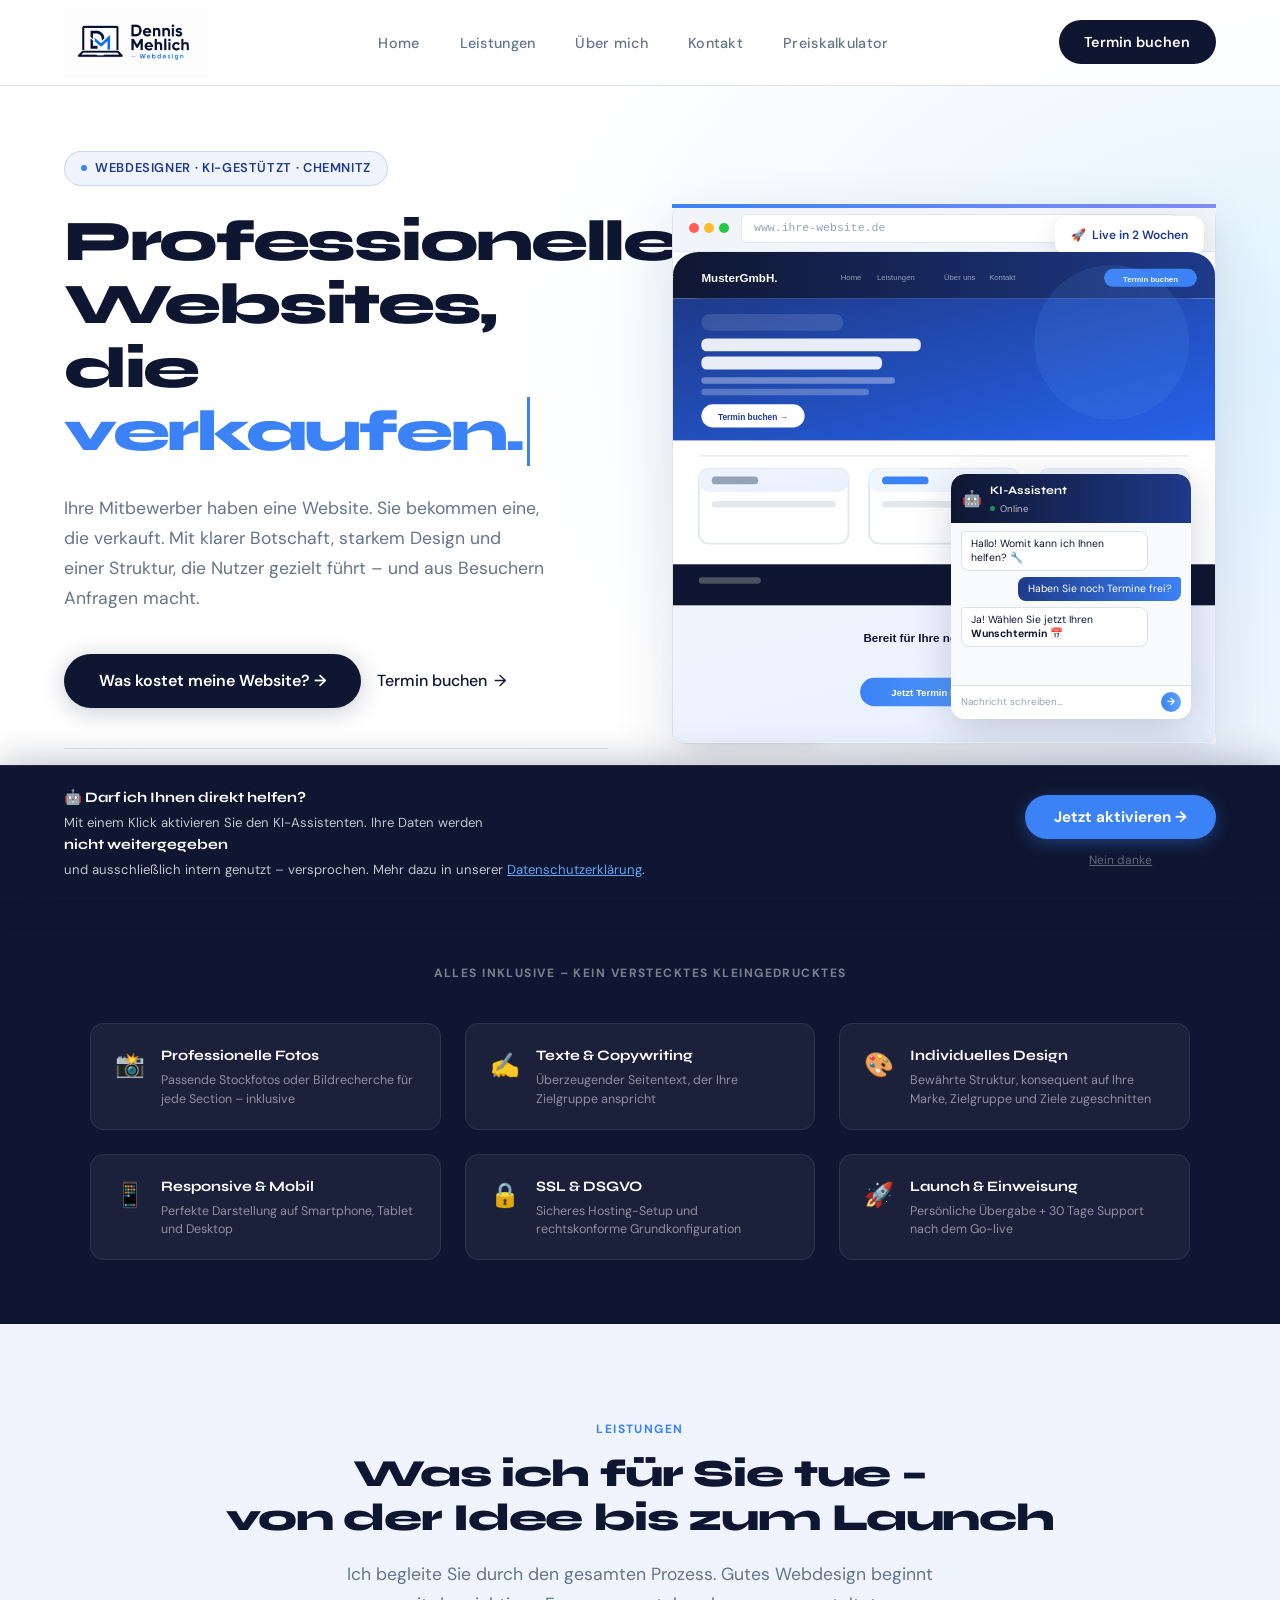
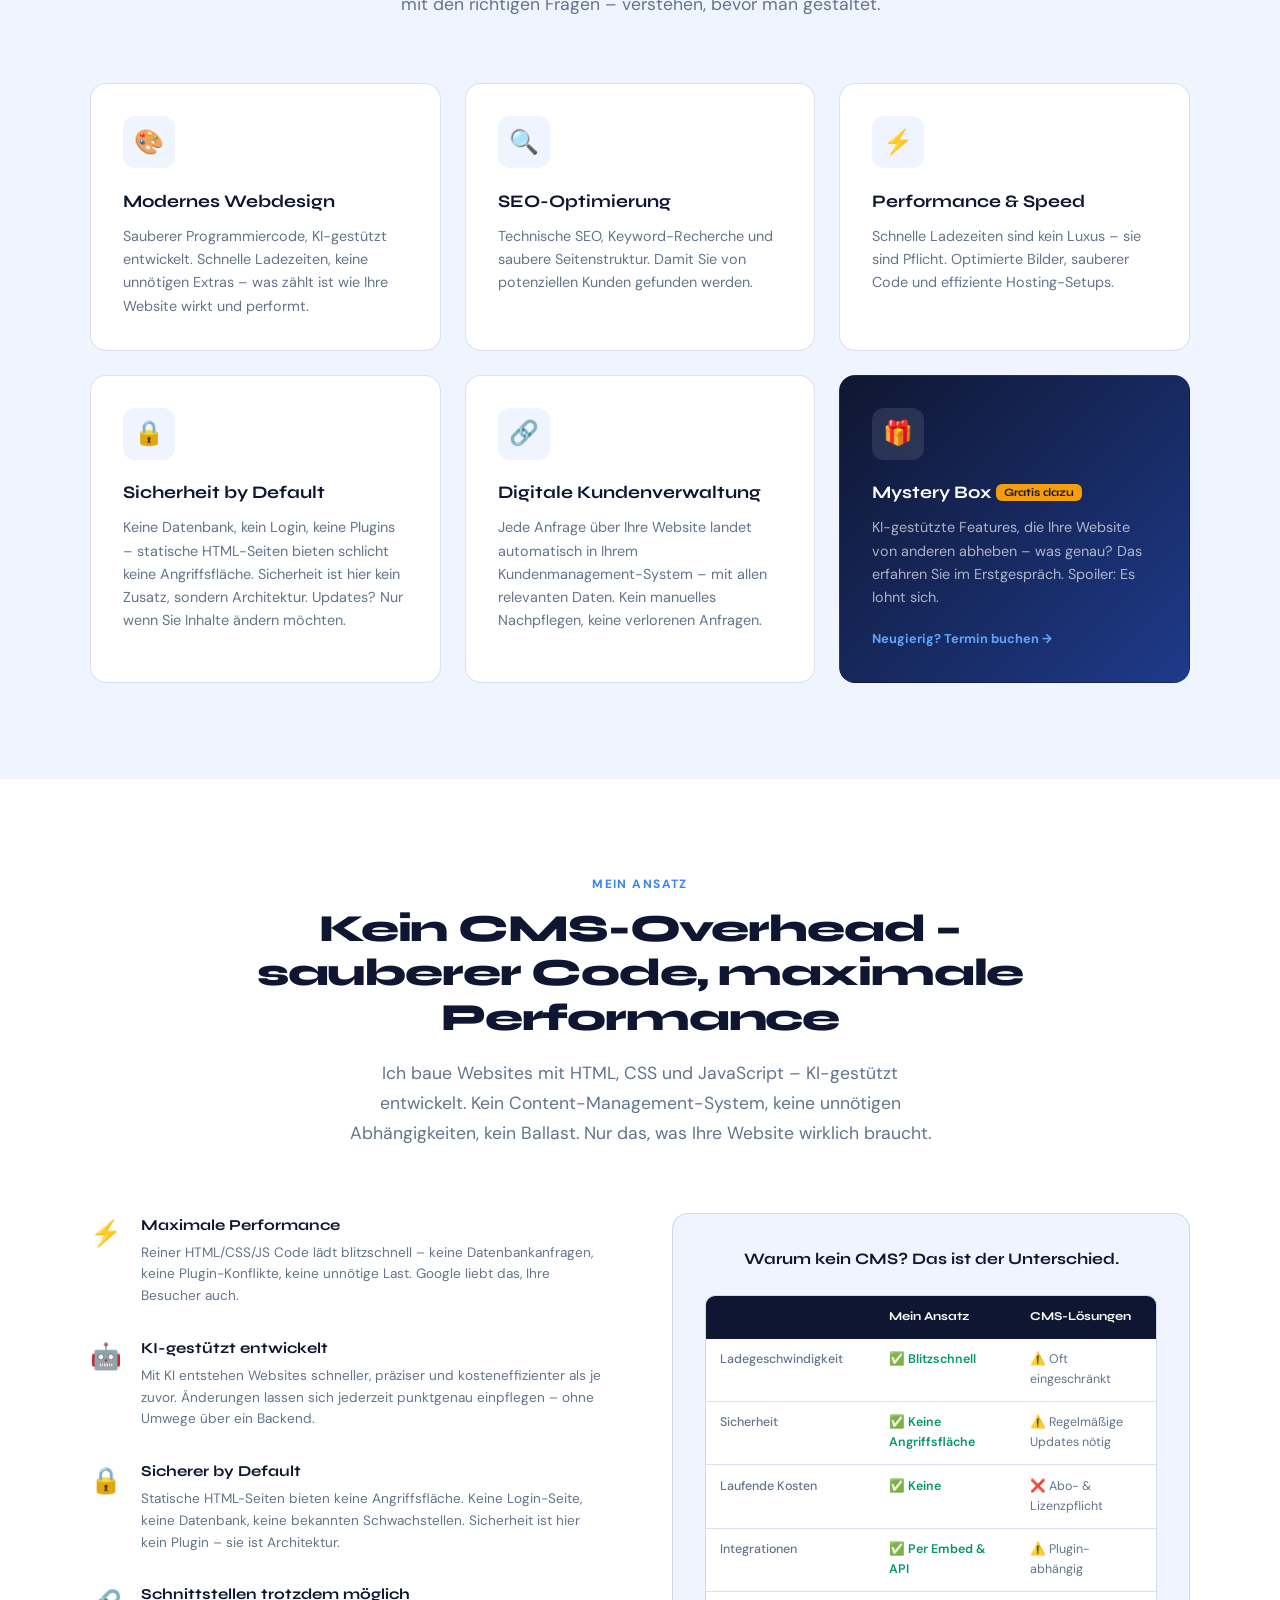
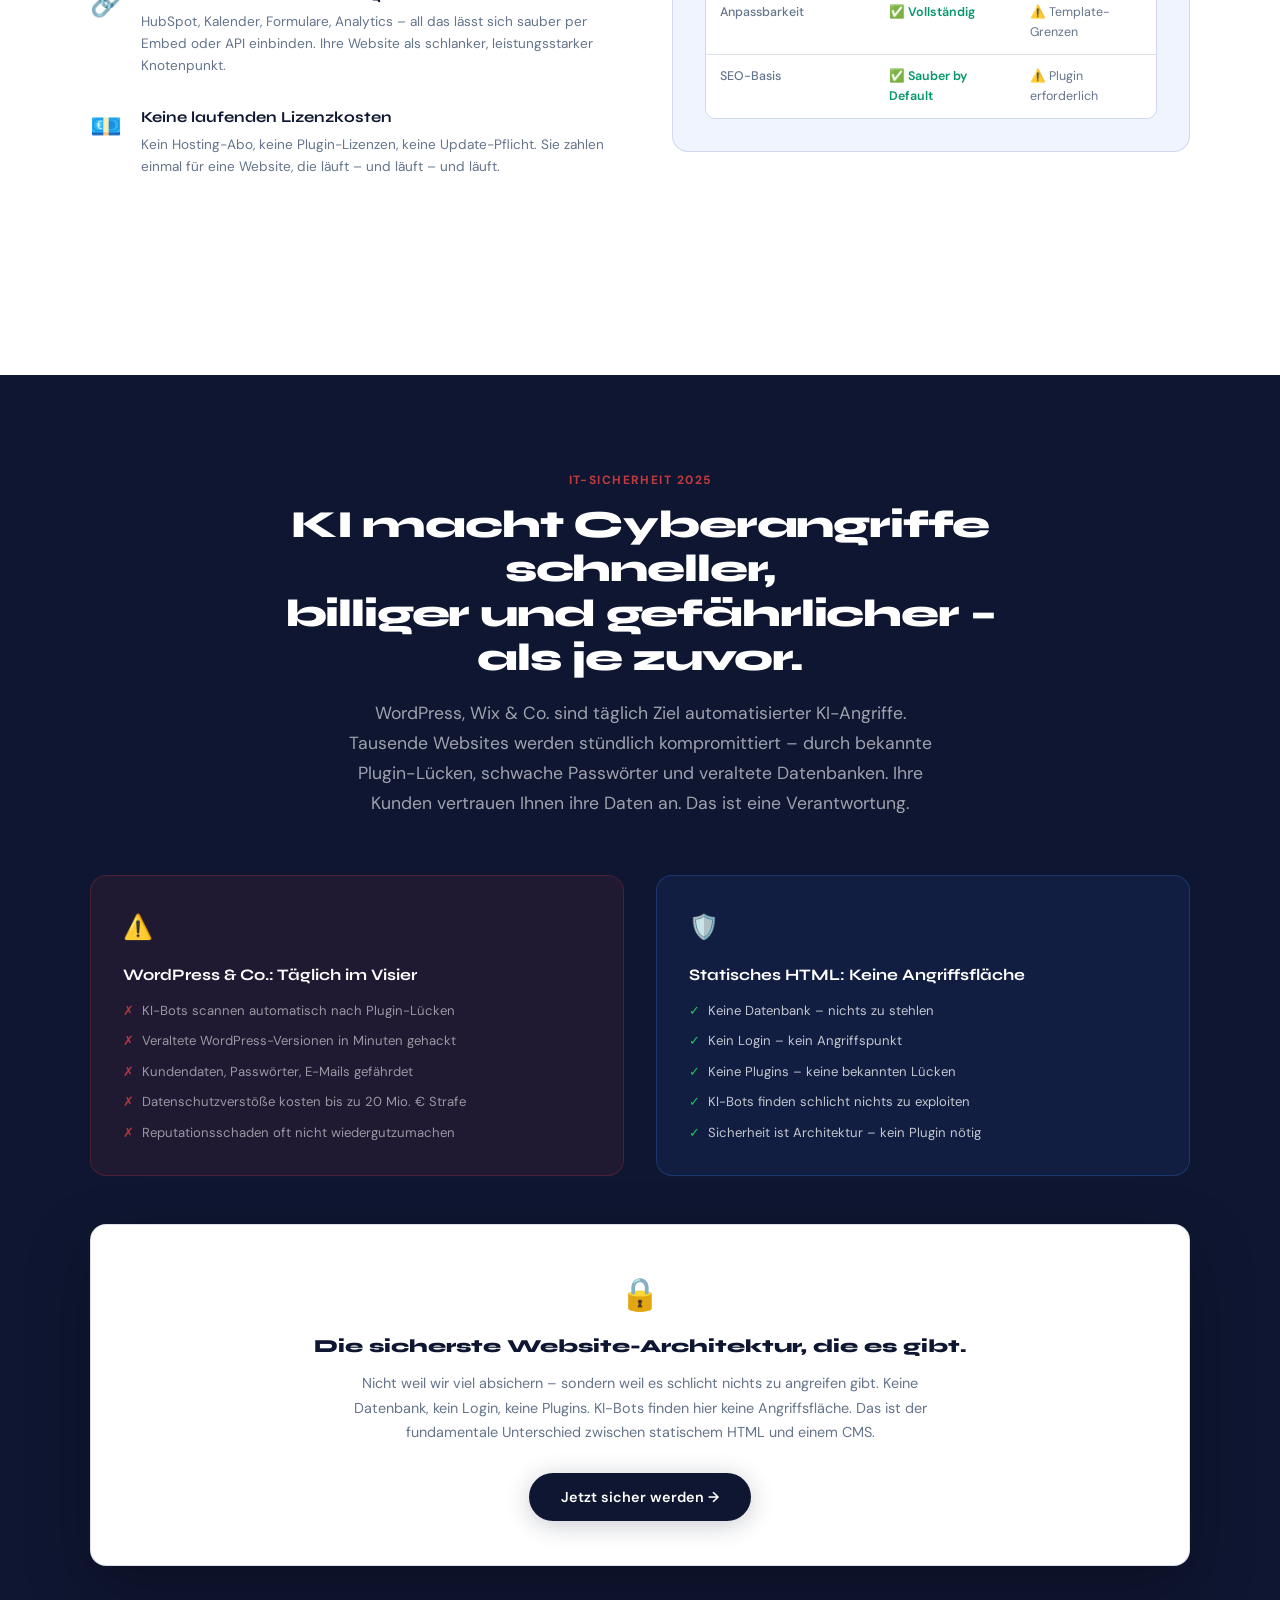
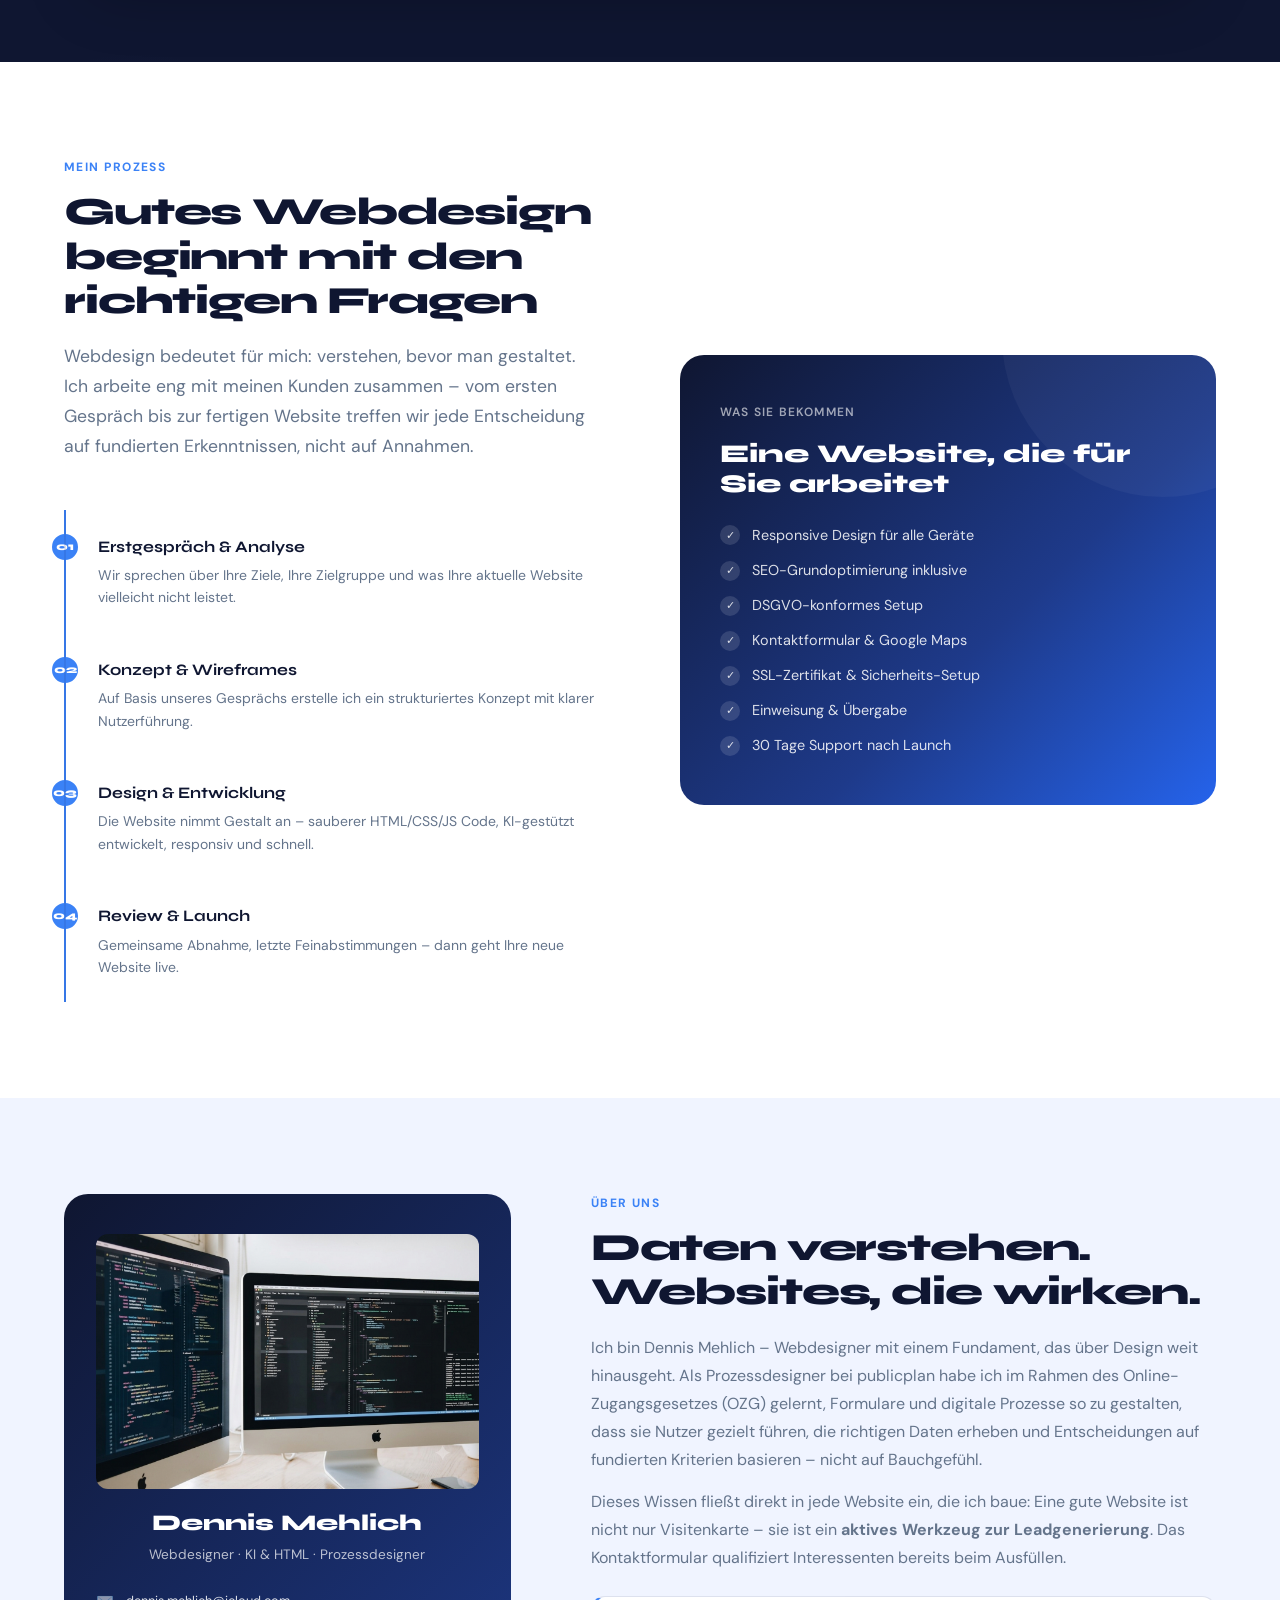
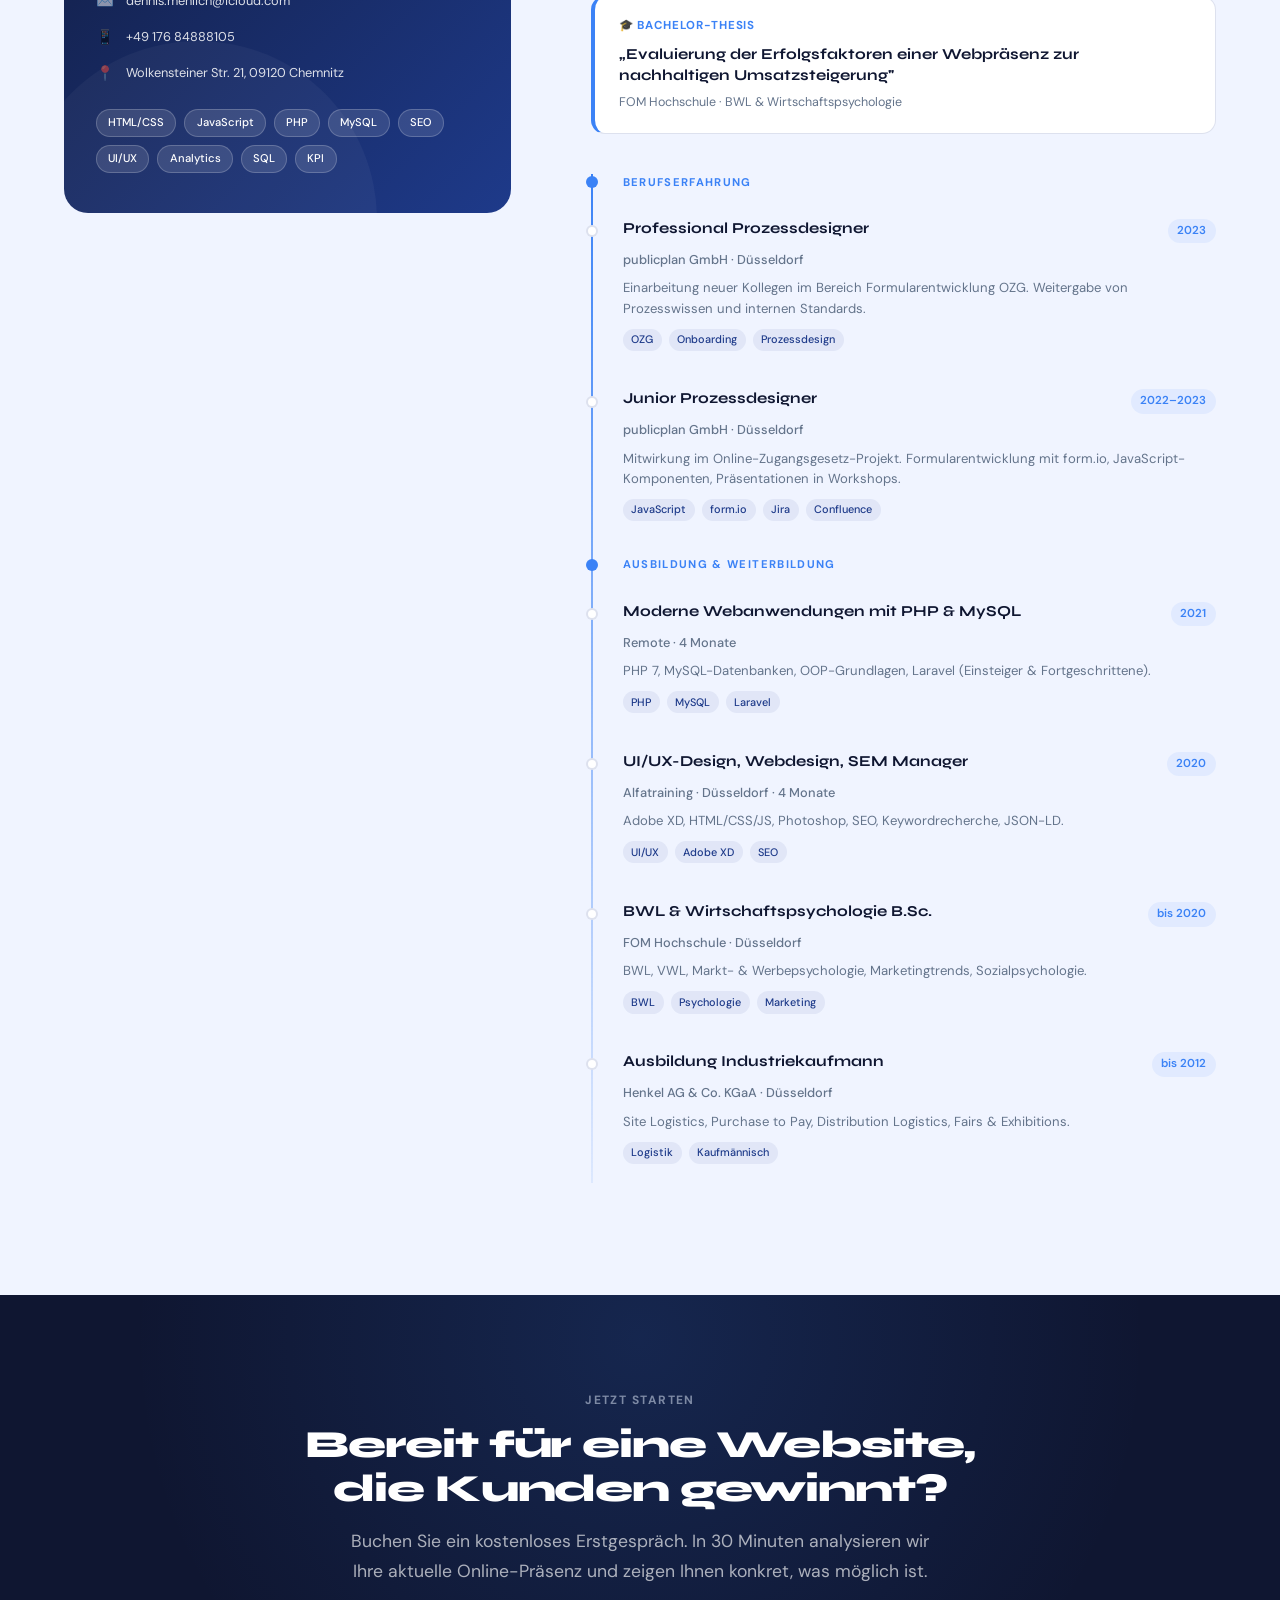
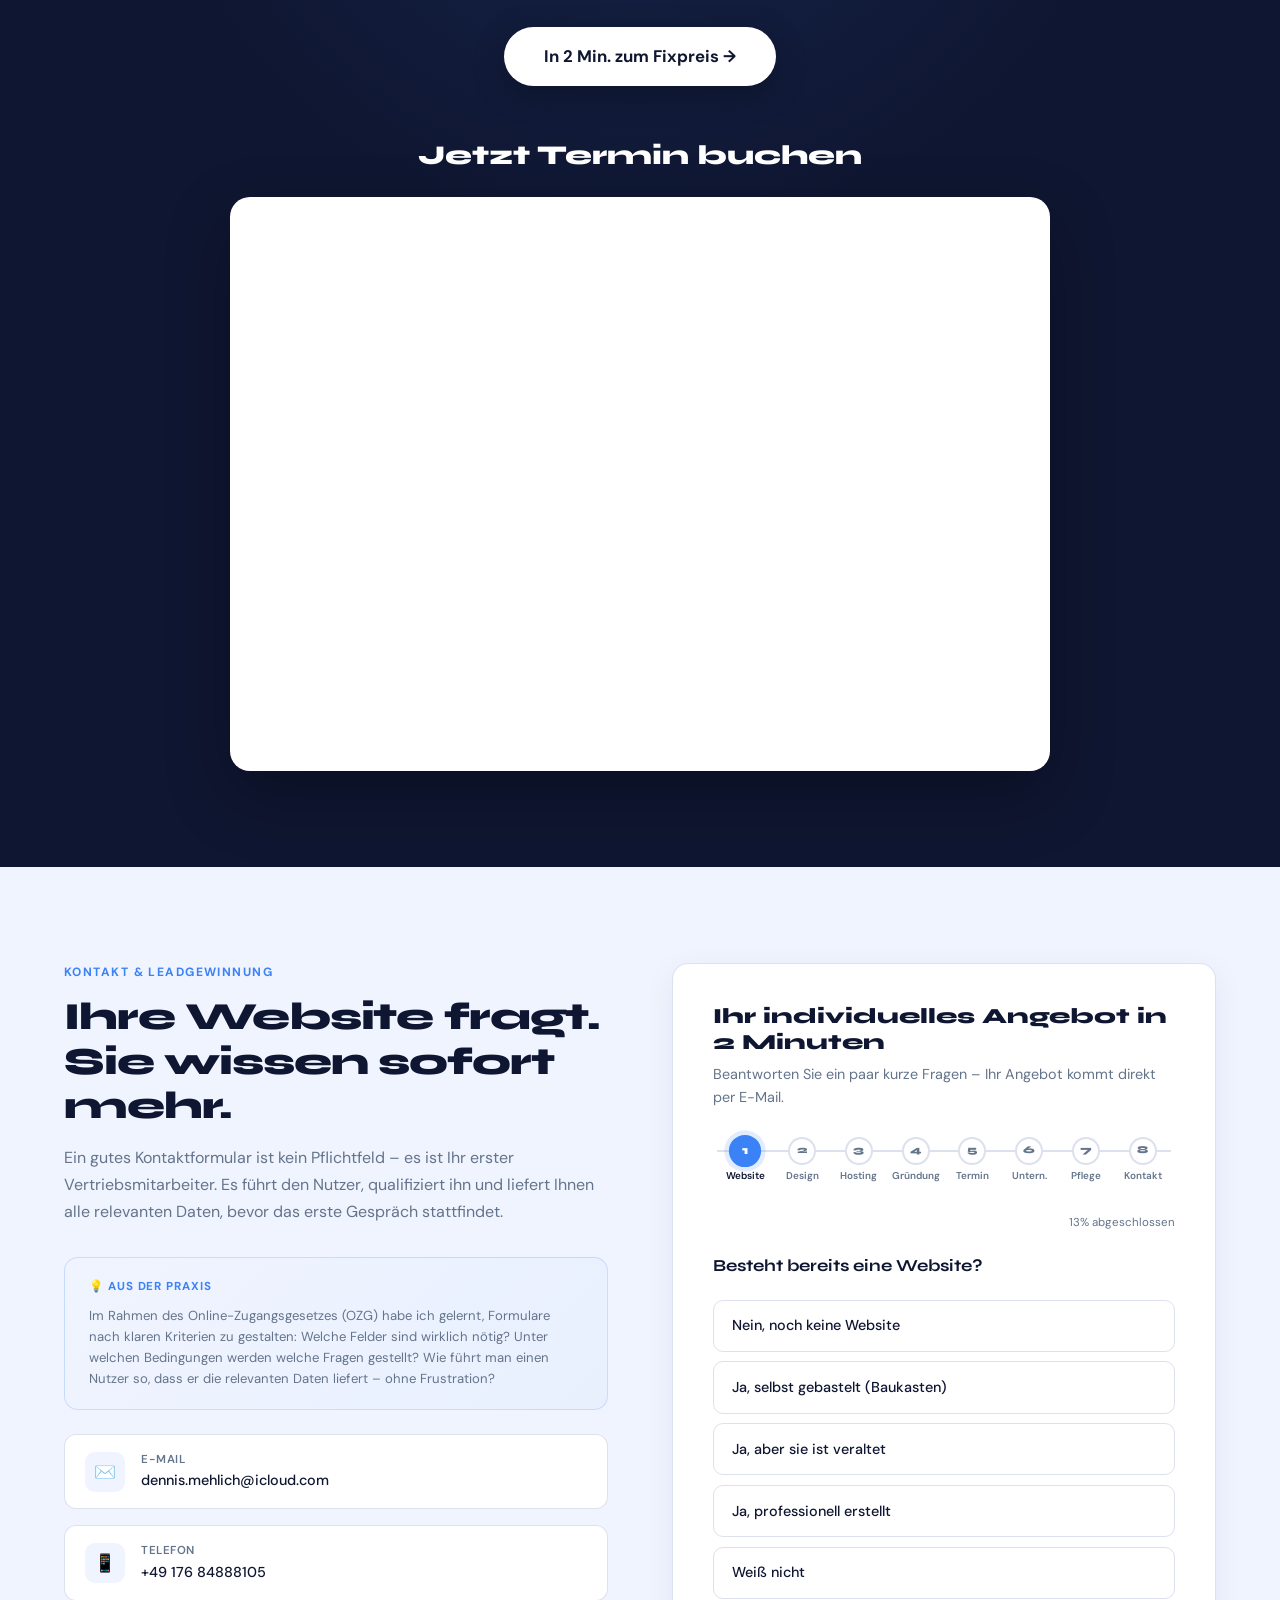
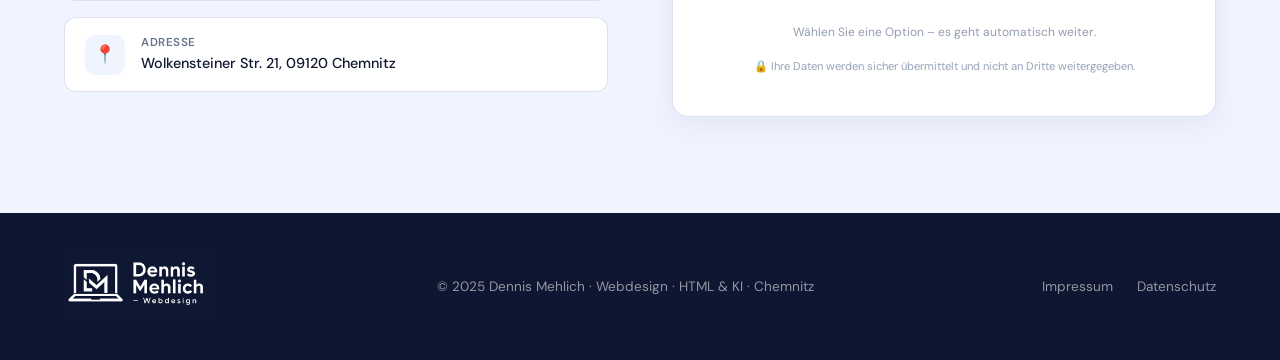
<file: index.html>
<!DOCTYPE html>
<html lang="de">
<head>
<meta charset="UTF-8">
<meta name="viewport" content="width=device-width, initial-scale=1.0">
<title>Dennis Mehlich – Professionelle Websites mit HTML & KI</title>
<meta name="description" content="Webdesigner aus Chemnitz. KI-gestützte Websites mit HTML, CSS & JS. Keine CMS-Overhead, maximale Performance.">
<link rel="preconnect" href="https://fonts.googleapis.com">
<link href="https://fonts.googleapis.com/css2?family=Syne:wght@400;600;700;800&family=DM+Sans:ital,wght@0,300;0,400;0,500;1,300&display=swap" rel="stylesheet">
<script>
  if (localStorage.getItem('cookie-consent')) {
    document.documentElement.style.setProperty('--cookie-display', 'none');
  }
</script>
<link rel="stylesheet" href="css/style.css">
<script src="content/content.js"></script>
</head>
<body>

<!-- ─── NAV (shared, injected by js/nav.js) ─── -->
<div id="site-nav"></div>
<script src="js/nav.js"></script>

<!-- ─── HERO ─── -->
<section id="hero">
  <div class="hero-content">
    <div class="hero-badge">Webdesigner · KI-gestützt · Chemnitz</div>
    <h1 id="hero-heading">Professionelle Websites,<br><span class="typed-text-line">die <em class="typed-text"></em></span></h1>
    <p class="hero-sub">Ihre Mitbewerber haben eine Website. Sie bekommen eine, die verkauft. Mit klarer Botschaft, starkem Design und einer Struktur, die Nutzer gezielt führt – und aus Besuchern Anfragen macht.</p>
    <div class="hero-actions">
      <a href="preiskalkulator.html" class="btn-primary">Was kostet meine Website? →</a>
      <a href="#termin" class="btn-ghost">Termin buchen</a>
    </div>
    <!-- Trust-Slider (statt der früheren Statistik) -->
    <div class="ticker-wrap hero-ticker">
      <div class="ticker-track">
        <!-- Erste Runde -->
        <div class="ticker-item"><span>✅</span> Keine Jahresverträge</div>
        <div class="ticker-sep"></div>
        <div class="ticker-item"><span>📅</span> Monatlich kündbar</div>
        <div class="ticker-sep"></div>
        <div class="ticker-item"><span>🚀</span> Live in 2 Wochen</div>
        <div class="ticker-sep"></div>
        <div class="ticker-item"><span>📱</span> Mobile-First</div>
        <div class="ticker-sep"></div>
        <div class="ticker-item"><span>🔒</span> DSGVO-konform</div>
        <div class="ticker-sep"></div>
        <div class="ticker-item"><span>⚡</span> Blitzschnelle Ladezeiten</div>
        <div class="ticker-sep"></div>
        <div class="ticker-item"><span>🤖</span> KI-gestützt entwickelt</div>
        <div class="ticker-sep"></div>
        <div class="ticker-item"><span>📈</span> SEO-optimiert</div>
        <div class="ticker-sep"></div>
        <!-- Zweite Runde (nahtlose Schleife) -->
        <div class="ticker-item"><span>✅</span> Keine Jahresverträge</div>
        <div class="ticker-sep"></div>
        <div class="ticker-item"><span>📅</span> Monatlich kündbar</div>
        <div class="ticker-sep"></div>
        <div class="ticker-item"><span>🚀</span> Live in 2 Wochen</div>
        <div class="ticker-sep"></div>
        <div class="ticker-item"><span>📱</span> Mobile-First</div>
        <div class="ticker-sep"></div>
        <div class="ticker-item"><span>🔒</span> DSGVO-konform</div>
        <div class="ticker-sep"></div>
        <div class="ticker-item"><span>⚡</span> Blitzschnelle Ladezeiten</div>
        <div class="ticker-sep"></div>
        <div class="ticker-item"><span>🤖</span> KI-gestützt entwickelt</div>
        <div class="ticker-sep"></div>
        <div class="ticker-item"><span>📈</span> SEO-optimiert</div>
        <div class="ticker-sep"></div>
      </div>
    </div>
  </div>
  <div class="hero-visual">
    <div class="hero-card">
      <div class="float-badge badge-1"><span>🚀</span> Live in 2 Wochen</div>
      <div class="float-badge badge-2"><span>✅</span> SEO-optimiert</div>
      <div class="browser-frame">
        <div class="browser-chrome">
          <div class="browser-dots">
            <span class="bdot bdot-r"></span>
            <span class="bdot bdot-y"></span>
            <span class="bdot bdot-g"></span>
          </div>
          <div class="browser-url-bar">www.ihre-website.de</div>
          <span style="color:#94a3b8;font-size:0.7rem;">↻</span>
        </div>
        <div class="browser-content">
          <svg viewBox="0 0 420 380" xmlns="http://www.w3.org/2000/svg" style="width:100%;height:auto;display:block;">
            <defs>
              <linearGradient id="gNav" x1="0" y1="0" x2="1" y2="0"><stop offset="0%" stop-color="#0f1631"/><stop offset="100%" stop-color="#1e3a8a"/></linearGradient>
              <linearGradient id="gHero" x1="0" y1="0" x2="1" y2="1"><stop offset="0%" stop-color="#1e3a8a"/><stop offset="100%" stop-color="#2563eb"/></linearGradient>
              <linearGradient id="gBtn" x1="0" y1="0" x2="1" y2="0"><stop offset="0%" stop-color="#3b82f6"/><stop offset="100%" stop-color="#60a5fa"/></linearGradient>
              <linearGradient id="gLight" x1="0" y1="0" x2="1" y2="1"><stop offset="0%" stop-color="#f0f4ff"/><stop offset="100%" stop-color="#e8f0fe"/></linearGradient>
            </defs>
            <rect width="420" height="380" rx="20" fill="white"/>
            <rect x="0" y="0" width="420" height="36" rx="20" fill="url(#gNav)"/>
            <rect x="0" y="20" width="420" height="16" fill="url(#gNav)"/>
            <text x="22" y="23" font-family="sans-serif" font-size="9" font-weight="800" fill="white">MusterGmbH.</text>
            <text x="130" y="22" font-family="sans-serif" font-size="6" fill="rgba(255,255,255,0.55)">Home</text>
            <text x="158" y="22" font-family="sans-serif" font-size="6" fill="rgba(255,255,255,0.55)">Leistungen</text>
            <text x="210" y="22" font-family="sans-serif" font-size="6" fill="rgba(255,255,255,0.55)">Über uns</text>
            <text x="245" y="22" font-family="sans-serif" font-size="6" fill="rgba(255,255,255,0.55)">Kontakt</text>
            <rect x="334" y="13" width="72" height="14" rx="7" fill="#3b82f6"/>
            <text x="370" y="23" text-anchor="middle" font-family="sans-serif" font-size="6" font-weight="700" fill="white">Termin buchen</text>
            <rect x="0" y="36" width="420" height="110" fill="url(#gHero)"/>
            <circle cx="340" cy="70" r="60" fill="rgba(96,165,250,0.12)"/>
            <rect x="22" y="48" width="110" height="13" rx="6.5" fill="rgba(255,255,255,0.12)"/>
            <rect x="22" y="67" width="170" height="10" rx="4" fill="rgba(255,255,255,0.9)"/>
            <rect x="22" y="81" width="140" height="10" rx="4" fill="rgba(255,255,255,0.9)"/>
            <rect x="22" y="97" width="150" height="5" rx="2.5" fill="rgba(255,255,255,0.35)"/>
            <rect x="22" y="106" width="130" height="5" rx="2.5" fill="rgba(255,255,255,0.25)"/>
            <rect x="22" y="118" width="80" height="18" rx="9" fill="white"/>
            <text x="62" y="130" text-anchor="middle" font-family="sans-serif" font-size="6.5" font-weight="700" fill="#1e3a8a">Termin buchen →</text>
            <line x1="20" y1="158" x2="400" y2="158" stroke="#e2e8f0" stroke-width="1"/>
            <rect x="20" y="168" width="116" height="58" rx="8" fill="white" stroke="#e2e8f0" stroke-width="1.5"/>
            <rect x="20" y="168" width="116" height="18" rx="8" fill="url(#gLight)"/>
            <rect x="30" y="174" width="36" height="6" rx="3" fill="#94a3b8"/>
            <rect x="30" y="193" width="96" height="5" rx="2.5" fill="#e2e8f0"/>
            <rect x="152" y="168" width="116" height="58" rx="8" fill="white" stroke="#e2e8f0" stroke-width="1.5"/>
            <rect x="152" y="168" width="116" height="18" rx="8" fill="#eff6ff"/>
            <rect x="162" y="174" width="36" height="6" rx="3" fill="#3b82f6"/>
            <rect x="162" y="193" width="96" height="5" rx="2.5" fill="#e2e8f0"/>
            <rect x="284" y="168" width="116" height="58" rx="8" fill="white" stroke="#e2e8f0" stroke-width="1.5"/>
            <rect x="284" y="168" width="116" height="18" rx="8" fill="url(#gLight)"/>
            <rect x="294" y="174" width="36" height="6" rx="3" fill="#94a3b8"/>
            <rect x="294" y="193" width="96" height="5" rx="2.5" fill="#e2e8f0"/>
            <rect x="0" y="242" width="420" height="32" fill="#0f1631"/>
            <rect x="20" y="252" width="48" height="5" rx="2.5" fill="rgba(255,255,255,0.25)"/>
            <rect x="0" y="274" width="420" height="106" fill="url(#gLight)"/>
            <text x="210" y="302" text-anchor="middle" font-family="sans-serif" font-size="9" font-weight="800" fill="#0f1631">Bereit für Ihre neue Website?</text>
            <rect x="145" y="330" width="130" height="22" rx="11" fill="url(#gBtn)"/>
            <text x="210" y="344" text-anchor="middle" font-family="sans-serif" font-size="7.5" font-weight="700" fill="white">Jetzt Termin buchen →</text>
          </svg>
          <div class="chatbot-wrap">
            <div class="curtain curtain-left"></div>
            <div class="curtain curtain-right"></div>
            <div class="chatbot-window">
              <div class="chatbot-header">
                <div class="chatbot-avatar">🤖</div>
                <div>
                  <div class="chatbot-name">KI-Assistent</div>
                  <div class="chatbot-status"><span class="chatbot-dot"></span> Online</div>
                </div>
              </div>
              <div class="chatbot-messages">
                <div class="chatbot-msg bot">Hallo! Womit kann ich Ihnen helfen? 🔧</div>
                <div class="chatbot-msg user">Haben Sie noch Termine frei?</div>
                <div class="chatbot-msg bot typing">Ja! Wählen Sie jetzt Ihren <strong>Wunschtermin</strong> 📅</div>
              </div>
              <div class="chatbot-input-bar">
                <div class="chatbot-input-mock">Nachricht schreiben…</div>
                <div class="chatbot-send">→</div>
              </div>
            </div>
          </div>
        </div>
      </div>
    </div>
  </div>
</section>

<!-- ─── INKLUSIVE ─── -->
<section id="inklusive">
  <div class="inkl-label reveal">Alles inklusive – kein verstecktes Kleingedrucktes</div>
  <div class="inkl-grid reveal">
    <div class="inkl-item"><span class="inkl-icon">📸</span><div><div class="inkl-title">Professionelle Fotos</div><div class="inkl-desc">Passende Stockfotos oder Bildrecherche für jede Section – inklusive</div></div></div>
    <div class="inkl-item"><span class="inkl-icon">✍️</span><div><div class="inkl-title">Texte & Copywriting</div><div class="inkl-desc">Überzeugender Seitentext, der Ihre Zielgruppe anspricht</div></div></div>
    <div class="inkl-item"><span class="inkl-icon">🎨</span><div><div class="inkl-title">Individuelles Design</div><div class="inkl-desc">Bewährte Struktur, konsequent auf Ihre Marke, Zielgruppe und Ziele zugeschnitten</div></div></div>
    <div class="inkl-item"><span class="inkl-icon">📱</span><div><div class="inkl-title">Responsive & Mobil</div><div class="inkl-desc">Perfekte Darstellung auf Smartphone, Tablet und Desktop</div></div></div>
    <div class="inkl-item"><span class="inkl-icon">🔒</span><div><div class="inkl-title">SSL & DSGVO</div><div class="inkl-desc">Sicheres Hosting-Setup und rechtskonforme Grundkonfiguration</div></div></div>
    <div class="inkl-item"><span class="inkl-icon">🚀</span><div><div class="inkl-title">Launch & Einweisung</div><div class="inkl-desc">Persönliche Übergabe + 30 Tage Support nach dem Go-live</div></div></div>
  </div>
</section>

<!-- ─── LEISTUNGEN ─── -->
<section id="leistungen">
  <div class="services-header reveal">
    <div class="section-label">Leistungen</div>
    <h2>Was ich für Sie tue –<br>von der Idee bis zum Launch</h2>
    <p class="section-lead">Ich begleite Sie durch den gesamten Prozess. Gutes Webdesign beginnt mit den richtigen Fragen – verstehen, bevor man gestaltet.</p>
  </div>
  <div class="services-grid">
    <div class="service-card reveal"><div class="service-icon">🎨</div><h3>Modernes Webdesign</h3><p>Sauberer Programmiercode, KI-gestützt entwickelt. Schnelle Ladezeiten, keine unnötigen Extras – was zählt ist wie Ihre Website wirkt und performt.</p></div>
    <div class="service-card reveal"><div class="service-icon">🔍</div><h3>SEO-Optimierung</h3><p>Technische SEO, Keyword-Recherche und saubere Seitenstruktur. Damit Sie von potenziellen Kunden gefunden werden.</p></div>
    <div class="service-card reveal"><div class="service-icon">⚡</div><h3>Performance & Speed</h3><p>Schnelle Ladezeiten sind kein Luxus – sie sind Pflicht. Optimierte Bilder, sauberer Code und effiziente Hosting-Setups.</p></div>
    <div class="service-card reveal"><div class="service-icon">🔒</div><h3>Sicherheit by Default</h3><p>Keine Datenbank, kein Login, keine Plugins – statische HTML-Seiten bieten schlicht keine Angriffsfläche. Sicherheit ist hier kein Zusatz, sondern Architektur. Updates? Nur wenn Sie Inhalte ändern möchten.</p></div>
    <div class="service-card reveal"><div class="service-icon">🔗</div><h3>Digitale Kundenverwaltung</h3><p>Jede Anfrage über Ihre Website landet automatisch in Ihrem Kundenmanagement-System – mit allen relevanten Daten. Kein manuelles Nachpflegen, keine verlorenen Anfragen.</p></div>
    <div class="service-card dark reveal"><div class="service-icon">🎁</div><h3>Mystery Box <span style="font-size:0.7rem;font-weight:700;background:#f59e0b;color:#1a1a2e;border-radius:6px;padding:2px 8px;vertical-align:middle;">Gratis dazu</span></h3><p>KI-gestützte Features, die Ihre Website von anderen abheben – was genau? Das erfahren Sie im Erstgespräch. Spoiler: Es lohnt sich.</p><div style="margin-top:1rem;"><a href="javascript:void(0)" onclick="openTermin()" style="font-size:0.8rem;font-weight:700;color:#60a5fa;text-decoration:none;">Neugierig? Termin buchen →</a></div></div>
  </div>
</section>

<!-- ─── MEIN ANSATZ (kein CMS) ─── -->
<section id="warum-wordpress">
  <div class="wp-header reveal">
    <div class="section-label">Mein Ansatz</div>
    <h2>Kein CMS-Overhead –<br>sauberer Code, maximale Performance</h2>
    <p class="section-lead">Ich baue Websites mit HTML, CSS und JavaScript – KI-gestützt entwickelt. Kein Content-Management-System, keine unnötigen Abhängigkeiten, kein Ballast. Nur das, was Ihre Website wirklich braucht.</p>
  </div>
  <div class="wp-layout">
    <div class="wp-reasons">
      <div class="wp-reason reveal"><div class="wp-reason-icon">⚡</div><div><div class="wp-reason-title">Maximale Performance</div><div class="wp-reason-text">Reiner HTML/CSS/JS Code lädt blitzschnell – keine Datenbankanfragen, keine Plugin-Konflikte, keine unnötige Last. Google liebt das, Ihre Besucher auch.</div></div></div>
      <div class="wp-reason reveal"><div class="wp-reason-icon">🤖</div><div><div class="wp-reason-title">KI-gestützt entwickelt</div><div class="wp-reason-text">Mit KI entstehen Websites schneller, präziser und kosteneffizienter als je zuvor. Änderungen lassen sich jederzeit punktgenau einpflegen – ohne Umwege über ein Backend.</div></div></div>
      <div class="wp-reason reveal"><div class="wp-reason-icon">🔒</div><div><div class="wp-reason-title">Sicherer by Default</div><div class="wp-reason-text">Statische HTML-Seiten bieten keine Angriffsfläche. Keine Login-Seite, keine Datenbank, keine bekannten Schwachstellen. Sicherheit ist hier kein Plugin – sie ist Architektur.</div></div></div>
      <div class="wp-reason reveal"><div class="wp-reason-icon">🔗</div><div><div class="wp-reason-title">Schnittstellen trotzdem möglich</div><div class="wp-reason-text">HubSpot, Kalender, Formulare, Analytics – all das lässt sich sauber per Embed oder API einbinden. Ihre Website als schlanker, leistungsstarker Knotenpunkt.</div></div></div>
      <div class="wp-reason reveal"><div class="wp-reason-icon">💶</div><div><div class="wp-reason-title">Keine laufenden Lizenzkosten</div><div class="wp-reason-text">Kein Hosting-Abo, keine Plugin-Lizenzen, keine Update-Pflicht. Sie zahlen einmal für eine Website, die läuft – und läuft – und läuft.</div></div></div>
      <div class="wp-reason reveal"><div class="wp-reason-icon">📈</div><div><div class="wp-reason-title">SEO-technisch sauber</div><div class="wp-reason-text">Semantisch korrekter Code, schnelle Ladezeiten und klare Struktur sind die beste SEO-Grundlage, die es gibt – ohne ein einziges Plugin.</div></div></div>
    </div>
    <div class="wp-vs reveal">
      <div class="wp-vs-title">Warum kein CMS? Das ist der Unterschied.</div>
      <div class="wp-vs-table">
        <div class="wp-vs-row wp-vs-head"><div></div><div class="wp-col-wp">Mein Ansatz</div><div class="wp-col-other">CMS-Lösungen</div></div>
        <div class="wp-vs-row"><div class="wp-vs-feature">Ladegeschwindigkeit</div><div class="wp-col-wp">✅ Blitzschnell</div><div class="wp-col-other">⚠️ Oft eingeschränkt</div></div>
        <div class="wp-vs-row"><div class="wp-vs-feature">Sicherheit</div><div class="wp-col-wp">✅ Keine Angriffsfläche</div><div class="wp-col-other">⚠️ Regelmäßige Updates nötig</div></div>
        <div class="wp-vs-row"><div class="wp-vs-feature">Laufende Kosten</div><div class="wp-col-wp">✅ Keine</div><div class="wp-col-other">❌ Abo- &amp; Lizenzpflicht</div></div>
        <div class="wp-vs-row"><div class="wp-vs-feature">Integrationen</div><div class="wp-col-wp">✅ Per Embed &amp; API</div><div class="wp-col-other">⚠️ Plugin-abhängig</div></div>
        <div class="wp-vs-row"><div class="wp-vs-feature">Anpassbarkeit</div><div class="wp-col-wp">✅ Vollständig</div><div class="wp-col-other">⚠️ Template-Grenzen</div></div>
        <div class="wp-vs-row"><div class="wp-vs-feature">SEO-Basis</div><div class="wp-col-wp">✅ Sauber by Default</div><div class="wp-col-other">⚠️ Plugin erforderlich</div></div>
      </div>
    </div>
  </div>
</section>

<!-- ─── SECURITY SECTION ─── -->
<section id="security" style="background:var(--navy);padding:6rem 5%;position:relative;overflow:hidden;">
  <div style="position:absolute;top:-40%;right:-10%;width:500px;height:500px;border-radius:50%;background:radial-gradient(circle,rgba(239,68,68,0.08) 0%,transparent 70%);pointer-events:none;"></div>
  <div style="position:absolute;bottom:-30%;left:-5%;width:400px;height:400px;border-radius:50%;background:radial-gradient(circle,rgba(59,130,246,0.1) 0%,transparent 70%);pointer-events:none;"></div>
  <div style="max-width:1100px;margin:0 auto;position:relative;z-index:1;">
    <div style="text-align:center;margin-bottom:3.5rem;">
      <div class="section-label reveal" style="color:rgba(239,68,68,0.8);">IT-Sicherheit 2025</div>
      <h2 class="reveal" style="color:white;max-width:750px;margin:0 auto 1.2rem;">KI macht Cyberangriffe schneller,<br>billiger und gefährlicher – als je zuvor.</h2>
      <p class="section-lead reveal" style="color:rgba(255,255,255,0.6);margin:0 auto;">WordPress, Wix & Co. sind täglich Ziel automatisierter KI-Angriffe. Tausende Websites werden stündlich kompromittiert – durch bekannte Plugin-Lücken, schwache Passwörter und veraltete Datenbanken. Ihre Kunden vertrauen Ihnen ihre Daten an. Das ist eine Verantwortung.</p>
    </div>
    <div style="display:grid;grid-template-columns:1fr 1fr;gap:2rem;margin-bottom:3rem;">
      <div class="reveal" style="background:rgba(239,68,68,0.08);border:1px solid rgba(239,68,68,0.2);border-radius:16px;padding:2rem;">
        <div style="font-size:1.5rem;margin-bottom:1rem;">⚠️</div>
        <div style="font-family:'Syne',sans-serif;font-size:1rem;font-weight:700;color:white;margin-bottom:0.75rem;">WordPress & Co.: Täglich im Visier</div>
        <ul style="list-style:none;display:flex;flex-direction:column;gap:0.6rem;">
          <li style="font-size:0.82rem;color:rgba(255,255,255,0.55);display:flex;gap:0.5rem;"><span style="color:rgba(239,68,68,0.7);flex-shrink:0;">✗</span>KI-Bots scannen automatisch nach Plugin-Lücken</li>
          <li style="font-size:0.82rem;color:rgba(255,255,255,0.55);display:flex;gap:0.5rem;"><span style="color:rgba(239,68,68,0.7);flex-shrink:0;">✗</span>Veraltete WordPress-Versionen in Minuten gehackt</li>
          <li style="font-size:0.82rem;color:rgba(255,255,255,0.55);display:flex;gap:0.5rem;"><span style="color:rgba(239,68,68,0.7);flex-shrink:0;">✗</span>Kundendaten, Passwörter, E-Mails gefährdet</li>
          <li style="font-size:0.82rem;color:rgba(255,255,255,0.55);display:flex;gap:0.5rem;"><span style="color:rgba(239,68,68,0.7);flex-shrink:0;">✗</span>Datenschutzverstöße kosten bis zu 20 Mio. € Strafe</li>
          <li style="font-size:0.82rem;color:rgba(255,255,255,0.55);display:flex;gap:0.5rem;"><span style="color:rgba(239,68,68,0.7);flex-shrink:0;">✗</span>Reputationsschaden oft nicht wiedergutzumachen</li>
        </ul>
      </div>
      <div class="reveal" style="background:rgba(59,130,246,0.08);border:1px solid rgba(59,130,246,0.25);border-radius:16px;padding:2rem;">
        <div style="font-size:1.5rem;margin-bottom:1rem;">🛡️</div>
        <div style="font-family:'Syne',sans-serif;font-size:1rem;font-weight:700;color:white;margin-bottom:0.75rem;">Statisches HTML: Keine Angriffsfläche</div>
        <ul style="list-style:none;display:flex;flex-direction:column;gap:0.6rem;">
          <li style="font-size:0.82rem;color:rgba(255,255,255,0.75);display:flex;gap:0.5rem;"><span style="color:#22c55e;flex-shrink:0;">✓</span>Keine Datenbank – nichts zu stehlen</li>
          <li style="font-size:0.82rem;color:rgba(255,255,255,0.75);display:flex;gap:0.5rem;"><span style="color:#22c55e;flex-shrink:0;">✓</span>Kein Login – kein Angriffspunkt</li>
          <li style="font-size:0.82rem;color:rgba(255,255,255,0.75);display:flex;gap:0.5rem;"><span style="color:#22c55e;flex-shrink:0;">✓</span>Keine Plugins – keine bekannten Lücken</li>
          <li style="font-size:0.82rem;color:rgba(255,255,255,0.75);display:flex;gap:0.5rem;"><span style="color:#22c55e;flex-shrink:0;">✓</span>KI-Bots finden schlicht nichts zu exploiten</li>
          <li style="font-size:0.82rem;color:rgba(255,255,255,0.75);display:flex;gap:0.5rem;"><span style="color:#22c55e;flex-shrink:0;">✓</span>Sicherheit ist Architektur – kein Plugin nötig</li>
        </ul>
      </div>
    </div>
    <div class="reveal" style="background:#ffffff;border:1px solid var(--border);border-radius:16px;padding:2.75rem 2rem;text-align:center;box-shadow:0 24px 64px rgba(0,0,0,0.28);">
      <div style="font-size:2rem;margin-bottom:0.75rem;">🔒</div>
      <div style="font-family:'Syne',sans-serif;font-size:1.15rem;font-weight:800;color:var(--navy);margin-bottom:0.6rem;">Die sicherste Website-Architektur, die es gibt.</div>
      <div style="font-size:0.9rem;color:var(--gray);max-width:600px;margin:0 auto 1.75rem;line-height:1.7;">Nicht weil wir viel absichern – sondern weil es schlicht nichts zu angreifen gibt. Keine Datenbank, kein Login, keine Plugins. KI-Bots finden hier keine Angriffsfläche. Das ist der fundamentale Unterschied zwischen statischem HTML und einem CMS.</div>
      <a href="#termin" class="btn-primary" style="font-size:0.9rem;padding:0.8rem 2rem;">Jetzt sicher werden →</a>
    </div>
  </div>
</section>

<!-- ─── PROZESS ─── -->
<section id="prozess">
  <div class="process-layout">
    <div>
      <div class="section-label reveal">Mein Prozess</div>
      <h2 class="reveal">Gutes Webdesign beginnt mit den richtigen Fragen</h2>
      <p class="section-lead reveal">Webdesign bedeutet für mich: verstehen, bevor man gestaltet. Ich arbeite eng mit meinen Kunden zusammen – vom ersten Gespräch bis zur fertigen Website treffen wir jede Entscheidung auf fundierten Erkenntnissen, nicht auf Annahmen.</p>
      <div class="process-steps" style="margin-top:3rem;">
        <div class="process-step reveal"><div class="step-num">01</div><div class="step-content"><h3>Erstgespräch & Analyse</h3><p>Wir sprechen über Ihre Ziele, Ihre Zielgruppe und was Ihre aktuelle Website vielleicht nicht leistet.</p></div></div>
        <div class="process-step reveal"><div class="step-num">02</div><div class="step-content"><h3>Konzept & Wireframes</h3><p>Auf Basis unseres Gesprächs erstelle ich ein strukturiertes Konzept mit klarer Nutzerführung.</p></div></div>
        <div class="process-step reveal"><div class="step-num">03</div><div class="step-content"><h3>Design & Entwicklung</h3><p>Die Website nimmt Gestalt an – sauberer HTML/CSS/JS Code, KI-gestützt entwickelt, responsiv und schnell.</p></div></div>
        <div class="process-step reveal"><div class="step-num">04</div><div class="step-content"><h3>Review & Launch</h3><p>Gemeinsame Abnahme, letzte Feinabstimmungen – dann geht Ihre neue Website live.</p></div></div>
      </div>
    </div>
    <div class="process-visual reveal">
      <div class="pv-label">Was Sie bekommen</div>
      <div class="pv-title">Eine Website, die für Sie arbeitet</div>
      <ul class="pv-list">
        <li>Responsive Design für alle Geräte</li>
        <li>SEO-Grundoptimierung inklusive</li>
        <li>DSGVO-konformes Setup</li>
        <li>Kontaktformular & Google Maps</li>
        <li>SSL-Zertifikat & Sicherheits-Setup</li>
        <li>Einweisung & Übergabe</li>
        <li>30 Tage Support nach Launch</li>
      </ul>
    </div>
  </div>
</section>

<!-- ─── ÜBER MICH ─── -->
<section id="ueber-mich">
  <div class="about-layout">
    <div class="about-portrait">
      <div class="portrait-box">
        <img src="images/monitor.png" alt="Dennis Mehlich – Webentwicklung" style="width:100%;border-radius:12px;margin-bottom:1rem;display:block;">
        <div class="portrait-name">Dennis Mehlich</div>
        <div class="portrait-role">Webdesigner · KI & HTML · Prozessdesigner</div>
        <ul class="contact-list">
          <li><span class="icon">✉️</span><a href="mailto:dennis.mehlich@icloud.com">dennis.mehlich@icloud.com</a></li>
          <li><span class="icon">📱</span><a href="tel:+4917684888105">+49 176 84888105</a></li>
          <li><span class="icon">📍</span>Wolkensteiner Str. 21, 09120 Chemnitz</li>
        </ul>
        <div class="skills-grid">
          <span class="skill-tag">HTML/CSS</span><span class="skill-tag">JavaScript</span><span class="skill-tag">PHP</span>
          <span class="skill-tag">MySQL</span><span class="skill-tag">SEO</span><span class="skill-tag">UI/UX</span>
          <span class="skill-tag">Analytics</span><span class="skill-tag">SQL</span><span class="skill-tag">KPI</span>
        </div>
      </div>
    </div>
    <div class="about-timeline">
      <div class="timeline-intro reveal">
        <div class="section-label">Über uns</div>
        <h2>Daten verstehen.<br>Websites, die wirken.</h2>
        <p>Ich bin Dennis Mehlich – Webdesigner mit einem Fundament, das über Design weit hinausgeht. Als Prozessdesigner bei publicplan habe ich im Rahmen des Online-Zugangsgesetzes (OZG) gelernt, Formulare und digitale Prozesse so zu gestalten, dass sie Nutzer gezielt führen, die richtigen Daten erheben und Entscheidungen auf fundierten Kriterien basieren – nicht auf Bauchgefühl.</p>
        <p style="margin-top:0.9rem;">Dieses Wissen fließt direkt in jede Website ein, die ich baue: Eine gute Website ist nicht nur Visitenkarte – sie ist ein <strong>aktives Werkzeug zur Leadgenerierung</strong>. Das Kontaktformular qualifiziert Interessenten bereits beim Ausfüllen.</p>
        <div class="thesis-box reveal">
          <div class="thesis-label">🎓 Bachelor-Thesis</div>
          <div class="thesis-title">„Evaluierung der Erfolgsfaktoren einer Webpräsenz zur nachhaltigen Umsatzsteigerung"</div>
          <div class="thesis-sub">FOM Hochschule · BWL & Wirtschaftspsychologie</div>
        </div>
      </div>
      <div class="timeline">
        <div class="timeline-group reveal">
          <div class="timeline-group-label">Berufserfahrung</div>
          <div class="timeline-item"><div class="timeline-header"><div class="timeline-title">Professional Prozessdesigner</div><div class="timeline-period">2023</div></div><div class="timeline-company">publicplan GmbH · Düsseldorf</div><div class="timeline-desc">Einarbeitung neuer Kollegen im Bereich Formularentwicklung OZG. Weitergabe von Prozesswissen und internen Standards.</div><div class="timeline-tags"><span class="timeline-tag">OZG</span><span class="timeline-tag">Onboarding</span><span class="timeline-tag">Prozessdesign</span></div></div>
          <div class="timeline-item"><div class="timeline-header"><div class="timeline-title">Junior Prozessdesigner</div><div class="timeline-period">2022–2023</div></div><div class="timeline-company">publicplan GmbH · Düsseldorf</div><div class="timeline-desc">Mitwirkung im Online-Zugangsgesetz-Projekt. Formularentwicklung mit form.io, JavaScript-Komponenten, Präsentationen in Workshops.</div><div class="timeline-tags"><span class="timeline-tag">JavaScript</span><span class="timeline-tag">form.io</span><span class="timeline-tag">Jira</span><span class="timeline-tag">Confluence</span></div></div>
        </div>
        <div class="timeline-group reveal">
          <div class="timeline-group-label">Ausbildung & Weiterbildung</div>
          <div class="timeline-item"><div class="timeline-header"><div class="timeline-title">Moderne Webanwendungen mit PHP & MySQL</div><div class="timeline-period">2021</div></div><div class="timeline-company">Remote · 4 Monate</div><div class="timeline-desc">PHP 7, MySQL-Datenbanken, OOP-Grundlagen, Laravel (Einsteiger & Fortgeschrittene).</div><div class="timeline-tags"><span class="timeline-tag">PHP</span><span class="timeline-tag">MySQL</span><span class="timeline-tag">Laravel</span></div></div>
          <div class="timeline-item"><div class="timeline-header"><div class="timeline-title">UI/UX-Design, Webdesign, SEM Manager</div><div class="timeline-period">2020</div></div><div class="timeline-company">Alfatraining · Düsseldorf · 4 Monate</div><div class="timeline-desc">Adobe XD, HTML/CSS/JS, Photoshop, SEO, Keywordrecherche, JSON-LD.</div><div class="timeline-tags"><span class="timeline-tag">UI/UX</span><span class="timeline-tag">Adobe XD</span><span class="timeline-tag">SEO</span></div></div>
          <div class="timeline-item"><div class="timeline-header"><div class="timeline-title">BWL & Wirtschaftspsychologie B.Sc.</div><div class="timeline-period">bis 2020</div></div><div class="timeline-company">FOM Hochschule · Düsseldorf</div><div class="timeline-desc">BWL, VWL, Markt- & Werbepsychologie, Marketingtrends, Sozialpsychologie.</div><div class="timeline-tags"><span class="timeline-tag">BWL</span><span class="timeline-tag">Psychologie</span><span class="timeline-tag">Marketing</span></div></div>
          <div class="timeline-item"><div class="timeline-header"><div class="timeline-title">Ausbildung Industriekaufmann</div><div class="timeline-period">bis 2012</div></div><div class="timeline-company">Henkel AG & Co. KGaA · Düsseldorf</div><div class="timeline-desc">Site Logistics, Purchase to Pay, Distribution Logistics, Fairs & Exhibitions.</div><div class="timeline-tags"><span class="timeline-tag">Logistik</span><span class="timeline-tag">Kaufmännisch</span></div></div>
        </div>
      </div>
    </div>
  </div>
</section>

<!-- ─── CTA ─── -->
<section id="termin">
  <div class="section-label" style="color:rgba(255,255,255,0.5);">Jetzt starten</div>
  <h2>Bereit für eine Website,<br>die Kunden gewinnt?</h2>
  <p class="section-lead">Buchen Sie ein kostenloses Erstgespräch. In 30 Minuten analysieren wir Ihre aktuelle Online-Präsenz und zeigen Ihnen konkret, was möglich ist.</p>
  <div style="display:flex;gap:1rem;justify-content:center;flex-wrap:wrap;">
    <a href="preiskalkulator.html" class="btn-white">In 2 Min. zum Fixpreis →</a>
  </div>
  <h3 class="termin-cal-title">Jetzt Termin buchen</h3>
  <div class="termin-cal-wrap">
    <iframe src="https://meetings-eu1.hubspot.com/dennis-mehlich?uuid=6a966d76-33a2-4c9f-b2b3-6f720aaadf22&embed=true" title="Termin buchen – Dennis Mehlich" style="width:100%;height:550px;border:0;display:block;" loading="lazy"></iframe>
  </div>
</section>

<!-- ─── KONTAKT ─── -->
<section id="kontakt">
  <div class="contact-layout">
    <div class="contact-info">
      <div class="section-label reveal">Kontakt & Leadgewinnung</div>
      <h2 class="reveal">Ihre Website fragt.<br>Sie wissen sofort mehr.</h2>
      <p class="reveal">Ein gutes Kontaktformular ist kein Pflichtfeld – es ist Ihr erster Vertriebsmitarbeiter. Es führt den Nutzer, qualifiziert ihn und liefert Ihnen alle relevanten Daten, bevor das erste Gespräch stattfindet.</p>
      <div class="ozg-box reveal">
        <div class="ozg-label">💡 Aus der Praxis</div>
        <div class="ozg-text">Im Rahmen des Online-Zugangsgesetzes (OZG) habe ich gelernt, Formulare nach klaren Kriterien zu gestalten: Welche Felder sind wirklich nötig? Unter welchen Bedingungen werden welche Fragen gestellt? Wie führt man einen Nutzer so, dass er die relevanten Daten liefert – ohne Frustration?</div>
      </div>
      <div class="contact-items" style="margin-top:1.5rem;">
        <div class="contact-item reveal"><div class="ci-icon">✉️</div><div><div class="ci-label">E-Mail</div><div class="ci-value"><a href="mailto:dennis.mehlich@icloud.com">dennis.mehlich@icloud.com</a></div></div></div>
        <div class="contact-item reveal"><div class="ci-icon">📱</div><div><div class="ci-label">Telefon</div><div class="ci-value"><a href="tel:+4917684888105">+49 176 84888105</a></div></div></div>
        <div class="contact-item reveal"><div class="ci-icon">📍</div><div><div class="ci-label">Adresse</div><div class="ci-value">Wolkensteiner Str. 21, 09120 Chemnitz</div></div></div>
      </div>
    </div>
    <div class="contact-form-box reveal">

      <!-- Formular-Überschrift -->
      <div class="msf-form-head">
        <h3>Ihr individuelles Angebot in 2 Minuten</h3>
        <p>Beantworten Sie ein paar kurze Fragen – Ihr Angebot kommt direkt per E-Mail.</p>
      </div>

      <!-- Fortschrittsbalken -->
      <div class="msf-progress-wrap" id="msf-progress-wrap">
        <div class="msf-progress-fill" id="msf-progress-fill"></div>
        <div class="msf-progress-step" id="msf-step-1">
          <div class="msf-dot"><span class="msf-dot-num">1</span></div>
          <div class="msf-dot-label">Website</div>
        </div>
        <div class="msf-progress-step" id="msf-step-2">
          <div class="msf-dot"><span class="msf-dot-num">2</span></div>
          <div class="msf-dot-label">Design</div>
        </div>
        <div class="msf-progress-step" id="msf-step-3">
          <div class="msf-dot"><span class="msf-dot-num">3</span></div>
          <div class="msf-dot-label">Hosting</div>
        </div>
        <div class="msf-progress-step" id="msf-step-4">
          <div class="msf-dot"><span class="msf-dot-num">4</span></div>
          <div class="msf-dot-label">Gründung</div>
        </div>
        <div class="msf-progress-step" id="msf-step-5">
          <div class="msf-dot"><span class="msf-dot-num">5</span></div>
          <div class="msf-dot-label">Termin</div>
        </div>
        <div class="msf-progress-step" id="msf-step-6">
          <div class="msf-dot"><span class="msf-dot-num">6</span></div>
          <div class="msf-dot-label">Untern.</div>
        </div>
        <div class="msf-progress-step" id="msf-step-7">
          <div class="msf-dot"><span class="msf-dot-num">7</span></div>
          <div class="msf-dot-label">Pflege</div>
        </div>
        <div class="msf-progress-step" id="msf-step-8">
          <div class="msf-dot"><span class="msf-dot-num">8</span></div>
          <div class="msf-dot-label">Kontakt</div>
        </div>
      </div>
      <div class="msf-progress-label"><span id="msf-progress-pct">12%</span> abgeschlossen</div>


      <!-- Schritt 1: Website vorhanden -->
      <div class="msf-page active" data-page="1">
        <div class="msf-question">Besteht bereits eine Website?</div>
        <div class="msf-options">
          <label class="msf-radio"><input type="radio" name="website_vorhanden" value="Nein, noch keine Website"><span>Nein, noch keine Website</span></label>
          <label class="msf-radio"><input type="radio" name="website_vorhanden" value="Ja, selbst gebastelt (Baukasten)"><span>Ja, selbst gebastelt (Baukasten)</span></label>
          <label class="msf-radio"><input type="radio" name="website_vorhanden" value="Ja, aber sie ist veraltet"><span>Ja, aber sie ist veraltet</span></label>
          <label class="msf-radio"><input type="radio" name="website_vorhanden" value="Ja, professionell erstellt"><span>Ja, professionell erstellt</span></label>
          <label class="msf-radio"><input type="radio" name="website_vorhanden" value="Weiß nicht"><span>Weiß nicht</span></label>
        </div>
        <div class="msf-hint">Wählen Sie eine Option – es geht automatisch weiter.</div>
      </div>

      <!-- Schritt 2: Designvorlage -->
      <div class="msf-page" data-page="2">
        <div class="msf-question">Besteht eine Designvorlage?</div>
        <div class="msf-options">
          <label class="msf-radio"><input type="radio" name="designvorlage" value="Ja"><span>Ja</span></label>
          <label class="msf-radio"><input type="radio" name="designvorlage" value="Nein"><span>Nein</span></label>
          <label class="msf-radio"><input type="radio" name="designvorlage" value="Weiß nicht"><span>Weiß nicht</span></label>
        </div>
        <div class="msf-hint">Wählen Sie eine Option – es geht automatisch weiter.</div>
        <div class="msf-nav"><button class="msf-btn-back" onclick="msfBack(2)">← Zurück</button></div>
      </div>

      <!-- Schritt 3: Domain & Hosting -->
      <div class="msf-page" data-page="3">
        <div class="msf-question">Ist ein Domain- und Hosting-Paket vorhanden?</div>
        <div class="msf-options">
          <label class="msf-radio"><input type="radio" name="domain_und_hosting" value="Ja"><span>Ja</span></label>
          <label class="msf-radio"><input type="radio" name="domain_und_hosting" value="Nein"><span>Nein</span></label>
          <label class="msf-radio"><input type="radio" name="domain_und_hosting" value="Weiß nicht"><span>Weiß nicht</span></label>
        </div>
        <div class="msf-hint">Wählen Sie eine Option – es geht automatisch weiter.</div>
        <div class="msf-nav"><button class="msf-btn-back" onclick="msfBack(3)">← Zurück</button></div>
      </div>

      <!-- Schritt 4: Unternehmensgründung -->
      <div class="msf-page" data-page="4">
        <div class="msf-question">Wann wurde das Unternehmen gegründet?</div>
        <div class="msf-options">
          <label class="msf-radio"><input type="radio" name="unternehmensgrundung" value="Geplante Gründung in der Zukunft"><span>Geplante Gründung in der Zukunft</span></label>
          <label class="msf-radio"><input type="radio" name="unternehmensgrundung" value="Unternehmen in jünger als 6 Monate"><span>Jünger als 6 Monate</span></label>
          <label class="msf-radio"><input type="radio" name="unternehmensgrundung" value="Unternehmen ist älter als 6 Monate"><span>Älter als 6 Monate</span></label>
          <label class="msf-radio"><input type="radio" name="unternehmensgrundung" value="Sonstige"><span>Sonstige</span></label>
        </div>
        <div class="msf-hint">Wählen Sie eine Option – es geht automatisch weiter.</div>
        <div class="msf-nav"><button class="msf-btn-back" onclick="msfBack(4)">← Zurück</button></div>
      </div>

      <!-- Schritt 5: Fertigstellung -->
      <div class="msf-page" data-page="5">
        <div class="msf-question">Wann soll die Website fertiggestellt werden?</div>
        <div class="msf-options">
          <label class="msf-radio"><input type="radio" name="fertigstellung" value="So schnell wie möglich"><span>So schnell wie möglich</span></label>
          <label class="msf-radio"><input type="radio" name="fertigstellung" value="In 4–6 Wochen"><span>In 4–6 Wochen</span></label>
          <label class="msf-radio"><input type="radio" name="fertigstellung" value="In 2–3 Monaten"><span>In 2–3 Monaten</span></label>
          <label class="msf-radio"><input type="radio" name="fertigstellung" value="Egal"><span>Egal</span></label>
        </div>
        <div class="msf-hint">Wählen Sie eine Option – es geht automatisch weiter.</div>
        <div class="msf-nav"><button class="msf-btn-back" onclick="msfBack(5)">← Zurück</button></div>
      </div>

      <!-- Schritt 6: Unternehmensart -->
      <div class="msf-page" data-page="6">
        <div class="msf-question">Was beschreibt Ihr Unternehmen am besten?</div>
        <div class="msf-contact-fields">
          <div class="msf-field">
            <label>Unternehmensart *</label>
            <input type="text" id="msf-unternehmensart" placeholder="z. B. Handwerk, Beratung, Online-Shop …">
          </div>
        </div>
        <div class="msf-nav">
          <button class="msf-btn-back" onclick="msfBack(6)">← Zurück</button>
          <button class="msf-btn-next" onclick="msfNextText(6, 'msf-unternehmensart')">Weiter →</button>
        </div>
      </div>

      <!-- Schritt 7: Website Pflege -->
      <div class="msf-page" data-page="7">
        <div class="msf-question">Wer soll die Website pflegen?</div>
        <div class="msf-options">
          <label class="msf-radio"><input type="radio" name="website_pflege" value="Agentur"><span>Agentur</span></label>
          <label class="msf-radio"><input type="radio" name="website_pflege" value="Eigenständig"><span>Eigenständig</span></label>
          <label class="msf-radio"><input type="radio" name="website_pflege" value="Weiß ich noch nicht"><span>Weiß ich noch nicht</span></label>
        </div>
        <div class="msf-hint">Wählen Sie eine Option – es geht automatisch weiter.</div>
        <div class="msf-nav"><button class="msf-btn-back" onclick="msfBack(7)">← Zurück</button></div>
      </div>

      <!-- Schritt 8: Kontaktdaten -->
      <div class="msf-page" data-page="8">
        <div class="msf-question">Wie können wir Sie erreichen?</div>
        <div class="msf-contact-fields">
          <div class="msf-field-row">
            <div class="msf-field"><label>Vorname *</label><input type="text" id="msf-firstname" placeholder="Max"></div>
            <div class="msf-field"><label>Nachname *</label><input type="text" id="msf-lastname" placeholder="Mustermann"></div>
          </div>
          <div class="msf-field"><label>E-Mail *</label><input type="email" id="msf-email" placeholder="max@beispiel.de"></div>
          <div class="msf-field"><label>Telefon *</label><input type="tel" id="msf-phone" placeholder="+49 176 …"></div>
        </div>
        <div id="msf-error" class="msf-error" style="display:none;">Bitte füllen Sie alle Pflichtfelder aus.</div>
        <div class="msf-nav">
          <button class="msf-btn-back" onclick="msfBack(8)">← Zurück</button>
          <button class="msf-btn-submit" onclick="msfSubmit()">Absenden →</button>
        </div>
      </div>

      <!-- Erfolgsmeldung -->
      <div class="msf-page" data-page="9">
        <div class="msf-success">
          <div class="msf-success-icon">✅</div>
          <div class="msf-success-title">Vielen Dank!</div>
          <p>Ihre Anfrage ist eingegangen. Ich melde mich in Kürze bei Ihnen.</p>
        </div>
      </div>

      <p style="font-size:0.7rem;color:#94a3b8;text-align:center;margin-top:1rem;">🔒 Ihre Daten werden sicher übermittelt und nicht an Dritte weitergegeben.</p>
    </div>

  </div>
</section>

<!-- ─── FOOTER ─── -->
<footer>
  <div class="footer-logo">
    <img src="images/logo_footer.png" alt="Dennis Mehlich">
  </div>
  <div>© 2025 Dennis Mehlich · Webdesign · HTML &amp; KI · Chemnitz</div>
  <div style="display:flex;gap:1.5rem;">
    <a href="impressum.html">Impressum</a>
    <a href="datenschutz.html">Datenschutz</a>
  </div>
</footer>

<!-- ─── TERMIN OVERLAY ─── -->
<div id="termin-overlay">
  <div class="overlay-inner">
    <button class="overlay-close" onclick="closeTermin()">✕</button>
    <div class="overlay-label">Kostenloses Erstgespräch</div>
    <div class="overlay-title">Termin buchen</div>
    <div id="hs-overlay-form">
      <!-- Fortschrittsbalken -->
      <div class="msf-progress-wrap" id="ov-progress-wrap">
        <div class="msf-progress-fill" id="ov-progress-fill"></div>
        <div class="msf-progress-step" id="ov-step-1">
          <div class="msf-dot"><span class="msf-dot-num">1</span></div>
          <div class="msf-dot-label">Website</div>
        </div>
        <div class="msf-progress-step" id="ov-step-2">
          <div class="msf-dot"><span class="msf-dot-num">2</span></div>
          <div class="msf-dot-label">Design</div>
        </div>
        <div class="msf-progress-step" id="ov-step-3">
          <div class="msf-dot"><span class="msf-dot-num">3</span></div>
          <div class="msf-dot-label">Hosting</div>
        </div>
        <div class="msf-progress-step" id="ov-step-4">
          <div class="msf-dot"><span class="msf-dot-num">4</span></div>
          <div class="msf-dot-label">Gründung</div>
        </div>
        <div class="msf-progress-step" id="ov-step-5">
          <div class="msf-dot"><span class="msf-dot-num">5</span></div>
          <div class="msf-dot-label">Termin</div>
        </div>
        <div class="msf-progress-step" id="ov-step-6">
          <div class="msf-dot"><span class="msf-dot-num">6</span></div>
          <div class="msf-dot-label">Untern.</div>
        </div>
        <div class="msf-progress-step" id="ov-step-7">
          <div class="msf-dot"><span class="msf-dot-num">7</span></div>
          <div class="msf-dot-label">Pflege</div>
        </div>
        <div class="msf-progress-step" id="ov-step-8">
          <div class="msf-dot"><span class="msf-dot-num">8</span></div>
          <div class="msf-dot-label">Kontakt</div>
        </div>
      </div>
      <div class="msf-progress-label"><span id="ov-progress-pct">12%</span> abgeschlossen</div>


      <div class="msf-page active" data-page="1">
        <div class="msf-question">Besteht bereits eine Website?</div>
        <div class="msf-options">
          <label class="msf-radio"><input type="radio" name="ov_website_vorhanden" value="Nein, noch keine Website"><span>Nein, noch keine Website</span></label>
          <label class="msf-radio"><input type="radio" name="ov_website_vorhanden" value="Ja, selbst gebastelt (Baukasten)"><span>Ja, selbst gebastelt (Baukasten)</span></label>
          <label class="msf-radio"><input type="radio" name="ov_website_vorhanden" value="Ja, aber sie ist veraltet"><span>Ja, aber sie ist veraltet</span></label>
          <label class="msf-radio"><input type="radio" name="ov_website_vorhanden" value="Ja, professionell erstellt"><span>Ja, professionell erstellt</span></label>
          <label class="msf-radio"><input type="radio" name="ov_website_vorhanden" value="Weiß nicht"><span>Weiß nicht</span></label>
        </div>
        <div class="msf-hint">Wählen Sie eine Option – es geht automatisch weiter.</div>
      </div>
      <div class="msf-page" data-page="2">
        <div class="msf-question">Besteht eine Designvorlage?</div>
        <div class="msf-options">
          <label class="msf-radio"><input type="radio" name="ov_designvorlage" value="Ja"><span>Ja</span></label>
          <label class="msf-radio"><input type="radio" name="ov_designvorlage" value="Nein"><span>Nein</span></label>
          <label class="msf-radio"><input type="radio" name="ov_designvorlage" value="Weiß nicht"><span>Weiß nicht</span></label>
        </div>
        <div class="msf-hint">Wählen Sie eine Option – es geht automatisch weiter.</div>
        <div class="msf-nav"><button class="msf-btn-back" onclick="msfBackOv(2)">← Zurück</button></div>
      </div>
      <div class="msf-page" data-page="3">
        <div class="msf-question">Ist ein Domain- und Hosting-Paket vorhanden?</div>
        <div class="msf-options">
          <label class="msf-radio"><input type="radio" name="ov_domain_und_hosting" value="Ja"><span>Ja</span></label>
          <label class="msf-radio"><input type="radio" name="ov_domain_und_hosting" value="Nein"><span>Nein</span></label>
          <label class="msf-radio"><input type="radio" name="ov_domain_und_hosting" value="Weiß nicht"><span>Weiß nicht</span></label>
        </div>
        <div class="msf-hint">Wählen Sie eine Option – es geht automatisch weiter.</div>
        <div class="msf-nav"><button class="msf-btn-back" onclick="msfBackOv(3)">← Zurück</button></div>
      </div>
      <div class="msf-page" data-page="4">
        <div class="msf-question">Wann wurde das Unternehmen gegründet?</div>
        <div class="msf-options">
          <label class="msf-radio"><input type="radio" name="ov_unternehmensgrundung" value="Geplante Gründung in der Zukunft"><span>Geplante Gründung in der Zukunft</span></label>
          <label class="msf-radio"><input type="radio" name="ov_unternehmensgrundung" value="Unternehmen in jünger als 6 Monate"><span>Jünger als 6 Monate</span></label>
          <label class="msf-radio"><input type="radio" name="ov_unternehmensgrundung" value="Unternehmen ist älter als 6 Monate"><span>Älter als 6 Monate</span></label>
          <label class="msf-radio"><input type="radio" name="ov_unternehmensgrundung" value="Sonstige"><span>Sonstige</span></label>
        </div>
        <div class="msf-hint">Wählen Sie eine Option – es geht automatisch weiter.</div>
        <div class="msf-nav"><button class="msf-btn-back" onclick="msfBackOv(4)">← Zurück</button></div>
      </div>
      <div class="msf-page" data-page="5">
        <div class="msf-question">Wann soll die Website fertiggestellt werden?</div>
        <div class="msf-options">
          <label class="msf-radio"><input type="radio" name="ov_fertigstellung" value="So schnell wie möglich"><span>So schnell wie möglich</span></label>
          <label class="msf-radio"><input type="radio" name="ov_fertigstellung" value="In 4–6 Wochen"><span>In 4–6 Wochen</span></label>
          <label class="msf-radio"><input type="radio" name="ov_fertigstellung" value="In 2–3 Monaten"><span>In 2–3 Monaten</span></label>
          <label class="msf-radio"><input type="radio" name="ov_fertigstellung" value="Egal"><span>Egal</span></label>
        </div>
        <div class="msf-hint">Wählen Sie eine Option – es geht automatisch weiter.</div>
        <div class="msf-nav"><button class="msf-btn-back" onclick="msfBackOv(5)">← Zurück</button></div>
      </div>
      <div class="msf-page" data-page="6">
        <div class="msf-question">Was beschreibt Ihr Unternehmen am besten?</div>
        <div class="msf-contact-fields">
          <div class="msf-field">
            <label>Unternehmensart *</label>
            <input type="text" id="ov-unternehmensart" placeholder="z. B. Handwerk, Beratung, Online-Shop …">
          </div>
        </div>
        <div class="msf-nav">
          <button class="msf-btn-back" onclick="msfBackOv(6)">← Zurück</button>
          <button class="msf-btn-next" onclick="msfNextText(6, 'ov-unternehmensart', true)">Weiter →</button>
        </div>
      </div>
      <div class="msf-page" data-page="7">
        <div class="msf-question">Wer soll die Website pflegen?</div>
        <div class="msf-options">
          <label class="msf-radio"><input type="radio" name="ov_website_pflege" value="Agentur"><span>Agentur</span></label>
          <label class="msf-radio"><input type="radio" name="ov_website_pflege" value="Eigenständig"><span>Eigenständig</span></label>
          <label class="msf-radio"><input type="radio" name="ov_website_pflege" value="Weiß ich noch nicht"><span>Weiß ich noch nicht</span></label>
        </div>
        <div class="msf-hint">Wählen Sie eine Option – es geht automatisch weiter.</div>
        <div class="msf-nav"><button class="msf-btn-back" onclick="msfBackOv(7)">← Zurück</button></div>
      </div>
      <div class="msf-page" data-page="8">
        <div class="msf-question">Wie können wir Sie erreichen?</div>
        <div class="msf-contact-fields">
          <div class="msf-field-row">
            <div class="msf-field"><label>Vorname *</label><input type="text" id="ov-firstname" placeholder="Max"></div>
            <div class="msf-field"><label>Nachname *</label><input type="text" id="ov-lastname" placeholder="Mustermann"></div>
          </div>
          <div class="msf-field"><label>E-Mail *</label><input type="email" id="ov-email" placeholder="max@beispiel.de"></div>
          <div class="msf-field"><label>Telefon *</label><input type="tel" id="ov-phone" placeholder="+49 176 …"></div>
        </div>
        <div id="ov-error" class="msf-error" style="display:none;">Bitte füllen Sie alle Pflichtfelder aus.</div>
        <div class="msf-nav">
          <button class="msf-btn-back" onclick="msfBackOv(8)">← Zurück</button>
          <button class="msf-btn-submit" onclick="msfSubmitOv()">Absenden →</button>
        </div>
      </div>
      <div class="msf-page" data-page="9">
        <div class="msf-success"><div class="msf-success-icon">✅</div><div class="msf-success-title">Vielen Dank!</div><p>Ihre Anfrage ist eingegangen. Ich melde mich in Kürze bei Ihnen.</p></div>
      </div>
    </div>
    <div class="hs-fallback" style="display:none;">
      <div class="form-row">
        <div class="form-group"><label>Vorname</label><input type="text" placeholder="Max"></div>
        <div class="form-group"><label>Nachname</label><input type="text" placeholder="Mustermann"></div>
      </div>
      <div class="form-group"><label>E-Mail</label><input type="email" placeholder="max@beispiel.de"></div>
      <div class="form-group"><label>Telefon *</label><input type="tel" placeholder="+49 …"></div>
      <div class="form-group"><label>Kurze Projektbeschreibung</label><textarea placeholder="Worum geht es bei Ihrem Projekt?"></textarea></div>
      <button class="btn-submit" onclick="alert('Vielen Dank! Ihre Anfrage wurde gesendet.')">Termin anfragen →</button>
      <p style="font-size:0.7rem;color:#94a3b8;text-align:center;margin-top:0.75rem;">🔒 Ihre Daten werden nicht weitergegeben.</p>
    </div>
  </div>
</div>

<!-- ─── COOKIE BANNER ─── -->
<div id="cookie-banner">
  <div class="cookie-text">
    <strong>🤖 Darf ich Ihnen direkt helfen?</strong>
    Mit einem Klick aktivieren Sie den KI-Assistenten. Ihre Daten werden <strong style="color:white;">nicht weitergegeben</strong> und ausschließlich intern genutzt – versprochen. Mehr dazu in unserer <a href="datenschutz.html">Datenschutzerklärung</a>.
  </div>
  <div class="cookie-buttons">
    <button class="cookie-btn-accept" onclick="acceptCookies()">Jetzt aktivieren →</button>
    <button class="cookie-btn-decline" onclick="declineCookies()">Nein danke</button>
  </div>
</div>

<!-- ─── n8n CHAT ─── -->
<div id="n8n-chat"></div>

<script src="js/main.js" defer></script>

</body>
</html>
</file>
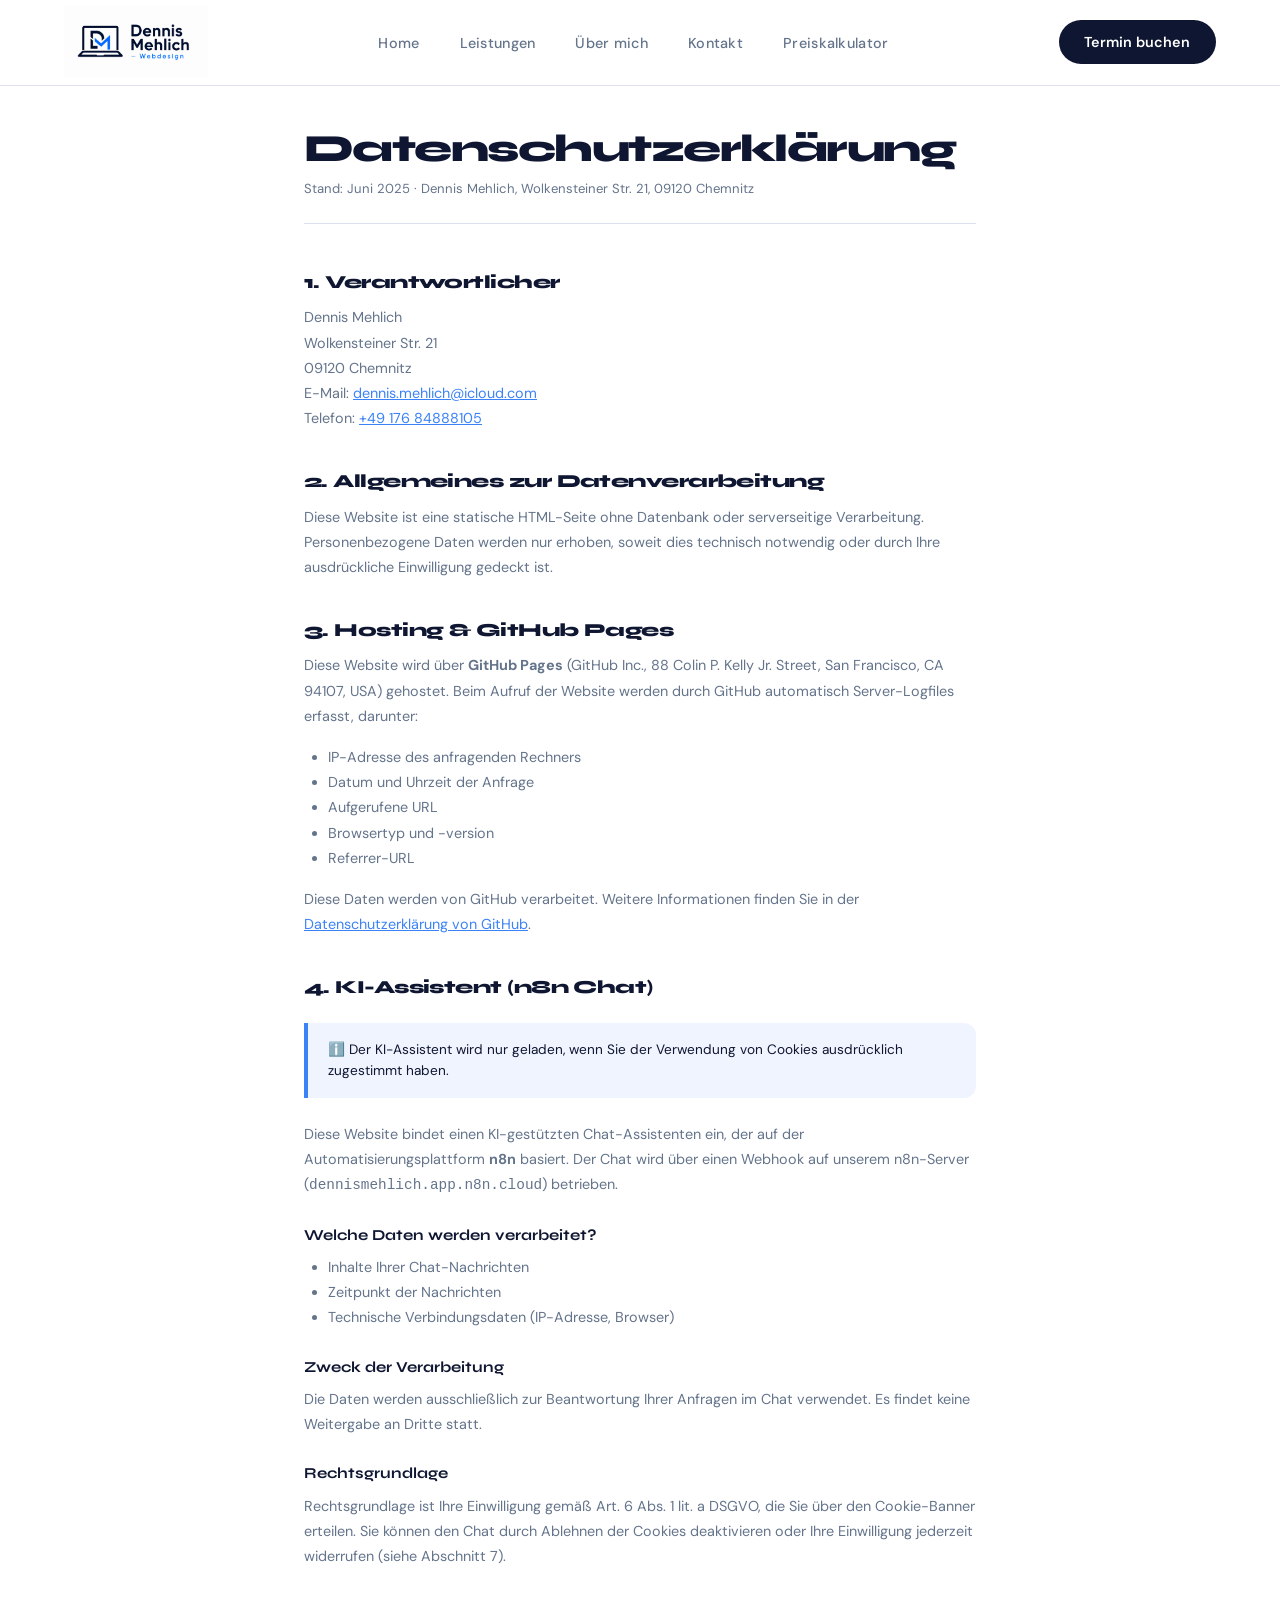
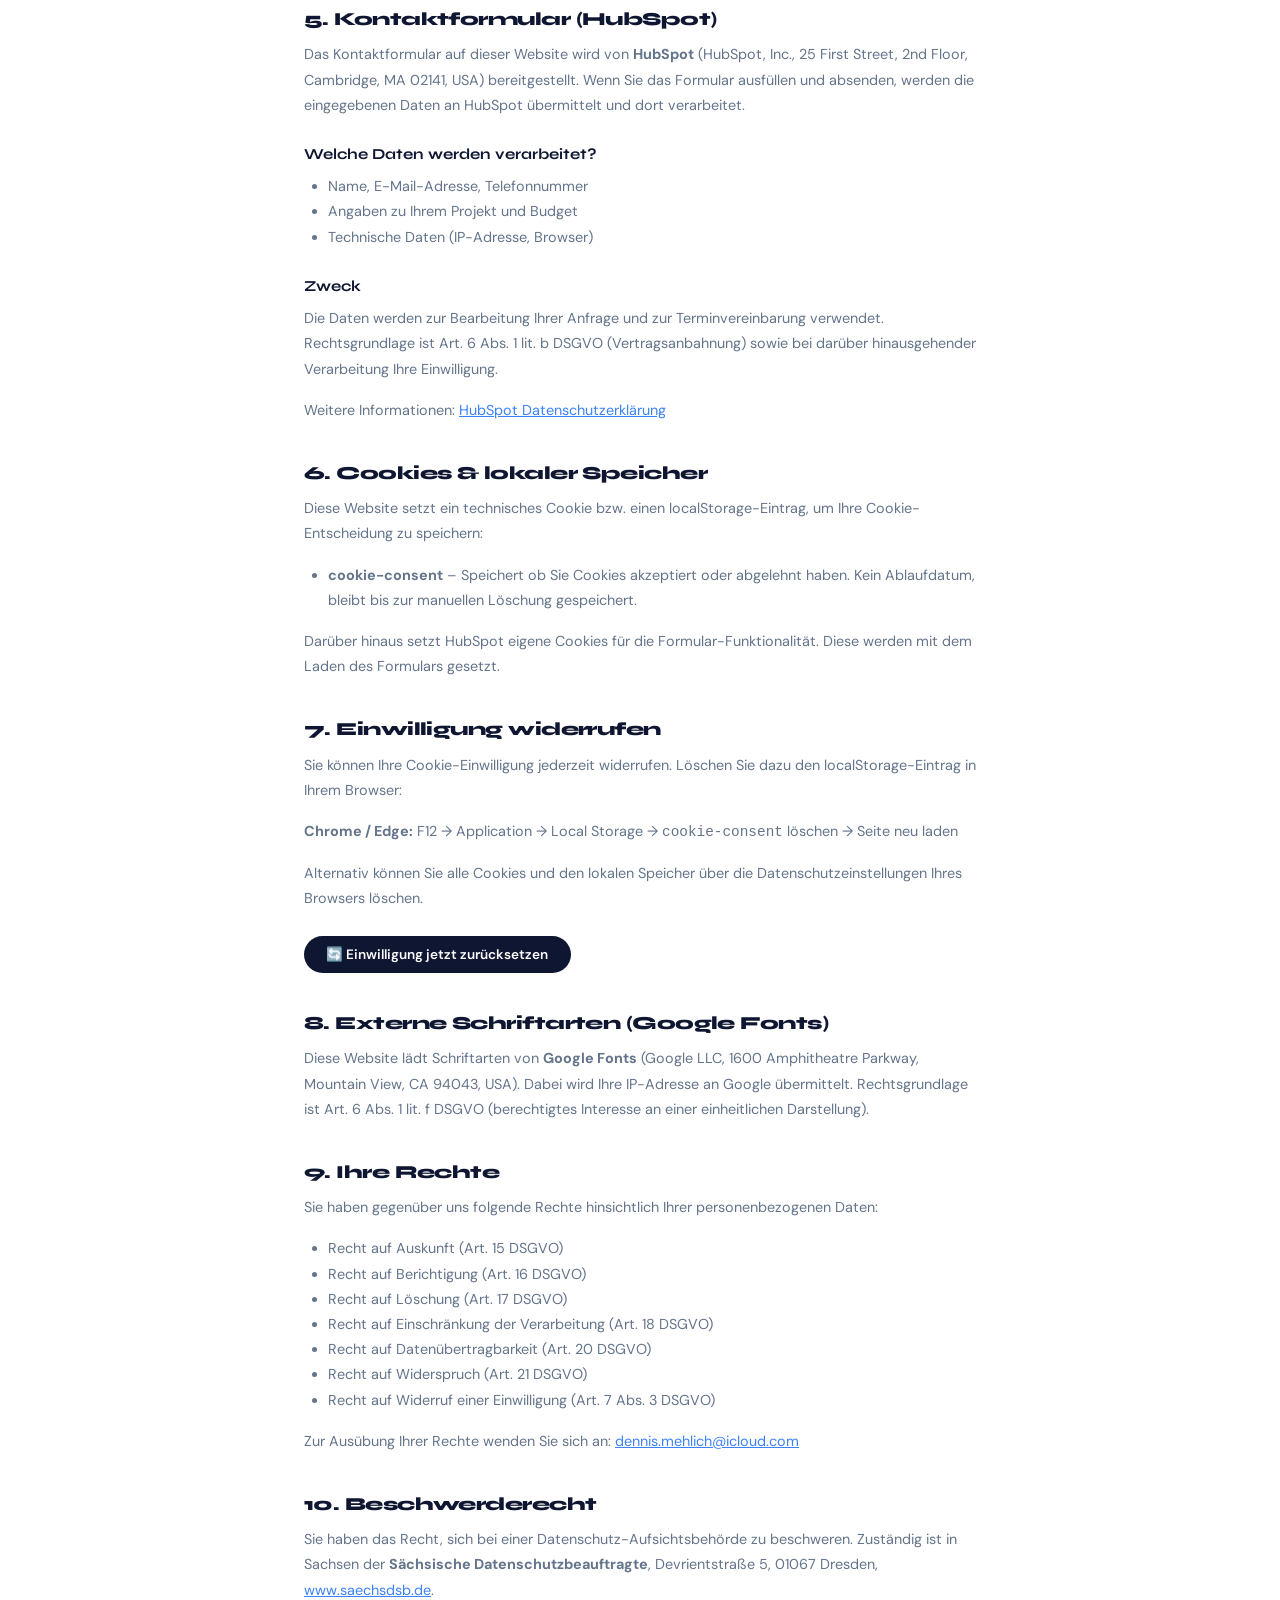
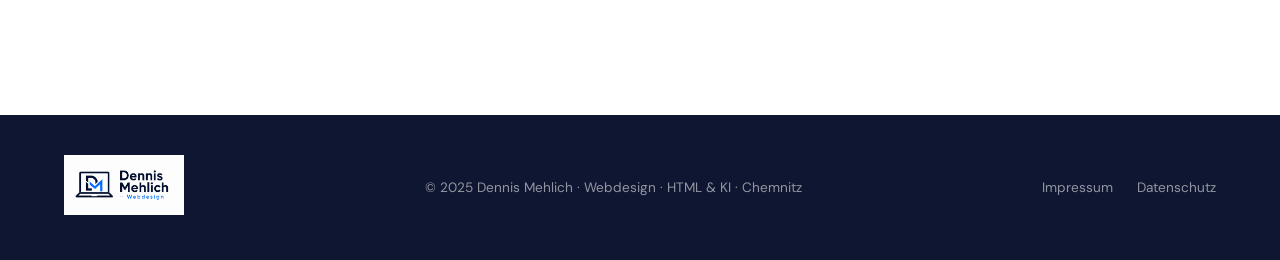
<file: datenschutz.html>
<!DOCTYPE html>
<html lang="de">
<head>
<meta charset="UTF-8">
<meta name="viewport" content="width=device-width, initial-scale=1.0">
<title>Datenschutzerklärung – Dennis Mehlich</title>
<link rel="preconnect" href="https://fonts.googleapis.com">
<link href="https://fonts.googleapis.com/css2?family=Syne:wght@400;600;700;800&family=DM+Sans:ital,wght@0,300;0,400;0,500;1,300&display=swap" rel="stylesheet">
<link rel="stylesheet" href="css/style.css">
<style>
  .legal-page {
    max-width: 800px;
    margin: 0 auto;
    padding: 8rem 5% 6rem;
  }
  .legal-page h1 {
    font-size: clamp(1.8rem, 3vw, 2.4rem);
    margin-bottom: 0.5rem;
  }
  .legal-page .meta {
    font-size: 0.82rem;
    color: var(--gray);
    margin-bottom: 3rem;
    padding-bottom: 1.5rem;
    border-bottom: 1px solid var(--border);
  }
  .legal-page h2 {
    font-size: 1.15rem;
    margin-top: 2.5rem;
    margin-bottom: 0.75rem;
  }
  .legal-page h3 {
    font-family: 'Syne', sans-serif;
    font-size: 0.95rem;
    font-weight: 700;
    color: var(--navy);
    margin-top: 1.5rem;
    margin-bottom: 0.5rem;
  }
  .legal-page p {
    font-size: 0.9rem;
    color: var(--gray);
    line-height: 1.75;
    margin-bottom: 1rem;
  }
  .legal-page ul {
    margin: 0.5rem 0 1rem 1.5rem;
    color: var(--gray);
    font-size: 0.9rem;
    line-height: 1.75;
  }
  .legal-page a {
    color: var(--accent);
    text-decoration: underline;
  }
  .legal-page .highlight-box {
    background: var(--light);
    border-left: 4px solid var(--accent);
    border-radius: 0 12px 12px 0;
    padding: 1rem 1.25rem;
    margin: 1.5rem 0;
    font-size: 0.85rem;
    color: var(--navy);
    line-height: 1.6;
  }
</style>
</head>
<body>

<!-- ─── NAV ─── -->
<div id="site-nav"></div>
<script src="js/nav.js"></script>

<div class="legal-page">

  <h1>Datenschutzerklärung</h1>
  <div class="meta">Stand: Juni 2025 · Dennis Mehlich, Wolkensteiner Str. 21, 09120 Chemnitz</div>

  <!-- 1 -->
  <h2>1. Verantwortlicher</h2>
  <p>
    Dennis Mehlich<br>
    Wolkensteiner Str. 21<br>
    09120 Chemnitz<br>
    E-Mail: <a href="mailto:dennis.mehlich@icloud.com">dennis.mehlich@icloud.com</a><br>
    Telefon: <a href="tel:+4917684888105">+49 176 84888105</a>
  </p>

  <!-- 2 -->
  <h2>2. Allgemeines zur Datenverarbeitung</h2>
  <p>Diese Website ist eine statische HTML-Seite ohne Datenbank oder serverseitige Verarbeitung. Personenbezogene Daten werden nur erhoben, soweit dies technisch notwendig oder durch Ihre ausdrückliche Einwilligung gedeckt ist.</p>

  <!-- 3 -->
  <h2>3. Hosting & GitHub Pages</h2>
  <p>Diese Website wird über <strong>GitHub Pages</strong> (GitHub Inc., 88 Colin P. Kelly Jr. Street, San Francisco, CA 94107, USA) gehostet. Beim Aufruf der Website werden durch GitHub automatisch Server-Logfiles erfasst, darunter:</p>
  <ul>
    <li>IP-Adresse des anfragenden Rechners</li>
    <li>Datum und Uhrzeit der Anfrage</li>
    <li>Aufgerufene URL</li>
    <li>Browsertyp und -version</li>
    <li>Referrer-URL</li>
  </ul>
  <p>Diese Daten werden von GitHub verarbeitet. Weitere Informationen finden Sie in der <a href="https://docs.github.com/en/site-policy/privacy-policies/github-general-privacy-statement" target="_blank" rel="noopener">Datenschutzerklärung von GitHub</a>.</p>

  <!-- 4 -->
  <h2>4. KI-Assistent (n8n Chat)</h2>
  <div class="highlight-box">
    ℹ️ Der KI-Assistent wird nur geladen, wenn Sie der Verwendung von Cookies ausdrücklich zugestimmt haben.
  </div>
  <p>Diese Website bindet einen KI-gestützten Chat-Assistenten ein, der auf der Automatisierungsplattform <strong>n8n</strong> basiert. Der Chat wird über einen Webhook auf unserem n8n-Server (<code>dennismehlich.app.n8n.cloud</code>) betrieben.</p>

  <h3>Welche Daten werden verarbeitet?</h3>
  <ul>
    <li>Inhalte Ihrer Chat-Nachrichten</li>
    <li>Zeitpunkt der Nachrichten</li>
    <li>Technische Verbindungsdaten (IP-Adresse, Browser)</li>
  </ul>

  <h3>Zweck der Verarbeitung</h3>
  <p>Die Daten werden ausschließlich zur Beantwortung Ihrer Anfragen im Chat verwendet. Es findet keine Weitergabe an Dritte statt.</p>

  <h3>Rechtsgrundlage</h3>
  <p>Rechtsgrundlage ist Ihre Einwilligung gemäß Art. 6 Abs. 1 lit. a DSGVO, die Sie über den Cookie-Banner erteilen. Sie können den Chat durch Ablehnen der Cookies deaktivieren oder Ihre Einwilligung jederzeit widerrufen (siehe Abschnitt 7).</p>

  <!-- 5 -->
  <h2>5. Kontaktformular (HubSpot)</h2>
  <p>Das Kontaktformular auf dieser Website wird von <strong>HubSpot</strong> (HubSpot, Inc., 25 First Street, 2nd Floor, Cambridge, MA 02141, USA) bereitgestellt. Wenn Sie das Formular ausfüllen und absenden, werden die eingegebenen Daten an HubSpot übermittelt und dort verarbeitet.</p>

  <h3>Welche Daten werden verarbeitet?</h3>
  <ul>
    <li>Name, E-Mail-Adresse, Telefonnummer</li>
    <li>Angaben zu Ihrem Projekt und Budget</li>
    <li>Technische Daten (IP-Adresse, Browser)</li>
  </ul>

  <h3>Zweck</h3>
  <p>Die Daten werden zur Bearbeitung Ihrer Anfrage und zur Terminvereinbarung verwendet. Rechtsgrundlage ist Art. 6 Abs. 1 lit. b DSGVO (Vertragsanbahnung) sowie bei darüber hinausgehender Verarbeitung Ihre Einwilligung.</p>
  <p>Weitere Informationen: <a href="https://legal.hubspot.com/de/privacy-policy" target="_blank" rel="noopener">HubSpot Datenschutzerklärung</a></p>

  <!-- 6 -->
  <h2>6. Cookies & lokaler Speicher</h2>
  <p>Diese Website setzt ein technisches Cookie bzw. einen localStorage-Eintrag, um Ihre Cookie-Entscheidung zu speichern:</p>
  <ul>
    <li><strong>cookie-consent</strong> – Speichert ob Sie Cookies akzeptiert oder abgelehnt haben. Kein Ablaufdatum, bleibt bis zur manuellen Löschung gespeichert.</li>
  </ul>
  <p>Darüber hinaus setzt HubSpot eigene Cookies für die Formular-Funktionalität. Diese werden mit dem Laden des Formulars gesetzt.</p>

  <!-- 7 -->
  <h2>7. Einwilligung widerrufen</h2>
  <p>Sie können Ihre Cookie-Einwilligung jederzeit widerrufen. Löschen Sie dazu den localStorage-Eintrag in Ihrem Browser:</p>
  <p><strong>Chrome / Edge:</strong> F12 → Application → Local Storage → <code>cookie-consent</code> löschen → Seite neu laden</p>
  <p>Alternativ können Sie alle Cookies und den lokalen Speicher über die Datenschutzeinstellungen Ihres Browsers löschen.</p>
  <button onclick="localStorage.removeItem('cookie-consent'); alert('Einwilligung zurückgesetzt. Bitte laden Sie die Seite neu.'); window.location.href='index.html';" style="background:var(--navy);color:white;border:none;padding:0.65rem 1.4rem;border-radius:100px;font-family:'DM Sans',sans-serif;font-size:0.85rem;font-weight:600;cursor:pointer;margin-top:0.5rem;">
    🔄 Einwilligung jetzt zurücksetzen
  </button>

  <!-- 8 -->
  <h2>8. Externe Schriftarten (Google Fonts)</h2>
  <p>Diese Website lädt Schriftarten von <strong>Google Fonts</strong> (Google LLC, 1600 Amphitheatre Parkway, Mountain View, CA 94043, USA). Dabei wird Ihre IP-Adresse an Google übermittelt. Rechtsgrundlage ist Art. 6 Abs. 1 lit. f DSGVO (berechtigtes Interesse an einer einheitlichen Darstellung).</p>

  <!-- 9 -->
  <h2>9. Ihre Rechte</h2>
  <p>Sie haben gegenüber uns folgende Rechte hinsichtlich Ihrer personenbezogenen Daten:</p>
  <ul>
    <li>Recht auf Auskunft (Art. 15 DSGVO)</li>
    <li>Recht auf Berichtigung (Art. 16 DSGVO)</li>
    <li>Recht auf Löschung (Art. 17 DSGVO)</li>
    <li>Recht auf Einschränkung der Verarbeitung (Art. 18 DSGVO)</li>
    <li>Recht auf Datenübertragbarkeit (Art. 20 DSGVO)</li>
    <li>Recht auf Widerspruch (Art. 21 DSGVO)</li>
    <li>Recht auf Widerruf einer Einwilligung (Art. 7 Abs. 3 DSGVO)</li>
  </ul>
  <p>Zur Ausübung Ihrer Rechte wenden Sie sich an: <a href="mailto:dennis.mehlich@icloud.com">dennis.mehlich@icloud.com</a></p>

  <!-- 10 -->
  <h2>10. Beschwerderecht</h2>
  <p>Sie haben das Recht, sich bei einer Datenschutz-Aufsichtsbehörde zu beschweren. Zuständig ist in Sachsen der <strong>Sächsische Datenschutzbeauftragte</strong>, Devrientstraße 5, 01067 Dresden, <a href="https://www.saechsdsb.de" target="_blank" rel="noopener">www.saechsdsb.de</a>.</p>

</div>

<!-- ─── FOOTER ─── -->
<footer>
  <div class="footer-logo">
    <img src="images/logo.png" alt="Dennis Mehlich">
  </div>
  <div>© 2025 Dennis Mehlich · Webdesign · HTML &amp; KI · Chemnitz</div>
  <div style="display:flex;gap:1.5rem;">
    <a href="#">Impressum</a>
    <a href="datenschutz.html">Datenschutz</a>
  </div>
</footer>



</body>
</html>
</file>
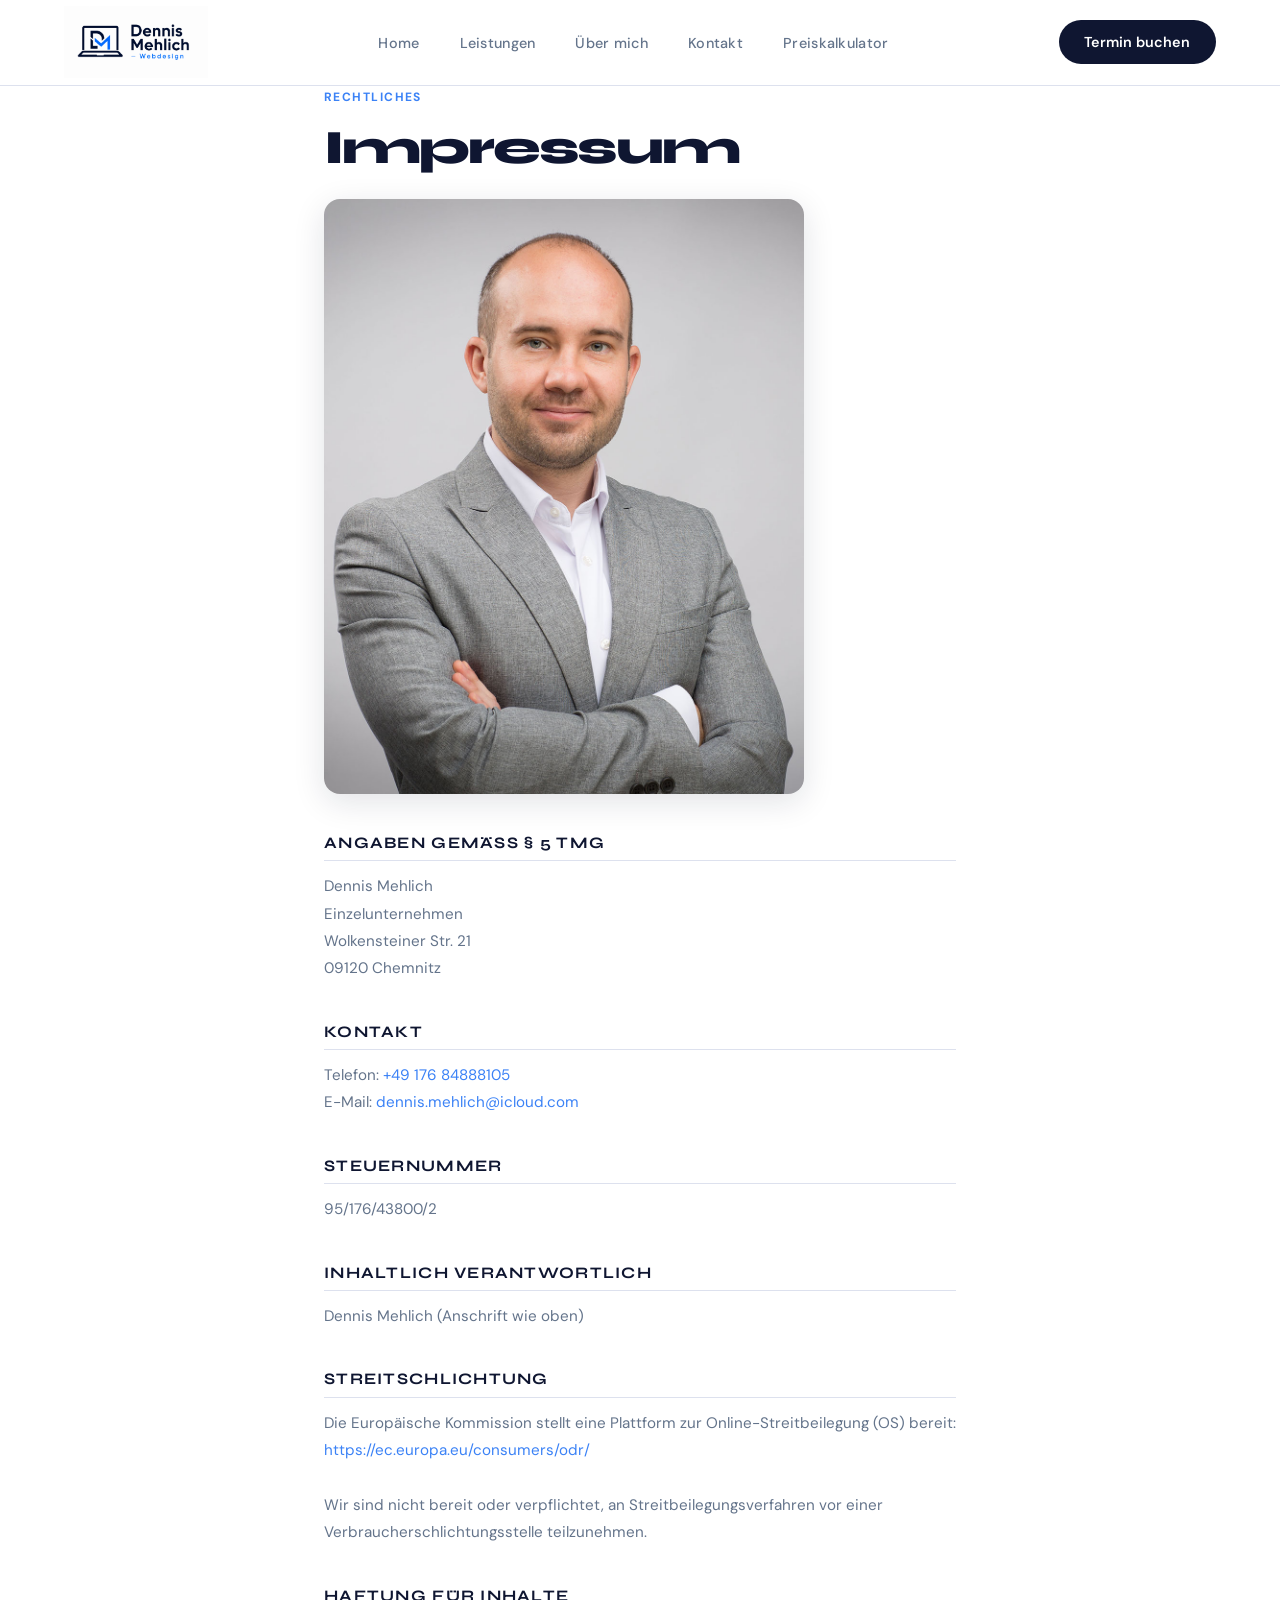
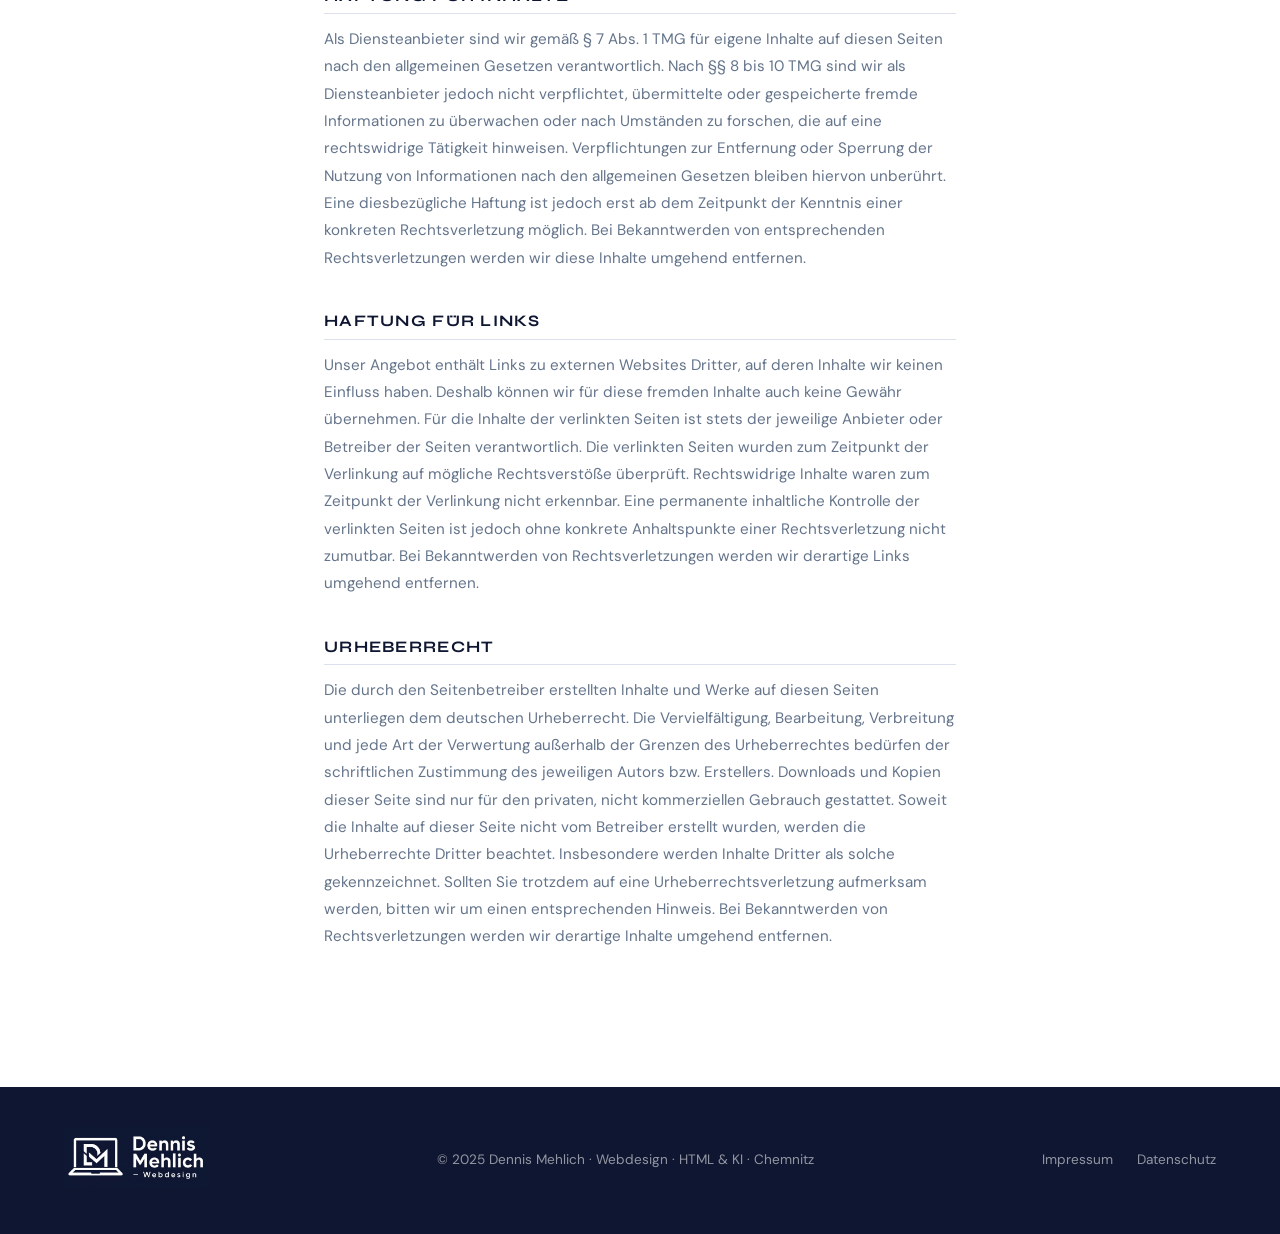
<file: impressum.html>
<!DOCTYPE html>
<html lang="de">
<head>
<meta charset="UTF-8">
<meta name="viewport" content="width=device-width, initial-scale=1.0">
<title>Impressum – Dennis Mehlich</title>
<meta name="robots" content="noindex, nofollow">
<link rel="preconnect" href="https://fonts.googleapis.com">
<link href="https://fonts.googleapis.com/css2?family=Syne:wght@400;600;700;800&family=DM+Sans:ital,wght@0,300;0,400;0,500;1,300&display=swap" rel="stylesheet">
<link rel="stylesheet" href="css/style.css">
<style>
  .impressum-wrap {
    max-width: 760px;
    margin: 0 auto;
    padding: 5.5rem 5% 6rem;
  }
  .impressum-wrap h1 {
    font-family: 'Syne', sans-serif;
    font-size: clamp(2rem, 4vw, 3rem);
    font-weight: 800;
    color: var(--navy);
    margin-bottom: 1.5rem;
    line-height: 1.15;
    min-height: 0 !important;
  }
  .impressum-block {
    margin-bottom: 2.5rem;
  }
  .impressum-block h2 {
    font-family: 'Syne', sans-serif;
    font-size: 1rem;
    font-weight: 700;
    color: var(--navy);
    text-transform: uppercase;
    letter-spacing: 0.08em;
    margin-bottom: 0.75rem;
    padding-bottom: 0.5rem;
    border-bottom: 1px solid var(--border);
  }
  .impressum-block p,
  .impressum-block address {
    font-style: normal;
    font-size: 0.95rem;
    color: var(--gray);
    line-height: 1.8;
  }
  .impressum-block a {
    color: var(--accent);
    text-decoration: none;
  }
  .impressum-block a:hover {
    text-decoration: underline;
  }
</style>
</head>
<body>

<!-- ─── NAV ─── -->
<div id="site-nav"></div>
<script src="js/nav.js"></script>

<!-- ─── IMPRESSUM ─── -->
<main class="impressum-wrap">

  <div class="section-label">Rechtliches</div>
  <h1>Impressum</h1>

  <div style="margin-bottom:2.5rem;">
    <img src="images/dennis_mehlich.jpg" alt="Dennis Mehlich" style="width:100%;max-width:480px;border-radius:16px;display:block;box-shadow:0 8px 32px rgba(15,22,49,0.12);">
  </div>

  <div class="impressum-block">
    <h2>Angaben gemäß § 5 TMG</h2>
    <address>
      Dennis Mehlich<br>
      Einzelunternehmen<br>
      Wolkensteiner Str. 21<br>
      09120 Chemnitz
    </address>
  </div>

  <div class="impressum-block">
    <h2>Kontakt</h2>
    <p>
      Telefon: <a href="tel:+4917684888105">+49 176 84888105</a><br>
      E-Mail: <a href="mailto:dennis.mehlich@icloud.com">dennis.mehlich@icloud.com</a>
    </p>
  </div>

  <div class="impressum-block">
    <h2>Steuernummer</h2>
    <p>95/176/43800/2</p>
  </div>

  <div class="impressum-block">
    <h2>Inhaltlich verantwortlich</h2>
    <p>Dennis Mehlich (Anschrift wie oben)</p>
  </div>

  <div class="impressum-block">
    <h2>Streitschlichtung</h2>
    <p>
      Die Europäische Kommission stellt eine Plattform zur Online-Streitbeilegung (OS) bereit:
      <a href="https://ec.europa.eu/consumers/odr/" target="_blank" rel="noopener noreferrer">https://ec.europa.eu/consumers/odr/</a><br><br>
      Wir sind nicht bereit oder verpflichtet, an Streitbeilegungsverfahren vor einer
      Verbraucherschlichtungsstelle teilzunehmen.
    </p>
  </div>

  <div class="impressum-block">
    <h2>Haftung für Inhalte</h2>
    <p>
      Als Diensteanbieter sind wir gemäß § 7 Abs. 1 TMG für eigene Inhalte auf diesen Seiten nach
      den allgemeinen Gesetzen verantwortlich. Nach §§ 8 bis 10 TMG sind wir als Diensteanbieter
      jedoch nicht verpflichtet, übermittelte oder gespeicherte fremde Informationen zu überwachen
      oder nach Umständen zu forschen, die auf eine rechtswidrige Tätigkeit hinweisen.
      Verpflichtungen zur Entfernung oder Sperrung der Nutzung von Informationen nach den
      allgemeinen Gesetzen bleiben hiervon unberührt. Eine diesbezügliche Haftung ist jedoch erst
      ab dem Zeitpunkt der Kenntnis einer konkreten Rechtsverletzung möglich. Bei Bekanntwerden
      von entsprechenden Rechtsverletzungen werden wir diese Inhalte umgehend entfernen.
    </p>
  </div>

  <div class="impressum-block">
    <h2>Haftung für Links</h2>
    <p>
      Unser Angebot enthält Links zu externen Websites Dritter, auf deren Inhalte wir keinen
      Einfluss haben. Deshalb können wir für diese fremden Inhalte auch keine Gewähr übernehmen.
      Für die Inhalte der verlinkten Seiten ist stets der jeweilige Anbieter oder Betreiber der
      Seiten verantwortlich. Die verlinkten Seiten wurden zum Zeitpunkt der Verlinkung auf mögliche
      Rechtsverstöße überprüft. Rechtswidrige Inhalte waren zum Zeitpunkt der Verlinkung nicht
      erkennbar. Eine permanente inhaltliche Kontrolle der verlinkten Seiten ist jedoch ohne
      konkrete Anhaltspunkte einer Rechtsverletzung nicht zumutbar. Bei Bekanntwerden von
      Rechtsverletzungen werden wir derartige Links umgehend entfernen.
    </p>
  </div>

  <div class="impressum-block">
    <h2>Urheberrecht</h2>
    <p>
      Die durch den Seitenbetreiber erstellten Inhalte und Werke auf diesen Seiten unterliegen dem
      deutschen Urheberrecht. Die Vervielfältigung, Bearbeitung, Verbreitung und jede Art der
      Verwertung außerhalb der Grenzen des Urheberrechtes bedürfen der schriftlichen Zustimmung
      des jeweiligen Autors bzw. Erstellers. Downloads und Kopien dieser Seite sind nur für den
      privaten, nicht kommerziellen Gebrauch gestattet. Soweit die Inhalte auf dieser Seite nicht
      vom Betreiber erstellt wurden, werden die Urheberrechte Dritter beachtet. Insbesondere werden
      Inhalte Dritter als solche gekennzeichnet. Sollten Sie trotzdem auf eine
      Urheberrechtsverletzung aufmerksam werden, bitten wir um einen entsprechenden Hinweis. Bei
      Bekanntwerden von Rechtsverletzungen werden wir derartige Inhalte umgehend entfernen.
    </p>
  </div>

</main>

<!-- ─── FOOTER ─── -->
<footer>
  <div class="footer-logo">
    <img src="images/logo_footer.png" alt="Dennis Mehlich">
  </div>
  <div>© 2025 Dennis Mehlich · Webdesign · HTML &amp; KI · Chemnitz</div>
  <div style="display:flex;gap:1.5rem;">
    <a href="impressum.html">Impressum</a>
    <a href="datenschutz.html">Datenschutz</a>
  </div>
</footer>



</body>
</html>
</file>
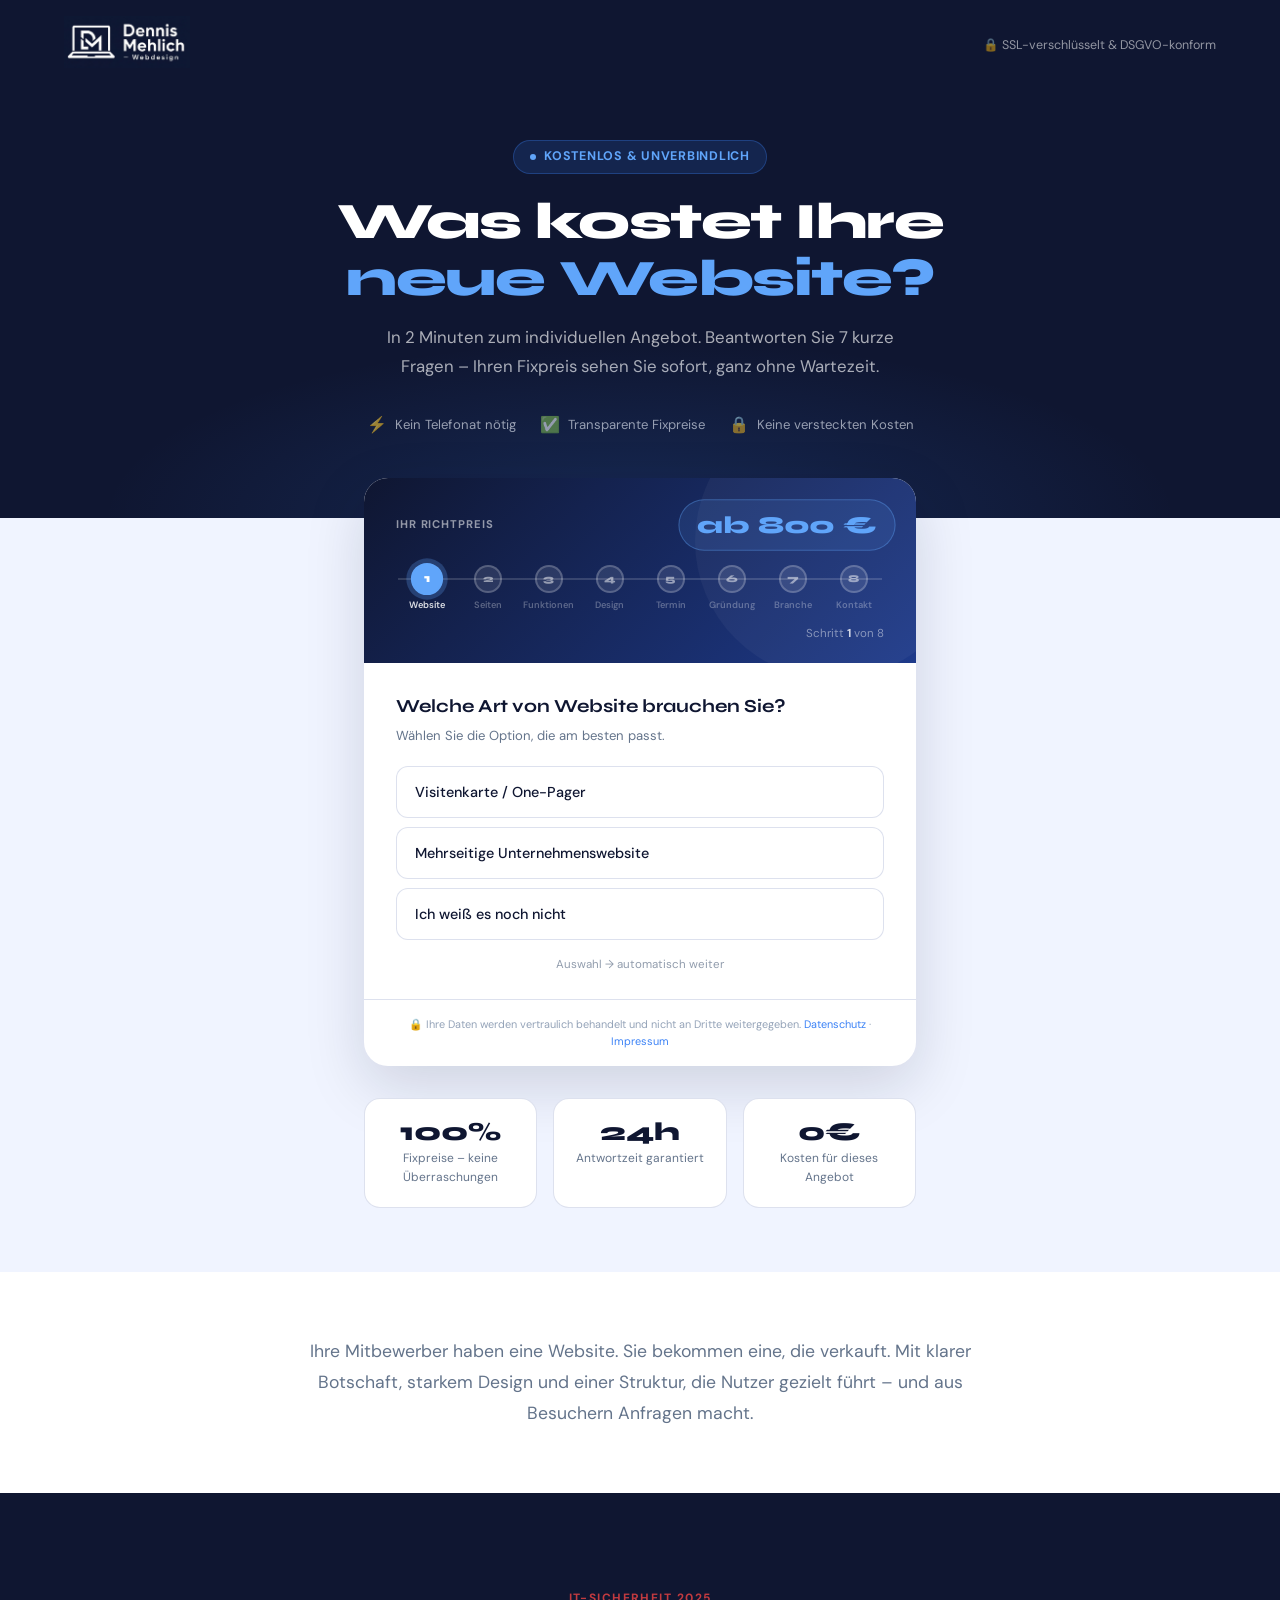
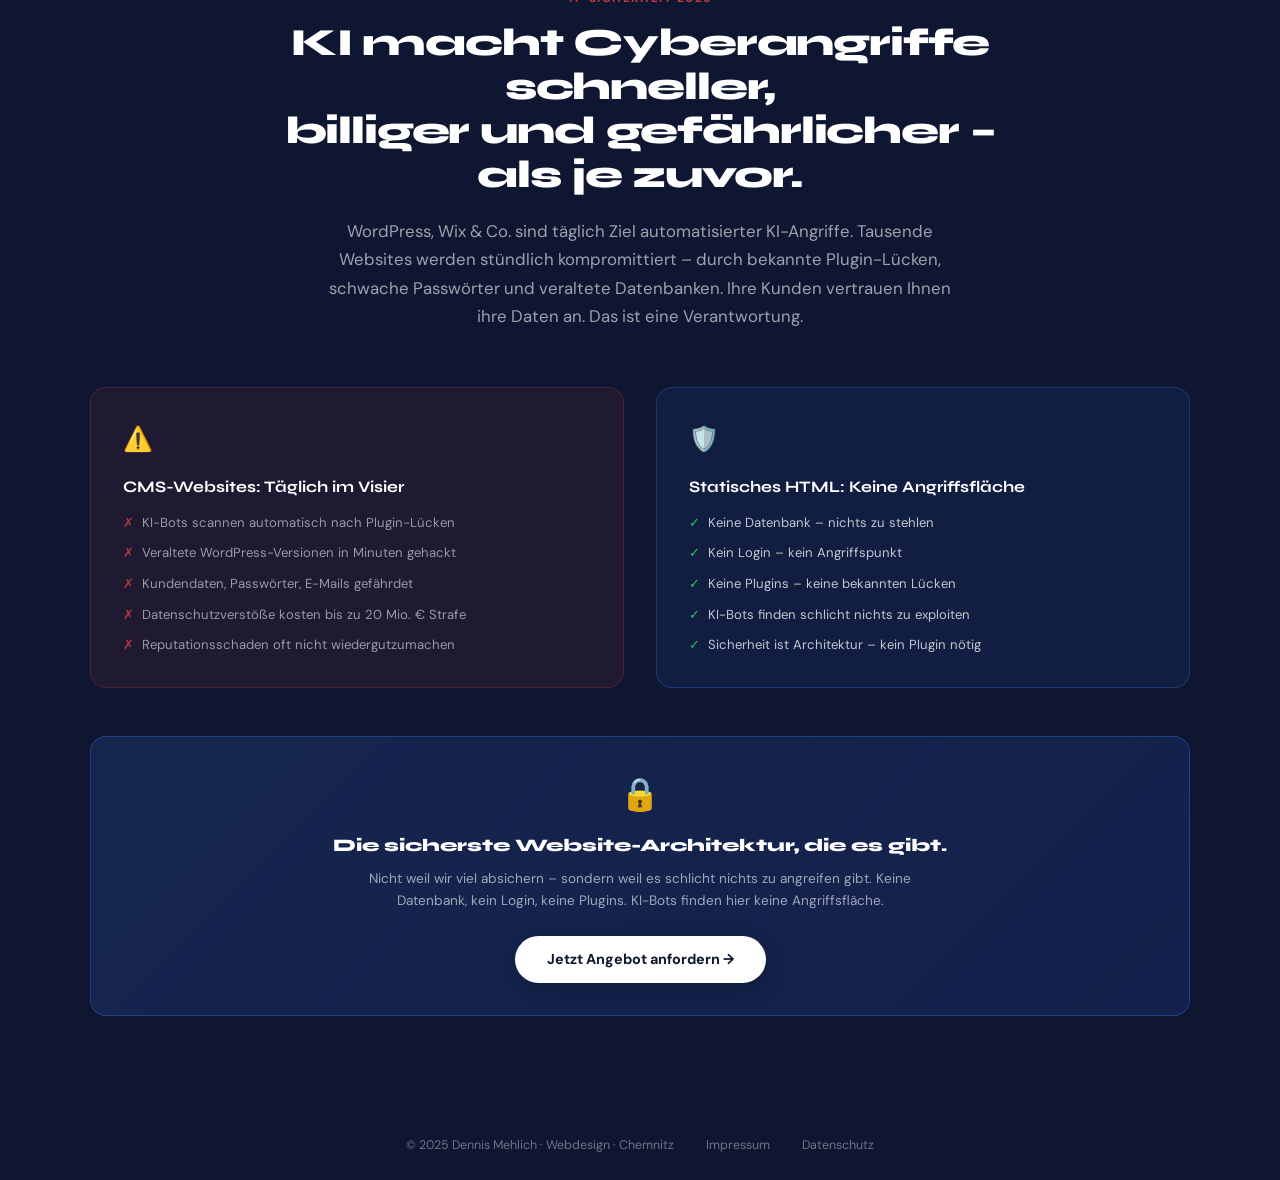
<file: kalkulator-b.html>
<!DOCTYPE html>
<html lang="de">
<head>
<meta charset="UTF-8">
<meta name="viewport" content="width=device-width, initial-scale=1.0">
<title>Website-Preiskalkulator – Dennis Mehlich</title>
<meta name="description" content="In 2 Minuten zum individuellen Website-Angebot. Beantworten Sie 7 Fragen – Ihren Fixpreis sehen Sie sofort, ganz ohne Wartezeit.">
<meta name="robots" content="noindex">
<link rel="preconnect" href="https://fonts.googleapis.com">
<link href="https://fonts.googleapis.com/css2?family=Syne:wght@400;600;700;800&family=DM+Sans:ital,wght@0,300;0,400;0,500;1,300&display=swap" rel="stylesheet">
<style>
/* ─── TOKENS ─── */
:root {
  --navy:    #0f1631;
  --ink:     #1a2347;
  --blue:    #1e3a8a;
  --accent:  #3b82f6;
  --electric:#60a5fa;
  --light:   #f0f4ff;
  --white:   #ffffff;
  --gray:    #64748b;
  --border:  rgba(30,58,138,0.15);
  --radius:  16px;
}

/* ─── RESET ─── */
*, *::before, *::after { box-sizing: border-box; margin: 0; padding: 0; }
html { scroll-behavior: smooth; }
body {
  font-family: 'DM Sans', sans-serif;
  background: var(--light);
  color: var(--navy);
  line-height: 1.6;
  overflow-x: hidden;
  min-height: 100vh;
}

/* ─── HEADER ─── */
.lp-header {
  background: var(--navy);
  padding: 1rem 5%;
  display: flex;
  align-items: center;
  justify-content: space-between;
}
.lp-header img { height: 52px; width: auto; }
.lp-header-trust {
  font-size: 0.78rem;
  color: rgba(255,255,255,0.55);
  display: flex;
  align-items: center;
  gap: 0.4rem;
}

/* ─── HERO ─── */
.lp-hero {
  background: var(--navy);
  padding: 3rem 5% 5rem;
  text-align: center;
  position: relative;
  overflow: hidden;
}
.lp-hero::before {
  content: '';
  position: absolute;
  inset: 0;
  background: radial-gradient(ellipse 60% 60% at 50% 100%, rgba(59,130,246,0.18) 0%, transparent 70%);
  pointer-events: none;
}
.lp-badge {
  display: inline-flex;
  align-items: center;
  gap: 0.5rem;
  background: rgba(59,130,246,0.15);
  border: 1px solid rgba(59,130,246,0.3);
  color: var(--electric);
  padding: 0.4rem 1rem;
  border-radius: 100px;
  font-size: 0.78rem;
  font-weight: 700;
  letter-spacing: 0.06em;
  text-transform: uppercase;
  margin-bottom: 1.25rem;
}
.lp-badge::before {
  content: '';
  width: 6px; height: 6px;
  border-radius: 50%;
  background: var(--electric);
  animation: pulse 2s infinite;
}
@keyframes pulse { 0%,100%{opacity:1;transform:scale(1)} 50%{opacity:0.5;transform:scale(1.5)} }
.lp-hero h1 {
  font-family: 'Syne', sans-serif;
  font-size: clamp(2rem, 4.5vw, 3.2rem);
  font-weight: 800;
  color: white;
  line-height: 1.1;
  letter-spacing: -0.03em;
  margin-bottom: 1rem;
}
.lp-hero h1 em {
  font-style: normal;
  color: var(--electric);
}
.lp-hero p {
  font-size: 1.05rem;
  color: rgba(255,255,255,0.65);
  max-width: 520px;
  margin: 0 auto 2rem;
  line-height: 1.7;
}
.lp-trust-row {
  display: flex;
  justify-content: center;
  gap: 1.5rem;
  flex-wrap: wrap;
  margin-bottom: 0;
}
.lp-trust-item {
  display: flex;
  align-items: center;
  gap: 0.5rem;
  font-size: 0.82rem;
  color: rgba(255,255,255,0.6);
}
.lp-trust-item span { font-size: 1rem; }

/* ─── MAIN LAYOUT ─── */
.lp-main {
  max-width: 680px;
  margin: -2.5rem auto 4rem;
  padding: 0 5%;
  position: relative;
  z-index: 2;
}

/* ─── KALKULATOR CARD ─── */
.calc-card {
  background: white;
  border-radius: 24px;
  box-shadow: 0 20px 60px rgba(15,22,49,0.15);
  overflow: hidden;
}
.calc-card-top {
  background: linear-gradient(135deg, var(--navy), var(--blue));
  padding: 1.5rem 2rem 1.25rem;
  position: relative;
  overflow: hidden;
}
.calc-card-top::before {
  content: '';
  position: absolute;
  top: -40%; right: -10%;
  width: 50%; padding-bottom: 50%;
  border-radius: 50%;
  background: rgba(255,255,255,0.04);
}
.calc-progress-wrap {
  display: flex;
  align-items: flex-start;
  justify-content: space-between;
  position: relative;
  margin-bottom: 0.75rem;
}
.calc-progress-wrap::before {
  content: '';
  position: absolute;
  top: 13px; left: 2px; right: 2px;
  height: 2px;
  background: rgba(255,255,255,0.15);
  z-index: 0;
}
.calc-progress-fill {
  position: absolute;
  top: 13px; left: 2px;
  height: 2px;
  background: var(--electric);
  z-index: 1;
  transition: width 0.45s cubic-bezier(0.34, 1.56, 0.64, 1);
  width: 0%;
}
.calc-step-dot {
  display: flex;
  flex-direction: column;
  align-items: center;
  gap: 0.3rem;
  z-index: 2;
  flex: 1;
}
.calc-dot {
  width: 28px; height: 28px;
  border-radius: 50%;
  background: rgba(255,255,255,0.1);
  border: 2px solid rgba(255,255,255,0.2);
  display: flex;
  align-items: center;
  justify-content: center;
  font-family: 'Syne', sans-serif;
  font-size: 0.65rem;
  font-weight: 800;
  color: rgba(255,255,255,0.5);
  transition: all 0.3s;
}
.calc-step-dot.active .calc-dot {
  background: var(--electric);
  border-color: var(--electric);
  color: white;
  box-shadow: 0 0 0 4px rgba(96,165,250,0.25);
  transform: scale(1.15);
}
.calc-step-dot.done .calc-dot {
  background: rgba(96,165,250,0.3);
  border-color: var(--electric);
  color: var(--electric);
}
.calc-dot-label {
  font-size: 0.58rem;
  font-weight: 600;
  color: rgba(255,255,255,0.3);
  text-align: center;
  white-space: nowrap;
}
.calc-step-dot.active .calc-dot-label { color: rgba(255,255,255,0.85); }
.calc-step-dot.done .calc-dot-label { color: rgba(96,165,250,0.7); }
.calc-progress-label {
  font-size: 0.72rem;
  color: rgba(255,255,255,0.45);
  text-align: right;
  margin-top: 0.5rem;
}
.calc-progress-label strong { color: rgba(255,255,255,0.8); }

/* ─── LIVE-PREIS (oben rechts) ─── */
.calc-price-row {
  display: flex;
  align-items: center;
  justify-content: space-between;
  position: relative;
  z-index: 2;
  margin-bottom: 1.1rem;
}
.calc-price-caption {
  font-size: 0.7rem;
  font-weight: 700;
  letter-spacing: 0.08em;
  text-transform: uppercase;
  color: rgba(255,255,255,0.55);
}
.calc-price-amount {
  font-family: 'Syne', sans-serif;
  font-size: 1.35rem;
  font-weight: 800;
  color: var(--electric);
  background: rgba(96,165,250,0.12);
  border: 1px solid rgba(96,165,250,0.35);
  padding: 0.3rem 1rem;
  border-radius: 100px;
  white-space: nowrap;
  transition: transform 0.35s cubic-bezier(0.34,1.56,0.64,1);
}
.calc-price-amount.bump { transform: scale(1.12); }

/* ─── FORM BODY ─── */
.calc-body {
  padding: 2rem 2rem 1.5rem;
}

/* Pages */
.calc-page { display: none; }
.calc-page.active { display: block; }

.calc-question {
  font-family: 'Syne', sans-serif;
  font-size: 1.15rem;
  font-weight: 700;
  color: var(--navy);
  margin-bottom: 0.35rem;
  line-height: 1.3;
}
.calc-sub {
  font-size: 0.82rem;
  color: var(--gray);
  margin-bottom: 1.25rem;
}

/* Options */
.calc-options {
  display: flex;
  flex-direction: column;
  gap: 0.55rem;
  margin-bottom: 1rem;
}
.calc-option {
  display: flex;
  align-items: center;
  justify-content: space-between;
  padding: 0.85rem 1.1rem;
  border: 1.5px solid var(--border);
  border-radius: 12px;
  cursor: pointer;
  transition: all 0.18s;
  font-size: 0.9rem;
  color: var(--navy);
  font-weight: 500;
  user-select: none;
  background: white;
}
.calc-option:hover {
  border-color: var(--accent);
  background: rgba(59,130,246,0.04);
  transform: translateX(3px);
}
.calc-option.selected {
  border-color: var(--accent);
  background: rgba(59,130,246,0.08);
  color: var(--navy);
}
.calc-option.selected::after {
  content: '✓';
  display: flex;
  align-items: center;
  justify-content: center;
  min-width: 22px;
  height: 22px;
  border-radius: 50%;
  background: var(--accent);
  color: white;
  font-size: 0.72rem;
  font-weight: 800;
}
.calc-option input {
  position: absolute;
  opacity: 0;
  width: 0; height: 0;
  pointer-events: none;
}
.calc-hint {
  font-size: 0.72rem;
  color: var(--gray);
  text-align: center;
  opacity: 0.7;
  margin-top: 0.25rem;
}

/* Contact fields */
.calc-fields { margin-bottom: 1.25rem; }
.calc-field-row { display: grid; grid-template-columns: 1fr 1fr; gap: 1rem; margin-bottom: 1rem; }
.calc-field { display: flex; flex-direction: column; gap: 0.35rem; }
.calc-field label { font-size: 0.78rem; font-weight: 600; color: var(--navy); }
.calc-field input {
  padding: 0.75rem 1rem;
  border: 1.5px solid var(--border);
  border-radius: 10px;
  font-family: 'DM Sans', sans-serif;
  font-size: 0.9rem;
  color: var(--navy);
  outline: none;
  transition: border-color 0.2s, box-shadow 0.2s;
  background: white;
}
.calc-field input:focus {
  border-color: var(--accent);
  box-shadow: 0 0 0 3px rgba(59,130,246,0.12);
}

/* Nav */
.calc-nav {
  display: flex;
  justify-content: space-between;
  align-items: center;
  margin-top: 1.25rem;
}
.calc-btn-next,
.calc-btn-submit {
  background: var(--navy);
  color: white;
  border: none;
  padding: 0.8rem 2rem;
  border-radius: 100px;
  font-family: 'DM Sans', sans-serif;
  font-size: 0.95rem;
  font-weight: 600;
  cursor: pointer;
  transition: background 0.2s, transform 0.15s;
  box-shadow: 0 4px 16px rgba(15,22,49,0.2);
}
.calc-btn-submit {
  background: var(--accent);
  box-shadow: 0 4px 16px rgba(59,130,246,0.35);
  width: 100%;
  padding: 1rem;
  font-size: 1rem;
  margin-top: 0.5rem;
}
.calc-btn-next:hover { background: var(--blue); transform: translateY(-1px); }
.calc-btn-submit:hover { background: var(--electric); transform: translateY(-1px); }
.calc-btn-back {
  background: transparent;
  color: var(--gray);
  border: none;
  font-family: 'DM Sans', sans-serif;
  font-size: 0.88rem;
  cursor: pointer;
  transition: color 0.2s;
  padding: 0.5rem 0;
}
.calc-btn-back:hover { color: var(--navy); }

/* Error */
.calc-error {
  color: #ef4444;
  font-size: 0.8rem;
  margin-bottom: 0.75rem;
  padding: 0.5rem 0.75rem;
  background: #fef2f2;
  border-radius: 8px;
  border: 1px solid #fecaca;
  display: none;
}

/* Success */
.calc-success {
  text-align: center;
  padding: 2.5rem 1.5rem;
}
.calc-success-icon { font-size: 3rem; margin-bottom: 1rem; }
.calc-success-title {
  font-family: 'Syne', sans-serif;
  font-size: 1.4rem;
  font-weight: 800;
  color: var(--navy);
  margin-bottom: 0.5rem;
}
.calc-success p { color: var(--gray); font-size: 0.9rem; line-height: 1.6; }
.calc-success-email {
  display: inline-block;
  margin-top: 1.25rem;
  background: var(--light);
  border: 1px solid var(--border);
  border-radius: 12px;
  padding: 0.75rem 1.25rem;
  font-size: 0.85rem;
  color: var(--navy);
  font-weight: 500;
}

/* Privacy */
.calc-card-inner {
  background: white;
  border-radius: 0 0 24px 24px;
  padding: 2rem;
}
.calc-card-inner .msf-progress-wrap {
  background: linear-gradient(135deg, var(--navy), var(--blue));
  border-radius: 24px 24px 0 0;
  padding: 1.5rem 2rem 1.25rem;
  margin: -2rem -2rem 1.5rem;
}
.calc-card-inner .msf-dot { background: rgba(255,255,255,0.1); border-color: rgba(255,255,255,0.2); color: rgba(255,255,255,0.5); }
.calc-card-inner .msf-progress-step.active .msf-dot { background: var(--electric); border-color: var(--electric); color: white; box-shadow: 0 0 0 4px rgba(96,165,250,0.25); }
.calc-card-inner .msf-progress-step.done .msf-dot { background: rgba(96,165,250,0.3); border-color: var(--electric); color: var(--electric); }
.calc-card-inner .msf-dot-label { color: rgba(255,255,255,0.3); }
.calc-card-inner .msf-progress-step.active .msf-dot-label { color: rgba(255,255,255,0.85); }
.calc-card-inner .msf-progress-step.done .msf-dot-label { color: rgba(96,165,250,0.7); }
.calc-card-inner .msf-progress-fill { background: var(--electric); }
.calc-card-inner .msf-progress-wrap::before { background: rgba(255,255,255,0.15); }
.calc-card-inner .msf-progress-label { color: rgba(255,255,255,0.45); text-align: right; }
.calc-card-inner .msf-progress-label strong { color: rgba(255,255,255,0.8); }
.calc-card-inner .msf-page { display: none; }
.calc-card-inner .msf-page.active { display: block; }

.calc-privacy {
  font-size: 0.68rem;
  color: #94a3b8;
  text-align: center;
  padding: 1rem 2rem;
  border-top: 1px solid var(--border);
}
.calc-privacy a { color: var(--accent); text-decoration: none; }

/* ─── SOCIAL PROOF ─── */
.lp-proof {
  display: grid;
  grid-template-columns: repeat(3, 1fr);
  gap: 1rem;
  margin-top: 2rem;
}
.proof-item {
  background: white;
  border-radius: var(--radius);
  padding: 1.25rem;
  border: 1px solid var(--border);
  text-align: center;
}
.proof-num {
  font-family: 'Syne', sans-serif;
  font-size: 1.6rem;
  font-weight: 800;
  color: var(--navy);
  line-height: 1;
}
.proof-label {
  font-size: 0.75rem;
  color: var(--gray);
  margin-top: 0.25rem;
}

/* ─── FOOTER ─── */
.lp-footer {
  background: var(--navy);
  color: rgba(255,255,255,0.4);
  padding: 1.5rem 5%;
  text-align: center;
  font-size: 0.78rem;
  display: flex;
  justify-content: center;
  gap: 2rem;
  flex-wrap: wrap;
}
.lp-footer a { color: rgba(255,255,255,0.4); text-decoration: none; }
.lp-footer a:hover { color: white; }

/* ─── RESPONSIVE ─── */
@media (max-width: 520px) {
  .calc-body { padding: 1.5rem 1.25rem 1.25rem; }
  .calc-field-row { grid-template-columns: 1fr; }
  .calc-dot-label { display: none; }
  .calc-dot { width: 22px; height: 22px; font-size: 0.55rem; }
  .calc-progress-wrap::before { top: 10px; }
  .calc-progress-fill { top: 10px; }
  .lp-proof { grid-template-columns: 1fr; }
  .calc-card-top { padding: 1.25rem 1.25rem 1rem; }
}
</style>
</head>
<body>

<!-- ─── HEADER ─── -->
<header class="lp-header">
  <a href="index.html"><img src="images/logo_footer.png" alt="Dennis Mehlich Webdesign"></a>
  <div class="lp-header-trust">🔒 SSL-verschlüsselt &amp; DSGVO-konform</div>
</header>

<!-- ─── HERO ─── -->
<section class="lp-hero">
  <div class="lp-badge">Kostenlos &amp; unverbindlich</div>
  <h1>Was kostet Ihre<br><em>neue Website?</em></h1>
  <p>In 2 Minuten zum individuellen Angebot. Beantworten Sie 7 kurze Fragen – Ihren Fixpreis sehen Sie sofort, ganz ohne Wartezeit.</p>
  <div class="lp-trust-row">
    <div class="lp-trust-item"><span>⚡</span> Kein Telefonat nötig</div>
    <div class="lp-trust-item"><span>✅</span> Transparente Fixpreise</div>
    <div class="lp-trust-item"><span>🔒</span> Keine versteckten Kosten</div>
  </div>
</section>

<!-- ─── MAIN ─── -->
<main class="lp-main">

  <!-- KALKULATOR -->
  <div class="calc-card">

    <!-- Top: Fortschritt -->
    <div class="calc-card-top">
      <div class="calc-price-row">
        <span class="calc-price-caption">Ihr Richtpreis</span>
        <span class="calc-price-amount" id="calc-price-value">ab 800 €</span>
      </div>
      <div class="calc-progress-wrap" id="calc-progress-wrap">
        <div class="calc-progress-fill" id="calc-fill"></div>
        <div class="calc-step-dot" id="cs-1"><div class="calc-dot"><span class="calc-dot-num">1</span></div><div class="calc-dot-label">Website</div></div>
        <div class="calc-step-dot" id="cs-2"><div class="calc-dot"><span class="calc-dot-num">2</span></div><div class="calc-dot-label">Seiten</div></div>
        <div class="calc-step-dot" id="cs-3"><div class="calc-dot"><span class="calc-dot-num">3</span></div><div class="calc-dot-label">Funktionen</div></div>
        <div class="calc-step-dot" id="cs-4"><div class="calc-dot"><span class="calc-dot-num">4</span></div><div class="calc-dot-label">Design</div></div>
        <div class="calc-step-dot" id="cs-5"><div class="calc-dot"><span class="calc-dot-num">5</span></div><div class="calc-dot-label">Termin</div></div>
        <div class="calc-step-dot" id="cs-6"><div class="calc-dot"><span class="calc-dot-num">6</span></div><div class="calc-dot-label">Gründung</div></div>
        <div class="calc-step-dot" id="cs-7"><div class="calc-dot"><span class="calc-dot-num">7</span></div><div class="calc-dot-label">Branche</div></div>
        <div class="calc-step-dot" id="cs-8"><div class="calc-dot"><span class="calc-dot-num">8</span></div><div class="calc-dot-label">Kontakt</div></div>
      </div>
      <div class="calc-progress-label">Schritt <strong id="calc-step-label">1</strong> von 8</div>
    </div>

    <!-- Body: Fragen -->
    <div class="calc-body">

      <!-- Schritt 1: Welche Art Website -->
      <div class="calc-page active" data-page="1">
        <div class="calc-question">Welche Art von Website brauchen Sie?</div>
        <div class="calc-sub">Wählen Sie die Option, die am besten passt.</div>
        <div class="calc-options">
          <label class="calc-option"><input type="radio" name="c_art" value="Visitenkarte / One-Pager"><span>Visitenkarte / One-Pager</span></label>
          <label class="calc-option"><input type="radio" name="c_art" value="Mehrseitige Unternehmenswebsite"><span>Mehrseitige Unternehmenswebsite</span></label>
          <label class="calc-option"><input type="radio" name="c_art" value="Ich weiß es noch nicht"><span>Ich weiß es noch nicht</span></label>
        </div>
        <div class="calc-hint">Auswahl → automatisch weiter</div>
      </div>

      <!-- Schritt 2: Anzahl Seiten -->
      <div class="calc-page" data-page="2">
        <div class="calc-question">Wie viele Unterseiten benötigen Sie?</div>
        <div class="calc-sub">Jede Unterseite (z. B. Über uns, Leistungen, Kontakt) zählt.</div>
        <div class="calc-options">
          <label class="calc-option"><input type="radio" name="c_seiten" value="1 Seite"><span>1 Seite</span></label>
          <label class="calc-option"><input type="radio" name="c_seiten" value="2–3 Seiten"><span>2–3 Seiten</span></label>
          <label class="calc-option"><input type="radio" name="c_seiten" value="4–5 Seiten"><span>4–5 Seiten</span></label>
          <label class="calc-option"><input type="radio" name="c_seiten" value="6–7 Seiten"><span>6–7 Seiten</span></label>
          <label class="calc-option"><input type="radio" name="c_seiten" value="Mehr als 7 Seiten"><span>Mehr als 7 Seiten</span></label>
        </div>
        <div class="calc-hint">Auswahl → automatisch weiter</div>
        <div class="calc-nav"><button class="calc-btn-back" onclick="calcBack(2)">← Zurück</button></div>
      </div>

      <!-- Schritt 3: Funktionen -->
      <div class="calc-page" data-page="3">
        <div class="calc-question">Welche Funktionen soll die Website haben?</div>
        <div class="calc-sub">Mehrfachauswahl möglich – klicken Sie alles an, was passt.</div>
        <div class="calc-options">
          <label class="calc-option"><input type="checkbox" name="c_funktionen" value="Kontaktformular"><span>Kontaktformular</span></label>
          <label class="calc-option"><input type="checkbox" name="c_funktionen" value="Mehrsprachigkeit"><span>Mehrsprachigkeit</span></label>
          <label class="calc-option"><input type="checkbox" name="c_funktionen" value="KI-Chatbot"><span>KI-Chatbot</span></label>
          <label class="calc-option"><input type="checkbox" name="c_funktionen" value="Keine besonderen Funktionen"><span>Keine besonderen Funktionen</span></label>
        </div>
        <div class="calc-nav">
          <button class="calc-btn-back" onclick="calcBack(3)">← Zurück</button>
          <button class="calc-btn-next" onclick="calcNext(3)">Weiter →</button>
        </div>
      </div>

      <!-- Schritt 4: Design -->
      <div class="calc-page" data-page="4">
        <div class="calc-question">Haben Sie bereits ein Design oder Logo?</div>
        <div class="calc-sub">Das beeinflusst den Aufwand beim Design.</div>
        <div class="calc-options">
          <label class="calc-option"><input type="radio" name="c_design" value="Ja, beides vorhanden"><span>Ja, beides vorhanden</span></label>
          <label class="calc-option"><input type="radio" name="c_design" value="Nur Logo vorhanden"><span>Nur Logo vorhanden</span></label>
          <label class="calc-option"><input type="radio" name="c_design" value="Nichts vorhanden – Komplettpaket"><span>Nichts vorhanden – Komplettpaket gewünscht</span></label>
          <label class="calc-option"><input type="radio" name="c_design" value="Weiß nicht"><span>Weiß nicht</span></label>
        </div>
        <div class="calc-hint">Auswahl → automatisch weiter</div>
        <div class="calc-nav"><button class="calc-btn-back" onclick="calcBack(4)">← Zurück</button></div>
      </div>

      <!-- Schritt 5: Wann -->
      <div class="calc-page" data-page="5">
        <div class="calc-question">Bis wann soll die Website fertig sein?</div>
        <div class="calc-sub">Dringende Projekte erfordern mehr Ressourcen.</div>
        <div class="calc-options">
          <label class="calc-option"><input type="radio" name="c_termin" value="So schnell wie möglich"><span>So schnell wie möglich</span></label>
          <label class="calc-option"><input type="radio" name="c_termin" value="In 2–4 Wochen"><span>In 2–4 Wochen</span></label>
          <label class="calc-option"><input type="radio" name="c_termin" value="In 2–3 Monaten"><span>In 2–3 Monaten</span></label>
          <label class="calc-option"><input type="radio" name="c_termin" value="Kein fester Termin"><span>Kein fester Termin</span></label>
        </div>
        <div class="calc-hint">Auswahl → automatisch weiter</div>
        <div class="calc-nav"><button class="calc-btn-back" onclick="calcBack(5)">← Zurück</button></div>
      </div>

      <!-- Schritt 6: Unternehmensgründung -->
      <div class="calc-page" data-page="6">
        <div class="calc-question">Wann wurde Ihr Unternehmen gegründet?</div>
        <div class="calc-sub">Das hilft uns, das passende Paket für Ihre Phase zu finden.</div>
        <div class="calc-options">
          <label class="calc-option"><input type="radio" name="c_gruendung" value="Geplante Gründung in der Zukunft"><span>Geplante Gründung in der Zukunft</span></label>
          <label class="calc-option"><input type="radio" name="c_gruendung" value="Unternehmen jünger als 6 Monate"><span>Jünger als 6 Monate</span></label>
          <label class="calc-option"><input type="radio" name="c_gruendung" value="Unternehmen ist älter als 6 Monate"><span>Älter als 6 Monate</span></label>
          <label class="calc-option"><input type="radio" name="c_gruendung" value="Sonstige"><span>Sonstige</span></label>
        </div>
        <div class="calc-hint">Auswahl → automatisch weiter</div>
        <div class="calc-nav"><button class="calc-btn-back" onclick="calcBack(6)">← Zurück</button></div>
      </div>

      <!-- Schritt 7: Unternehmensart -->
      <div class="calc-page" data-page="7">
        <div class="calc-question">Was beschreibt Ihr Unternehmen am besten?</div>
        <div class="calc-sub">Damit wir Ihr Angebot passend auf Ihre Branche zuschneiden.</div>
        <div class="calc-fields">
          <div class="calc-field"><label>Unternehmensart / Branche *</label><input type="text" id="c-unternehmensart" placeholder="z. B. Handwerk, Beratung, Online-Shop …"></div>
        </div>
        <div class="calc-nav">
          <button class="calc-btn-back" onclick="calcBack(7)">← Zurück</button>
          <button class="calc-btn-next" onclick="calcNextText(7, 'c-unternehmensart')">Weiter →</button>
        </div>
      </div>

      <!-- Schritt 8: Kontakt -->
      <div class="calc-page" data-page="8">
        <div class="calc-question">Wohin sollen wir Ihr Angebot schicken?</div>
        <div class="calc-sub">Sie erhalten Ihr individuelles Angebot innerhalb von 24 Stunden.</div>
        <div class="calc-fields">
          <div class="calc-field-row">
            <div class="calc-field"><label>Vorname *</label><input type="text" id="c-firstname" placeholder="Max"></div>
            <div class="calc-field"><label>Nachname *</label><input type="text" id="c-lastname" placeholder="Mustermann"></div>
          </div>
          <div class="calc-field"><label>E-Mail *</label><input type="email" id="c-email" placeholder="max@beispiel.de"></div>
          <div class="calc-field" style="margin-top:1rem;"><label>Telefon *</label><input type="tel" id="c-phone" placeholder="+49 …"></div>
        </div>
        <div class="calc-error" id="c-error">Bitte füllen Sie alle Pflichtfelder aus.</div>
        <div class="calc-nav"><button class="calc-btn-back" onclick="calcBack(8)">← Zurück</button></div>
        <button class="calc-btn-submit" onclick="calcSubmit()">Kostenloses Erstgespräch sichern →</button>
      </div>

      <!-- Erfolg -->
      <div class="calc-page" data-page="9">
        <div class="calc-success">
          <div class="calc-success-icon">🎉</div>
          <div class="calc-success-title">Ihre Anfrage ist eingegangen!</div>
          <p>Ich habe alle Angaben erhalten und melde mich innerhalb von <strong>24 Stunden</strong> mit Ihrem individuellen Angebot per E-Mail.</p>
          <div class="calc-success-email">📬 Schauen Sie auch in Ihren Spam-Ordner.</div>
          <p style="margin-top:1.5rem;"><a href="index.html" style="color:var(--accent);font-size:0.85rem;text-decoration:none;">← Zurück zur Hauptseite</a></p>
        </div>
      </div>

    </div><!-- /calc-body -->

    <div class="calc-privacy">🔒 Ihre Daten werden vertraulich behandelt und nicht an Dritte weitergegeben. <a href="datenschutz.html">Datenschutz</a> · <a href="impressum.html">Impressum</a></div>
  </div><!-- /calc-card -->

  <!-- SOCIAL PROOF -->
  <div class="lp-proof">
    <div class="proof-item">
      <div class="proof-num">100%</div>
      <div class="proof-label">Fixpreise – keine Überraschungen</div>
    </div>
    <div class="proof-item">
      <div class="proof-num">24h</div>
      <div class="proof-label">Antwortzeit garantiert</div>
    </div>
    <div class="proof-item">
      <div class="proof-num">0€</div>
      <div class="proof-label">Kosten für dieses Angebot</div>
    </div>
  </div>

</main>

<!-- ─── VERTRAUEN ─── -->
<section style="background:white;padding:4rem 5%;text-align:center;">
  <p style="font-family:'DM Sans',sans-serif;font-size:1.1rem;color:#64748b;max-width:680px;margin:0 auto;line-height:1.75;">Ihre Mitbewerber haben eine Website. Sie bekommen eine, die verkauft. Mit klarer Botschaft, starkem Design und einer Struktur, die Nutzer gezielt führt – und aus Besuchern Anfragen macht.</p>
</section>

<!-- ─── SECURITY ─── -->
<section style="background:#0f1631;padding:6rem 5%;position:relative;overflow:hidden;">
  <div style="position:absolute;top:-40%;right:-10%;width:500px;height:500px;border-radius:50%;background:radial-gradient(circle,rgba(239,68,68,0.08) 0%,transparent 70%);pointer-events:none;"></div>
  <div style="position:absolute;bottom:-30%;left:-5%;width:400px;height:400px;border-radius:50%;background:radial-gradient(circle,rgba(59,130,246,0.1) 0%,transparent 70%);pointer-events:none;"></div>
  <div style="max-width:1100px;margin:0 auto;position:relative;z-index:1;">
    <div style="text-align:center;margin-bottom:3.5rem;">
      <div style="font-size:0.75rem;font-weight:700;letter-spacing:0.12em;text-transform:uppercase;color:rgba(239,68,68,0.8);margin-bottom:0.8rem;">IT-Sicherheit 2025</div>
      <h2 style="font-family:'Syne',sans-serif;font-size:clamp(1.8rem,3vw,2.6rem);font-weight:800;color:white;max-width:750px;margin:0 auto 1.2rem;letter-spacing:-0.03em;line-height:1.15;">KI macht Cyberangriffe schneller,<br>billiger und gefährlicher – als je zuvor.</h2>
      <p style="font-size:1.05rem;color:rgba(255,255,255,0.6);max-width:640px;margin:0 auto;line-height:1.7;">WordPress, Wix & Co. sind täglich Ziel automatisierter KI-Angriffe. Tausende Websites werden stündlich kompromittiert – durch bekannte Plugin-Lücken, schwache Passwörter und veraltete Datenbanken. Ihre Kunden vertrauen Ihnen ihre Daten an. Das ist eine Verantwortung.</p>
    </div>
    <div style="display:grid;grid-template-columns:1fr 1fr;gap:2rem;margin-bottom:3rem;">
      <div style="background:rgba(239,68,68,0.08);border:1px solid rgba(239,68,68,0.2);border-radius:16px;padding:2rem;">
        <div style="font-size:1.5rem;margin-bottom:1rem;">⚠️</div>
        <div style="font-family:'Syne',sans-serif;font-size:1rem;font-weight:700;color:white;margin-bottom:0.75rem;">CMS-Websites: Täglich im Visier</div>
        <ul style="list-style:none;display:flex;flex-direction:column;gap:0.6rem;">
          <li style="font-size:0.82rem;color:rgba(255,255,255,0.55);display:flex;gap:0.5rem;"><span style="color:rgba(239,68,68,0.7);flex-shrink:0;">✗</span>KI-Bots scannen automatisch nach Plugin-Lücken</li>
          <li style="font-size:0.82rem;color:rgba(255,255,255,0.55);display:flex;gap:0.5rem;"><span style="color:rgba(239,68,68,0.7);flex-shrink:0;">✗</span>Veraltete WordPress-Versionen in Minuten gehackt</li>
          <li style="font-size:0.82rem;color:rgba(255,255,255,0.55);display:flex;gap:0.5rem;"><span style="color:rgba(239,68,68,0.7);flex-shrink:0;">✗</span>Kundendaten, Passwörter, E-Mails gefährdet</li>
          <li style="font-size:0.82rem;color:rgba(255,255,255,0.55);display:flex;gap:0.5rem;"><span style="color:rgba(239,68,68,0.7);flex-shrink:0;">✗</span>Datenschutzverstöße kosten bis zu 20 Mio. € Strafe</li>
          <li style="font-size:0.82rem;color:rgba(255,255,255,0.55);display:flex;gap:0.5rem;"><span style="color:rgba(239,68,68,0.7);flex-shrink:0;">✗</span>Reputationsschaden oft nicht wiedergutzumachen</li>
        </ul>
      </div>
      <div style="background:rgba(59,130,246,0.08);border:1px solid rgba(59,130,246,0.25);border-radius:16px;padding:2rem;">
        <div style="font-size:1.5rem;margin-bottom:1rem;">🛡️</div>
        <div style="font-family:'Syne',sans-serif;font-size:1rem;font-weight:700;color:white;margin-bottom:0.75rem;">Statisches HTML: Keine Angriffsfläche</div>
        <ul style="list-style:none;display:flex;flex-direction:column;gap:0.6rem;">
          <li style="font-size:0.82rem;color:rgba(255,255,255,0.75);display:flex;gap:0.5rem;"><span style="color:#22c55e;flex-shrink:0;">✓</span>Keine Datenbank – nichts zu stehlen</li>
          <li style="font-size:0.82rem;color:rgba(255,255,255,0.75);display:flex;gap:0.5rem;"><span style="color:#22c55e;flex-shrink:0;">✓</span>Kein Login – kein Angriffspunkt</li>
          <li style="font-size:0.82rem;color:rgba(255,255,255,0.75);display:flex;gap:0.5rem;"><span style="color:#22c55e;flex-shrink:0;">✓</span>Keine Plugins – keine bekannten Lücken</li>
          <li style="font-size:0.82rem;color:rgba(255,255,255,0.75);display:flex;gap:0.5rem;"><span style="color:#22c55e;flex-shrink:0;">✓</span>KI-Bots finden schlicht nichts zu exploiten</li>
          <li style="font-size:0.82rem;color:rgba(255,255,255,0.75);display:flex;gap:0.5rem;"><span style="color:#22c55e;flex-shrink:0;">✓</span>Sicherheit ist Architektur – kein Plugin nötig</li>
        </ul>
      </div>
    </div>
    <div style="background:linear-gradient(135deg,rgba(59,130,246,0.15),rgba(30,58,138,0.3));border:1px solid rgba(59,130,246,0.3);border-radius:16px;padding:2rem;text-align:center;">
      <div style="font-size:2rem;margin-bottom:0.75rem;">🔒</div>
      <div style="font-family:'Syne',sans-serif;font-size:1.1rem;font-weight:800;color:white;margin-bottom:0.5rem;">Die sicherste Website-Architektur, die es gibt.</div>
      <div style="font-size:0.85rem;color:rgba(255,255,255,0.6);max-width:600px;margin:0 auto 1.5rem;">Nicht weil wir viel absichern – sondern weil es schlicht nichts zu angreifen gibt. Keine Datenbank, kein Login, keine Plugins. KI-Bots finden hier keine Angriffsfläche.</div>
      <a href="#" onclick="window.scrollTo({top:0,behavior:'smooth'});return false;" style="display:inline-block;background:white;color:#0f1631;padding:0.75rem 2rem;border-radius:100px;font-size:0.9rem;font-weight:700;text-decoration:none;box-shadow:0 8px 24px rgba(0,0,0,0.2);">Jetzt Angebot anfordern →</a>
    </div>
  </div>
</section>

<!-- ─── FOOTER ─── -->
<footer class="lp-footer">
  <span>© 2025 Dennis Mehlich · Webdesign · Chemnitz</span>
  <a href="impressum.html">Impressum</a>
  <a href="datenschutz.html">Datenschutz</a>
</footer>

<script>
const CALC_TOTAL = 8;

function calcUpdateProgress(page) {
  const label = document.getElementById('calc-step-label');
  if (label) label.textContent = Math.min(page, CALC_TOTAL);

  // Fill line
  const fill = document.getElementById('calc-fill');
  if (fill) {
    const pct = CALC_TOTAL > 1 ? ((page - 1) / (CALC_TOTAL - 1)) * 100 : 0;
    fill.style.width = pct + '%';
  }

  // Dots
  for (let i = 1; i <= CALC_TOTAL; i++) {
    const dot = document.getElementById('cs-' + i);
    if (!dot) continue;
    dot.classList.remove('active', 'done');
    if (i < page) dot.classList.add('done');
    else if (i === page) dot.classList.add('active');
  }
}

function calcGoTo(page) {
  document.querySelectorAll('.calc-page').forEach(p => p.classList.remove('active'));
  const target = document.querySelector(`.calc-page[data-page="${page}"]`);
  if (target) target.classList.add('active');
  calcUpdateProgress(page);
}

function calcNext(currentPage) {
  calcGoTo(currentPage + 1);
}

function calcBack(currentPage) {
  // Bei Visitenkarte wurde Schritt 2 (Unterseiten) übersprungen → direkt zu Schritt 1 zurück
  if (currentPage === 3) {
    const art = document.querySelector('input[name="c_art"]:checked')?.value;
    if (art === 'Visitenkarte / One-Pager') { calcGoTo(1); return; }
  }
  calcGoTo(currentPage - 1);
}

/* ─── PREIS-BERECHNUNG ─── */
function calcFormatPrice(n) {
  return n.toLocaleString('de-DE') + ' €';
}

// Liefert den aktuellen Richtpreis als Zahl – oder null, wenn noch keine Website-Art gewählt wurde
function calcGetPrice() {
  const art = document.querySelector('input[name="c_art"]:checked')?.value || '';
  let base;
  if (art === 'Visitenkarte / One-Pager') base = 800;
  else if (art === 'Mehrseitige Unternehmenswebsite') base = 900;
  else if (art === 'Ich weiß es noch nicht') base = 900;
  else return null;

  let total = base;

  // Unterseiten – jeder Sprung +200 € (entfällt bei Visitenkarte)
  if (art !== 'Visitenkarte / One-Pager') {
    const seitenAddon = {
      '1 Seite': 0,
      '2–3 Seiten': 200,
      '4–5 Seiten': 400,
      '6–7 Seiten': 600,
      'Mehr als 7 Seiten': 800
    };
    const seiten = document.querySelector('input[name="c_seiten"]:checked')?.value;
    if (seiten && seitenAddon[seiten] != null) total += seitenAddon[seiten];
  }

  // Funktionen
  document.querySelectorAll('input[name="c_funktionen"]:checked').forEach(el => {
    if (el.value === 'Kontaktformular')   total += 200;
    else if (el.value === 'Mehrsprachigkeit') total += 500;
    // KI-Chatbot ist kostenlos (kein Aufschlag)
  });

  // Design / Logo
  const design = document.querySelector('input[name="c_design"]:checked')?.value;
  if (design === 'Nur Logo vorhanden') total += 200;
  else if (design === 'Nichts vorhanden – Komplettpaket') total += 300;

  // Termin
  const termin = document.querySelector('input[name="c_termin"]:checked')?.value;
  if (termin === 'So schnell wie möglich') total += 200;

  return total;
}

function calcRecalc() {
  const el = document.getElementById('calc-price-value');
  if (!el) return;
  const price = calcGetPrice();
  el.textContent = (price === null) ? 'ab 800 €' : calcFormatPrice(price);
  // kleine Puls-Animation
  el.classList.remove('bump');
  void el.offsetWidth;
  el.classList.add('bump');
}

// Radio → automatisch weiter, Checkbox → toggle
document.querySelectorAll('.calc-option').forEach(label => {
  label.addEventListener('click', function() {
    const input = this.querySelector('input');
    if (!input) return;

    if (input.type === 'radio') {
      document.querySelectorAll(`input[name="${input.name}"]`).forEach(s => {
        s.checked = false;
        s.closest('label').classList.remove('selected');
      });
      input.checked = true;
      this.classList.add('selected');

      const page = parseInt(this.closest('.calc-page').dataset.page);
      let nextPage = page + 1;

      // Sonderlogik Website-Art (Schritt 1)
      if (input.name === 'c_art') {
        if (input.value === 'Visitenkarte / One-Pager') {
          // Unterseiten-Auswahl zurücksetzen (One-Pager hat keine) und Schritt 2 überspringen
          document.querySelectorAll('input[name="c_seiten"]').forEach(s => {
            s.checked = false;
            s.closest('label').classList.remove('selected');
          });
          nextPage = 3;
        } else {
          nextPage = 2;
        }
      }

      calcRecalc();
      setTimeout(() => calcGoTo(nextPage), 300);
    } else {
      input.checked = !input.checked;
      this.classList.toggle('selected', input.checked);
      calcRecalc();
    }
  });
});

function calcNextText(currentPage, fieldId) {
  const val = document.getElementById(fieldId)?.value.trim();
  if (!val) { alert('Bitte füllen Sie dieses Feld aus.'); return; }
  calcGoTo(currentPage + 1);
}

async function calcSubmit() {
  const firstname = document.getElementById('c-firstname')?.value.trim();
  const lastname  = document.getElementById('c-lastname')?.value.trim();
  const email     = document.getElementById('c-email')?.value.trim();
  const phone     = document.getElementById('c-phone')?.value.trim() || '';
  const errorEl   = document.getElementById('c-error');

  if (!firstname || !lastname || !email || !phone) {
    if (errorEl) errorEl.style.display = 'block';
    return;
  }
  if (errorEl) errorEl.style.display = 'none';

  // Antworten aus den tatsächlich sichtbaren Formularfeldern (c_*) auslesen
  const art           = document.querySelector('input[name="c_art"]:checked')?.value || '';
  const seiten        = document.querySelector('input[name="c_seiten"]:checked')?.value || '';
  const funktionen    = Array.from(document.querySelectorAll('input[name="c_funktionen"]:checked'))
                             .map(el => el.value).join(', ');
  const design        = document.querySelector('input[name="c_design"]:checked')?.value || '';
  const termin        = document.querySelector('input[name="c_termin"]:checked')?.value || '';
  const gruendung     = document.querySelector('input[name="c_gruendung"]:checked')?.value || '';
  const unternehmensart = document.getElementById('c-unternehmensart')?.value.trim() || '';

  // Kalkulator-spezifische Angaben (Art/Seiten/Funktionen) gebündelt als Freitext,
  // damit sie in HubSpot verlustfrei ankommen.
  const richtpreis = calcGetPrice();
  const projektDetails =
    'Art der Website: ' + (art || '–') +
    ' | Unterseiten: ' + (seiten || '–') +
    ' | Funktionen: ' + (funktionen || '–') +
    ' | Richtpreis: ' + (richtpreis !== null ? calcFormatPrice(richtpreis) : '–');

  const btn = document.querySelector('.calc-btn-submit');
  btn.textContent = 'Wird gesendet…';
  btn.disabled = true;

  try {
    const res = await fetch(
      'https://api.hsforms.com/submissions/v3/integration/submit/148643626/7b0a4ee5-95a9-4f7b-8103-ec589e9b52ed',
      {
        method: 'POST',
        headers: { 'Content-Type': 'application/json' },
        body: JSON.stringify({
          fields: [
            { objectTypeId: '0-1', name: 'firstname',            value: firstname },
            { objectTypeId: '0-1', name: 'lastname',             value: lastname },
            { objectTypeId: '0-1', name: 'email',                value: email },
            { objectTypeId: '0-1', name: 'phone',                value: phone },
            { objectTypeId: '0-1', name: 'designvorlage',        value: design },
            { objectTypeId: '0-1', name: 'fertigstellung',       value: termin },
            { objectTypeId: '0-1', name: 'unternehmensgrundung', value: gruendung },
            { objectTypeId: '0-1', name: 'unternehmensart',      value: unternehmensart },
            { objectTypeId: '0-1', name: 'message',              value: projektDetails },
          ],
          context: { pageUri: window.location.href, pageName: 'Preiskalkulator' }
        })
      }
    );

    if (res.ok) {
      calcGoTo(9);
    } else {
      btn.textContent = 'Fehler – nochmal versuchen';
      btn.disabled = false;
    }
  } catch(e) {
    btn.textContent = 'Fehler – nochmal versuchen';
    btn.disabled = false;
  }
}

// Init
calcUpdateProgress(1);
calcRecalc();

/* ─── KK HUBSPOT FORM (8 Schritte) ─── */
const KK_TOTAL = 8;

function kkUpdateProgress(page) {
  const lbl = document.getElementById('kk-progress-pct');
  if (lbl) lbl.textContent = Math.round((page/KK_TOTAL)*100) + '%';
  const fill = document.getElementById('kk-progress-fill');
  if (fill) fill.style.width = (KK_TOTAL > 1 ? ((page-1)/(KK_TOTAL-1))*100 : 0) + '%';
  for (let i = 1; i <= KK_TOTAL; i++) {
    const s = document.getElementById('kk-step-' + i);
    if (!s) continue;
    s.classList.remove('active','done');
    if (i < page) s.classList.add('done');
    else if (i === page) s.classList.add('active');
  }
}

function kkGoTo(page) {
  document.querySelectorAll('.calc-card-inner .msf-page').forEach(p => p.classList.remove('active'));
  const t = document.querySelector('.calc-card-inner .msf-page[data-page="' + page + '"]');
  if (t) t.classList.add('active');
  kkUpdateProgress(page);
}

function kkNext(p) { kkGoTo(p + 1); }
function kkBack(p) { kkGoTo(p - 1); }
function kkNextText(p, fieldId) {
  const val = document.getElementById(fieldId)?.value.trim();
  if (!val) { alert('Bitte füllen Sie dieses Feld aus.'); return; }
  kkGoTo(p + 1);
}

document.addEventListener('DOMContentLoaded', function() {
  kkUpdateProgress(1);
  document.querySelectorAll('.calc-card-inner .msf-radio, .calc-card-inner .msf-check').forEach(label => {
    label.addEventListener('click', function() {
      const input = this.querySelector('input');
      if (!input) return;
      if (input.type === 'radio') {
        document.querySelectorAll('input[name="' + input.name + '"]').forEach(s => {
          s.checked = false; s.closest('label').classList.remove('selected');
        });
        input.checked = true;
        this.classList.add('selected');
        const page = parseInt(this.closest('.msf-page').dataset.page);
        setTimeout(() => kkGoTo(page + 1), 300);
      } else {
        input.checked = !input.checked;
        this.classList.toggle('selected', input.checked);
      }
    });
  });
});

async function kkSubmit() {
  const firstname        = document.getElementById('kk-firstname')?.value.trim();
  const lastname         = document.getElementById('kk-lastname')?.value.trim();
  const email            = document.getElementById('kk-email')?.value.trim();
  const phone            = document.getElementById('kk-phone')?.value.trim();
  const errorEl          = document.getElementById('kk-error');
  if (!firstname || !lastname || !email || !phone) { errorEl.style.display = 'block'; return; }
  errorEl.style.display = 'none';
  const btn = document.querySelector('.calc-card-inner .msf-btn-submit');
  btn.textContent = 'Wird gesendet…'; btn.disabled = true;
  try {
    const res = await fetch(
      'https://api.hsforms.com/submissions/v3/integration/submit/148643626/7b0a4ee5-95a9-4f7b-8103-ec589e9b52ed',
      { method: 'POST', headers: { 'Content-Type': 'application/json' },
        body: JSON.stringify({ fields: [
          { objectTypeId: '0-1', name: 'firstname',            value: firstname },
          { objectTypeId: '0-1', name: 'lastname',             value: lastname },
          { objectTypeId: '0-1', name: 'email',                value: email },
          { objectTypeId: '0-1', name: 'phone',                value: phone },
          { objectTypeId: '0-1', name: 'website_vorhanden',    value: document.querySelector('input[name="kk_website_vorhanden"]:checked')?.value || '' },
          { objectTypeId: '0-1', name: 'designvorlage',        value: document.querySelector('input[name="kk_designvorlage"]:checked')?.value || '' },
          { objectTypeId: '0-1', name: 'domain_und_hosting',   value: document.querySelector('input[name="kk_domain_und_hosting"]:checked')?.value || '' },
          { objectTypeId: '0-1', name: 'unternehmensgrundung', value: document.querySelector('input[name="kk_unternehmensgrundung"]:checked')?.value || '' },
          { objectTypeId: '0-1', name: 'fertigstellung',       value: document.querySelector('input[name="kk_fertigstellung"]:checked')?.value || '' },
          { objectTypeId: '0-1', name: 'unternehmensart',      value: document.getElementById('kk-unternehmensart')?.value.trim() || '' },
          { objectTypeId: '0-1', name: 'website_pflege',       value: document.querySelector('input[name="kk_website_pflege"]:checked')?.value || '' },
        ], context: { pageUri: window.location.href, pageName: 'Preiskalkulator' } })
      }
    );
    if (res.ok) { kkGoTo(9); }
    else { btn.textContent = 'Fehler – nochmal versuchen'; btn.disabled = false; }
  } catch(e) { btn.textContent = 'Fehler – nochmal versuchen'; btn.disabled = false; }
}

</script>
</body>
</html>
</file>
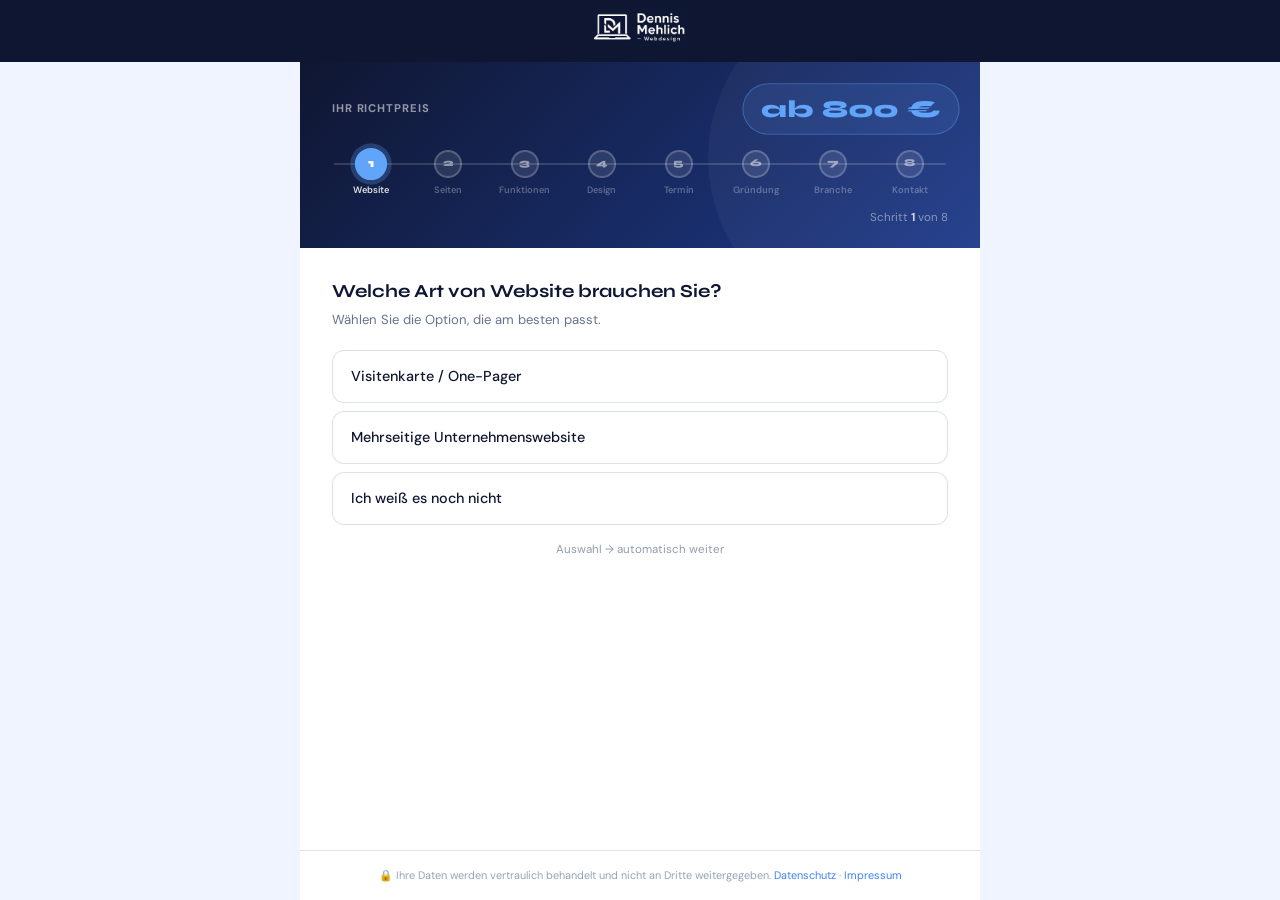
<file: kalkulator-c.html>
<!DOCTYPE html>
<html lang="de">
<head>
<meta charset="UTF-8">
<meta name="viewport" content="width=device-width, initial-scale=1.0">
<title>Website-Preiskalkulator – Dennis Mehlich</title>
<meta name="description" content="In 2 Minuten zum individuellen Website-Angebot. Beantworten Sie 7 Fragen – Ihren Fixpreis sehen Sie sofort, ganz ohne Wartezeit.">
<meta name="robots" content="noindex">
<link rel="preconnect" href="https://fonts.googleapis.com">
<link href="https://fonts.googleapis.com/css2?family=Syne:wght@400;600;700;800&family=DM+Sans:ital,wght@0,300;0,400;0,500;1,300&display=swap" rel="stylesheet">
<style>
/* ─── TOKENS ─── */
:root {
  --navy:    #0f1631;
  --ink:     #1a2347;
  --blue:    #1e3a8a;
  --accent:  #3b82f6;
  --electric:#60a5fa;
  --light:   #f0f4ff;
  --white:   #ffffff;
  --gray:    #64748b;
  --border:  rgba(30,58,138,0.15);
  --radius:  16px;
}

/* ─── RESET ─── */
*, *::before, *::after { box-sizing: border-box; margin: 0; padding: 0; }
html { scroll-behavior: smooth; }
body {
  font-family: 'DM Sans', sans-serif;
  background: var(--light);
  color: var(--navy);
  line-height: 1.6;
  overflow-x: hidden;
  min-height: 100vh;
  display: flex;
  flex-direction: column;
}

/* ─── HEADER ─── */
.lp-header {
  background: var(--navy);
  padding: 0.45rem 5%;
  display: flex;
  align-items: center;
  justify-content: center;
}
.lp-header img { height: 40px; width: auto; }
.lp-header-trust {
  font-size: 0.78rem;
  color: rgba(255,255,255,0.55);
  display: flex;
  align-items: center;
  gap: 0.4rem;
}

/* ─── HERO ─── */
.lp-hero {
  background: var(--navy);
  padding: 3rem 5% 5rem;
  text-align: center;
  position: relative;
  overflow: hidden;
}
.lp-hero::before {
  content: '';
  position: absolute;
  inset: 0;
  background: radial-gradient(ellipse 60% 60% at 50% 100%, rgba(59,130,246,0.18) 0%, transparent 70%);
  pointer-events: none;
}
.lp-badge {
  display: inline-flex;
  align-items: center;
  gap: 0.5rem;
  background: rgba(59,130,246,0.15);
  border: 1px solid rgba(59,130,246,0.3);
  color: var(--electric);
  padding: 0.4rem 1rem;
  border-radius: 100px;
  font-size: 0.78rem;
  font-weight: 700;
  letter-spacing: 0.06em;
  text-transform: uppercase;
  margin-bottom: 1.25rem;
}
.lp-badge::before {
  content: '';
  width: 6px; height: 6px;
  border-radius: 50%;
  background: var(--electric);
  animation: pulse 2s infinite;
}
@keyframes pulse { 0%,100%{opacity:1;transform:scale(1)} 50%{opacity:0.5;transform:scale(1.5)} }
.lp-hero h1 {
  font-family: 'Syne', sans-serif;
  font-size: clamp(2rem, 4.5vw, 3.2rem);
  font-weight: 800;
  color: white;
  line-height: 1.1;
  letter-spacing: -0.03em;
  margin-bottom: 1rem;
}
.lp-hero h1 em {
  font-style: normal;
  color: var(--electric);
}
.lp-hero p {
  font-size: 1.05rem;
  color: rgba(255,255,255,0.65);
  max-width: 520px;
  margin: 0 auto 2rem;
  line-height: 1.7;
}
.lp-trust-row {
  display: flex;
  justify-content: center;
  gap: 1.5rem;
  flex-wrap: wrap;
  margin-bottom: 0;
}
.lp-trust-item {
  display: flex;
  align-items: center;
  gap: 0.5rem;
  font-size: 0.82rem;
  color: rgba(255,255,255,0.6);
}
.lp-trust-item span { font-size: 1rem; }

/* ─── MAIN LAYOUT ─── */
.lp-main {
  width: 100%;
  max-width: 680px;
  margin: 0 auto;
  padding: 0;
  position: relative;
  z-index: 2;
  flex: 1 0 auto;
  display: flex;
  flex-direction: column;
}

/* ─── KALKULATOR CARD (randlos, bündig zur Nav & zu den Seiten, füllt die Höhe) ─── */
.calc-card {
  background: white;
  border-radius: 0;
  box-shadow: none;
  overflow: hidden;
  flex: 1 0 auto;
  display: flex;
  flex-direction: column;
}
.calc-card-top {
  background: linear-gradient(135deg, var(--navy), var(--blue));
  padding: 1.5rem 2rem 1.25rem;
  position: relative;
  overflow: hidden;
}
.calc-card-top::before {
  content: '';
  position: absolute;
  top: -40%; right: -10%;
  width: 50%; padding-bottom: 50%;
  border-radius: 50%;
  background: rgba(255,255,255,0.04);
}
.calc-progress-wrap {
  display: flex;
  align-items: flex-start;
  justify-content: space-between;
  position: relative;
  margin-bottom: 0.75rem;
}
.calc-progress-wrap::before {
  content: '';
  position: absolute;
  top: 13px; left: 2px; right: 2px;
  height: 2px;
  background: rgba(255,255,255,0.15);
  z-index: 0;
}
.calc-progress-fill {
  position: absolute;
  top: 13px; left: 2px;
  height: 2px;
  background: var(--electric);
  z-index: 1;
  transition: width 0.45s cubic-bezier(0.34, 1.56, 0.64, 1);
  width: 0%;
}
.calc-step-dot {
  display: flex;
  flex-direction: column;
  align-items: center;
  gap: 0.3rem;
  z-index: 2;
  flex: 1;
}
.calc-dot {
  width: 28px; height: 28px;
  border-radius: 50%;
  background: rgba(255,255,255,0.1);
  border: 2px solid rgba(255,255,255,0.2);
  display: flex;
  align-items: center;
  justify-content: center;
  font-family: 'Syne', sans-serif;
  font-size: 0.65rem;
  font-weight: 800;
  color: rgba(255,255,255,0.5);
  transition: all 0.3s;
}
.calc-step-dot.active .calc-dot {
  background: var(--electric);
  border-color: var(--electric);
  color: white;
  box-shadow: 0 0 0 4px rgba(96,165,250,0.25);
  transform: scale(1.15);
}
.calc-step-dot.done .calc-dot {
  background: rgba(96,165,250,0.3);
  border-color: var(--electric);
  color: var(--electric);
}
.calc-dot-label {
  font-size: 0.58rem;
  font-weight: 600;
  color: rgba(255,255,255,0.3);
  text-align: center;
  white-space: nowrap;
}
.calc-step-dot.active .calc-dot-label { color: rgba(255,255,255,0.85); }
.calc-step-dot.done .calc-dot-label { color: rgba(96,165,250,0.7); }
.calc-progress-label {
  font-size: 0.72rem;
  color: rgba(255,255,255,0.45);
  text-align: right;
  margin-top: 0.5rem;
}
.calc-progress-label strong { color: rgba(255,255,255,0.8); }

/* ─── LIVE-PREIS (oben rechts) ─── */
.calc-price-row {
  display: flex;
  align-items: center;
  justify-content: space-between;
  position: relative;
  z-index: 2;
  margin-bottom: 1.1rem;
}
.calc-price-caption {
  font-size: 0.7rem;
  font-weight: 700;
  letter-spacing: 0.08em;
  text-transform: uppercase;
  color: rgba(255,255,255,0.55);
}
.calc-price-amount {
  font-family: 'Syne', sans-serif;
  font-size: 1.35rem;
  font-weight: 800;
  color: var(--electric);
  background: rgba(96,165,250,0.12);
  border: 1px solid rgba(96,165,250,0.35);
  padding: 0.3rem 1rem;
  border-radius: 100px;
  white-space: nowrap;
  transition: transform 0.35s cubic-bezier(0.34,1.56,0.64,1);
}
.calc-price-amount.bump { transform: scale(1.12); }

/* ─── FORM BODY ─── */
.calc-body {
  padding: 2rem 2rem 1.5rem;
  flex: 1 0 auto;
}

/* Pages */
.calc-page { display: none; }
.calc-page.active { display: block; }

.calc-question {
  font-family: 'Syne', sans-serif;
  font-size: 1.15rem;
  font-weight: 700;
  color: var(--navy);
  margin-bottom: 0.35rem;
  line-height: 1.3;
}
.calc-sub {
  font-size: 0.82rem;
  color: var(--gray);
  margin-bottom: 1.25rem;
}

/* Options */
.calc-options {
  display: flex;
  flex-direction: column;
  gap: 0.55rem;
  margin-bottom: 1rem;
}
.calc-option {
  display: flex;
  align-items: center;
  justify-content: space-between;
  padding: 0.85rem 1.1rem;
  border: 1.5px solid var(--border);
  border-radius: 12px;
  cursor: pointer;
  transition: all 0.18s;
  font-size: 0.9rem;
  color: var(--navy);
  font-weight: 500;
  user-select: none;
  background: white;
}
.calc-option:hover {
  border-color: var(--accent);
  background: rgba(59,130,246,0.04);
  transform: translateX(3px);
}
.calc-option.selected {
  border-color: var(--accent);
  background: rgba(59,130,246,0.08);
  color: var(--navy);
}
.calc-option.selected::after {
  content: '✓';
  display: flex;
  align-items: center;
  justify-content: center;
  min-width: 22px;
  height: 22px;
  border-radius: 50%;
  background: var(--accent);
  color: white;
  font-size: 0.72rem;
  font-weight: 800;
}
.calc-option input {
  position: absolute;
  opacity: 0;
  width: 0; height: 0;
  pointer-events: none;
}
.calc-hint {
  font-size: 0.72rem;
  color: var(--gray);
  text-align: center;
  opacity: 0.7;
  margin-top: 0.25rem;
}

/* Contact fields */
.calc-fields { margin-bottom: 1.25rem; }
.calc-field-row { display: grid; grid-template-columns: 1fr 1fr; gap: 1rem; margin-bottom: 1rem; }
.calc-field { display: flex; flex-direction: column; gap: 0.35rem; }
.calc-field label { font-size: 0.78rem; font-weight: 600; color: var(--navy); }
.calc-field input {
  padding: 0.75rem 1rem;
  border: 1.5px solid var(--border);
  border-radius: 10px;
  font-family: 'DM Sans', sans-serif;
  font-size: 0.9rem;
  color: var(--navy);
  outline: none;
  transition: border-color 0.2s, box-shadow 0.2s;
  background: white;
}
.calc-field input:focus {
  border-color: var(--accent);
  box-shadow: 0 0 0 3px rgba(59,130,246,0.12);
}

/* Nav */
.calc-nav {
  display: flex;
  justify-content: space-between;
  align-items: center;
  margin-top: 1.25rem;
}
.calc-btn-next,
.calc-btn-submit {
  background: var(--navy);
  color: white;
  border: none;
  padding: 0.8rem 2rem;
  border-radius: 100px;
  font-family: 'DM Sans', sans-serif;
  font-size: 0.95rem;
  font-weight: 600;
  cursor: pointer;
  transition: background 0.2s, transform 0.15s;
  box-shadow: 0 4px 16px rgba(15,22,49,0.2);
}
.calc-btn-submit {
  background: var(--accent);
  box-shadow: 0 4px 16px rgba(59,130,246,0.35);
  width: 100%;
  padding: 1rem;
  font-size: 1rem;
  margin-top: 0.5rem;
}
.calc-btn-next:hover { background: var(--blue); transform: translateY(-1px); }
.calc-btn-submit:hover { background: var(--electric); transform: translateY(-1px); }
.calc-btn-back {
  background: transparent;
  color: var(--gray);
  border: none;
  font-family: 'DM Sans', sans-serif;
  font-size: 0.88rem;
  cursor: pointer;
  transition: color 0.2s;
  padding: 0.5rem 0;
}
.calc-btn-back:hover { color: var(--navy); }

/* Error */
.calc-error {
  color: #ef4444;
  font-size: 0.8rem;
  margin-bottom: 0.75rem;
  padding: 0.5rem 0.75rem;
  background: #fef2f2;
  border-radius: 8px;
  border: 1px solid #fecaca;
  display: none;
}

/* Success */
.calc-success {
  text-align: center;
  padding: 2.5rem 1.5rem;
}
.calc-success-icon { font-size: 3rem; margin-bottom: 1rem; }
.calc-success-title {
  font-family: 'Syne', sans-serif;
  font-size: 1.4rem;
  font-weight: 800;
  color: var(--navy);
  margin-bottom: 0.5rem;
}
.calc-success p { color: var(--gray); font-size: 0.9rem; line-height: 1.6; }
.calc-success-email {
  display: inline-block;
  margin-top: 1.25rem;
  background: var(--light);
  border: 1px solid var(--border);
  border-radius: 12px;
  padding: 0.75rem 1.25rem;
  font-size: 0.85rem;
  color: var(--navy);
  font-weight: 500;
}

/* Privacy */
.calc-card-inner {
  background: white;
  border-radius: 0 0 24px 24px;
  padding: 2rem;
}
.calc-card-inner .msf-progress-wrap {
  background: linear-gradient(135deg, var(--navy), var(--blue));
  border-radius: 24px 24px 0 0;
  padding: 1.5rem 2rem 1.25rem;
  margin: -2rem -2rem 1.5rem;
}
.calc-card-inner .msf-dot { background: rgba(255,255,255,0.1); border-color: rgba(255,255,255,0.2); color: rgba(255,255,255,0.5); }
.calc-card-inner .msf-progress-step.active .msf-dot { background: var(--electric); border-color: var(--electric); color: white; box-shadow: 0 0 0 4px rgba(96,165,250,0.25); }
.calc-card-inner .msf-progress-step.done .msf-dot { background: rgba(96,165,250,0.3); border-color: var(--electric); color: var(--electric); }
.calc-card-inner .msf-dot-label { color: rgba(255,255,255,0.3); }
.calc-card-inner .msf-progress-step.active .msf-dot-label { color: rgba(255,255,255,0.85); }
.calc-card-inner .msf-progress-step.done .msf-dot-label { color: rgba(96,165,250,0.7); }
.calc-card-inner .msf-progress-fill { background: var(--electric); }
.calc-card-inner .msf-progress-wrap::before { background: rgba(255,255,255,0.15); }
.calc-card-inner .msf-progress-label { color: rgba(255,255,255,0.45); text-align: right; }
.calc-card-inner .msf-progress-label strong { color: rgba(255,255,255,0.8); }
.calc-card-inner .msf-page { display: none; }
.calc-card-inner .msf-page.active { display: block; }

.calc-privacy {
  font-size: 0.68rem;
  color: #94a3b8;
  text-align: center;
  padding: 1rem 2rem;
  border-top: 1px solid var(--border);
}
.calc-privacy a { color: var(--accent); text-decoration: none; }

/* ─── SOCIAL PROOF ─── */
.lp-proof {
  display: grid;
  grid-template-columns: repeat(3, 1fr);
  gap: 1rem;
  margin-top: 2rem;
}
.proof-item {
  background: white;
  border-radius: var(--radius);
  padding: 1.25rem;
  border: 1px solid var(--border);
  text-align: center;
}
.proof-num {
  font-family: 'Syne', sans-serif;
  font-size: 1.6rem;
  font-weight: 800;
  color: var(--navy);
  line-height: 1;
}
.proof-label {
  font-size: 0.75rem;
  color: var(--gray);
  margin-top: 0.25rem;
}

/* ─── FOOTER ─── */
.lp-footer {
  background: var(--navy);
  color: rgba(255,255,255,0.4);
  padding: 1.5rem 5%;
  text-align: center;
  font-size: 0.78rem;
  display: flex;
  justify-content: center;
  gap: 2rem;
  flex-wrap: wrap;
}
.lp-footer a { color: rgba(255,255,255,0.4); text-decoration: none; }
.lp-footer a:hover { color: white; }

/* ─── RESPONSIVE ─── */
@media (max-width: 520px) {
  .calc-body { padding: 1.5rem 1.25rem 1.25rem; }
  .calc-field-row { grid-template-columns: 1fr; }
  .calc-dot-label { display: none; }
  .calc-dot { width: 22px; height: 22px; font-size: 0.55rem; }
  .calc-progress-wrap::before { top: 10px; }
  .calc-progress-fill { top: 10px; }
  .lp-proof { grid-template-columns: 1fr; }
  .calc-card-top { padding: 1.25rem 1.25rem 1rem; }
}
</style>
</head>
<body>

<!-- ─── HEADER ─── -->
<header class="lp-header">
  <a href="index.html"><img src="images/logo_footer.png" alt="Dennis Mehlich Webdesign"></a>
</header>

<!-- ─── MAIN (Formular direkt sichtbar, ohne Hero) ─── -->
<main class="lp-main">

  <!-- KALKULATOR -->
  <div class="calc-card">

    <!-- Top: Fortschritt -->
    <div class="calc-card-top">
      <div class="calc-price-row">
        <span class="calc-price-caption">Ihr Richtpreis</span>
        <span class="calc-price-amount" id="calc-price-value">ab 800 €</span>
      </div>
      <div class="calc-progress-wrap" id="calc-progress-wrap">
        <div class="calc-progress-fill" id="calc-fill"></div>
        <div class="calc-step-dot" id="cs-1"><div class="calc-dot"><span class="calc-dot-num">1</span></div><div class="calc-dot-label">Website</div></div>
        <div class="calc-step-dot" id="cs-2"><div class="calc-dot"><span class="calc-dot-num">2</span></div><div class="calc-dot-label">Seiten</div></div>
        <div class="calc-step-dot" id="cs-3"><div class="calc-dot"><span class="calc-dot-num">3</span></div><div class="calc-dot-label">Funktionen</div></div>
        <div class="calc-step-dot" id="cs-4"><div class="calc-dot"><span class="calc-dot-num">4</span></div><div class="calc-dot-label">Design</div></div>
        <div class="calc-step-dot" id="cs-5"><div class="calc-dot"><span class="calc-dot-num">5</span></div><div class="calc-dot-label">Termin</div></div>
        <div class="calc-step-dot" id="cs-6"><div class="calc-dot"><span class="calc-dot-num">6</span></div><div class="calc-dot-label">Gründung</div></div>
        <div class="calc-step-dot" id="cs-7"><div class="calc-dot"><span class="calc-dot-num">7</span></div><div class="calc-dot-label">Branche</div></div>
        <div class="calc-step-dot" id="cs-8"><div class="calc-dot"><span class="calc-dot-num">8</span></div><div class="calc-dot-label">Kontakt</div></div>
      </div>
      <div class="calc-progress-label">Schritt <strong id="calc-step-label">1</strong> von 8</div>
    </div>

    <!-- Body: Fragen -->
    <div class="calc-body">

      <!-- Schritt 1: Welche Art Website -->
      <div class="calc-page active" data-page="1">
        <div class="calc-question">Welche Art von Website brauchen Sie?</div>
        <div class="calc-sub">Wählen Sie die Option, die am besten passt.</div>
        <div class="calc-options">
          <label class="calc-option"><input type="radio" name="c_art" value="Visitenkarte / One-Pager"><span>Visitenkarte / One-Pager</span></label>
          <label class="calc-option"><input type="radio" name="c_art" value="Mehrseitige Unternehmenswebsite"><span>Mehrseitige Unternehmenswebsite</span></label>
          <label class="calc-option"><input type="radio" name="c_art" value="Ich weiß es noch nicht"><span>Ich weiß es noch nicht</span></label>
        </div>
        <div class="calc-hint">Auswahl → automatisch weiter</div>
      </div>

      <!-- Schritt 2: Anzahl Seiten -->
      <div class="calc-page" data-page="2">
        <div class="calc-question">Wie viele Unterseiten benötigen Sie?</div>
        <div class="calc-sub">Jede Unterseite (z. B. Über uns, Leistungen, Kontakt) zählt.</div>
        <div class="calc-options">
          <label class="calc-option"><input type="radio" name="c_seiten" value="1 Seite"><span>1 Seite</span></label>
          <label class="calc-option"><input type="radio" name="c_seiten" value="2–3 Seiten"><span>2–3 Seiten</span></label>
          <label class="calc-option"><input type="radio" name="c_seiten" value="4–5 Seiten"><span>4–5 Seiten</span></label>
          <label class="calc-option"><input type="radio" name="c_seiten" value="6–7 Seiten"><span>6–7 Seiten</span></label>
          <label class="calc-option"><input type="radio" name="c_seiten" value="Mehr als 7 Seiten"><span>Mehr als 7 Seiten</span></label>
        </div>
        <div class="calc-hint">Auswahl → automatisch weiter</div>
        <div class="calc-nav"><button class="calc-btn-back" onclick="calcBack(2)">← Zurück</button></div>
      </div>

      <!-- Schritt 3: Funktionen -->
      <div class="calc-page" data-page="3">
        <div class="calc-question">Welche Funktionen soll die Website haben?</div>
        <div class="calc-sub">Mehrfachauswahl möglich – klicken Sie alles an, was passt.</div>
        <div class="calc-options">
          <label class="calc-option"><input type="checkbox" name="c_funktionen" value="Kontaktformular"><span>Kontaktformular</span></label>
          <label class="calc-option"><input type="checkbox" name="c_funktionen" value="Mehrsprachigkeit"><span>Mehrsprachigkeit</span></label>
          <label class="calc-option"><input type="checkbox" name="c_funktionen" value="KI-Chatbot"><span>KI-Chatbot</span></label>
          <label class="calc-option"><input type="checkbox" name="c_funktionen" value="Keine besonderen Funktionen"><span>Keine besonderen Funktionen</span></label>
        </div>
        <div class="calc-nav">
          <button class="calc-btn-back" onclick="calcBack(3)">← Zurück</button>
          <button class="calc-btn-next" onclick="calcNext(3)">Weiter →</button>
        </div>
      </div>

      <!-- Schritt 4: Design -->
      <div class="calc-page" data-page="4">
        <div class="calc-question">Haben Sie bereits ein Design oder Logo?</div>
        <div class="calc-sub">Das beeinflusst den Aufwand beim Design.</div>
        <div class="calc-options">
          <label class="calc-option"><input type="radio" name="c_design" value="Ja, beides vorhanden"><span>Ja, beides vorhanden</span></label>
          <label class="calc-option"><input type="radio" name="c_design" value="Nur Logo vorhanden"><span>Nur Logo vorhanden</span></label>
          <label class="calc-option"><input type="radio" name="c_design" value="Nichts vorhanden – Komplettpaket"><span>Nichts vorhanden – Komplettpaket gewünscht</span></label>
          <label class="calc-option"><input type="radio" name="c_design" value="Weiß nicht"><span>Weiß nicht</span></label>
        </div>
        <div class="calc-hint">Auswahl → automatisch weiter</div>
        <div class="calc-nav"><button class="calc-btn-back" onclick="calcBack(4)">← Zurück</button></div>
      </div>

      <!-- Schritt 5: Wann -->
      <div class="calc-page" data-page="5">
        <div class="calc-question">Bis wann soll die Website fertig sein?</div>
        <div class="calc-sub">Dringende Projekte erfordern mehr Ressourcen.</div>
        <div class="calc-options">
          <label class="calc-option"><input type="radio" name="c_termin" value="So schnell wie möglich"><span>So schnell wie möglich</span></label>
          <label class="calc-option"><input type="radio" name="c_termin" value="In 2–4 Wochen"><span>In 2–4 Wochen</span></label>
          <label class="calc-option"><input type="radio" name="c_termin" value="In 2–3 Monaten"><span>In 2–3 Monaten</span></label>
          <label class="calc-option"><input type="radio" name="c_termin" value="Kein fester Termin"><span>Kein fester Termin</span></label>
        </div>
        <div class="calc-hint">Auswahl → automatisch weiter</div>
        <div class="calc-nav"><button class="calc-btn-back" onclick="calcBack(5)">← Zurück</button></div>
      </div>

      <!-- Schritt 6: Unternehmensgründung -->
      <div class="calc-page" data-page="6">
        <div class="calc-question">Wann wurde Ihr Unternehmen gegründet?</div>
        <div class="calc-sub">Das hilft uns, das passende Paket für Ihre Phase zu finden.</div>
        <div class="calc-options">
          <label class="calc-option"><input type="radio" name="c_gruendung" value="Geplante Gründung in der Zukunft"><span>Geplante Gründung in der Zukunft</span></label>
          <label class="calc-option"><input type="radio" name="c_gruendung" value="Unternehmen jünger als 6 Monate"><span>Jünger als 6 Monate</span></label>
          <label class="calc-option"><input type="radio" name="c_gruendung" value="Unternehmen ist älter als 6 Monate"><span>Älter als 6 Monate</span></label>
          <label class="calc-option"><input type="radio" name="c_gruendung" value="Sonstige"><span>Sonstige</span></label>
        </div>
        <div class="calc-hint">Auswahl → automatisch weiter</div>
        <div class="calc-nav"><button class="calc-btn-back" onclick="calcBack(6)">← Zurück</button></div>
      </div>

      <!-- Schritt 7: Unternehmensart -->
      <div class="calc-page" data-page="7">
        <div class="calc-question">Was beschreibt Ihr Unternehmen am besten?</div>
        <div class="calc-sub">Damit wir Ihr Angebot passend auf Ihre Branche zuschneiden.</div>
        <div class="calc-fields">
          <div class="calc-field"><label>Unternehmensart / Branche *</label><input type="text" id="c-unternehmensart" placeholder="z. B. Handwerk, Beratung, Online-Shop …"></div>
        </div>
        <div class="calc-nav">
          <button class="calc-btn-back" onclick="calcBack(7)">← Zurück</button>
          <button class="calc-btn-next" onclick="calcNextText(7, 'c-unternehmensart')">Weiter →</button>
        </div>
      </div>

      <!-- Schritt 8: Kontakt -->
      <div class="calc-page" data-page="8">
        <div class="calc-question">Wohin sollen wir Ihr Angebot schicken?</div>
        <div class="calc-sub">Sie erhalten Ihr individuelles Angebot innerhalb von 24 Stunden.</div>
        <div class="calc-fields">
          <div class="calc-field-row">
            <div class="calc-field"><label>Vorname *</label><input type="text" id="c-firstname" placeholder="Max"></div>
            <div class="calc-field"><label>Nachname *</label><input type="text" id="c-lastname" placeholder="Mustermann"></div>
          </div>
          <div class="calc-field"><label>E-Mail *</label><input type="email" id="c-email" placeholder="max@beispiel.de"></div>
          <div class="calc-field" style="margin-top:1rem;"><label>Telefon *</label><input type="tel" id="c-phone" placeholder="+49 …"></div>
        </div>
        <div class="calc-error" id="c-error">Bitte füllen Sie alle Pflichtfelder aus.</div>
        <div class="calc-nav"><button class="calc-btn-back" onclick="calcBack(8)">← Zurück</button></div>
        <button class="calc-btn-submit" onclick="calcSubmit()">Kostenloses Erstgespräch sichern →</button>
      </div>

      <!-- Erfolg -->
      <div class="calc-page" data-page="9">
        <div class="calc-success">
          <div class="calc-success-icon">🎉</div>
          <div class="calc-success-title">Ihre Anfrage ist eingegangen!</div>
          <p>Ich habe alle Angaben erhalten und melde mich innerhalb von <strong>24 Stunden</strong> mit Ihrem individuellen Angebot per E-Mail.</p>
          <div class="calc-success-email">📬 Schauen Sie auch in Ihren Spam-Ordner.</div>
          <p style="margin-top:1.5rem;"><a href="index.html" style="color:var(--accent);font-size:0.85rem;text-decoration:none;">← Zurück zur Hauptseite</a></p>
        </div>
      </div>

    </div><!-- /calc-body -->

    <div class="calc-privacy">🔒 Ihre Daten werden vertraulich behandelt und nicht an Dritte weitergegeben. <a href="datenschutz.html">Datenschutz</a> · <a href="impressum.html">Impressum</a></div>
  </div><!-- /calc-card -->

</main>

<script>
const CALC_TOTAL = 8;

function calcUpdateProgress(page) {
  const label = document.getElementById('calc-step-label');
  if (label) label.textContent = Math.min(page, CALC_TOTAL);

  // Fill line
  const fill = document.getElementById('calc-fill');
  if (fill) {
    const pct = CALC_TOTAL > 1 ? ((page - 1) / (CALC_TOTAL - 1)) * 100 : 0;
    fill.style.width = pct + '%';
  }

  // Dots
  for (let i = 1; i <= CALC_TOTAL; i++) {
    const dot = document.getElementById('cs-' + i);
    if (!dot) continue;
    dot.classList.remove('active', 'done');
    if (i < page) dot.classList.add('done');
    else if (i === page) dot.classList.add('active');
  }
}

function calcGoTo(page) {
  document.querySelectorAll('.calc-page').forEach(p => p.classList.remove('active'));
  const target = document.querySelector(`.calc-page[data-page="${page}"]`);
  if (target) target.classList.add('active');
  calcUpdateProgress(page);
}

function calcNext(currentPage) {
  calcGoTo(currentPage + 1);
}

function calcBack(currentPage) {
  // Bei Visitenkarte wurde Schritt 2 (Unterseiten) übersprungen → direkt zu Schritt 1 zurück
  if (currentPage === 3) {
    const art = document.querySelector('input[name="c_art"]:checked')?.value;
    if (art === 'Visitenkarte / One-Pager') { calcGoTo(1); return; }
  }
  calcGoTo(currentPage - 1);
}

/* ─── PREIS-BERECHNUNG ─── */
function calcFormatPrice(n) {
  return n.toLocaleString('de-DE') + ' €';
}

// Liefert den aktuellen Richtpreis als Zahl – oder null, wenn noch keine Website-Art gewählt wurde
function calcGetPrice() {
  const art = document.querySelector('input[name="c_art"]:checked')?.value || '';
  let base;
  if (art === 'Visitenkarte / One-Pager') base = 800;
  else if (art === 'Mehrseitige Unternehmenswebsite') base = 900;
  else if (art === 'Ich weiß es noch nicht') base = 900;
  else return null;

  let total = base;

  // Unterseiten – jeder Sprung +200 € (entfällt bei Visitenkarte)
  if (art !== 'Visitenkarte / One-Pager') {
    const seitenAddon = {
      '1 Seite': 0,
      '2–3 Seiten': 200,
      '4–5 Seiten': 400,
      '6–7 Seiten': 600,
      'Mehr als 7 Seiten': 800
    };
    const seiten = document.querySelector('input[name="c_seiten"]:checked')?.value;
    if (seiten && seitenAddon[seiten] != null) total += seitenAddon[seiten];
  }

  // Funktionen
  document.querySelectorAll('input[name="c_funktionen"]:checked').forEach(el => {
    if (el.value === 'Kontaktformular')   total += 200;
    else if (el.value === 'Mehrsprachigkeit') total += 500;
    // KI-Chatbot ist kostenlos (kein Aufschlag)
  });

  // Design / Logo
  const design = document.querySelector('input[name="c_design"]:checked')?.value;
  if (design === 'Nur Logo vorhanden') total += 200;
  else if (design === 'Nichts vorhanden – Komplettpaket') total += 300;

  // Termin
  const termin = document.querySelector('input[name="c_termin"]:checked')?.value;
  if (termin === 'So schnell wie möglich') total += 200;

  return total;
}

function calcRecalc() {
  const el = document.getElementById('calc-price-value');
  if (!el) return;
  const price = calcGetPrice();
  el.textContent = (price === null) ? 'ab 800 €' : calcFormatPrice(price);
  // kleine Puls-Animation
  el.classList.remove('bump');
  void el.offsetWidth;
  el.classList.add('bump');
}

// Radio → automatisch weiter, Checkbox → toggle
document.querySelectorAll('.calc-option').forEach(label => {
  label.addEventListener('click', function() {
    const input = this.querySelector('input');
    if (!input) return;

    if (input.type === 'radio') {
      document.querySelectorAll(`input[name="${input.name}"]`).forEach(s => {
        s.checked = false;
        s.closest('label').classList.remove('selected');
      });
      input.checked = true;
      this.classList.add('selected');

      const page = parseInt(this.closest('.calc-page').dataset.page);
      let nextPage = page + 1;

      // Sonderlogik Website-Art (Schritt 1)
      if (input.name === 'c_art') {
        if (input.value === 'Visitenkarte / One-Pager') {
          // Unterseiten-Auswahl zurücksetzen (One-Pager hat keine) und Schritt 2 überspringen
          document.querySelectorAll('input[name="c_seiten"]').forEach(s => {
            s.checked = false;
            s.closest('label').classList.remove('selected');
          });
          nextPage = 3;
        } else {
          nextPage = 2;
        }
      }

      calcRecalc();
      setTimeout(() => calcGoTo(nextPage), 300);
    } else {
      input.checked = !input.checked;
      this.classList.toggle('selected', input.checked);
      calcRecalc();
    }
  });
});

function calcNextText(currentPage, fieldId) {
  const val = document.getElementById(fieldId)?.value.trim();
  if (!val) { alert('Bitte füllen Sie dieses Feld aus.'); return; }
  calcGoTo(currentPage + 1);
}

async function calcSubmit() {
  const firstname = document.getElementById('c-firstname')?.value.trim();
  const lastname  = document.getElementById('c-lastname')?.value.trim();
  const email     = document.getElementById('c-email')?.value.trim();
  const phone     = document.getElementById('c-phone')?.value.trim() || '';
  const errorEl   = document.getElementById('c-error');

  if (!firstname || !lastname || !email || !phone) {
    if (errorEl) errorEl.style.display = 'block';
    return;
  }
  if (errorEl) errorEl.style.display = 'none';

  // Antworten aus den tatsächlich sichtbaren Formularfeldern (c_*) auslesen
  const art           = document.querySelector('input[name="c_art"]:checked')?.value || '';
  const seiten        = document.querySelector('input[name="c_seiten"]:checked')?.value || '';
  const funktionen    = Array.from(document.querySelectorAll('input[name="c_funktionen"]:checked'))
                             .map(el => el.value).join(', ');
  const design        = document.querySelector('input[name="c_design"]:checked')?.value || '';
  const termin        = document.querySelector('input[name="c_termin"]:checked')?.value || '';
  const gruendung     = document.querySelector('input[name="c_gruendung"]:checked')?.value || '';
  const unternehmensart = document.getElementById('c-unternehmensart')?.value.trim() || '';

  // Kalkulator-spezifische Angaben (Art/Seiten/Funktionen) gebündelt als Freitext,
  // damit sie in HubSpot verlustfrei ankommen.
  const richtpreis = calcGetPrice();
  const projektDetails =
    'Art der Website: ' + (art || '–') +
    ' | Unterseiten: ' + (seiten || '–') +
    ' | Funktionen: ' + (funktionen || '–') +
    ' | Richtpreis: ' + (richtpreis !== null ? calcFormatPrice(richtpreis) : '–');

  const btn = document.querySelector('.calc-btn-submit');
  btn.textContent = 'Wird gesendet…';
  btn.disabled = true;

  try {
    const res = await fetch(
      'https://api.hsforms.com/submissions/v3/integration/submit/148643626/7b0a4ee5-95a9-4f7b-8103-ec589e9b52ed',
      {
        method: 'POST',
        headers: { 'Content-Type': 'application/json' },
        body: JSON.stringify({
          fields: [
            { objectTypeId: '0-1', name: 'firstname',            value: firstname },
            { objectTypeId: '0-1', name: 'lastname',             value: lastname },
            { objectTypeId: '0-1', name: 'email',                value: email },
            { objectTypeId: '0-1', name: 'phone',                value: phone },
            { objectTypeId: '0-1', name: 'designvorlage',        value: design },
            { objectTypeId: '0-1', name: 'fertigstellung',       value: termin },
            { objectTypeId: '0-1', name: 'unternehmensgrundung', value: gruendung },
            { objectTypeId: '0-1', name: 'unternehmensart',      value: unternehmensart },
            { objectTypeId: '0-1', name: 'message',              value: projektDetails },
          ],
          context: { pageUri: window.location.href, pageName: 'Preiskalkulator' }
        })
      }
    );

    if (res.ok) {
      calcGoTo(9);
    } else {
      btn.textContent = 'Fehler – nochmal versuchen';
      btn.disabled = false;
    }
  } catch(e) {
    btn.textContent = 'Fehler – nochmal versuchen';
    btn.disabled = false;
  }
}

// Init
calcUpdateProgress(1);
calcRecalc();

/* ─── KK HUBSPOT FORM (8 Schritte) ─── */
const KK_TOTAL = 8;

function kkUpdateProgress(page) {
  const lbl = document.getElementById('kk-progress-pct');
  if (lbl) lbl.textContent = Math.round((page/KK_TOTAL)*100) + '%';
  const fill = document.getElementById('kk-progress-fill');
  if (fill) fill.style.width = (KK_TOTAL > 1 ? ((page-1)/(KK_TOTAL-1))*100 : 0) + '%';
  for (let i = 1; i <= KK_TOTAL; i++) {
    const s = document.getElementById('kk-step-' + i);
    if (!s) continue;
    s.classList.remove('active','done');
    if (i < page) s.classList.add('done');
    else if (i === page) s.classList.add('active');
  }
}

function kkGoTo(page) {
  document.querySelectorAll('.calc-card-inner .msf-page').forEach(p => p.classList.remove('active'));
  const t = document.querySelector('.calc-card-inner .msf-page[data-page="' + page + '"]');
  if (t) t.classList.add('active');
  kkUpdateProgress(page);
}

function kkNext(p) { kkGoTo(p + 1); }
function kkBack(p) { kkGoTo(p - 1); }
function kkNextText(p, fieldId) {
  const val = document.getElementById(fieldId)?.value.trim();
  if (!val) { alert('Bitte füllen Sie dieses Feld aus.'); return; }
  kkGoTo(p + 1);
}

document.addEventListener('DOMContentLoaded', function() {
  kkUpdateProgress(1);
  document.querySelectorAll('.calc-card-inner .msf-radio, .calc-card-inner .msf-check').forEach(label => {
    label.addEventListener('click', function() {
      const input = this.querySelector('input');
      if (!input) return;
      if (input.type === 'radio') {
        document.querySelectorAll('input[name="' + input.name + '"]').forEach(s => {
          s.checked = false; s.closest('label').classList.remove('selected');
        });
        input.checked = true;
        this.classList.add('selected');
        const page = parseInt(this.closest('.msf-page').dataset.page);
        setTimeout(() => kkGoTo(page + 1), 300);
      } else {
        input.checked = !input.checked;
        this.classList.toggle('selected', input.checked);
      }
    });
  });
});

async function kkSubmit() {
  const firstname        = document.getElementById('kk-firstname')?.value.trim();
  const lastname         = document.getElementById('kk-lastname')?.value.trim();
  const email            = document.getElementById('kk-email')?.value.trim();
  const phone            = document.getElementById('kk-phone')?.value.trim();
  const errorEl          = document.getElementById('kk-error');
  if (!firstname || !lastname || !email || !phone) { errorEl.style.display = 'block'; return; }
  errorEl.style.display = 'none';
  const btn = document.querySelector('.calc-card-inner .msf-btn-submit');
  btn.textContent = 'Wird gesendet…'; btn.disabled = true;
  try {
    const res = await fetch(
      'https://api.hsforms.com/submissions/v3/integration/submit/148643626/7b0a4ee5-95a9-4f7b-8103-ec589e9b52ed',
      { method: 'POST', headers: { 'Content-Type': 'application/json' },
        body: JSON.stringify({ fields: [
          { objectTypeId: '0-1', name: 'firstname',            value: firstname },
          { objectTypeId: '0-1', name: 'lastname',             value: lastname },
          { objectTypeId: '0-1', name: 'email',                value: email },
          { objectTypeId: '0-1', name: 'phone',                value: phone },
          { objectTypeId: '0-1', name: 'website_vorhanden',    value: document.querySelector('input[name="kk_website_vorhanden"]:checked')?.value || '' },
          { objectTypeId: '0-1', name: 'designvorlage',        value: document.querySelector('input[name="kk_designvorlage"]:checked')?.value || '' },
          { objectTypeId: '0-1', name: 'domain_und_hosting',   value: document.querySelector('input[name="kk_domain_und_hosting"]:checked')?.value || '' },
          { objectTypeId: '0-1', name: 'unternehmensgrundung', value: document.querySelector('input[name="kk_unternehmensgrundung"]:checked')?.value || '' },
          { objectTypeId: '0-1', name: 'fertigstellung',       value: document.querySelector('input[name="kk_fertigstellung"]:checked')?.value || '' },
          { objectTypeId: '0-1', name: 'unternehmensart',      value: document.getElementById('kk-unternehmensart')?.value.trim() || '' },
          { objectTypeId: '0-1', name: 'website_pflege',       value: document.querySelector('input[name="kk_website_pflege"]:checked')?.value || '' },
        ], context: { pageUri: window.location.href, pageName: 'Preiskalkulator' } })
      }
    );
    if (res.ok) { kkGoTo(9); }
    else { btn.textContent = 'Fehler – nochmal versuchen'; btn.disabled = false; }
  } catch(e) { btn.textContent = 'Fehler – nochmal versuchen'; btn.disabled = false; }
}

</script>
</body>
</html>
</file>
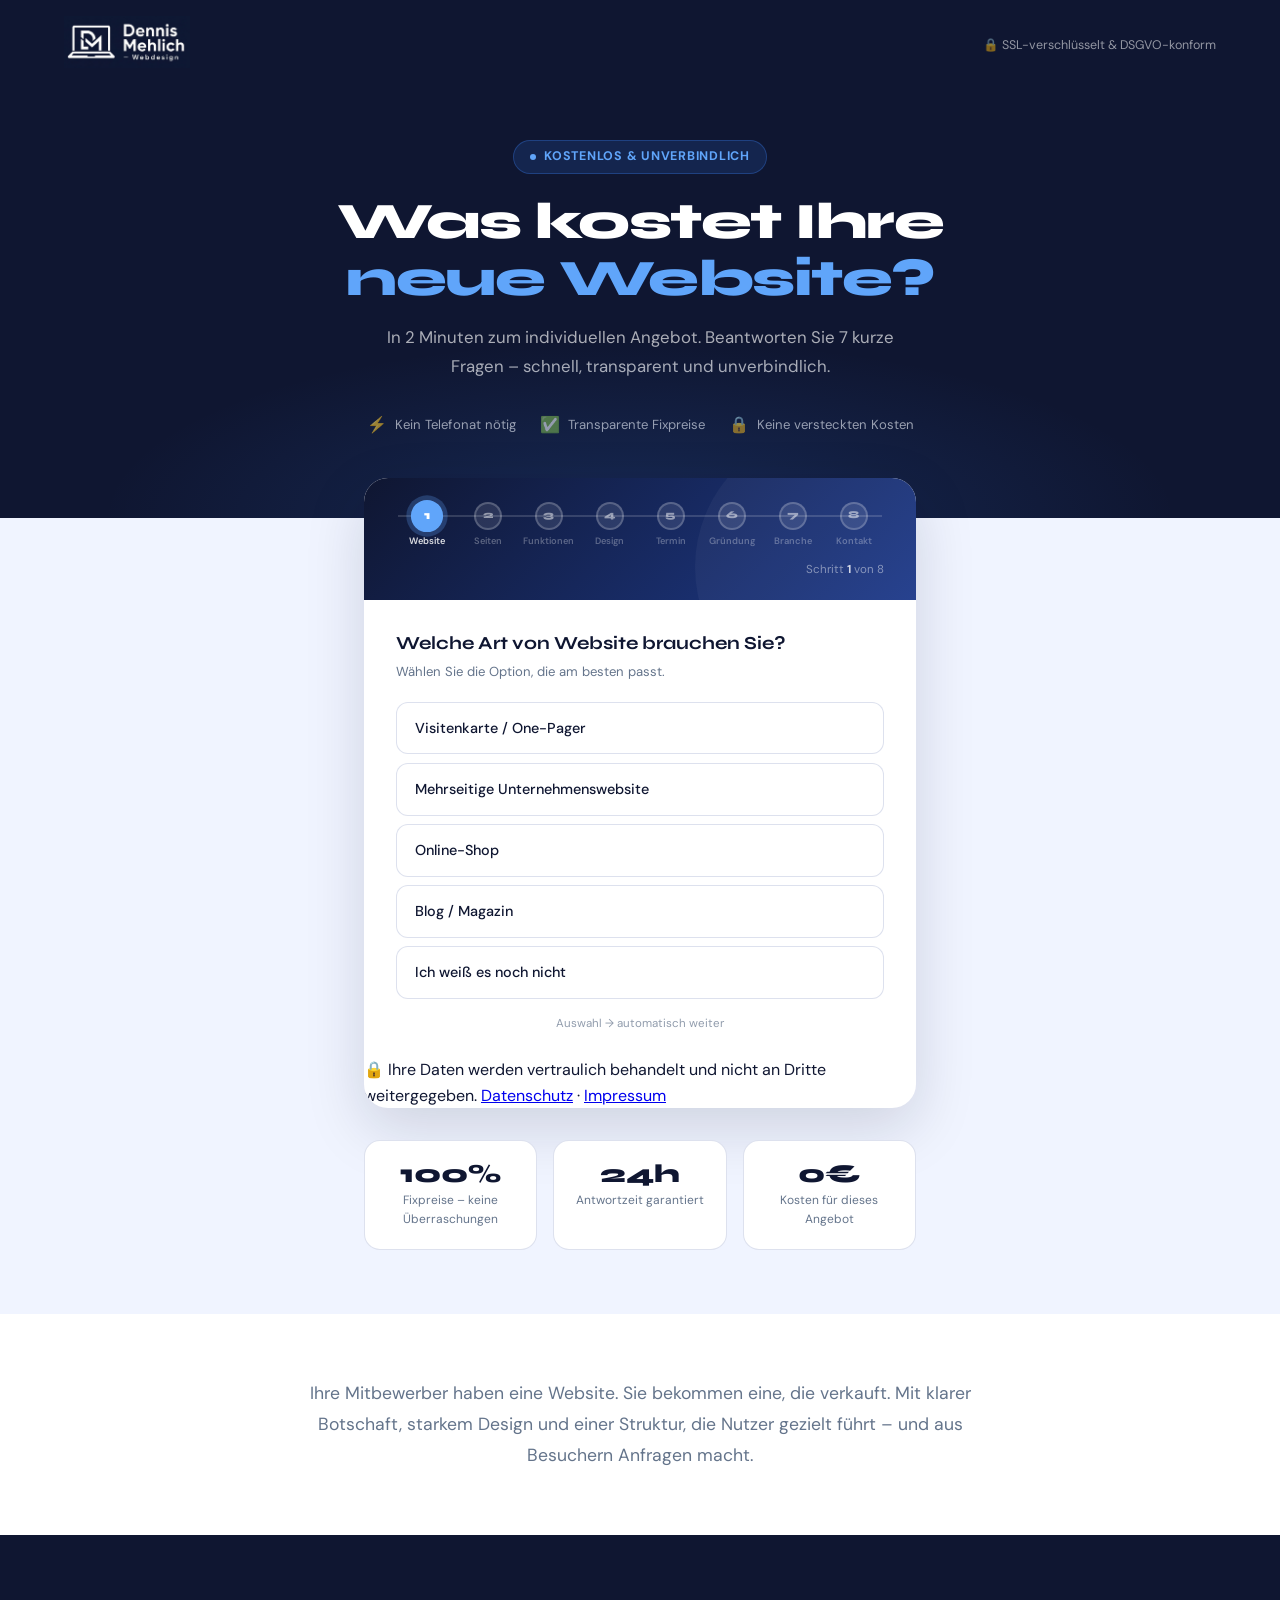
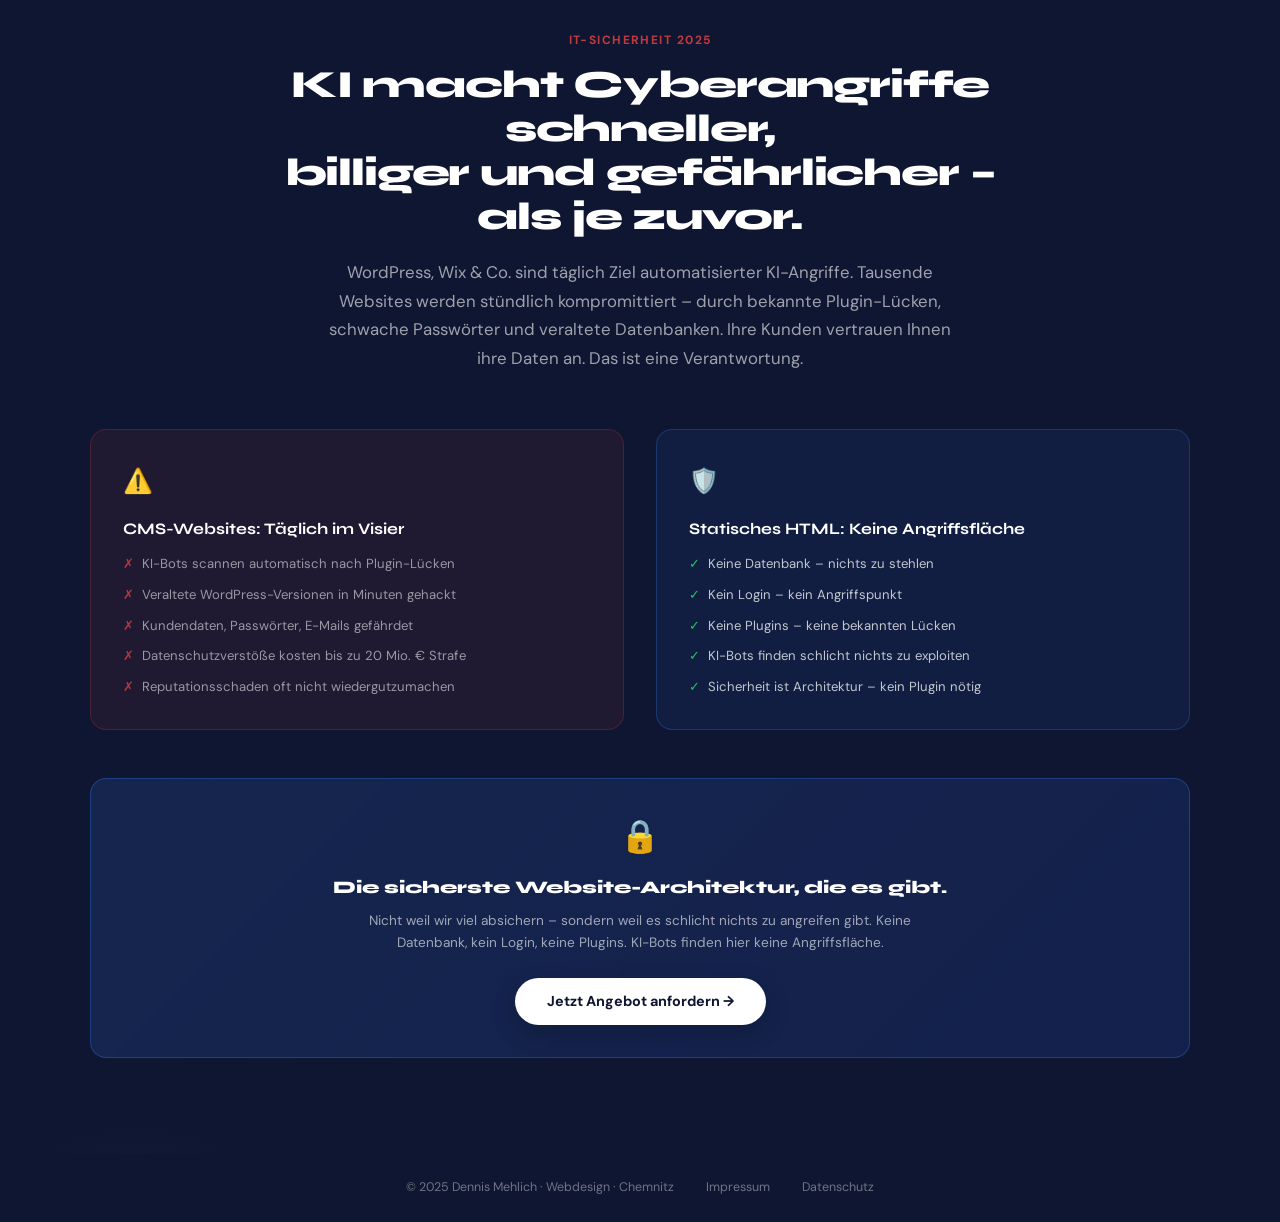
<file: kalkulator.html>
<!DOCTYPE html>
<html lang="de">
<head>
<meta charset="UTF-8">
<meta name="viewport" content="width=device-width, initial-scale=1.0">
<title>Website-Preiskalkulator – Dennis Mehlich</title>
<meta name="description" content="In 2 Minuten zum individuellen Website-Angebot. Beantworten Sie 7 Fragen – schnell, transparent und unverbindlich.">
<meta name="robots" content="noindex">
<link rel="preconnect" href="https://fonts.googleapis.com">
<link href="https://fonts.googleapis.com/css2?family=Syne:wght@400;600;700;800&family=DM+Sans:ital,wght@0,300;0,400;0,500;1,300&display=swap" rel="stylesheet">
<style>
/* ─── TOKENS ─── */
:root {
  --navy:    #0f1631;
  --ink:     #1a2347;
  --blue:    #1e3a8a;
  --accent:  #3b82f6;
  --electric:#60a5fa;
  --light:   #f0f4ff;
  --white:   #ffffff;
  --gray:    #64748b;
  --border:  rgba(30,58,138,0.15);
  --radius:  16px;
}

/* ─── RESET ─── */
*, *::before, *::after { box-sizing: border-box; margin: 0; padding: 0; }
html { scroll-behavior: smooth; }
body {
  font-family: 'DM Sans', sans-serif;
  background: var(--light);
  color: var(--navy);
  line-height: 1.6;
  overflow-x: hidden;
  min-height: 100vh;
}

/* ─── HEADER ─── */
.lp-header {
  background: var(--navy);
  padding: 1rem 5%;
  display: flex;
  align-items: center;
  justify-content: space-between;
}
.lp-header img { height: 52px; width: auto; }
.lp-header-trust {
  font-size: 0.78rem;
  color: rgba(255,255,255,0.55);
  display: flex;
  align-items: center;
  gap: 0.4rem;
}

/* ─── HERO ─── */
.lp-hero {
  background: var(--navy);
  padding: 3rem 5% 5rem;
  text-align: center;
  position: relative;
  overflow: hidden;
}
.lp-hero::before {
  content: '';
  position: absolute;
  inset: 0;
  background: radial-gradient(ellipse 60% 60% at 50% 100%, rgba(59,130,246,0.18) 0%, transparent 70%);
  pointer-events: none;
}
.lp-badge {
  display: inline-flex;
  align-items: center;
  gap: 0.5rem;
  background: rgba(59,130,246,0.15);
  border: 1px solid rgba(59,130,246,0.3);
  color: var(--electric);
  padding: 0.4rem 1rem;
  border-radius: 100px;
  font-size: 0.78rem;
  font-weight: 700;
  letter-spacing: 0.06em;
  text-transform: uppercase;
  margin-bottom: 1.25rem;
}
.lp-badge::before {
  content: '';
  width: 6px; height: 6px;
  border-radius: 50%;
  background: var(--electric);
  animation: pulse 2s infinite;
}
@keyframes pulse { 0%,100%{opacity:1;transform:scale(1)} 50%{opacity:0.5;transform:scale(1.5)} }
.lp-hero h1 {
  font-family: 'Syne', sans-serif;
  font-size: clamp(2rem, 4.5vw, 3.2rem);
  font-weight: 800;
  color: white;
  line-height: 1.1;
  letter-spacing: -0.03em;
  margin-bottom: 1rem;
}
.lp-hero h1 em {
  font-style: normal;
  color: var(--electric);
}
.lp-hero p {
  font-size: 1.05rem;
  color: rgba(255,255,255,0.65);
  max-width: 520px;
  margin: 0 auto 2rem;
  line-height: 1.7;
}
.lp-trust-row {
  display: flex;
  justify-content: center;
  gap: 1.5rem;
  flex-wrap: wrap;
  margin-bottom: 0;
}
.lp-trust-item {
  display: flex;
  align-items: center;
  gap: 0.5rem;
  font-size: 0.82rem;
  color: rgba(255,255,255,0.6);
}
.lp-trust-item span { font-size: 1rem; }

/* ─── MAIN LAYOUT ─── */
.lp-main {
  max-width: 680px;
  margin: -2.5rem auto 4rem;
  padding: 0 5%;
  position: relative;
  z-index: 2;
}

/* ─── KALKULATOR CARD ─── */
.calc-card {
  background: white;
  border-radius: 24px;
  box-shadow: 0 20px 60px rgba(15,22,49,0.15);
  overflow: hidden;
}
.calc-card-top {
  background: linear-gradient(135deg, var(--navy), var(--blue));
  padding: 1.5rem 2rem 1.25rem;
  position: relative;
  overflow: hidden;
}
.calc-card-top::before {
  content: '';
  position: absolute;
  top: -40%; right: -10%;
  width: 50%; padding-bottom: 50%;
  border-radius: 50%;
  background: rgba(255,255,255,0.04);
}
.calc-progress-wrap {
  display: flex;
  align-items: flex-start;
  justify-content: space-between;
  position: relative;
  margin-bottom: 0.75rem;
}
.calc-progress-wrap::before {
  content: '';
  position: absolute;
  top: 13px; left: 2px; right: 2px;
  height: 2px;
  background: rgba(255,255,255,0.15);
  z-index: 0;
}
.calc-progress-fill {
  position: absolute;
  top: 13px; left: 2px;
  height: 2px;
  background: var(--electric);
  z-index: 1;
  transition: width 0.45s cubic-bezier(0.34, 1.56, 0.64, 1);
  width: 0%;
}
.calc-step-dot {
  display: flex;
  flex-direction: column;
  align-items: center;
  gap: 0.3rem;
  z-index: 2;
  flex: 1;
}
.calc-dot {
  width: 28px; height: 28px;
  border-radius: 50%;
  background: rgba(255,255,255,0.1);
  border: 2px solid rgba(255,255,255,0.2);
  display: flex;
  align-items: center;
  justify-content: center;
  font-family: 'Syne', sans-serif;
  font-size: 0.65rem;
  font-weight: 800;
  color: rgba(255,255,255,0.5);
  transition: all 0.3s;
}
.calc-step-dot.active .calc-dot {
  background: var(--electric);
  border-color: var(--electric);
  color: white;
  box-shadow: 0 0 0 4px rgba(96,165,250,0.25);
  transform: scale(1.15);
}
.calc-step-dot.done .calc-dot {
  background: rgba(96,165,250,0.3);
  border-color: var(--electric);
  color: var(--electric);
}
.calc-dot-label {
  font-size: 0.58rem;
  font-weight: 600;
  color: rgba(255,255,255,0.3);
  text-align: center;
  white-space: nowrap;
}
.calc-step-dot.active .calc-dot-label { color: rgba(255,255,255,0.85); }
.calc-step-dot.done .calc-dot-label { color: rgba(96,165,250,0.7); }
.calc-progress-label {
  font-size: 0.72rem;
  color: rgba(255,255,255,0.45);
  text-align: right;
  margin-top: 0.5rem;
}
.calc-progress-label strong { color: rgba(255,255,255,0.8); }

/* ─── FORM BODY ─── */
.calc-body {
  padding: 2rem 2rem 1.5rem;
}

/* Pages */
.calc-page { display: none; }
.calc-page.active { display: block; }

.calc-question {
  font-family: 'Syne', sans-serif;
  font-size: 1.15rem;
  font-weight: 700;
  color: var(--navy);
  margin-bottom: 0.35rem;
  line-height: 1.3;
}
.calc-sub {
  font-size: 0.82rem;
  color: var(--gray);
  margin-bottom: 1.25rem;
}

/* Options */
.calc-options {
  display: flex;
  flex-direction: column;
  gap: 0.55rem;
  margin-bottom: 1rem;
}
.calc-option {
  display: flex;
  align-items: center;
  justify-content: space-between;
  padding: 0.85rem 1.1rem;
  border: 1.5px solid var(--border);
  border-radius: 12px;
  cursor: pointer;
  transition: all 0.18s;
  font-size: 0.9rem;
  color: var(--navy);
  font-weight: 500;
  user-select: none;
  background: white;
}
.calc-option:hover {
  border-color: var(--accent);
  background: rgba(59,130,246,0.04);
  transform: translateX(3px);
}
.calc-option.selected {
  border-color: var(--accent);
  background: rgba(59,130,246,0.08);
  color: var(--navy);
}
.calc-option.selected::after {
  content: '✓';
  display: flex;
  align-items: center;
  justify-content: center;
  min-width: 22px;
  height: 22px;
  border-radius: 50%;
  background: var(--accent);
  color: white;
  font-size: 0.72rem;
  font-weight: 800;
}
.calc-option input {
  position: absolute;
  opacity: 0;
  width: 0; height: 0;
  pointer-events: none;
}
.calc-hint {
  font-size: 0.72rem;
  color: var(--gray);
  text-align: center;
  opacity: 0.7;
  margin-top: 0.25rem;
}

/* Contact fields */
.calc-fields { margin-bottom: 1.25rem; }
.calc-field-row { display: grid; grid-template-columns: 1fr 1fr; gap: 1rem; margin-bottom: 1rem; }
.calc-field { display: flex; flex-direction: column; gap: 0.35rem; }
.calc-field label { font-size: 0.78rem; font-weight: 600; color: var(--navy); }
.calc-field input {
  padding: 0.75rem 1rem;
  border: 1.5px solid var(--border);
  border-radius: 10px;
  font-family: 'DM Sans', sans-serif;
  font-size: 0.9rem;
  color: var(--navy);
  outline: none;
  transition: border-color 0.2s, box-shadow 0.2s;
  background: white;
}
.calc-field input:focus {
  border-color: var(--accent);
  box-shadow: 0 0 0 3px rgba(59,130,246,0.12);
}

/* Nav */
.calc-nav {
  display: flex;
  justify-content: space-between;
  align-items: center;
  margin-top: 1.25rem;
}
.calc-btn-next,
.calc-btn-submit {
  background: var(--navy);
  color: white;
  border: none;
  padding: 0.8rem 2rem;
  border-radius: 100px;
  font-family: 'DM Sans', sans-serif;
  font-size: 0.95rem;
  font-weight: 600;
  cursor: pointer;
  transition: background 0.2s, transform 0.15s;
  box-shadow: 0 4px 16px rgba(15,22,49,0.2);
}
.calc-btn-submit {
  background: var(--accent);
  box-shadow: 0 4px 16px rgba(59,130,246,0.35);
  width: 100%;
  padding: 1rem;
  font-size: 1rem;
  margin-top: 0.5rem;
}
.calc-btn-next:hover { background: var(--blue); transform: translateY(-1px); }
.calc-btn-submit:hover { background: var(--electric); transform: translateY(-1px); }
.calc-btn-back {
  background: transparent;
  color: var(--gray);
  border: none;
  font-family: 'DM Sans', sans-serif;
  font-size: 0.88rem;
  cursor: pointer;
  transition: color 0.2s;
  padding: 0.5rem 0;
}
.calc-btn-back:hover { color: var(--navy); }

/* Error */
.calc-error {
  color: #ef4444;
  font-size: 0.8rem;
  margin-bottom: 0.75rem;
  padding: 0.5rem 0.75rem;
  background: #fef2f2;
  border-radius: 8px;
  border: 1px solid #fecaca;
  display: none;
}

/* Success */
.calc-success {
  text-align: center;
  padding: 2.5rem 1.5rem;
}
.calc-success-icon { font-size: 3rem; margin-bottom: 1rem; }
.calc-success-title {
  font-family: 'Syne', sans-serif;
  font-size: 1.4rem;
  font-weight: 800;
  color: var(--navy);
  margin-bottom: 0.5rem;
}
.calc-success p { color: var(--gray); font-size: 0.9rem; line-height: 1.6; }
.calc-success-email {
  display: inline-block;
  margin-top: 1.25rem;
  background: var(--light);
  border: 1px solid var(--border);
  border-radius: 12px;
  padding: 0.75rem 1.25rem;
  font-size: 0.85rem;
  color: var(--navy);
  font-weight: 500;
}

/* Privacy */
.calc-card-inner {
  background: white;
  border-radius: 0 0 24px 24px;
  padding: 2rem;
}
.calc-card-inner .msf-progress-wrap {
  background: linear-gradient(135deg, var(--navy), var(--blue));
  border-radius: 24px 24px 0 0;
  padding: 1.5rem 2rem 1.25rem;
  margin: -2rem -2rem 1.5rem;
}
.calc-card-inner .msf-dot { background: rgba(255,255,255,0.1); border-color: rgba(255,255,255,0.2); color: rgba(255,255,255,0.5); }
.calc-card-inner .msf-progress-step.active .msf-dot { background: var(--electric); border-color: var(--electric); color: white; box-shadow: 0 0 0 4px rgba(96,165,250,0.25); }
.calc-card-inner .msf-progress-step.done .msf-dot { background: rgba(96,165,250,0.3); border-color: var(--electric); color: var(--electric); }
.calc-card-inner .msf-dot-label { color: rgba(255,255,255,0.3); }
.calc-card-inner .msf-progress-step.active .msf-dot-label { color: rgba(255,255,255,0.85); }
.calc-card-inner .msf-progress-step.done .msf-dot-label { color: rgba(96,165,250,0.7); }
.calc-card-inner .msf-progress-fill { background: var(--electric); }
.calc-card-inner .msf-progress-wrap::before { background: rgba(255,255,255,0.15); }
.calc-card-inner .msf-progress-label { color: rgba(255,255,255,0.45); text-align: right; }
.calc-card-inner .msf-progress-label strong { color: rgba(255,255,255,0.8); }
.calc-card-inner .msf-page { display: none; }
.calc-card-inner .msf-page.active { display: block; }

  font-size: 0.68rem;
  color: #94a3b8;
  text-align: center;
  padding: 1rem 2rem;
  border-top: 1px solid var(--border);
}
.calc-privacy a { color: var(--accent); text-decoration: none; }

/* ─── SOCIAL PROOF ─── */
.lp-proof {
  display: grid;
  grid-template-columns: repeat(3, 1fr);
  gap: 1rem;
  margin-top: 2rem;
}
.proof-item {
  background: white;
  border-radius: var(--radius);
  padding: 1.25rem;
  border: 1px solid var(--border);
  text-align: center;
}
.proof-num {
  font-family: 'Syne', sans-serif;
  font-size: 1.6rem;
  font-weight: 800;
  color: var(--navy);
  line-height: 1;
}
.proof-label {
  font-size: 0.75rem;
  color: var(--gray);
  margin-top: 0.25rem;
}

/* ─── FOOTER ─── */
.lp-footer {
  background: var(--navy);
  color: rgba(255,255,255,0.4);
  padding: 1.5rem 5%;
  text-align: center;
  font-size: 0.78rem;
  display: flex;
  justify-content: center;
  gap: 2rem;
  flex-wrap: wrap;
}
.lp-footer a { color: rgba(255,255,255,0.4); text-decoration: none; }
.lp-footer a:hover { color: white; }

/* ─── RESPONSIVE ─── */
@media (max-width: 520px) {
  .calc-body { padding: 1.5rem 1.25rem 1.25rem; }
  .calc-field-row { grid-template-columns: 1fr; }
  .calc-dot-label { display: none; }
  .calc-dot { width: 22px; height: 22px; font-size: 0.55rem; }
  .calc-progress-wrap::before { top: 10px; }
  .calc-progress-fill { top: 10px; }
  .lp-proof { grid-template-columns: 1fr; }
  .calc-card-top { padding: 1.25rem 1.25rem 1rem; }
}
</style>
</head>
<body>

<!-- ─── HEADER ─── -->
<header class="lp-header">
  <a href="index.html"><img src="images/logo_footer.png" alt="Dennis Mehlich Webdesign"></a>
  <div class="lp-header-trust">🔒 SSL-verschlüsselt &amp; DSGVO-konform</div>
</header>

<!-- ─── HERO ─── -->
<section class="lp-hero">
  <div class="lp-badge">Kostenlos &amp; unverbindlich</div>
  <h1>Was kostet Ihre<br><em>neue Website?</em></h1>
  <p>In 2 Minuten zum individuellen Angebot. Beantworten Sie 7 kurze Fragen – schnell, transparent und unverbindlich.</p>
  <div class="lp-trust-row">
    <div class="lp-trust-item"><span>⚡</span> Kein Telefonat nötig</div>
    <div class="lp-trust-item"><span>✅</span> Transparente Fixpreise</div>
    <div class="lp-trust-item"><span>🔒</span> Keine versteckten Kosten</div>
  </div>
</section>

<!-- ─── MAIN ─── -->
<main class="lp-main">

  <!-- KALKULATOR -->
  <div class="calc-card">

    <!-- Top: Fortschritt -->
    <div class="calc-card-top">
      <div class="calc-progress-wrap" id="calc-progress-wrap">
        <div class="calc-progress-fill" id="calc-fill"></div>
        <div class="calc-step-dot" id="cs-1"><div class="calc-dot"><span class="calc-dot-num">1</span></div><div class="calc-dot-label">Website</div></div>
        <div class="calc-step-dot" id="cs-2"><div class="calc-dot"><span class="calc-dot-num">2</span></div><div class="calc-dot-label">Seiten</div></div>
        <div class="calc-step-dot" id="cs-3"><div class="calc-dot"><span class="calc-dot-num">3</span></div><div class="calc-dot-label">Funktionen</div></div>
        <div class="calc-step-dot" id="cs-4"><div class="calc-dot"><span class="calc-dot-num">4</span></div><div class="calc-dot-label">Design</div></div>
        <div class="calc-step-dot" id="cs-5"><div class="calc-dot"><span class="calc-dot-num">5</span></div><div class="calc-dot-label">Termin</div></div>
        <div class="calc-step-dot" id="cs-6"><div class="calc-dot"><span class="calc-dot-num">6</span></div><div class="calc-dot-label">Gründung</div></div>
        <div class="calc-step-dot" id="cs-7"><div class="calc-dot"><span class="calc-dot-num">7</span></div><div class="calc-dot-label">Branche</div></div>
        <div class="calc-step-dot" id="cs-8"><div class="calc-dot"><span class="calc-dot-num">8</span></div><div class="calc-dot-label">Kontakt</div></div>
      </div>
      <div class="calc-progress-label">Schritt <strong id="calc-step-label">1</strong> von 8</div>
    </div>

    <!-- Body: Fragen -->
    <div class="calc-body">

      <!-- Schritt 1: Welche Art Website -->
      <div class="calc-page active" data-page="1">
        <div class="calc-question">Welche Art von Website brauchen Sie?</div>
        <div class="calc-sub">Wählen Sie die Option, die am besten passt.</div>
        <div class="calc-options">
          <label class="calc-option"><input type="radio" name="c_art" value="Visitenkarte / One-Pager"><span>Visitenkarte / One-Pager</span></label>
          <label class="calc-option"><input type="radio" name="c_art" value="Mehrseitige Unternehmenswebsite"><span>Mehrseitige Unternehmenswebsite</span></label>
          <label class="calc-option"><input type="radio" name="c_art" value="Online-Shop"><span>Online-Shop</span></label>
          <label class="calc-option"><input type="radio" name="c_art" value="Blog / Magazin"><span>Blog / Magazin</span></label>
          <label class="calc-option"><input type="radio" name="c_art" value="Ich weiß es noch nicht"><span>Ich weiß es noch nicht</span></label>
        </div>
        <div class="calc-hint">Auswahl → automatisch weiter</div>
      </div>

      <!-- Schritt 2: Anzahl Seiten -->
      <div class="calc-page" data-page="2">
        <div class="calc-question">Wie viele Unterseiten benötigen Sie?</div>
        <div class="calc-sub">Jede Unterseite (z. B. Über uns, Leistungen, Kontakt) zählt.</div>
        <div class="calc-options">
          <label class="calc-option"><input type="radio" name="c_seiten" value="1 Seite (One-Pager)"><span>1 Seite (One-Pager)</span></label>
          <label class="calc-option"><input type="radio" name="c_seiten" value="2–5 Seiten"><span>2–5 Seiten</span></label>
          <label class="calc-option"><input type="radio" name="c_seiten" value="6–10 Seiten"><span>6–10 Seiten</span></label>
          <label class="calc-option"><input type="radio" name="c_seiten" value="Mehr als 10 Seiten"><span>Mehr als 10 Seiten</span></label>
        </div>
        <div class="calc-hint">Auswahl → automatisch weiter</div>
        <div class="calc-nav"><button class="calc-btn-back" onclick="calcBack(2)">← Zurück</button></div>
      </div>

      <!-- Schritt 3: Funktionen -->
      <div class="calc-page" data-page="3">
        <div class="calc-question">Welche Funktionen soll die Website haben?</div>
        <div class="calc-sub">Mehrfachauswahl möglich – klicken Sie alles an, was passt.</div>
        <div class="calc-options">
          <label class="calc-option"><input type="checkbox" name="c_funktionen" value="Kontaktformular"><span>Kontaktformular</span></label>
          <label class="calc-option"><input type="checkbox" name="c_funktionen" value="Online-Terminbuchung"><span>Online-Terminbuchung</span></label>
          <label class="calc-option"><input type="checkbox" name="c_funktionen" value="Blog / News-Bereich"><span>Blog / News-Bereich</span></label>
          <label class="calc-option"><input type="checkbox" name="c_funktionen" value="Mehrsprachigkeit"><span>Mehrsprachigkeit</span></label>
          <label class="calc-option"><input type="checkbox" name="c_funktionen" value="KI-Chatbot"><span>KI-Chatbot</span></label>
          <label class="calc-option"><input type="checkbox" name="c_funktionen" value="Keine besonderen Funktionen"><span>Keine besonderen Funktionen</span></label>
        </div>
        <div class="calc-nav">
          <button class="calc-btn-back" onclick="calcBack(3)">← Zurück</button>
          <button class="calc-btn-next" onclick="calcNext(3)">Weiter →</button>
        </div>
      </div>

      <!-- Schritt 4: Design -->
      <div class="calc-page" data-page="4">
        <div class="calc-question">Haben Sie bereits ein Design oder Logo?</div>
        <div class="calc-sub">Das beeinflusst den Aufwand beim Design.</div>
        <div class="calc-options">
          <label class="calc-option"><input type="radio" name="c_design" value="Ja, beides vorhanden"><span>Ja, beides vorhanden</span></label>
          <label class="calc-option"><input type="radio" name="c_design" value="Nur Logo vorhanden"><span>Nur Logo vorhanden</span></label>
          <label class="calc-option"><input type="radio" name="c_design" value="Nichts vorhanden – Komplettpaket"><span>Nichts vorhanden – Komplettpaket gewünscht</span></label>
          <label class="calc-option"><input type="radio" name="c_design" value="Weiß nicht"><span>Weiß nicht</span></label>
        </div>
        <div class="calc-hint">Auswahl → automatisch weiter</div>
        <div class="calc-nav"><button class="calc-btn-back" onclick="calcBack(4)">← Zurück</button></div>
      </div>

      <!-- Schritt 5: Wann -->
      <div class="calc-page" data-page="5">
        <div class="calc-question">Bis wann soll die Website fertig sein?</div>
        <div class="calc-sub">Dringende Projekte erfordern mehr Ressourcen.</div>
        <div class="calc-options">
          <label class="calc-option"><input type="radio" name="c_termin" value="So schnell wie möglich"><span>So schnell wie möglich</span></label>
          <label class="calc-option"><input type="radio" name="c_termin" value="In 4–6 Wochen"><span>In 4–6 Wochen</span></label>
          <label class="calc-option"><input type="radio" name="c_termin" value="In 2–3 Monaten"><span>In 2–3 Monaten</span></label>
          <label class="calc-option"><input type="radio" name="c_termin" value="Kein fester Termin"><span>Kein fester Termin</span></label>
        </div>
        <div class="calc-hint">Auswahl → automatisch weiter</div>
        <div class="calc-nav"><button class="calc-btn-back" onclick="calcBack(5)">← Zurück</button></div>
      </div>

      <!-- Schritt 6: Unternehmensgründung -->
      <div class="calc-page" data-page="6">
        <div class="calc-question">Wann wurde Ihr Unternehmen gegründet?</div>
        <div class="calc-sub">Das hilft uns, das passende Paket für Ihre Phase zu finden.</div>
        <div class="calc-options">
          <label class="calc-option"><input type="radio" name="c_gruendung" value="Geplante Gründung in der Zukunft"><span>Geplante Gründung in der Zukunft</span></label>
          <label class="calc-option"><input type="radio" name="c_gruendung" value="Unternehmen jünger als 6 Monate"><span>Jünger als 6 Monate</span></label>
          <label class="calc-option"><input type="radio" name="c_gruendung" value="Unternehmen ist älter als 6 Monate"><span>Älter als 6 Monate</span></label>
          <label class="calc-option"><input type="radio" name="c_gruendung" value="Sonstige"><span>Sonstige</span></label>
        </div>
        <div class="calc-hint">Auswahl → automatisch weiter</div>
        <div class="calc-nav"><button class="calc-btn-back" onclick="calcBack(6)">← Zurück</button></div>
      </div>

      <!-- Schritt 7: Unternehmensart -->
      <div class="calc-page" data-page="7">
        <div class="calc-question">Was beschreibt Ihr Unternehmen am besten?</div>
        <div class="calc-sub">Damit wir Ihr Angebot passend auf Ihre Branche zuschneiden.</div>
        <div class="calc-fields">
          <div class="calc-field"><label>Unternehmensart / Branche *</label><input type="text" id="c-unternehmensart" placeholder="z. B. Handwerk, Beratung, Online-Shop …"></div>
        </div>
        <div class="calc-nav">
          <button class="calc-btn-back" onclick="calcBack(7)">← Zurück</button>
          <button class="calc-btn-next" onclick="calcNextText(7, 'c-unternehmensart')">Weiter →</button>
        </div>
      </div>

      <!-- Schritt 8: Kontakt -->
      <div class="calc-page" data-page="8">
        <div class="calc-question">Wohin sollen wir Ihr Angebot schicken?</div>
        <div class="calc-sub">Sie erhalten Ihr individuelles Angebot innerhalb von 24 Stunden.</div>
        <div class="calc-fields">
          <div class="calc-field-row">
            <div class="calc-field"><label>Vorname *</label><input type="text" id="c-firstname" placeholder="Max"></div>
            <div class="calc-field"><label>Nachname *</label><input type="text" id="c-lastname" placeholder="Mustermann"></div>
          </div>
          <div class="calc-field"><label>E-Mail *</label><input type="email" id="c-email" placeholder="max@beispiel.de"></div>
          <div class="calc-field" style="margin-top:1rem;"><label>Telefon (optional)</label><input type="tel" id="c-phone" placeholder="+49 …"></div>
        </div>
        <div class="calc-error" id="c-error">Bitte füllen Sie alle Pflichtfelder aus.</div>
        <div class="calc-nav"><button class="calc-btn-back" onclick="calcBack(8)">← Zurück</button></div>
        <button class="calc-btn-submit" onclick="calcSubmit()">Angebot per E-Mail anfordern →</button>
      </div>

      <!-- Erfolg -->
      <div class="calc-page" data-page="9">
        <div class="calc-success">
          <div class="calc-success-icon">🎉</div>
          <div class="calc-success-title">Ihre Anfrage ist eingegangen!</div>
          <p>Ich habe alle Angaben erhalten und melde mich innerhalb von <strong>24 Stunden</strong> mit Ihrem individuellen Angebot per E-Mail.</p>
          <div class="calc-success-email">📬 Schauen Sie auch in Ihren Spam-Ordner.</div>
          <p style="margin-top:1.5rem;"><a href="index.html" style="color:var(--accent);font-size:0.85rem;text-decoration:none;">← Zurück zur Hauptseite</a></p>
        </div>
      </div>

    </div><!-- /calc-body -->

    <div class="calc-privacy">🔒 Ihre Daten werden vertraulich behandelt und nicht an Dritte weitergegeben. <a href="datenschutz.html">Datenschutz</a> · <a href="impressum.html">Impressum</a></div>
  </div><!-- /calc-card -->

  <!-- SOCIAL PROOF -->
  <div class="lp-proof">
    <div class="proof-item">
      <div class="proof-num">100%</div>
      <div class="proof-label">Fixpreise – keine Überraschungen</div>
    </div>
    <div class="proof-item">
      <div class="proof-num">24h</div>
      <div class="proof-label">Antwortzeit garantiert</div>
    </div>
    <div class="proof-item">
      <div class="proof-num">0€</div>
      <div class="proof-label">Kosten für dieses Angebot</div>
    </div>
  </div>

</main>

<!-- ─── VERTRAUEN ─── -->
<section style="background:white;padding:4rem 5%;text-align:center;">
  <p style="font-family:'DM Sans',sans-serif;font-size:1.1rem;color:#64748b;max-width:680px;margin:0 auto;line-height:1.75;">Ihre Mitbewerber haben eine Website. Sie bekommen eine, die verkauft. Mit klarer Botschaft, starkem Design und einer Struktur, die Nutzer gezielt führt – und aus Besuchern Anfragen macht.</p>
</section>

<!-- ─── SECURITY ─── -->
<section style="background:#0f1631;padding:6rem 5%;position:relative;overflow:hidden;">
  <div style="position:absolute;top:-40%;right:-10%;width:500px;height:500px;border-radius:50%;background:radial-gradient(circle,rgba(239,68,68,0.08) 0%,transparent 70%);pointer-events:none;"></div>
  <div style="position:absolute;bottom:-30%;left:-5%;width:400px;height:400px;border-radius:50%;background:radial-gradient(circle,rgba(59,130,246,0.1) 0%,transparent 70%);pointer-events:none;"></div>
  <div style="max-width:1100px;margin:0 auto;position:relative;z-index:1;">
    <div style="text-align:center;margin-bottom:3.5rem;">
      <div style="font-size:0.75rem;font-weight:700;letter-spacing:0.12em;text-transform:uppercase;color:rgba(239,68,68,0.8);margin-bottom:0.8rem;">IT-Sicherheit 2025</div>
      <h2 style="font-family:'Syne',sans-serif;font-size:clamp(1.8rem,3vw,2.6rem);font-weight:800;color:white;max-width:750px;margin:0 auto 1.2rem;letter-spacing:-0.03em;line-height:1.15;">KI macht Cyberangriffe schneller,<br>billiger und gefährlicher – als je zuvor.</h2>
      <p style="font-size:1.05rem;color:rgba(255,255,255,0.6);max-width:640px;margin:0 auto;line-height:1.7;">WordPress, Wix & Co. sind täglich Ziel automatisierter KI-Angriffe. Tausende Websites werden stündlich kompromittiert – durch bekannte Plugin-Lücken, schwache Passwörter und veraltete Datenbanken. Ihre Kunden vertrauen Ihnen ihre Daten an. Das ist eine Verantwortung.</p>
    </div>
    <div style="display:grid;grid-template-columns:1fr 1fr;gap:2rem;margin-bottom:3rem;">
      <div style="background:rgba(239,68,68,0.08);border:1px solid rgba(239,68,68,0.2);border-radius:16px;padding:2rem;">
        <div style="font-size:1.5rem;margin-bottom:1rem;">⚠️</div>
        <div style="font-family:'Syne',sans-serif;font-size:1rem;font-weight:700;color:white;margin-bottom:0.75rem;">CMS-Websites: Täglich im Visier</div>
        <ul style="list-style:none;display:flex;flex-direction:column;gap:0.6rem;">
          <li style="font-size:0.82rem;color:rgba(255,255,255,0.55);display:flex;gap:0.5rem;"><span style="color:rgba(239,68,68,0.7);flex-shrink:0;">✗</span>KI-Bots scannen automatisch nach Plugin-Lücken</li>
          <li style="font-size:0.82rem;color:rgba(255,255,255,0.55);display:flex;gap:0.5rem;"><span style="color:rgba(239,68,68,0.7);flex-shrink:0;">✗</span>Veraltete WordPress-Versionen in Minuten gehackt</li>
          <li style="font-size:0.82rem;color:rgba(255,255,255,0.55);display:flex;gap:0.5rem;"><span style="color:rgba(239,68,68,0.7);flex-shrink:0;">✗</span>Kundendaten, Passwörter, E-Mails gefährdet</li>
          <li style="font-size:0.82rem;color:rgba(255,255,255,0.55);display:flex;gap:0.5rem;"><span style="color:rgba(239,68,68,0.7);flex-shrink:0;">✗</span>Datenschutzverstöße kosten bis zu 20 Mio. € Strafe</li>
          <li style="font-size:0.82rem;color:rgba(255,255,255,0.55);display:flex;gap:0.5rem;"><span style="color:rgba(239,68,68,0.7);flex-shrink:0;">✗</span>Reputationsschaden oft nicht wiedergutzumachen</li>
        </ul>
      </div>
      <div style="background:rgba(59,130,246,0.08);border:1px solid rgba(59,130,246,0.25);border-radius:16px;padding:2rem;">
        <div style="font-size:1.5rem;margin-bottom:1rem;">🛡️</div>
        <div style="font-family:'Syne',sans-serif;font-size:1rem;font-weight:700;color:white;margin-bottom:0.75rem;">Statisches HTML: Keine Angriffsfläche</div>
        <ul style="list-style:none;display:flex;flex-direction:column;gap:0.6rem;">
          <li style="font-size:0.82rem;color:rgba(255,255,255,0.75);display:flex;gap:0.5rem;"><span style="color:#22c55e;flex-shrink:0;">✓</span>Keine Datenbank – nichts zu stehlen</li>
          <li style="font-size:0.82rem;color:rgba(255,255,255,0.75);display:flex;gap:0.5rem;"><span style="color:#22c55e;flex-shrink:0;">✓</span>Kein Login – kein Angriffspunkt</li>
          <li style="font-size:0.82rem;color:rgba(255,255,255,0.75);display:flex;gap:0.5rem;"><span style="color:#22c55e;flex-shrink:0;">✓</span>Keine Plugins – keine bekannten Lücken</li>
          <li style="font-size:0.82rem;color:rgba(255,255,255,0.75);display:flex;gap:0.5rem;"><span style="color:#22c55e;flex-shrink:0;">✓</span>KI-Bots finden schlicht nichts zu exploiten</li>
          <li style="font-size:0.82rem;color:rgba(255,255,255,0.75);display:flex;gap:0.5rem;"><span style="color:#22c55e;flex-shrink:0;">✓</span>Sicherheit ist Architektur – kein Plugin nötig</li>
        </ul>
      </div>
    </div>
    <div style="background:linear-gradient(135deg,rgba(59,130,246,0.15),rgba(30,58,138,0.3));border:1px solid rgba(59,130,246,0.3);border-radius:16px;padding:2rem;text-align:center;">
      <div style="font-size:2rem;margin-bottom:0.75rem;">🔒</div>
      <div style="font-family:'Syne',sans-serif;font-size:1.1rem;font-weight:800;color:white;margin-bottom:0.5rem;">Die sicherste Website-Architektur, die es gibt.</div>
      <div style="font-size:0.85rem;color:rgba(255,255,255,0.6);max-width:600px;margin:0 auto 1.5rem;">Nicht weil wir viel absichern – sondern weil es schlicht nichts zu angreifen gibt. Keine Datenbank, kein Login, keine Plugins. KI-Bots finden hier keine Angriffsfläche.</div>
      <a href="#" onclick="window.scrollTo({top:0,behavior:'smooth'});return false;" style="display:inline-block;background:white;color:#0f1631;padding:0.75rem 2rem;border-radius:100px;font-size:0.9rem;font-weight:700;text-decoration:none;box-shadow:0 8px 24px rgba(0,0,0,0.2);">Jetzt Angebot anfordern →</a>
    </div>
  </div>
</section>

<!-- ─── FOOTER ─── -->
<footer class="lp-footer">
  <span>© 2025 Dennis Mehlich · Webdesign · Chemnitz</span>
  <a href="impressum.html">Impressum</a>
  <a href="datenschutz.html">Datenschutz</a>
</footer>

<script>
const CALC_TOTAL = 8;

function calcUpdateProgress(page) {
  const label = document.getElementById('calc-step-label');
  if (label) label.textContent = Math.min(page, CALC_TOTAL);

  // Fill line
  const fill = document.getElementById('calc-fill');
  if (fill) {
    const pct = CALC_TOTAL > 1 ? ((page - 1) / (CALC_TOTAL - 1)) * 100 : 0;
    fill.style.width = pct + '%';
  }

  // Dots
  for (let i = 1; i <= CALC_TOTAL; i++) {
    const dot = document.getElementById('cs-' + i);
    if (!dot) continue;
    dot.classList.remove('active', 'done');
    if (i < page) dot.classList.add('done');
    else if (i === page) dot.classList.add('active');
  }
}

function calcGoTo(page) {
  document.querySelectorAll('.calc-page').forEach(p => p.classList.remove('active'));
  const target = document.querySelector(`.calc-page[data-page="${page}"]`);
  if (target) target.classList.add('active');
  calcUpdateProgress(page);
}

function calcNext(currentPage) {
  calcGoTo(currentPage + 1);
}

function calcBack(currentPage) {
  calcGoTo(currentPage - 1);
}

// Radio → automatisch weiter, Checkbox → toggle
document.querySelectorAll('.calc-option').forEach(label => {
  label.addEventListener('click', function() {
    const input = this.querySelector('input');
    if (!input) return;

    if (input.type === 'radio') {
      document.querySelectorAll(`input[name="${input.name}"]`).forEach(s => {
        s.checked = false;
        s.closest('label').classList.remove('selected');
      });
      input.checked = true;
      this.classList.add('selected');
      const page = parseInt(this.closest('.calc-page').dataset.page);
      setTimeout(() => calcGoTo(page + 1), 300);
    } else {
      input.checked = !input.checked;
      this.classList.toggle('selected', input.checked);
    }
  });
});

function calcNextText(currentPage, fieldId) {
  const val = document.getElementById(fieldId)?.value.trim();
  if (!val) { alert('Bitte füllen Sie dieses Feld aus.'); return; }
  calcGoTo(currentPage + 1);
}

async function calcSubmit() {
  const firstname = document.getElementById('c-firstname')?.value.trim();
  const lastname  = document.getElementById('c-lastname')?.value.trim();
  const email     = document.getElementById('c-email')?.value.trim();
  const phone     = document.getElementById('c-phone')?.value.trim() || '';
  const errorEl   = document.getElementById('c-error');

  if (!firstname || !lastname || !email) {
    if (errorEl) errorEl.style.display = 'block';
    return;
  }
  if (errorEl) errorEl.style.display = 'none';

  // Antworten aus den tatsächlich sichtbaren Formularfeldern (c_*) auslesen
  const art           = document.querySelector('input[name="c_art"]:checked')?.value || '';
  const seiten        = document.querySelector('input[name="c_seiten"]:checked')?.value || '';
  const funktionen    = Array.from(document.querySelectorAll('input[name="c_funktionen"]:checked'))
                             .map(el => el.value).join(', ');
  const design        = document.querySelector('input[name="c_design"]:checked')?.value || '';
  const termin        = document.querySelector('input[name="c_termin"]:checked')?.value || '';
  const gruendung     = document.querySelector('input[name="c_gruendung"]:checked')?.value || '';
  const unternehmensart = document.getElementById('c-unternehmensart')?.value.trim() || '';

  // Kalkulator-spezifische Angaben (Art/Seiten/Funktionen) gebündelt als Freitext,
  // damit sie in HubSpot verlustfrei ankommen.
  const projektDetails =
    'Art der Website: ' + (art || '–') +
    ' | Unterseiten: ' + (seiten || '–') +
    ' | Funktionen: ' + (funktionen || '–');

  const btn = document.querySelector('.calc-btn-submit');
  btn.textContent = 'Wird gesendet…';
  btn.disabled = true;

  try {
    const res = await fetch(
      'https://api.hsforms.com/submissions/v3/integration/submit/148643626/7b0a4ee5-95a9-4f7b-8103-ec589e9b52ed',
      {
        method: 'POST',
        headers: { 'Content-Type': 'application/json' },
        body: JSON.stringify({
          fields: [
            { objectTypeId: '0-1', name: 'firstname',            value: firstname },
            { objectTypeId: '0-1', name: 'lastname',             value: lastname },
            { objectTypeId: '0-1', name: 'email',                value: email },
            { objectTypeId: '0-1', name: 'phone',                value: phone },
            { objectTypeId: '0-1', name: 'designvorlage',        value: design },
            { objectTypeId: '0-1', name: 'fertigstellung',       value: termin },
            { objectTypeId: '0-1', name: 'unternehmensgrundung', value: gruendung },
            { objectTypeId: '0-1', name: 'unternehmensart',      value: unternehmensart },
            { objectTypeId: '0-1', name: 'message',              value: projektDetails },
          ],
          context: { pageUri: window.location.href, pageName: 'Preiskalkulator' }
        })
      }
    );

    if (res.ok) {
      calcGoTo(9);
    } else {
      btn.textContent = 'Fehler – nochmal versuchen';
      btn.disabled = false;
    }
  } catch(e) {
    btn.textContent = 'Fehler – nochmal versuchen';
    btn.disabled = false;
  }
}

// Init
calcUpdateProgress(1);

/* ─── KK HUBSPOT FORM (8 Schritte) ─── */
const KK_TOTAL = 8;

function kkUpdateProgress(page) {
  const lbl = document.getElementById('kk-progress-pct');
  if (lbl) lbl.textContent = Math.round((page/KK_TOTAL)*100) + '%';
  const fill = document.getElementById('kk-progress-fill');
  if (fill) fill.style.width = (KK_TOTAL > 1 ? ((page-1)/(KK_TOTAL-1))*100 : 0) + '%';
  for (let i = 1; i <= KK_TOTAL; i++) {
    const s = document.getElementById('kk-step-' + i);
    if (!s) continue;
    s.classList.remove('active','done');
    if (i < page) s.classList.add('done');
    else if (i === page) s.classList.add('active');
  }
}

function kkGoTo(page) {
  document.querySelectorAll('.calc-card-inner .msf-page').forEach(p => p.classList.remove('active'));
  const t = document.querySelector('.calc-card-inner .msf-page[data-page="' + page + '"]');
  if (t) t.classList.add('active');
  kkUpdateProgress(page);
}

function kkNext(p) { kkGoTo(p + 1); }
function kkBack(p) { kkGoTo(p - 1); }
function kkNextText(p, fieldId) {
  const val = document.getElementById(fieldId)?.value.trim();
  if (!val) { alert('Bitte füllen Sie dieses Feld aus.'); return; }
  kkGoTo(p + 1);
}

document.addEventListener('DOMContentLoaded', function() {
  kkUpdateProgress(1);
  document.querySelectorAll('.calc-card-inner .msf-radio, .calc-card-inner .msf-check').forEach(label => {
    label.addEventListener('click', function() {
      const input = this.querySelector('input');
      if (!input) return;
      if (input.type === 'radio') {
        document.querySelectorAll('input[name="' + input.name + '"]').forEach(s => {
          s.checked = false; s.closest('label').classList.remove('selected');
        });
        input.checked = true;
        this.classList.add('selected');
        const page = parseInt(this.closest('.msf-page').dataset.page);
        setTimeout(() => kkGoTo(page + 1), 300);
      } else {
        input.checked = !input.checked;
        this.classList.toggle('selected', input.checked);
      }
    });
  });
});

async function kkSubmit() {
  const firstname        = document.getElementById('kk-firstname')?.value.trim();
  const lastname         = document.getElementById('kk-lastname')?.value.trim();
  const email            = document.getElementById('kk-email')?.value.trim();
  const phone            = document.getElementById('kk-phone')?.value.trim();
  const errorEl          = document.getElementById('kk-error');
  if (!firstname || !lastname || !email) { errorEl.style.display = 'block'; return; }
  errorEl.style.display = 'none';
  const btn = document.querySelector('.calc-card-inner .msf-btn-submit');
  btn.textContent = 'Wird gesendet…'; btn.disabled = true;
  try {
    const res = await fetch(
      'https://api.hsforms.com/submissions/v3/integration/submit/148643626/7b0a4ee5-95a9-4f7b-8103-ec589e9b52ed',
      { method: 'POST', headers: { 'Content-Type': 'application/json' },
        body: JSON.stringify({ fields: [
          { objectTypeId: '0-1', name: 'firstname',            value: firstname },
          { objectTypeId: '0-1', name: 'lastname',             value: lastname },
          { objectTypeId: '0-1', name: 'email',                value: email },
          { objectTypeId: '0-1', name: 'phone',                value: phone },
          { objectTypeId: '0-1', name: 'website_vorhanden',    value: document.querySelector('input[name="kk_website_vorhanden"]:checked')?.value || '' },
          { objectTypeId: '0-1', name: 'designvorlage',        value: document.querySelector('input[name="kk_designvorlage"]:checked')?.value || '' },
          { objectTypeId: '0-1', name: 'domain_und_hosting',   value: document.querySelector('input[name="kk_domain_und_hosting"]:checked')?.value || '' },
          { objectTypeId: '0-1', name: 'unternehmensgrundung', value: document.querySelector('input[name="kk_unternehmensgrundung"]:checked')?.value || '' },
          { objectTypeId: '0-1', name: 'fertigstellung',       value: document.querySelector('input[name="kk_fertigstellung"]:checked')?.value || '' },
          { objectTypeId: '0-1', name: 'unternehmensart',      value: document.getElementById('kk-unternehmensart')?.value.trim() || '' },
          { objectTypeId: '0-1', name: 'website_pflege',       value: document.querySelector('input[name="kk_website_pflege"]:checked')?.value || '' },
        ], context: { pageUri: window.location.href, pageName: 'Preiskalkulator' } })
      }
    );
    if (res.ok) { kkGoTo(9); }
    else { btn.textContent = 'Fehler – nochmal versuchen'; btn.disabled = false; }
  } catch(e) { btn.textContent = 'Fehler – nochmal versuchen'; btn.disabled = false; }
}

</script>
</body>
</html>
</file>
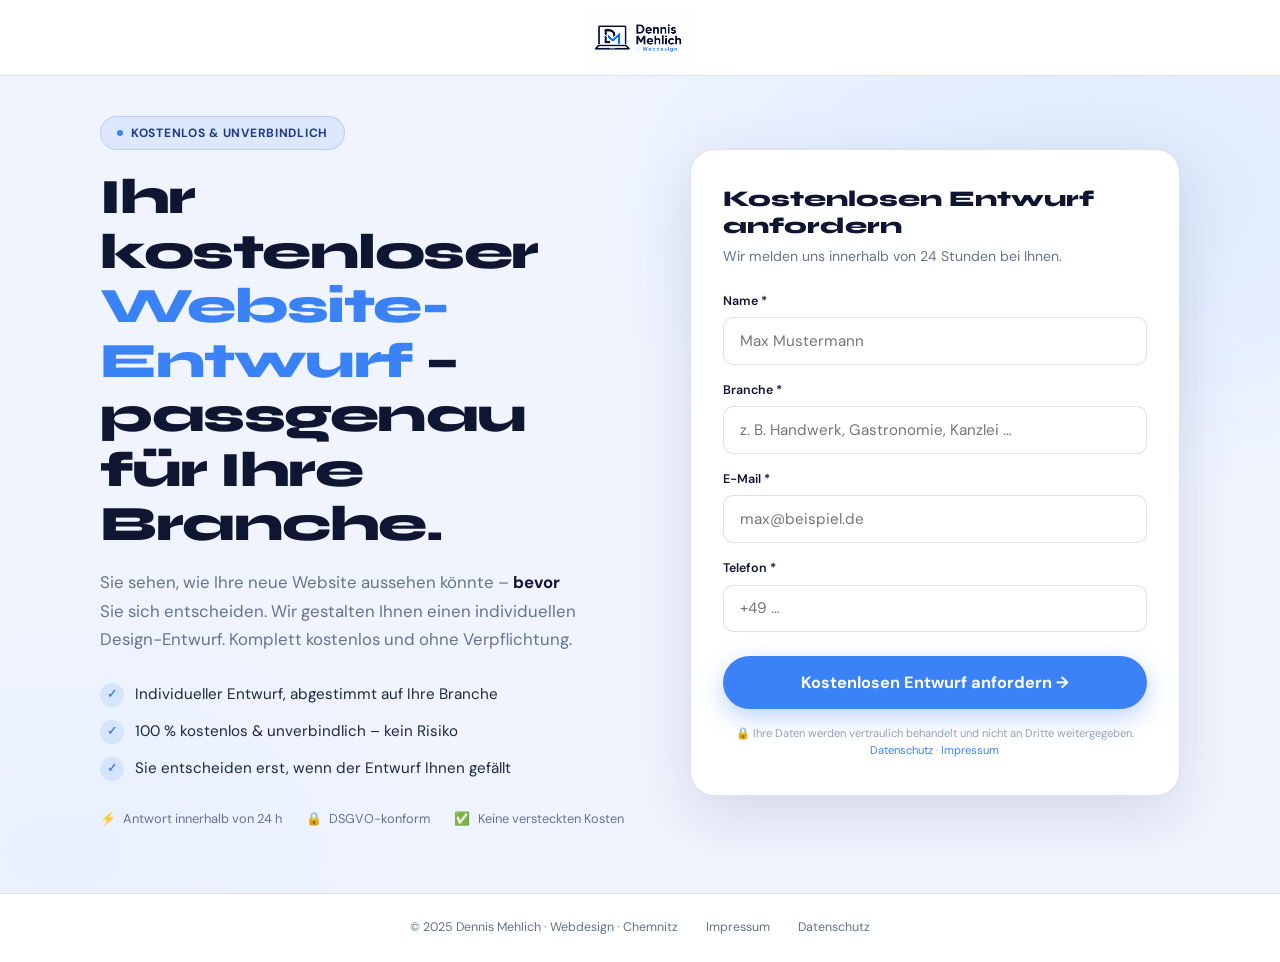
<file: landingpage-b.html>
<!DOCTYPE html>
<html lang="de">
<head>
<meta charset="UTF-8">
<meta name="viewport" content="width=device-width, initial-scale=1.0">
<title>Kostenloser Website-Entwurf – Dennis Mehlich</title>
<meta name="description" content="Erhalten Sie einen kostenlosen, individuellen Design-Entwurf für Ihre Website – unverbindlich und passgenau für Ihre Branche.">
<meta name="robots" content="noindex">
<link rel="preconnect" href="https://fonts.googleapis.com">
<link href="https://fonts.googleapis.com/css2?family=Syne:wght@400;600;700;800&family=DM+Sans:ital,wght@0,300;0,400;0,500;1,300&display=swap" rel="stylesheet">
<style>
/* ─── TOKENS ─── */
:root {
  --navy:    #0f1631;
  --blue:    #1e3a8a;
  --accent:  #3b82f6;
  --electric:#60a5fa;
  --light:   #f0f4ff;
  --white:   #ffffff;
  --gray:    #64748b;
  --ink:     #1e293b;
  --border:  rgba(30,58,138,0.15);
  --radius:  16px;
}

/* ─── RESET ─── */
*, *::before, *::after { box-sizing: border-box; margin: 0; padding: 0; }
html { scroll-behavior: smooth; }
body {
  font-family: 'DM Sans', sans-serif;
  background: var(--light);
  color: var(--navy);
  line-height: 1.6;
  overflow-x: hidden;
  min-height: 100vh;
}

/* ─── HEADER ─── */
.lp-header {
  background: var(--white);
  border-bottom: 1px solid var(--border);
  padding: 0.6rem 5%;
  display: flex;
  align-items: center;
  justify-content: center;
}
.lp-header img { height: 56px; width: auto; display: block; mix-blend-mode: multiply; }

/* ─── HERO / LAYOUT ─── */
.lp-hero {
  background: var(--light);
  position: relative;
  overflow: hidden;
  padding: 2.5rem 5% 4rem;
}
.lp-hero::before {
  content: '';
  position: absolute; inset: 0;
  background: radial-gradient(ellipse 60% 55% at 85% 15%, #dbeafe 0%, transparent 70%),
              radial-gradient(ellipse 50% 50% at 5% 95%, #e8f0fe 0%, transparent 70%);
  pointer-events: none;
}
.lp-grid {
  max-width: 1080px;
  margin: 0 auto;
  position: relative;
  z-index: 1;
  display: grid;
  grid-template-columns: 1.05fr 0.95fr;
  gap: 3rem;
  align-items: center;
}

/* ─── COPY (links) ─── */
.lp-badge {
  display: inline-flex; align-items: center; gap: 0.5rem;
  background: rgba(59,130,246,0.10);
  border: 1px solid rgba(59,130,246,0.25);
  color: var(--blue);
  padding: 0.4rem 1rem; border-radius: 100px;
  font-size: 0.75rem; font-weight: 700;
  letter-spacing: 0.06em; text-transform: uppercase;
  margin-bottom: 1.25rem;
}
.lp-badge::before {
  content: ''; width: 6px; height: 6px; border-radius: 50%;
  background: var(--accent); animation: pulse 2s infinite;
}
@keyframes pulse { 0%,100%{opacity:1;transform:scale(1)} 50%{opacity:0.5;transform:scale(1.5)} }
.lp-copy h1 {
  font-family: 'Syne', sans-serif;
  font-size: clamp(2rem, 4vw, 3.1rem);
  font-weight: 800; color: var(--navy);
  line-height: 1.1; letter-spacing: -0.03em;
  margin-bottom: 1rem;
}
.lp-copy h1 em { font-style: normal; color: var(--accent); }
.lp-copy .lp-sub {
  font-size: 1.05rem; color: var(--gray);
  max-width: 480px; line-height: 1.7; margin-bottom: 1.75rem;
}
.lp-copy .lp-sub strong { color: var(--navy); }
.lp-benefits { list-style: none; display: flex; flex-direction: column; gap: 0.75rem; margin-bottom: 1.75rem; }
.lp-benefits li {
  display: flex; align-items: flex-start; gap: 0.7rem;
  font-size: 0.95rem; color: var(--ink);
}
.lp-benefits .b-ico {
  flex-shrink: 0; width: 24px; height: 24px; border-radius: 50%;
  background: rgba(59,130,246,0.12); color: var(--accent);
  display: flex; align-items: center; justify-content: center;
  font-size: 0.75rem; font-weight: 800; margin-top: 1px;
}
.lp-trust-row { display: flex; gap: 1.5rem; flex-wrap: wrap; }
.lp-trust-item { display: flex; align-items: center; gap: 0.45rem; font-size: 0.8rem; color: var(--gray); }

/* ─── FORM CARD (rechts) ─── */
.lp-form-card {
  background: white;
  border: 1px solid var(--border);
  border-radius: 24px;
  box-shadow: 0 20px 60px rgba(15,22,49,0.12);
  padding: 2.25rem 2rem;
}
.lp-form-head { margin-bottom: 1.5rem; }
.lp-form-head h2 {
  font-family: 'Syne', sans-serif;
  font-size: 1.4rem; font-weight: 800;
  color: var(--navy); line-height: 1.2; margin-bottom: 0.35rem;
}
.lp-form-head p { font-size: 0.88rem; color: var(--gray); line-height: 1.55; }

.lp-field { display: flex; flex-direction: column; gap: 0.35rem; margin-bottom: 1rem; }
.lp-field label { font-size: 0.78rem; font-weight: 600; color: var(--navy); }
.lp-field input {
  padding: 0.8rem 1rem;
  border: 1.5px solid var(--border);
  border-radius: 10px;
  font-family: 'DM Sans', sans-serif;
  font-size: 0.95rem; color: var(--navy);
  outline: none; background: white;
  transition: border-color 0.2s, box-shadow 0.2s;
}
.lp-field input:focus {
  border-color: var(--accent);
  box-shadow: 0 0 0 3px rgba(59,130,246,0.12);
}

.lp-btn {
  width: 100%;
  background: var(--accent);
  color: white; border: none;
  padding: 1rem; border-radius: 100px;
  font-family: 'DM Sans', sans-serif;
  font-size: 1.02rem; font-weight: 700;
  cursor: pointer; margin-top: 0.5rem;
  box-shadow: 0 8px 24px rgba(59,130,246,0.35);
  transition: background 0.2s, transform 0.15s;
}
.lp-btn:hover { background: var(--blue); transform: translateY(-2px); }
.lp-btn:disabled { opacity: 0.7; cursor: default; transform: none; }

.lp-error {
  display: none;
  color: #ef4444; font-size: 0.8rem;
  margin-bottom: 0.85rem; padding: 0.55rem 0.8rem;
  background: #fef2f2; border: 1px solid #fecaca; border-radius: 8px;
}
.lp-privacy {
  font-size: 0.7rem; color: #94a3b8;
  text-align: center; margin-top: 1rem; line-height: 1.5;
}
.lp-privacy a { color: var(--accent); text-decoration: none; }

/* ─── SUCCESS ─── */
.lp-success { display: none; text-align: center; padding: 1.5rem 0.5rem; }
.lp-success.show { display: block; }
.lp-success-icon { font-size: 3rem; margin-bottom: 0.75rem; }
.lp-success h2 {
  font-family: 'Syne', sans-serif; font-size: 1.4rem; font-weight: 800;
  color: var(--navy); margin-bottom: 0.5rem;
}
.lp-success p { color: var(--gray); font-size: 0.92rem; line-height: 1.6; }

/* ─── FOOTER ─── */
.lp-footer {
  background: var(--white);
  color: var(--gray);
  padding: 1.5rem 5%;
  text-align: center; font-size: 0.78rem;
  display: flex; justify-content: center; gap: 1.75rem; flex-wrap: wrap;
  border-top: 1px solid var(--border);
}
.lp-footer a { color: var(--gray); text-decoration: none; }
.lp-footer a:hover { color: var(--navy); }

/* ─── RESPONSIVE ─── */
@media (max-width: 860px) {
  .lp-grid { grid-template-columns: 1fr; gap: 2rem; }
  .lp-copy { text-align: center; }
  .lp-copy .lp-sub { margin-left: auto; margin-right: auto; }
  .lp-benefits { max-width: 420px; margin-left: auto; margin-right: auto; text-align: left; }
  .lp-trust-row { justify-content: center; }
}
@media (max-width: 480px) {
  .lp-hero { padding: 2rem 4% 3rem; }
  .lp-form-card { padding: 1.75rem 1.25rem; }
  .lp-copy h1 { font-size: 2rem; }
}
</style>
</head>
<body>

<!-- ─── HEADER ─── -->
<header class="lp-header">
  <a href="index.html"><img src="images/logo.png" alt="Dennis Mehlich Webdesign"></a>
</header>

<!-- ─── HERO ─── -->
<section class="lp-hero">
  <div class="lp-grid">

    <!-- Copy -->
    <div class="lp-copy">
      <div class="lp-badge">Kostenlos &amp; unverbindlich</div>
      <h1>Ihr kostenloser <em>Website-Entwurf</em> – passgenau für Ihre Branche.</h1>
      <p class="lp-sub">Sie sehen, wie Ihre neue Website aussehen könnte – <strong>bevor</strong> Sie sich entscheiden. Wir gestalten Ihnen einen individuellen Design-Entwurf. Komplett kostenlos und ohne Verpflichtung.</p>
      <ul class="lp-benefits">
        <li><span class="b-ico">✓</span><span>Individueller Entwurf, abgestimmt auf Ihre Branche</span></li>
        <li><span class="b-ico">✓</span><span>100&nbsp;% kostenlos &amp; unverbindlich – kein Risiko</span></li>
        <li><span class="b-ico">✓</span><span>Sie entscheiden erst, wenn der Entwurf Ihnen gefällt</span></li>
      </ul>
      <div class="lp-trust-row">
        <div class="lp-trust-item"><span>⚡</span> Antwort innerhalb von 24&nbsp;h</div>
        <div class="lp-trust-item"><span>🔒</span> DSGVO-konform</div>
        <div class="lp-trust-item"><span>✅</span> Keine versteckten Kosten</div>
      </div>
    </div>

    <!-- Formular -->
    <div class="lp-form-card">
      <div id="lp-form">
        <div class="lp-form-head">
          <h2>Kostenlosen Entwurf anfordern</h2>
          <p>Wir melden uns innerhalb von 24&nbsp;Stunden bei Ihnen.</p>
        </div>

        <div class="lp-error" id="lp-error">Bitte füllen Sie alle Felder aus.</div>

        <div class="lp-field">
          <label for="lp-name">Name *</label>
          <input type="text" id="lp-name" placeholder="Max Mustermann" autocomplete="name">
        </div>
        <div class="lp-field">
          <label for="lp-branche">Branche *</label>
          <input type="text" id="lp-branche" placeholder="z. B. Handwerk, Gastronomie, Kanzlei …">
        </div>
        <div class="lp-field">
          <label for="lp-email">E-Mail *</label>
          <input type="email" id="lp-email" placeholder="max@beispiel.de" autocomplete="email">
        </div>
        <div class="lp-field">
          <label for="lp-phone">Telefon *</label>
          <input type="tel" id="lp-phone" placeholder="+49 …" autocomplete="tel">
        </div>

        <button type="button" class="lp-btn" id="lp-btn" onclick="lpSubmit()">Kostenlosen Entwurf anfordern →</button>

        <p class="lp-privacy">🔒 Ihre Daten werden vertraulich behandelt und nicht an Dritte weitergegeben.<br><a href="datenschutz.html">Datenschutz</a> · <a href="impressum.html">Impressum</a></p>
      </div>

      <!-- Erfolg -->
      <div class="lp-success" id="lp-success">
        <div class="lp-success-icon">🎉</div>
        <h2>Anfrage eingegangen!</h2>
        <p>Vielen Dank. Ich melde mich innerhalb von <strong>24&nbsp;Stunden</strong> bei Ihnen, um Ihren kostenlosen Entwurf zu besprechen.</p>
      </div>
    </div>

  </div>
</section>

<!-- ─── FOOTER ─── -->
<footer class="lp-footer">
  <span>© 2025 Dennis Mehlich · Webdesign · Chemnitz</span>
  <a href="impressum.html">Impressum</a>
  <a href="datenschutz.html">Datenschutz</a>
</footer>

<script>
async function lpSubmit() {
  const name    = document.getElementById('lp-name').value.trim();
  const branche = document.getElementById('lp-branche').value.trim();
  const email   = document.getElementById('lp-email').value.trim();
  const phone   = document.getElementById('lp-phone').value.trim();
  const errorEl = document.getElementById('lp-error');

  // Validierung: alle Felder Pflicht + einfache E-Mail-Prüfung
  const emailOk = /^[^\s@]+@[^\s@]+\.[^\s@]+$/.test(email);
  if (!name || !branche || !email || !phone || !emailOk) {
    errorEl.textContent = (!emailOk && email)
      ? 'Bitte geben Sie eine gültige E-Mail-Adresse ein.'
      : 'Bitte füllen Sie alle Felder aus.';
    errorEl.style.display = 'block';
    return;
  }
  errorEl.style.display = 'none';

  // Name in Vor-/Nachname aufteilen (für HubSpot)
  const parts = name.split(/\s+/);
  const firstname = parts.shift();
  const lastname  = parts.join(' ') || firstname;

  const btn = document.getElementById('lp-btn');
  btn.textContent = 'Wird gesendet…';
  btn.disabled = true;

  try {
    const res = await fetch(
      'https://api.hsforms.com/submissions/v3/integration/submit/148643626/7b0a4ee5-95a9-4f7b-8103-ec589e9b52ed',
      {
        method: 'POST',
        headers: { 'Content-Type': 'application/json' },
        body: JSON.stringify({
          fields: [
            { objectTypeId: '0-1', name: 'firstname',       value: firstname },
            { objectTypeId: '0-1', name: 'lastname',        value: lastname },
            { objectTypeId: '0-1', name: 'email',           value: email },
            { objectTypeId: '0-1', name: 'phone',           value: phone },
            { objectTypeId: '0-1', name: 'unternehmensart', value: branche },
            { objectTypeId: '0-1', name: 'message',         value: 'Kostenloser Website-Entwurf angefragt | Branche: ' + branche },
          ],
          context: { pageUri: window.location.href, pageName: 'Landingpage B (hell) – Kostenloser Entwurf' }
        })
      }
    );

    if (res.ok) {
      document.getElementById('lp-form').style.display = 'none';
      document.getElementById('lp-success').classList.add('show');
    } else {
      btn.textContent = 'Fehler – nochmal versuchen';
      btn.disabled = false;
    }
  } catch (e) {
    btn.textContent = 'Fehler – nochmal versuchen';
    btn.disabled = false;
  }
}
</script>
</body>
</html>
</file>
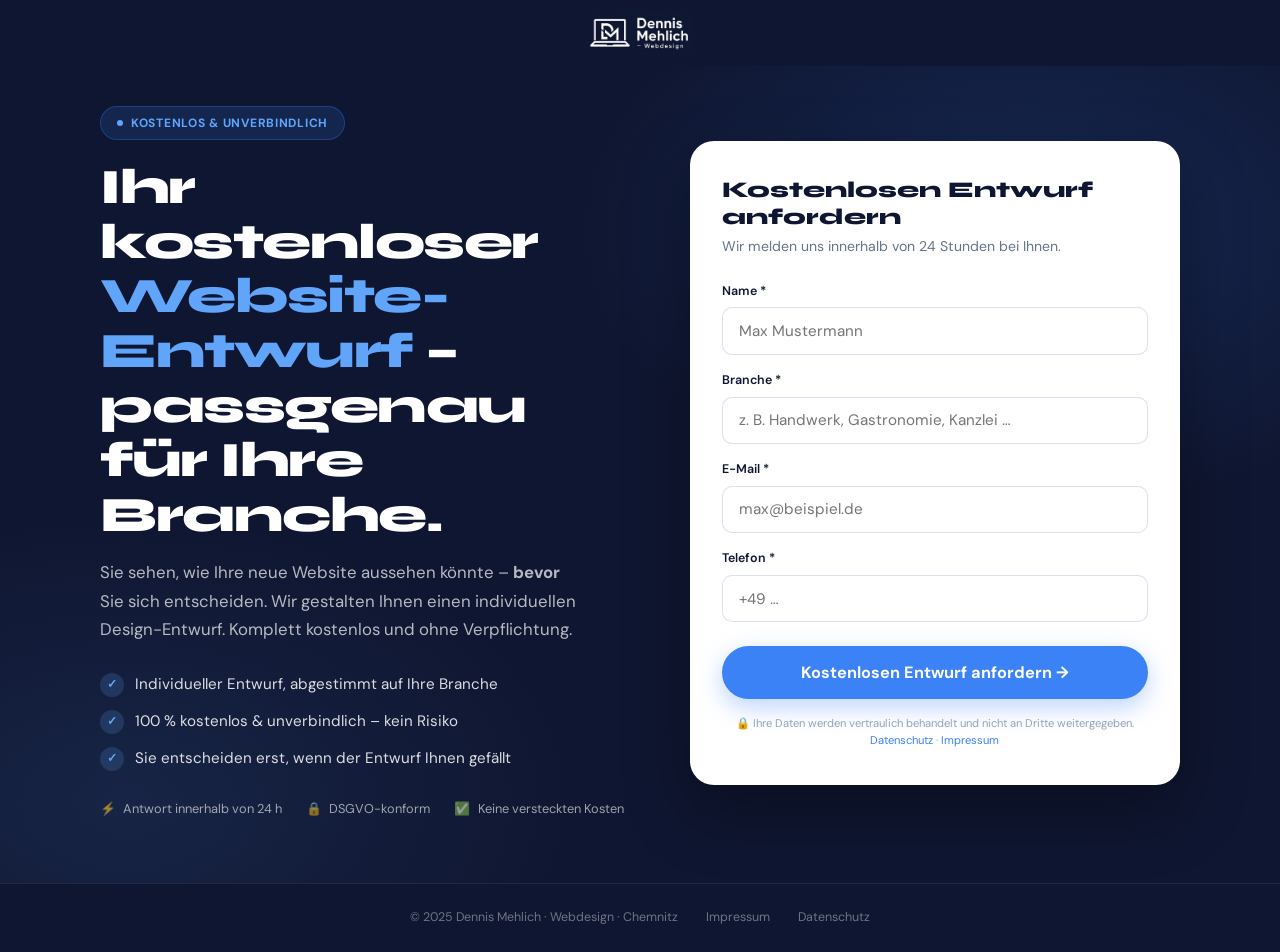
<file: landingpage.html>
<!DOCTYPE html>
<html lang="de">
<head>
<meta charset="UTF-8">
<meta name="viewport" content="width=device-width, initial-scale=1.0">
<title>Kostenloser Website-Entwurf – Dennis Mehlich</title>
<meta name="description" content="Erhalten Sie einen kostenlosen, individuellen Design-Entwurf für Ihre Website – unverbindlich und passgenau für Ihre Branche.">
<meta name="robots" content="noindex">
<link rel="preconnect" href="https://fonts.googleapis.com">
<link href="https://fonts.googleapis.com/css2?family=Syne:wght@400;600;700;800&family=DM+Sans:ital,wght@0,300;0,400;0,500;1,300&display=swap" rel="stylesheet">
<style>
/* ─── TOKENS ─── */
:root {
  --navy:    #0f1631;
  --blue:    #1e3a8a;
  --accent:  #3b82f6;
  --electric:#60a5fa;
  --light:   #f0f4ff;
  --white:   #ffffff;
  --gray:    #64748b;
  --border:  rgba(30,58,138,0.15);
  --radius:  16px;
}

/* ─── RESET ─── */
*, *::before, *::after { box-sizing: border-box; margin: 0; padding: 0; }
html { scroll-behavior: smooth; }
body {
  font-family: 'DM Sans', sans-serif;
  background: var(--navy);
  color: var(--navy);
  line-height: 1.6;
  overflow-x: hidden;
  min-height: 100vh;
}

/* ─── HEADER ─── */
.lp-header {
  background: var(--navy);
  padding: 0.7rem 5%;
  display: flex;
  align-items: center;
  justify-content: center;
}
.lp-header img { height: 44px; width: auto; display: block; }

/* ─── HERO / LAYOUT ─── */
.lp-hero {
  background: var(--navy);
  position: relative;
  overflow: hidden;
  padding: 2.5rem 5% 4rem;
}
.lp-hero::before {
  content: '';
  position: absolute; inset: 0;
  background: radial-gradient(ellipse 50% 50% at 80% 20%, rgba(59,130,246,0.18) 0%, transparent 70%),
              radial-gradient(ellipse 50% 50% at 10% 90%, rgba(96,165,250,0.10) 0%, transparent 70%);
  pointer-events: none;
}
.lp-grid {
  max-width: 1080px;
  margin: 0 auto;
  position: relative;
  z-index: 1;
  display: grid;
  grid-template-columns: 1.05fr 0.95fr;
  gap: 3rem;
  align-items: center;
}

/* ─── COPY (links) ─── */
.lp-badge {
  display: inline-flex; align-items: center; gap: 0.5rem;
  background: rgba(59,130,246,0.15);
  border: 1px solid rgba(59,130,246,0.3);
  color: var(--electric);
  padding: 0.4rem 1rem; border-radius: 100px;
  font-size: 0.75rem; font-weight: 700;
  letter-spacing: 0.06em; text-transform: uppercase;
  margin-bottom: 1.25rem;
}
.lp-badge::before {
  content: ''; width: 6px; height: 6px; border-radius: 50%;
  background: var(--electric); animation: pulse 2s infinite;
}
@keyframes pulse { 0%,100%{opacity:1;transform:scale(1)} 50%{opacity:0.5;transform:scale(1.5)} }
.lp-copy h1 {
  font-family: 'Syne', sans-serif;
  font-size: clamp(2rem, 4vw, 3.1rem);
  font-weight: 800; color: white;
  line-height: 1.1; letter-spacing: -0.03em;
  margin-bottom: 1rem;
}
.lp-copy h1 em { font-style: normal; color: var(--electric); }
.lp-copy .lp-sub {
  font-size: 1.05rem; color: rgba(255,255,255,0.7);
  max-width: 480px; line-height: 1.7; margin-bottom: 1.75rem;
}
.lp-benefits { list-style: none; display: flex; flex-direction: column; gap: 0.75rem; margin-bottom: 1.75rem; }
.lp-benefits li {
  display: flex; align-items: flex-start; gap: 0.7rem;
  font-size: 0.95rem; color: rgba(255,255,255,0.85);
}
.lp-benefits .b-ico {
  flex-shrink: 0; width: 24px; height: 24px; border-radius: 50%;
  background: rgba(96,165,250,0.18); color: var(--electric);
  display: flex; align-items: center; justify-content: center;
  font-size: 0.75rem; font-weight: 800; margin-top: 1px;
}
.lp-trust-row { display: flex; gap: 1.5rem; flex-wrap: wrap; }
.lp-trust-item { display: flex; align-items: center; gap: 0.45rem; font-size: 0.8rem; color: rgba(255,255,255,0.6); }

/* ─── FORM CARD (rechts) ─── */
.lp-form-card {
  background: white;
  border-radius: 24px;
  box-shadow: 0 24px 64px rgba(0,0,0,0.35);
  padding: 2.25rem 2rem;
}
.lp-form-head { margin-bottom: 1.5rem; }
.lp-form-head h2 {
  font-family: 'Syne', sans-serif;
  font-size: 1.4rem; font-weight: 800;
  color: var(--navy); line-height: 1.2; margin-bottom: 0.35rem;
}
.lp-form-head p { font-size: 0.88rem; color: var(--gray); line-height: 1.55; }

.lp-field { display: flex; flex-direction: column; gap: 0.35rem; margin-bottom: 1rem; }
.lp-field label { font-size: 0.78rem; font-weight: 600; color: var(--navy); }
.lp-field input {
  padding: 0.8rem 1rem;
  border: 1.5px solid var(--border);
  border-radius: 10px;
  font-family: 'DM Sans', sans-serif;
  font-size: 0.95rem; color: var(--navy);
  outline: none; background: white;
  transition: border-color 0.2s, box-shadow 0.2s;
}
.lp-field input:focus {
  border-color: var(--accent);
  box-shadow: 0 0 0 3px rgba(59,130,246,0.12);
}

.lp-btn {
  width: 100%;
  background: var(--accent);
  color: white; border: none;
  padding: 1rem; border-radius: 100px;
  font-family: 'DM Sans', sans-serif;
  font-size: 1.02rem; font-weight: 700;
  cursor: pointer; margin-top: 0.5rem;
  box-shadow: 0 8px 24px rgba(59,130,246,0.35);
  transition: background 0.2s, transform 0.15s;
}
.lp-btn:hover { background: var(--electric); transform: translateY(-2px); }
.lp-btn:disabled { opacity: 0.7; cursor: default; transform: none; }

.lp-error {
  display: none;
  color: #ef4444; font-size: 0.8rem;
  margin-bottom: 0.85rem; padding: 0.55rem 0.8rem;
  background: #fef2f2; border: 1px solid #fecaca; border-radius: 8px;
}
.lp-privacy {
  font-size: 0.7rem; color: #94a3b8;
  text-align: center; margin-top: 1rem; line-height: 1.5;
}
.lp-privacy a { color: var(--accent); text-decoration: none; }

/* ─── SUCCESS ─── */
.lp-success { display: none; text-align: center; padding: 1.5rem 0.5rem; }
.lp-success.show { display: block; }
.lp-success-icon { font-size: 3rem; margin-bottom: 0.75rem; }
.lp-success h2 {
  font-family: 'Syne', sans-serif; font-size: 1.4rem; font-weight: 800;
  color: var(--navy); margin-bottom: 0.5rem;
}
.lp-success p { color: var(--gray); font-size: 0.92rem; line-height: 1.6; }

/* ─── FOOTER ─── */
.lp-footer {
  background: var(--navy);
  color: rgba(255,255,255,0.4);
  padding: 1.5rem 5%;
  text-align: center; font-size: 0.78rem;
  display: flex; justify-content: center; gap: 1.75rem; flex-wrap: wrap;
  border-top: 1px solid rgba(255,255,255,0.08);
}
.lp-footer a { color: rgba(255,255,255,0.4); text-decoration: none; }
.lp-footer a:hover { color: white; }

/* ─── RESPONSIVE ─── */
@media (max-width: 860px) {
  .lp-grid { grid-template-columns: 1fr; gap: 2rem; }
  .lp-copy { text-align: center; }
  .lp-copy .lp-sub { margin-left: auto; margin-right: auto; }
  .lp-benefits { max-width: 420px; margin-left: auto; margin-right: auto; text-align: left; }
  .lp-trust-row { justify-content: center; }
}
@media (max-width: 480px) {
  .lp-hero { padding: 2rem 4% 3rem; }
  .lp-form-card { padding: 1.75rem 1.25rem; }
  .lp-copy h1 { font-size: 2rem; }
}
</style>
</head>
<body>

<!-- ─── HEADER ─── -->
<header class="lp-header">
  <a href="index.html"><img src="images/logo_footer.png" alt="Dennis Mehlich Webdesign"></a>
</header>

<!-- ─── HERO ─── -->
<section class="lp-hero">
  <div class="lp-grid">

    <!-- Copy -->
    <div class="lp-copy">
      <div class="lp-badge">Kostenlos &amp; unverbindlich</div>
      <h1>Ihr kostenloser <em>Website-Entwurf</em> – passgenau für Ihre Branche.</h1>
      <p class="lp-sub">Sie sehen, wie Ihre neue Website aussehen könnte – <strong>bevor</strong> Sie sich entscheiden. Wir gestalten Ihnen einen individuellen Design-Entwurf. Komplett kostenlos und ohne Verpflichtung.</p>
      <ul class="lp-benefits">
        <li><span class="b-ico">✓</span><span>Individueller Entwurf, abgestimmt auf Ihre Branche</span></li>
        <li><span class="b-ico">✓</span><span>100&nbsp;% kostenlos &amp; unverbindlich – kein Risiko</span></li>
        <li><span class="b-ico">✓</span><span>Sie entscheiden erst, wenn der Entwurf Ihnen gefällt</span></li>
      </ul>
      <div class="lp-trust-row">
        <div class="lp-trust-item"><span>⚡</span> Antwort innerhalb von 24&nbsp;h</div>
        <div class="lp-trust-item"><span>🔒</span> DSGVO-konform</div>
        <div class="lp-trust-item"><span>✅</span> Keine versteckten Kosten</div>
      </div>
    </div>

    <!-- Formular -->
    <div class="lp-form-card">
      <div id="lp-form">
        <div class="lp-form-head">
          <h2>Kostenlosen Entwurf anfordern</h2>
          <p>Wir melden uns innerhalb von 24&nbsp;Stunden bei Ihnen.</p>
        </div>

        <div class="lp-error" id="lp-error">Bitte füllen Sie alle Felder aus.</div>

        <div class="lp-field">
          <label for="lp-name">Name *</label>
          <input type="text" id="lp-name" placeholder="Max Mustermann" autocomplete="name">
        </div>
        <div class="lp-field">
          <label for="lp-branche">Branche *</label>
          <input type="text" id="lp-branche" placeholder="z. B. Handwerk, Gastronomie, Kanzlei …">
        </div>
        <div class="lp-field">
          <label for="lp-email">E-Mail *</label>
          <input type="email" id="lp-email" placeholder="max@beispiel.de" autocomplete="email">
        </div>
        <div class="lp-field">
          <label for="lp-phone">Telefon *</label>
          <input type="tel" id="lp-phone" placeholder="+49 …" autocomplete="tel">
        </div>

        <button type="button" class="lp-btn" id="lp-btn" onclick="lpSubmit()">Kostenlosen Entwurf anfordern →</button>

        <p class="lp-privacy">🔒 Ihre Daten werden vertraulich behandelt und nicht an Dritte weitergegeben.<br><a href="datenschutz.html">Datenschutz</a> · <a href="impressum.html">Impressum</a></p>
      </div>

      <!-- Erfolg -->
      <div class="lp-success" id="lp-success">
        <div class="lp-success-icon">🎉</div>
        <h2>Anfrage eingegangen!</h2>
        <p>Vielen Dank. Ich melde mich innerhalb von <strong>24&nbsp;Stunden</strong> bei Ihnen, um Ihren kostenlosen Entwurf zu besprechen.</p>
      </div>
    </div>

  </div>
</section>

<!-- ─── FOOTER ─── -->
<footer class="lp-footer">
  <span>© 2025 Dennis Mehlich · Webdesign · Chemnitz</span>
  <a href="impressum.html">Impressum</a>
  <a href="datenschutz.html">Datenschutz</a>
</footer>

<script>
async function lpSubmit() {
  const name    = document.getElementById('lp-name').value.trim();
  const branche = document.getElementById('lp-branche').value.trim();
  const email   = document.getElementById('lp-email').value.trim();
  const phone   = document.getElementById('lp-phone').value.trim();
  const errorEl = document.getElementById('lp-error');

  // Validierung: alle Felder Pflicht + einfache E-Mail-Prüfung
  const emailOk = /^[^\s@]+@[^\s@]+\.[^\s@]+$/.test(email);
  if (!name || !branche || !email || !phone || !emailOk) {
    errorEl.textContent = (!emailOk && email)
      ? 'Bitte geben Sie eine gültige E-Mail-Adresse ein.'
      : 'Bitte füllen Sie alle Felder aus.';
    errorEl.style.display = 'block';
    return;
  }
  errorEl.style.display = 'none';

  // Name in Vor-/Nachname aufteilen (für HubSpot)
  const parts = name.split(/\s+/);
  const firstname = parts.shift();
  const lastname  = parts.join(' ') || firstname;

  const btn = document.getElementById('lp-btn');
  btn.textContent = 'Wird gesendet…';
  btn.disabled = true;

  try {
    const res = await fetch(
      'https://api.hsforms.com/submissions/v3/integration/submit/148643626/7b0a4ee5-95a9-4f7b-8103-ec589e9b52ed',
      {
        method: 'POST',
        headers: { 'Content-Type': 'application/json' },
        body: JSON.stringify({
          fields: [
            { objectTypeId: '0-1', name: 'firstname',       value: firstname },
            { objectTypeId: '0-1', name: 'lastname',        value: lastname },
            { objectTypeId: '0-1', name: 'email',           value: email },
            { objectTypeId: '0-1', name: 'phone',           value: phone },
            { objectTypeId: '0-1', name: 'unternehmensart', value: branche },
            { objectTypeId: '0-1', name: 'message',         value: 'Kostenloser Website-Entwurf angefragt | Branche: ' + branche },
          ],
          context: { pageUri: window.location.href, pageName: 'Landingpage – Kostenloser Entwurf' }
        })
      }
    );

    if (res.ok) {
      document.getElementById('lp-form').style.display = 'none';
      document.getElementById('lp-success').classList.add('show');
    } else {
      btn.textContent = 'Fehler – nochmal versuchen';
      btn.disabled = false;
    }
  } catch (e) {
    btn.textContent = 'Fehler – nochmal versuchen';
    btn.disabled = false;
  }
}
</script>
</body>
</html>
</file>
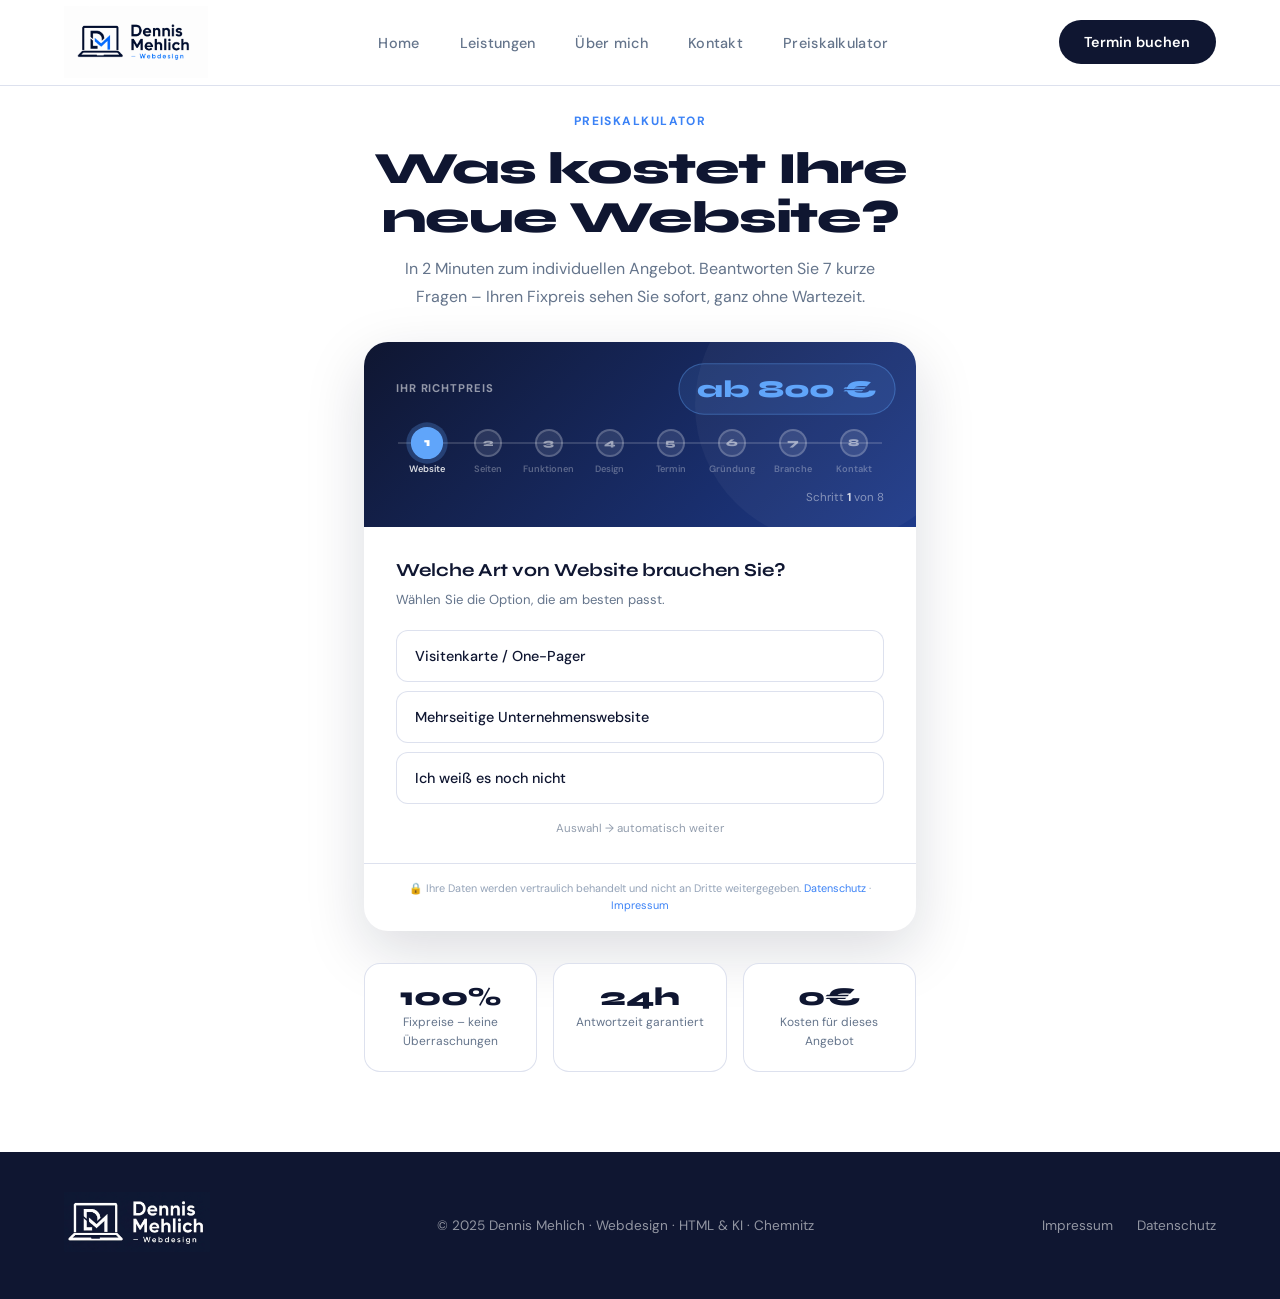
<file: preiskalkulator.html>
<!DOCTYPE html>
<html lang="de">
<head>
<meta charset="UTF-8">
<meta name="viewport" content="width=device-width, initial-scale=1.0">
<title>Preiskalkulator – Dennis Mehlich</title>
<meta name="description" content="Berechnen Sie in 2 Minuten den Richtpreis Ihrer neuen Website. Beantworten Sie 7 kurze Fragen – Ihren Fixpreis sehen Sie sofort, ganz ohne Wartezeit.">
<link rel="preconnect" href="https://fonts.googleapis.com">
<link href="https://fonts.googleapis.com/css2?family=Syne:wght@400;600;700;800&family=DM+Sans:ital,wght@0,300;0,400;0,500;1,300&display=swap" rel="stylesheet">
<script>
  if (localStorage.getItem('cookie-consent')) {
    document.documentElement.style.setProperty('--cookie-display', 'none');
  }
</script>
<link rel="stylesheet" href="css/style.css">
<style>
/* ─── SEITEN-LAYOUT (Preiskalkulator innerhalb der Website) ─── */
.pk-wrap {
  max-width: 680px;
  margin: 0 auto;
  padding: 7rem 5% 5rem;
}
.pk-intro { text-align: center; margin-bottom: 2rem; }
.pk-intro .section-label { display: block; }
.pk-intro h1 {
  font-family: 'Syne', sans-serif;
  font-size: clamp(1.9rem, 4vw, 2.8rem);
  font-weight: 800;
  color: var(--navy);
  line-height: 1.1;
  letter-spacing: -0.03em;
  margin: 0.4rem 0 0.8rem;
}
.pk-intro p {
  font-size: 1rem;
  color: var(--gray);
  max-width: 520px;
  margin: 0 auto;
  line-height: 1.7;
}

/* ─── KALKULATOR CARD ─── */
.calc-card {
  background: white;
  border-radius: 24px;
  box-shadow: 0 20px 60px rgba(15,22,49,0.15);
  overflow: hidden;
}
.calc-card-top {
  background: linear-gradient(135deg, var(--navy), var(--blue));
  padding: 1.5rem 2rem 1.25rem;
  position: relative;
  overflow: hidden;
}
.calc-card-top::before {
  content: '';
  position: absolute;
  top: -40%; right: -10%;
  width: 50%; padding-bottom: 50%;
  border-radius: 50%;
  background: rgba(255,255,255,0.04);
}
.calc-progress-wrap {
  display: flex;
  align-items: flex-start;
  justify-content: space-between;
  position: relative;
  margin-bottom: 0.75rem;
}
.calc-progress-wrap::before {
  content: '';
  position: absolute;
  top: 13px; left: 2px; right: 2px;
  height: 2px;
  background: rgba(255,255,255,0.15);
  z-index: 0;
}
.calc-progress-fill {
  position: absolute;
  top: 13px; left: 2px;
  height: 2px;
  background: var(--electric);
  z-index: 1;
  transition: width 0.45s cubic-bezier(0.34, 1.56, 0.64, 1);
  width: 0%;
}
.calc-step-dot {
  display: flex;
  flex-direction: column;
  align-items: center;
  gap: 0.3rem;
  z-index: 2;
  flex: 1;
}
.calc-dot {
  width: 28px; height: 28px;
  border-radius: 50%;
  background: rgba(255,255,255,0.1);
  border: 2px solid rgba(255,255,255,0.2);
  display: flex;
  align-items: center;
  justify-content: center;
  font-family: 'Syne', sans-serif;
  font-size: 0.65rem;
  font-weight: 800;
  color: rgba(255,255,255,0.5);
  transition: all 0.3s;
}
.calc-step-dot.active .calc-dot {
  background: var(--electric);
  border-color: var(--electric);
  color: white;
  box-shadow: 0 0 0 4px rgba(96,165,250,0.25);
  transform: scale(1.15);
}
.calc-step-dot.done .calc-dot {
  background: rgba(96,165,250,0.3);
  border-color: var(--electric);
  color: var(--electric);
}
.calc-dot-label {
  font-size: 0.58rem;
  font-weight: 600;
  color: rgba(255,255,255,0.3);
  text-align: center;
  white-space: nowrap;
}
.calc-step-dot.active .calc-dot-label { color: rgba(255,255,255,0.85); }
.calc-step-dot.done .calc-dot-label { color: rgba(96,165,250,0.7); }
.calc-progress-label {
  font-size: 0.72rem;
  color: rgba(255,255,255,0.45);
  text-align: right;
  margin-top: 0.5rem;
}
.calc-progress-label strong { color: rgba(255,255,255,0.8); }

/* ─── LIVE-PREIS (oben rechts) ─── */
.calc-price-row {
  display: flex;
  align-items: center;
  justify-content: space-between;
  position: relative;
  z-index: 2;
  margin-bottom: 1.1rem;
}
.calc-price-caption {
  font-size: 0.7rem;
  font-weight: 700;
  letter-spacing: 0.08em;
  text-transform: uppercase;
  color: rgba(255,255,255,0.55);
}
.calc-price-amount {
  font-family: 'Syne', sans-serif;
  font-size: 1.35rem;
  font-weight: 800;
  color: var(--electric);
  background: rgba(96,165,250,0.12);
  border: 1px solid rgba(96,165,250,0.35);
  padding: 0.3rem 1rem;
  border-radius: 100px;
  white-space: nowrap;
  transition: transform 0.35s cubic-bezier(0.34,1.56,0.64,1);
}
.calc-price-amount.bump { transform: scale(1.12); }

/* ─── FORM BODY ─── */
.calc-body {
  padding: 2rem 2rem 1.5rem;
}

/* Pages */
.calc-page { display: none; }
.calc-page.active { display: block; }

.calc-question {
  font-family: 'Syne', sans-serif;
  font-size: 1.15rem;
  font-weight: 700;
  color: var(--navy);
  margin-bottom: 0.35rem;
  line-height: 1.3;
}
.calc-sub {
  font-size: 0.82rem;
  color: var(--gray);
  margin-bottom: 1.25rem;
}

/* Options */
.calc-options {
  display: flex;
  flex-direction: column;
  gap: 0.55rem;
  margin-bottom: 1rem;
}
.calc-option {
  display: flex;
  align-items: center;
  justify-content: space-between;
  padding: 0.85rem 1.1rem;
  border: 1.5px solid var(--border);
  border-radius: 12px;
  cursor: pointer;
  transition: all 0.18s;
  font-size: 0.9rem;
  color: var(--navy);
  font-weight: 500;
  user-select: none;
  background: white;
}
.calc-option:hover {
  border-color: var(--accent);
  background: rgba(59,130,246,0.04);
  transform: translateX(3px);
}
.calc-option.selected {
  border-color: var(--accent);
  background: rgba(59,130,246,0.08);
  color: var(--navy);
}
.calc-option.selected::after {
  content: '✓';
  display: flex;
  align-items: center;
  justify-content: center;
  min-width: 22px;
  height: 22px;
  border-radius: 50%;
  background: var(--accent);
  color: white;
  font-size: 0.72rem;
  font-weight: 800;
}
.calc-option input {
  position: absolute;
  opacity: 0;
  width: 0; height: 0;
  pointer-events: none;
}
.calc-hint {
  font-size: 0.72rem;
  color: var(--gray);
  text-align: center;
  opacity: 0.7;
  margin-top: 0.25rem;
}

/* Contact fields */
.calc-fields { margin-bottom: 1.25rem; }
.calc-field-row { display: grid; grid-template-columns: 1fr 1fr; gap: 1rem; margin-bottom: 1rem; }
.calc-field { display: flex; flex-direction: column; gap: 0.35rem; }
.calc-field label { font-size: 0.78rem; font-weight: 600; color: var(--navy); }
.calc-field input {
  padding: 0.75rem 1rem;
  border: 1.5px solid var(--border);
  border-radius: 10px;
  font-family: 'DM Sans', sans-serif;
  font-size: 0.9rem;
  color: var(--navy);
  outline: none;
  transition: border-color 0.2s, box-shadow 0.2s;
  background: white;
}
.calc-field input:focus {
  border-color: var(--accent);
  box-shadow: 0 0 0 3px rgba(59,130,246,0.12);
}

/* Nav */
.calc-nav {
  display: flex;
  justify-content: space-between;
  align-items: center;
  margin-top: 1.25rem;
}
.calc-btn-next,
.calc-btn-submit {
  background: var(--navy);
  color: white;
  border: none;
  padding: 0.8rem 2rem;
  border-radius: 100px;
  font-family: 'DM Sans', sans-serif;
  font-size: 0.95rem;
  font-weight: 600;
  cursor: pointer;
  transition: background 0.2s, transform 0.15s;
  box-shadow: 0 4px 16px rgba(15,22,49,0.2);
}
.calc-btn-submit {
  background: var(--accent);
  box-shadow: 0 4px 16px rgba(59,130,246,0.35);
  width: 100%;
  padding: 1rem;
  font-size: 1rem;
  margin-top: 0.5rem;
}
.calc-btn-next:hover { background: var(--blue); transform: translateY(-1px); }
.calc-btn-submit:hover { background: var(--electric); transform: translateY(-1px); }
.calc-btn-back {
  background: transparent;
  color: var(--gray);
  border: none;
  font-family: 'DM Sans', sans-serif;
  font-size: 0.88rem;
  cursor: pointer;
  transition: color 0.2s;
  padding: 0.5rem 0;
}
.calc-btn-back:hover { color: var(--navy); }

/* Error */
.calc-error {
  color: #ef4444;
  font-size: 0.8rem;
  margin-bottom: 0.75rem;
  padding: 0.5rem 0.75rem;
  background: #fef2f2;
  border-radius: 8px;
  border: 1px solid #fecaca;
  display: none;
}

/* Success */
.calc-success {
  text-align: center;
  padding: 2.5rem 1.5rem;
}
.calc-success-icon { font-size: 3rem; margin-bottom: 1rem; }
.calc-success-title {
  font-family: 'Syne', sans-serif;
  font-size: 1.4rem;
  font-weight: 800;
  color: var(--navy);
  margin-bottom: 0.5rem;
}
.calc-success p { color: var(--gray); font-size: 0.9rem; line-height: 1.6; }
.calc-success-email {
  display: inline-block;
  margin-top: 1.25rem;
  background: var(--light);
  border: 1px solid var(--border);
  border-radius: 12px;
  padding: 0.75rem 1.25rem;
  font-size: 0.85rem;
  color: var(--navy);
  font-weight: 500;
}

/* Privacy */
.calc-privacy {
  font-size: 0.68rem;
  color: #94a3b8;
  text-align: center;
  padding: 1rem 2rem;
  border-top: 1px solid var(--border);
}
.calc-privacy a { color: var(--accent); text-decoration: none; }

/* ─── SOCIAL PROOF ─── */
.pk-proof {
  display: grid;
  grid-template-columns: repeat(3, 1fr);
  gap: 1rem;
  margin-top: 2rem;
}
.proof-item {
  background: white;
  border-radius: var(--radius);
  padding: 1.25rem;
  border: 1px solid var(--border);
  text-align: center;
}
.proof-num {
  font-family: 'Syne', sans-serif;
  font-size: 1.6rem;
  font-weight: 800;
  color: var(--navy);
  line-height: 1;
}
.proof-label {
  font-size: 0.75rem;
  color: var(--gray);
  margin-top: 0.25rem;
}

/* ─── RESPONSIVE ─── */
@media (max-width: 520px) {
  .pk-wrap { padding: 6rem 5% 4rem; }
  .calc-body { padding: 1.5rem 1.25rem 1.25rem; }
  .calc-field-row { grid-template-columns: 1fr; }
  .calc-dot-label { display: none; }
  .calc-dot { width: 22px; height: 22px; font-size: 0.55rem; }
  .calc-progress-wrap::before { top: 10px; }
  .calc-progress-fill { top: 10px; }
  .pk-proof { grid-template-columns: 1fr; }
  .calc-card-top { padding: 1.25rem 1.25rem 1rem; }
}
</style>
</head>
<body>

<!-- ─── NAV (shared, injected by js/nav.js) ─── -->
<div id="site-nav"></div>
<script src="js/nav.js"></script>

<!-- ─── PREISKALKULATOR ─── -->
<main class="pk-wrap">

  <div class="pk-intro">
    <div class="section-label">Preiskalkulator</div>
    <h1>Was kostet Ihre neue Website?</h1>
    <p>In 2 Minuten zum individuellen Angebot. Beantworten Sie 7 kurze Fragen – Ihren Fixpreis sehen Sie sofort, ganz ohne Wartezeit.</p>
  </div>

  <!-- KALKULATOR -->
  <div class="calc-card">

    <!-- Top: Fortschritt -->
    <div class="calc-card-top">
      <div class="calc-price-row">
        <span class="calc-price-caption">Ihr Richtpreis</span>
        <span class="calc-price-amount" id="calc-price-value">ab 800 €</span>
      </div>
      <div class="calc-progress-wrap" id="calc-progress-wrap">
        <div class="calc-progress-fill" id="calc-fill"></div>
        <div class="calc-step-dot" id="cs-1"><div class="calc-dot"><span class="calc-dot-num">1</span></div><div class="calc-dot-label">Website</div></div>
        <div class="calc-step-dot" id="cs-2"><div class="calc-dot"><span class="calc-dot-num">2</span></div><div class="calc-dot-label">Seiten</div></div>
        <div class="calc-step-dot" id="cs-3"><div class="calc-dot"><span class="calc-dot-num">3</span></div><div class="calc-dot-label">Funktionen</div></div>
        <div class="calc-step-dot" id="cs-4"><div class="calc-dot"><span class="calc-dot-num">4</span></div><div class="calc-dot-label">Design</div></div>
        <div class="calc-step-dot" id="cs-5"><div class="calc-dot"><span class="calc-dot-num">5</span></div><div class="calc-dot-label">Termin</div></div>
        <div class="calc-step-dot" id="cs-6"><div class="calc-dot"><span class="calc-dot-num">6</span></div><div class="calc-dot-label">Gründung</div></div>
        <div class="calc-step-dot" id="cs-7"><div class="calc-dot"><span class="calc-dot-num">7</span></div><div class="calc-dot-label">Branche</div></div>
        <div class="calc-step-dot" id="cs-8"><div class="calc-dot"><span class="calc-dot-num">8</span></div><div class="calc-dot-label">Kontakt</div></div>
      </div>
      <div class="calc-progress-label">Schritt <strong id="calc-step-label">1</strong> von 8</div>
    </div>

    <!-- Body: Fragen -->
    <div class="calc-body">

      <!-- Schritt 1: Welche Art Website -->
      <div class="calc-page active" data-page="1">
        <div class="calc-question">Welche Art von Website brauchen Sie?</div>
        <div class="calc-sub">Wählen Sie die Option, die am besten passt.</div>
        <div class="calc-options">
          <label class="calc-option"><input type="radio" name="c_art" value="Visitenkarte / One-Pager"><span>Visitenkarte / One-Pager</span></label>
          <label class="calc-option"><input type="radio" name="c_art" value="Mehrseitige Unternehmenswebsite"><span>Mehrseitige Unternehmenswebsite</span></label>
          <label class="calc-option"><input type="radio" name="c_art" value="Ich weiß es noch nicht"><span>Ich weiß es noch nicht</span></label>
        </div>
        <div class="calc-hint">Auswahl → automatisch weiter</div>
      </div>

      <!-- Schritt 2: Anzahl Seiten -->
      <div class="calc-page" data-page="2">
        <div class="calc-question">Wie viele Unterseiten benötigen Sie?</div>
        <div class="calc-sub">Jede Unterseite (z. B. Über uns, Leistungen, Kontakt) zählt.</div>
        <div class="calc-options">
          <label class="calc-option"><input type="radio" name="c_seiten" value="1 Seite"><span>1 Seite</span></label>
          <label class="calc-option"><input type="radio" name="c_seiten" value="2–3 Seiten"><span>2–3 Seiten</span></label>
          <label class="calc-option"><input type="radio" name="c_seiten" value="4–5 Seiten"><span>4–5 Seiten</span></label>
          <label class="calc-option"><input type="radio" name="c_seiten" value="6–7 Seiten"><span>6–7 Seiten</span></label>
          <label class="calc-option"><input type="radio" name="c_seiten" value="Mehr als 7 Seiten"><span>Mehr als 7 Seiten</span></label>
        </div>
        <div class="calc-hint">Auswahl → automatisch weiter</div>
        <div class="calc-nav"><button class="calc-btn-back" onclick="calcBack(2)">← Zurück</button></div>
      </div>

      <!-- Schritt 3: Funktionen -->
      <div class="calc-page" data-page="3">
        <div class="calc-question">Welche Funktionen soll die Website haben?</div>
        <div class="calc-sub">Mehrfachauswahl möglich – klicken Sie alles an, was passt.</div>
        <div class="calc-options">
          <label class="calc-option"><input type="checkbox" name="c_funktionen" value="Kontaktformular"><span>Kontaktformular</span></label>
          <label class="calc-option"><input type="checkbox" name="c_funktionen" value="Mehrsprachigkeit"><span>Mehrsprachigkeit</span></label>
          <label class="calc-option"><input type="checkbox" name="c_funktionen" value="KI-Chatbot"><span>KI-Chatbot</span></label>
          <label class="calc-option"><input type="checkbox" name="c_funktionen" value="Keine besonderen Funktionen"><span>Keine besonderen Funktionen</span></label>
        </div>
        <div class="calc-nav">
          <button class="calc-btn-back" onclick="calcBack(3)">← Zurück</button>
          <button class="calc-btn-next" onclick="calcNext(3)">Weiter →</button>
        </div>
      </div>

      <!-- Schritt 4: Design -->
      <div class="calc-page" data-page="4">
        <div class="calc-question">Haben Sie bereits ein Design oder Logo?</div>
        <div class="calc-sub">Das beeinflusst den Aufwand beim Design.</div>
        <div class="calc-options">
          <label class="calc-option"><input type="radio" name="c_design" value="Ja, beides vorhanden"><span>Ja, beides vorhanden</span></label>
          <label class="calc-option"><input type="radio" name="c_design" value="Nur Logo vorhanden"><span>Nur Logo vorhanden</span></label>
          <label class="calc-option"><input type="radio" name="c_design" value="Nichts vorhanden – Komplettpaket"><span>Nichts vorhanden – Komplettpaket gewünscht</span></label>
          <label class="calc-option"><input type="radio" name="c_design" value="Weiß nicht"><span>Weiß nicht</span></label>
        </div>
        <div class="calc-hint">Auswahl → automatisch weiter</div>
        <div class="calc-nav"><button class="calc-btn-back" onclick="calcBack(4)">← Zurück</button></div>
      </div>

      <!-- Schritt 5: Wann -->
      <div class="calc-page" data-page="5">
        <div class="calc-question">Bis wann soll die Website fertig sein?</div>
        <div class="calc-sub">Dringende Projekte erfordern mehr Ressourcen.</div>
        <div class="calc-options">
          <label class="calc-option"><input type="radio" name="c_termin" value="So schnell wie möglich"><span>So schnell wie möglich</span></label>
          <label class="calc-option"><input type="radio" name="c_termin" value="In 2–4 Wochen"><span>In 2–4 Wochen</span></label>
          <label class="calc-option"><input type="radio" name="c_termin" value="In 2–3 Monaten"><span>In 2–3 Monaten</span></label>
          <label class="calc-option"><input type="radio" name="c_termin" value="Kein fester Termin"><span>Kein fester Termin</span></label>
        </div>
        <div class="calc-hint">Auswahl → automatisch weiter</div>
        <div class="calc-nav"><button class="calc-btn-back" onclick="calcBack(5)">← Zurück</button></div>
      </div>

      <!-- Schritt 6: Unternehmensgründung -->
      <div class="calc-page" data-page="6">
        <div class="calc-question">Wann wurde Ihr Unternehmen gegründet?</div>
        <div class="calc-sub">Das hilft uns, das passende Paket für Ihre Phase zu finden.</div>
        <div class="calc-options">
          <label class="calc-option"><input type="radio" name="c_gruendung" value="Geplante Gründung in der Zukunft"><span>Geplante Gründung in der Zukunft</span></label>
          <label class="calc-option"><input type="radio" name="c_gruendung" value="Unternehmen jünger als 6 Monate"><span>Jünger als 6 Monate</span></label>
          <label class="calc-option"><input type="radio" name="c_gruendung" value="Unternehmen ist älter als 6 Monate"><span>Älter als 6 Monate</span></label>
          <label class="calc-option"><input type="radio" name="c_gruendung" value="Sonstige"><span>Sonstige</span></label>
        </div>
        <div class="calc-hint">Auswahl → automatisch weiter</div>
        <div class="calc-nav"><button class="calc-btn-back" onclick="calcBack(6)">← Zurück</button></div>
      </div>

      <!-- Schritt 7: Unternehmensart -->
      <div class="calc-page" data-page="7">
        <div class="calc-question">Was beschreibt Ihr Unternehmen am besten?</div>
        <div class="calc-sub">Damit wir Ihr Angebot passend auf Ihre Branche zuschneiden.</div>
        <div class="calc-fields">
          <div class="calc-field"><label>Unternehmensart / Branche *</label><input type="text" id="c-unternehmensart" placeholder="z. B. Handwerk, Beratung, Online-Shop …"></div>
        </div>
        <div class="calc-nav">
          <button class="calc-btn-back" onclick="calcBack(7)">← Zurück</button>
          <button class="calc-btn-next" onclick="calcNextText(7, 'c-unternehmensart')">Weiter →</button>
        </div>
      </div>

      <!-- Schritt 8: Kontakt -->
      <div class="calc-page" data-page="8">
        <div class="calc-question">Wohin sollen wir Ihr Angebot schicken?</div>
        <div class="calc-sub">Sie erhalten Ihr individuelles Angebot innerhalb von 24 Stunden.</div>
        <div class="calc-fields">
          <div class="calc-field-row">
            <div class="calc-field"><label>Vorname *</label><input type="text" id="c-firstname" placeholder="Max"></div>
            <div class="calc-field"><label>Nachname *</label><input type="text" id="c-lastname" placeholder="Mustermann"></div>
          </div>
          <div class="calc-field"><label>E-Mail *</label><input type="email" id="c-email" placeholder="max@beispiel.de"></div>
          <div class="calc-field" style="margin-top:1rem;"><label>Telefon *</label><input type="tel" id="c-phone" placeholder="+49 …"></div>
        </div>
        <div class="calc-error" id="c-error">Bitte füllen Sie alle Pflichtfelder aus.</div>
        <div class="calc-nav"><button class="calc-btn-back" onclick="calcBack(8)">← Zurück</button></div>
        <button class="calc-btn-submit" onclick="calcSubmit()">Kostenloses Erstgespräch sichern →</button>
      </div>

      <!-- Erfolg -->
      <div class="calc-page" data-page="9">
        <div class="calc-success">
          <div class="calc-success-icon">🎉</div>
          <div class="calc-success-title">Ihre Anfrage ist eingegangen!</div>
          <p>Ich habe alle Angaben erhalten und melde mich innerhalb von <strong>24 Stunden</strong> mit Ihrem individuellen Angebot per E-Mail.</p>
          <div class="calc-success-email">📬 Schauen Sie auch in Ihren Spam-Ordner.</div>
          <p style="margin-top:1.5rem;"><a href="index.html" style="color:var(--accent);font-size:0.85rem;text-decoration:none;">← Zurück zur Startseite</a></p>
        </div>
      </div>

    </div><!-- /calc-body -->

    <div class="calc-privacy">🔒 Ihre Daten werden vertraulich behandelt und nicht an Dritte weitergegeben. <a href="datenschutz.html">Datenschutz</a> · <a href="impressum.html">Impressum</a></div>
  </div><!-- /calc-card -->

  <!-- SOCIAL PROOF -->
  <div class="pk-proof">
    <div class="proof-item">
      <div class="proof-num">100%</div>
      <div class="proof-label">Fixpreise – keine Überraschungen</div>
    </div>
    <div class="proof-item">
      <div class="proof-num">24h</div>
      <div class="proof-label">Antwortzeit garantiert</div>
    </div>
    <div class="proof-item">
      <div class="proof-num">0€</div>
      <div class="proof-label">Kosten für dieses Angebot</div>
    </div>
  </div>

</main>

<!-- ─── FOOTER ─── -->
<footer>
  <div class="footer-logo">
    <img src="images/logo_footer.png" alt="Dennis Mehlich">
  </div>
  <div>© 2025 Dennis Mehlich · Webdesign · HTML &amp; KI · Chemnitz</div>
  <div style="display:flex;gap:1.5rem;">
    <a href="impressum.html">Impressum</a>
    <a href="datenschutz.html">Datenschutz</a>
  </div>
</footer>

<script>
const CALC_TOTAL = 8;

function calcUpdateProgress(page) {
  const label = document.getElementById('calc-step-label');
  if (label) label.textContent = Math.min(page, CALC_TOTAL);

  // Fill line
  const fill = document.getElementById('calc-fill');
  if (fill) {
    const pct = CALC_TOTAL > 1 ? ((page - 1) / (CALC_TOTAL - 1)) * 100 : 0;
    fill.style.width = pct + '%';
  }

  // Dots
  for (let i = 1; i <= CALC_TOTAL; i++) {
    const dot = document.getElementById('cs-' + i);
    if (!dot) continue;
    dot.classList.remove('active', 'done');
    if (i < page) dot.classList.add('done');
    else if (i === page) dot.classList.add('active');
  }
}

function calcGoTo(page) {
  document.querySelectorAll('.calc-page').forEach(p => p.classList.remove('active'));
  const target = document.querySelector(`.calc-page[data-page="${page}"]`);
  if (target) target.classList.add('active');
  calcUpdateProgress(page);
}

function calcNext(currentPage) {
  calcGoTo(currentPage + 1);
}

function calcBack(currentPage) {
  // Bei Visitenkarte wurde Schritt 2 (Unterseiten) übersprungen → direkt zu Schritt 1 zurück
  if (currentPage === 3) {
    const art = document.querySelector('input[name="c_art"]:checked')?.value;
    if (art === 'Visitenkarte / One-Pager') { calcGoTo(1); return; }
  }
  calcGoTo(currentPage - 1);
}

/* ─── PREIS-BERECHNUNG ─── */
function calcFormatPrice(n) {
  return n.toLocaleString('de-DE') + ' €';
}

// Liefert den aktuellen Richtpreis als Zahl – oder null, wenn noch keine Website-Art gewählt wurde
function calcGetPrice() {
  const art = document.querySelector('input[name="c_art"]:checked')?.value || '';
  let base;
  if (art === 'Visitenkarte / One-Pager') base = 800;
  else if (art === 'Mehrseitige Unternehmenswebsite') base = 900;
  else if (art === 'Ich weiß es noch nicht') base = 900;
  else return null;

  let total = base;

  // Unterseiten – jeder Sprung +200 € (entfällt bei Visitenkarte)
  if (art !== 'Visitenkarte / One-Pager') {
    const seitenAddon = {
      '1 Seite': 0,
      '2–3 Seiten': 200,
      '4–5 Seiten': 400,
      '6–7 Seiten': 600,
      'Mehr als 7 Seiten': 800
    };
    const seiten = document.querySelector('input[name="c_seiten"]:checked')?.value;
    if (seiten && seitenAddon[seiten] != null) total += seitenAddon[seiten];
  }

  // Funktionen
  document.querySelectorAll('input[name="c_funktionen"]:checked').forEach(el => {
    if (el.value === 'Kontaktformular')   total += 200;
    else if (el.value === 'Mehrsprachigkeit') total += 500;
    // KI-Chatbot ist kostenlos (kein Aufschlag)
  });

  // Design / Logo
  const design = document.querySelector('input[name="c_design"]:checked')?.value;
  if (design === 'Nur Logo vorhanden') total += 200;
  else if (design === 'Nichts vorhanden – Komplettpaket') total += 300;

  // Termin
  const termin = document.querySelector('input[name="c_termin"]:checked')?.value;
  if (termin === 'So schnell wie möglich') total += 200;

  return total;
}

function calcRecalc() {
  const el = document.getElementById('calc-price-value');
  if (!el) return;
  const price = calcGetPrice();
  el.textContent = (price === null) ? 'ab 800 €' : calcFormatPrice(price);
  // kleine Puls-Animation
  el.classList.remove('bump');
  void el.offsetWidth;
  el.classList.add('bump');
}

// Radio → automatisch weiter, Checkbox → toggle
document.querySelectorAll('.calc-option').forEach(label => {
  label.addEventListener('click', function() {
    const input = this.querySelector('input');
    if (!input) return;

    if (input.type === 'radio') {
      document.querySelectorAll(`input[name="${input.name}"]`).forEach(s => {
        s.checked = false;
        s.closest('label').classList.remove('selected');
      });
      input.checked = true;
      this.classList.add('selected');

      const page = parseInt(this.closest('.calc-page').dataset.page);
      let nextPage = page + 1;

      // Sonderlogik Website-Art (Schritt 1)
      if (input.name === 'c_art') {
        if (input.value === 'Visitenkarte / One-Pager') {
          // Unterseiten-Auswahl zurücksetzen (One-Pager hat keine) und Schritt 2 überspringen
          document.querySelectorAll('input[name="c_seiten"]').forEach(s => {
            s.checked = false;
            s.closest('label').classList.remove('selected');
          });
          nextPage = 3;
        } else {
          nextPage = 2;
        }
      }

      calcRecalc();
      setTimeout(() => calcGoTo(nextPage), 300);
    } else {
      input.checked = !input.checked;
      this.classList.toggle('selected', input.checked);
      calcRecalc();
    }
  });
});

function calcNextText(currentPage, fieldId) {
  const val = document.getElementById(fieldId)?.value.trim();
  if (!val) { alert('Bitte füllen Sie dieses Feld aus.'); return; }
  calcGoTo(currentPage + 1);
}

async function calcSubmit() {
  const firstname = document.getElementById('c-firstname')?.value.trim();
  const lastname  = document.getElementById('c-lastname')?.value.trim();
  const email     = document.getElementById('c-email')?.value.trim();
  const phone     = document.getElementById('c-phone')?.value.trim() || '';
  const errorEl   = document.getElementById('c-error');

  if (!firstname || !lastname || !email || !phone) {
    if (errorEl) errorEl.style.display = 'block';
    return;
  }
  if (errorEl) errorEl.style.display = 'none';

  // Antworten aus den tatsächlich sichtbaren Formularfeldern (c_*) auslesen
  const art           = document.querySelector('input[name="c_art"]:checked')?.value || '';
  const seiten        = document.querySelector('input[name="c_seiten"]:checked')?.value || '';
  const funktionen    = Array.from(document.querySelectorAll('input[name="c_funktionen"]:checked'))
                             .map(el => el.value).join(', ');
  const design        = document.querySelector('input[name="c_design"]:checked')?.value || '';
  const termin        = document.querySelector('input[name="c_termin"]:checked')?.value || '';
  const gruendung     = document.querySelector('input[name="c_gruendung"]:checked')?.value || '';
  const unternehmensart = document.getElementById('c-unternehmensart')?.value.trim() || '';

  // Kalkulator-spezifische Angaben (Art/Seiten/Funktionen) gebündelt als Freitext,
  // damit sie in HubSpot verlustfrei ankommen.
  const richtpreis = calcGetPrice();
  const projektDetails =
    'Art der Website: ' + (art || '–') +
    ' | Unterseiten: ' + (seiten || '–') +
    ' | Funktionen: ' + (funktionen || '–') +
    ' | Richtpreis: ' + (richtpreis !== null ? calcFormatPrice(richtpreis) : '–');

  const btn = document.querySelector('.calc-btn-submit');
  btn.textContent = 'Wird gesendet…';
  btn.disabled = true;

  try {
    const res = await fetch(
      'https://api.hsforms.com/submissions/v3/integration/submit/148643626/7b0a4ee5-95a9-4f7b-8103-ec589e9b52ed',
      {
        method: 'POST',
        headers: { 'Content-Type': 'application/json' },
        body: JSON.stringify({
          fields: [
            { objectTypeId: '0-1', name: 'firstname',            value: firstname },
            { objectTypeId: '0-1', name: 'lastname',             value: lastname },
            { objectTypeId: '0-1', name: 'email',                value: email },
            { objectTypeId: '0-1', name: 'phone',                value: phone },
            { objectTypeId: '0-1', name: 'designvorlage',        value: design },
            { objectTypeId: '0-1', name: 'fertigstellung',       value: termin },
            { objectTypeId: '0-1', name: 'unternehmensgrundung', value: gruendung },
            { objectTypeId: '0-1', name: 'unternehmensart',      value: unternehmensart },
            { objectTypeId: '0-1', name: 'message',              value: projektDetails },
          ],
          context: { pageUri: window.location.href, pageName: 'Preiskalkulator (Website)' }
        })
      }
    );

    if (res.ok) {
      calcGoTo(9);
    } else {
      btn.textContent = 'Fehler – nochmal versuchen';
      btn.disabled = false;
    }
  } catch(e) {
    btn.textContent = 'Fehler – nochmal versuchen';
    btn.disabled = false;
  }
}

// Init
calcUpdateProgress(1);
calcRecalc();
</script>
</body>
</html>
</file>
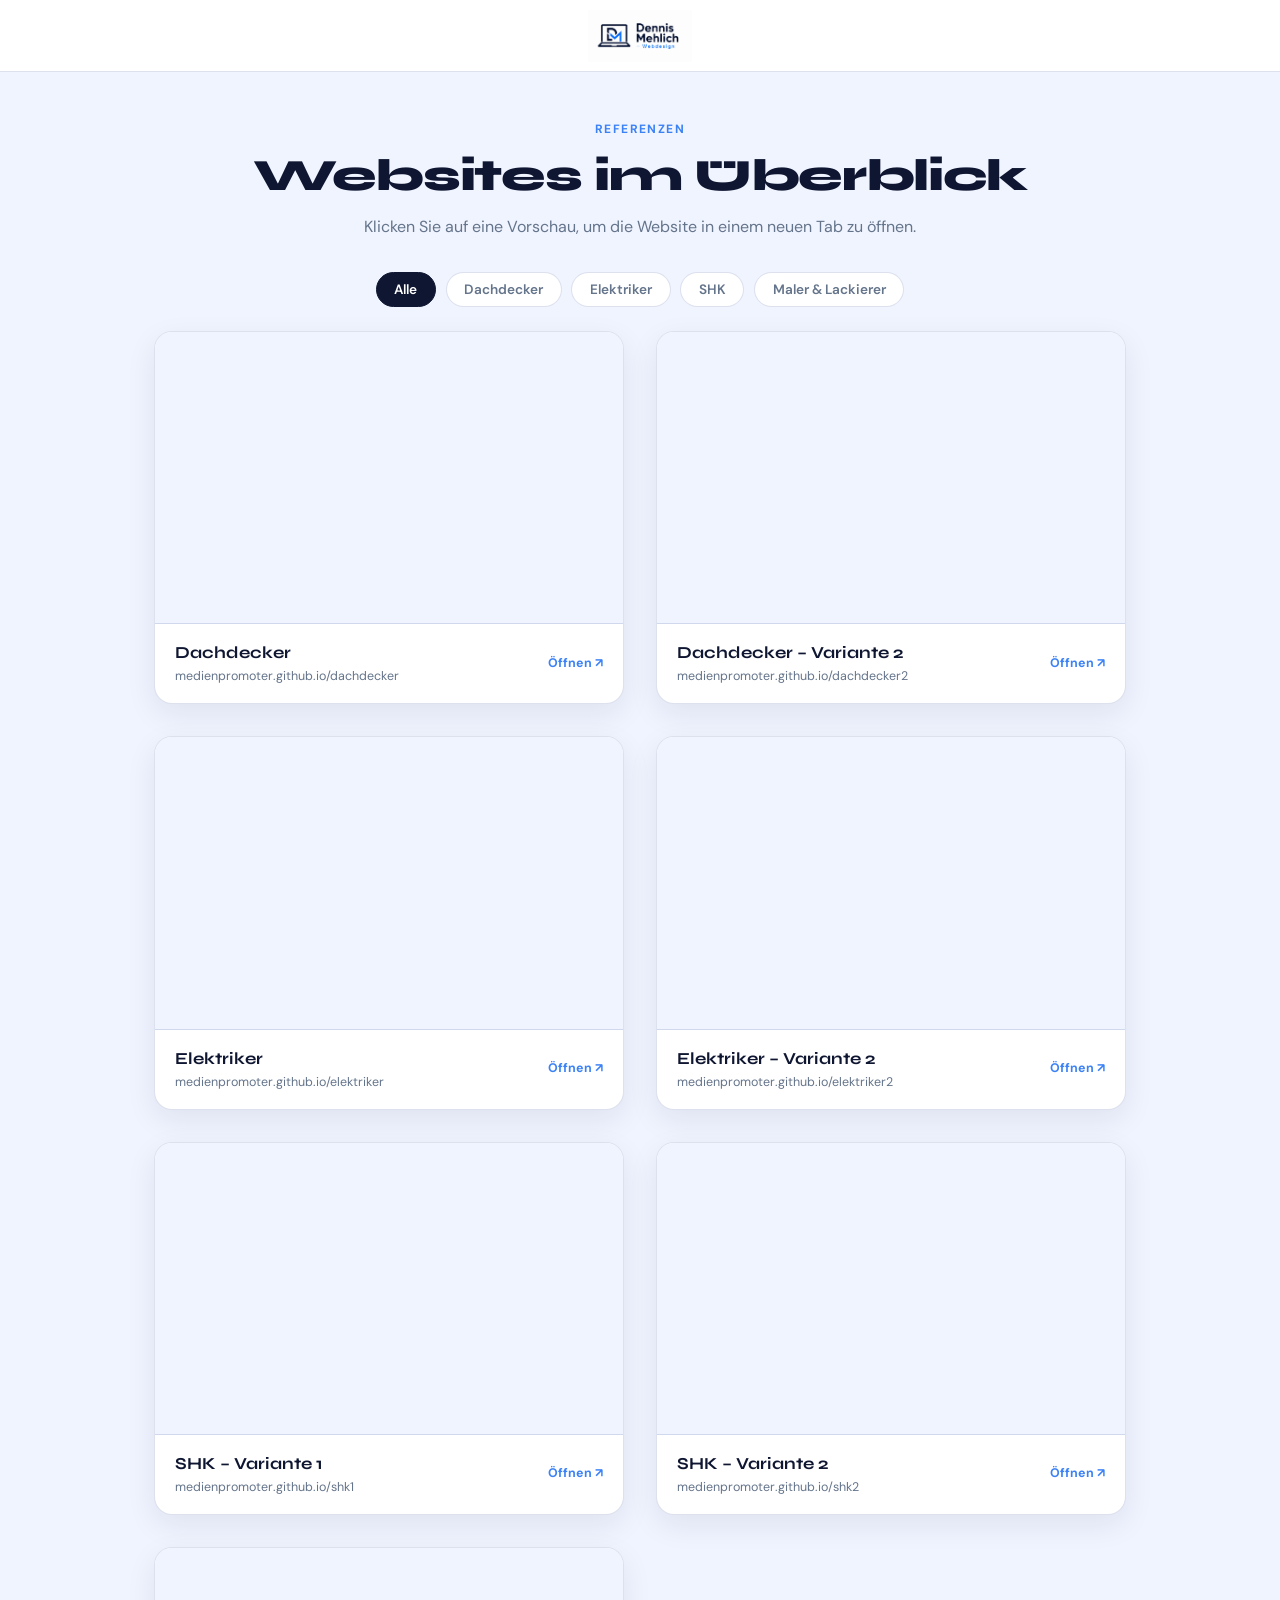
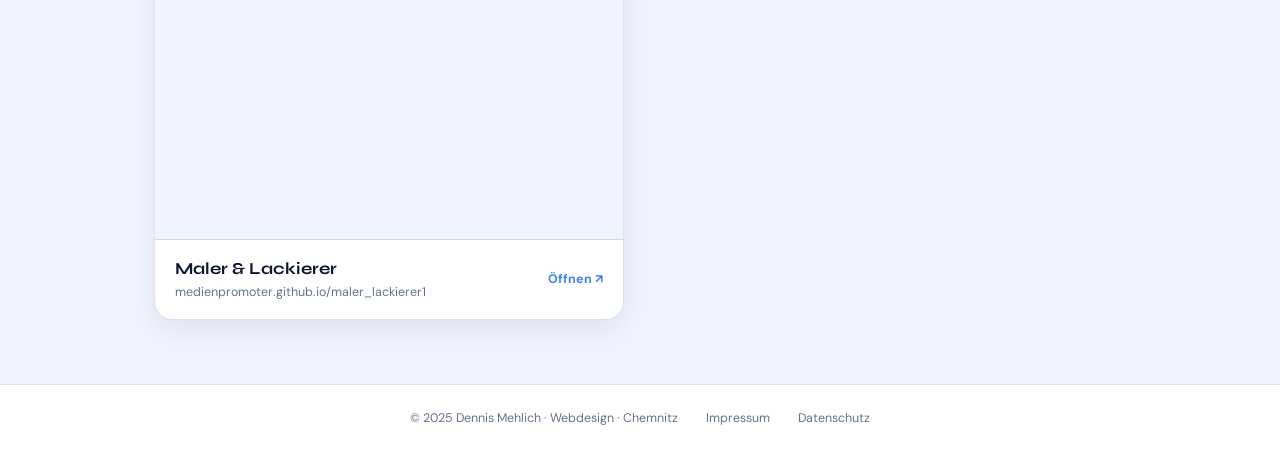
<file: uebersicht.html>
<!DOCTYPE html>
<html lang="de">
<head>
<meta charset="UTF-8">
<meta name="viewport" content="width=device-width, initial-scale=1.0">
<title>Website-Übersicht – Dennis Mehlich</title>
<meta name="description" content="Übersicht ausgewählter Websites – klicken Sie auf eine Vorschau, um die Seite in einem neuen Tab zu öffnen.">
<meta name="robots" content="noindex">
<link rel="preconnect" href="https://fonts.googleapis.com">
<link href="https://fonts.googleapis.com/css2?family=Syne:wght@400;600;700;800&family=DM+Sans:ital,wght@0,300;0,400;0,500;1,300&display=swap" rel="stylesheet">
<style>
/* ─── TOKENS ─── */
:root {
  --navy:    #0f1631;
  --blue:    #1e3a8a;
  --accent:  #3b82f6;
  --electric:#60a5fa;
  --light:   #f0f4ff;
  --white:   #ffffff;
  --gray:    #64748b;
  --border:  rgba(30,58,138,0.15);
  --radius:  16px;
}
*, *::before, *::after { box-sizing: border-box; margin: 0; padding: 0; }
html { scroll-behavior: smooth; }
body {
  font-family: 'DM Sans', sans-serif;
  background: var(--light);
  color: var(--navy);
  line-height: 1.6;
  overflow-x: hidden;
  min-height: 100vh;
}

/* ─── HEADER ─── */
.lp-header {
  background: var(--white);
  border-bottom: 1px solid var(--border);
  padding: 0.6rem 5%;
  display: flex; align-items: center; justify-content: center;
}
.lp-header img { height: 52px; width: auto; display: block; mix-blend-mode: multiply; }

/* ─── INTRO ─── */
.ov-intro {
  max-width: 1100px;
  margin: 0 auto;
  padding: 3rem 5% 1.5rem;
  text-align: center;
}
.ov-intro .ov-label {
  font-size: 0.75rem; font-weight: 700; letter-spacing: 0.12em;
  text-transform: uppercase; color: var(--accent); margin-bottom: 0.7rem;
}
.ov-intro h1 {
  font-family: 'Syne', sans-serif;
  font-size: clamp(1.9rem, 4vw, 2.8rem);
  font-weight: 800; color: var(--navy);
  line-height: 1.1; letter-spacing: -0.03em; margin-bottom: 0.8rem;
}
.ov-intro p { font-size: 1rem; color: var(--gray); max-width: 560px; margin: 0 auto; line-height: 1.7; }

/* ─── FILTER ─── */
.ov-filters {
  max-width: 1100px;
  margin: 0 auto;
  padding: 0.5rem 5% 0;
  display: flex; flex-wrap: wrap; gap: 0.6rem; justify-content: center;
}
.filter-chip {
  font-family: 'DM Sans', sans-serif;
  font-size: 0.85rem; font-weight: 600;
  color: var(--gray);
  background: var(--white);
  border: 1.5px solid var(--border);
  padding: 0.5rem 1.1rem; border-radius: 100px;
  cursor: pointer;
  transition: background 0.18s, color 0.18s, border-color 0.18s;
}
.filter-chip:hover { border-color: var(--accent); color: var(--navy); }
.filter-chip.active { background: var(--navy); border-color: var(--navy); color: #fff; }

/* ─── GRID ─── */
.ov-grid {
  max-width: 1100px;
  margin: 0 auto;
  padding: 1.5rem 5% 4rem;
  display: grid;
  grid-template-columns: repeat(auto-fit, minmax(320px, 1fr));
  gap: 2rem;
}

/* ─── CARD ─── */
.site-card {
  display: block;
  text-decoration: none;
  background: var(--white);
  border: 1px solid var(--border);
  border-radius: 18px;
  overflow: hidden;
  box-shadow: 0 10px 30px rgba(15,22,49,0.08);
  transition: transform 0.2s, box-shadow 0.2s, border-color 0.2s;
}
.site-card:hover {
  transform: translateY(-4px);
  box-shadow: 0 20px 48px rgba(15,22,49,0.16);
  border-color: var(--accent);
}

/* Thumbnail (skaliertes iframe) */
.thumb {
  position: relative;
  width: 100%;
  aspect-ratio: 16 / 10;
  overflow: hidden;
  background: var(--light);
  border-bottom: 1px solid var(--border);
}
.thumb iframe {
  position: absolute;
  top: 0; left: 0;
  border: 0;
  transform-origin: top left;
  pointer-events: none; /* Klicks gehen an die Karte (öffnet neuen Tab) */
}
/* Transparente Klickfläche über dem iframe */
.thumb::after {
  content: '';
  position: absolute; inset: 0;
  z-index: 2;
}
/* Ladehinweis hinter dem iframe */
.thumb .thumb-loading {
  position: absolute; inset: 0;
  display: flex; align-items: center; justify-content: center;
  font-size: 0.8rem; color: var(--gray);
  z-index: 0;
}

.card-meta {
  display: flex; align-items: center; justify-content: space-between;
  gap: 1rem; padding: 1rem 1.25rem;
}
.card-title {
  font-family: 'Syne', sans-serif;
  font-size: 1.05rem; font-weight: 700; color: var(--navy);
}
.card-url { font-size: 0.78rem; color: var(--gray); }
.card-open {
  flex-shrink: 0;
  font-size: 0.78rem; font-weight: 700; color: var(--accent);
  white-space: nowrap;
}

/* ─── FOOTER ─── */
.lp-footer {
  background: var(--white);
  color: var(--gray);
  padding: 1.5rem 5%;
  text-align: center; font-size: 0.78rem;
  display: flex; justify-content: center; gap: 1.75rem; flex-wrap: wrap;
  border-top: 1px solid var(--border);
}
.lp-footer a { color: var(--gray); text-decoration: none; }
.lp-footer a:hover { color: var(--navy); }

@media (max-width: 480px) {
  .ov-grid { grid-template-columns: 1fr; }
}
</style>
</head>
<body>

<!-- ─── HEADER ─── -->
<header class="lp-header">
  <a href="index.html"><img src="images/logo.png" alt="Dennis Mehlich Webdesign"></a>
</header>

<!-- ─── INTRO ─── -->
<section class="ov-intro">
  <div class="ov-label">Referenzen</div>
  <h1>Websites im Überblick</h1>
  <p>Klicken Sie auf eine Vorschau, um die Website in einem neuen Tab zu öffnen.</p>
</section>

<!-- ─── FILTER ─── -->
<div class="ov-filters" id="ov-filters">
  <button type="button" class="filter-chip active" data-filter="all">Alle</button>
  <button type="button" class="filter-chip" data-filter="dachdecker">Dachdecker</button>
  <button type="button" class="filter-chip" data-filter="elektriker">Elektriker</button>
  <button type="button" class="filter-chip" data-filter="shk">SHK</button>
  <button type="button" class="filter-chip" data-filter="maler">Maler &amp; Lackierer</button>
</div>

<!-- ─── GRID ─── -->
<main class="ov-grid" id="ov-grid">

  <a class="site-card" data-branche="dachdecker" href="https://medienpromoter.github.io/dachdecker/" target="_blank" rel="noopener noreferrer">
    <div class="thumb">
      <span class="thumb-loading">Vorschau wird geladen …</span>
      <iframe src="https://medienpromoter.github.io/dachdecker/" loading="lazy" scrolling="no" tabindex="-1" title="Vorschau Dachdecker"></iframe>
    </div>
    <div class="card-meta">
      <div>
        <div class="card-title">Dachdecker</div>
        <div class="card-url">medienpromoter.github.io/dachdecker</div>
      </div>
      <div class="card-open">Öffnen ↗</div>
    </div>
  </a>

  <a class="site-card" data-branche="dachdecker" href="https://medienpromoter.github.io/dachdecker2/" target="_blank" rel="noopener noreferrer">
    <div class="thumb">
      <span class="thumb-loading">Vorschau wird geladen …</span>
      <iframe src="https://medienpromoter.github.io/dachdecker2/" loading="lazy" scrolling="no" tabindex="-1" title="Vorschau Dachdecker Variante 2"></iframe>
    </div>
    <div class="card-meta">
      <div>
        <div class="card-title">Dachdecker – Variante 2</div>
        <div class="card-url">medienpromoter.github.io/dachdecker2</div>
      </div>
      <div class="card-open">Öffnen ↗</div>
    </div>
  </a>

  <a class="site-card" data-branche="elektriker" href="https://medienpromoter.github.io/elektriker/" target="_blank" rel="noopener noreferrer">
    <div class="thumb">
      <span class="thumb-loading">Vorschau wird geladen …</span>
      <iframe src="https://medienpromoter.github.io/elektriker/" loading="lazy" scrolling="no" tabindex="-1" title="Vorschau Elektriker"></iframe>
    </div>
    <div class="card-meta">
      <div>
        <div class="card-title">Elektriker</div>
        <div class="card-url">medienpromoter.github.io/elektriker</div>
      </div>
      <div class="card-open">Öffnen ↗</div>
    </div>
  </a>

  <a class="site-card" data-branche="elektriker" href="https://medienpromoter.github.io/elektriker2/" target="_blank" rel="noopener noreferrer">
    <div class="thumb">
      <span class="thumb-loading">Vorschau wird geladen …</span>
      <iframe src="https://medienpromoter.github.io/elektriker2/" loading="lazy" scrolling="no" tabindex="-1" title="Vorschau Elektriker Variante 2"></iframe>
    </div>
    <div class="card-meta">
      <div>
        <div class="card-title">Elektriker – Variante 2</div>
        <div class="card-url">medienpromoter.github.io/elektriker2</div>
      </div>
      <div class="card-open">Öffnen ↗</div>
    </div>
  </a>

  <a class="site-card" data-branche="shk" href="https://medienpromoter.github.io/shk1/" target="_blank" rel="noopener noreferrer">
    <div class="thumb">
      <span class="thumb-loading">Vorschau wird geladen …</span>
      <iframe src="https://medienpromoter.github.io/shk1/" loading="lazy" scrolling="no" tabindex="-1" title="Vorschau SHK Variante 1"></iframe>
    </div>
    <div class="card-meta">
      <div>
        <div class="card-title">SHK – Variante 1</div>
        <div class="card-url">medienpromoter.github.io/shk1</div>
      </div>
      <div class="card-open">Öffnen ↗</div>
    </div>
  </a>

  <a class="site-card" data-branche="shk" href="https://medienpromoter.github.io/shk2/" target="_blank" rel="noopener noreferrer">
    <div class="thumb">
      <span class="thumb-loading">Vorschau wird geladen …</span>
      <iframe src="https://medienpromoter.github.io/shk2/" loading="lazy" scrolling="no" tabindex="-1" title="Vorschau SHK Variante 2"></iframe>
    </div>
    <div class="card-meta">
      <div>
        <div class="card-title">SHK – Variante 2</div>
        <div class="card-url">medienpromoter.github.io/shk2</div>
      </div>
      <div class="card-open">Öffnen ↗</div>
    </div>
  </a>

  <a class="site-card" data-branche="maler" href="https://medienpromoter.github.io/maler_lackierer1/" target="_blank" rel="noopener noreferrer">
    <div class="thumb">
      <span class="thumb-loading">Vorschau wird geladen …</span>
      <iframe src="https://medienpromoter.github.io/maler_lackierer1/" loading="lazy" scrolling="no" tabindex="-1" title="Vorschau Maler &amp; Lackierer"></iframe>
    </div>
    <div class="card-meta">
      <div>
        <div class="card-title">Maler &amp; Lackierer</div>
        <div class="card-url">medienpromoter.github.io/maler_lackierer1</div>
      </div>
      <div class="card-open">Öffnen ↗</div>
    </div>
  </a>

</main>

<!-- ─── FOOTER ─── -->
<footer class="lp-footer">
  <span>© 2025 Dennis Mehlich · Webdesign · Chemnitz</span>
  <a href="impressum.html">Impressum</a>
  <a href="datenschutz.html">Datenschutz</a>
</footer>

<script>
  // iframe-Vorschauen responsiv skalieren: Seite wird in Desktop-Breite gerendert
  // und passgenau in die Thumbnail-Fläche skaliert.
  var BASE_WIDTH = 1280;
  function fitThumbs() {
    document.querySelectorAll('.thumb').forEach(function (thumb) {
      var iframe = thumb.querySelector('iframe');
      if (!iframe) return;
      var scale = thumb.clientWidth / BASE_WIDTH;
      iframe.style.width = BASE_WIDTH + 'px';
      iframe.style.height = (thumb.clientHeight / scale) + 'px';
      iframe.style.transform = 'scale(' + scale + ')';
    });
  }
  window.addEventListener('resize', fitThumbs);
  window.addEventListener('load', fitThumbs);

  // ─── Branchen-Filter ───
  var filterBar = document.getElementById('ov-filters');
  if (filterBar) {
    filterBar.addEventListener('click', function (e) {
      var btn = e.target.closest('.filter-chip');
      if (!btn) return;
      filterBar.querySelectorAll('.filter-chip').forEach(function (b) { b.classList.remove('active'); });
      btn.classList.add('active');
      var f = btn.getAttribute('data-filter');
      document.querySelectorAll('.site-card').forEach(function (card) {
        var show = (f === 'all' || card.getAttribute('data-branche') === f);
        card.style.display = show ? '' : 'none';
      });
      fitThumbs(); // sichtbar gewordene Vorschauen neu skalieren
    });
  }
  document.querySelectorAll('.thumb iframe').forEach(function (f) {
    f.addEventListener('load', function () {
      var hint = f.parentElement.querySelector('.thumb-loading');
      if (hint) hint.style.display = 'none';
    });
  });
  fitThumbs();
</script>
</body>
</html>
</file>
<file: css/style.css>
/* ═══════════════════════════════════════════════
   Dennis Mehlich – Webdesign
   css/style.css – Alle Styles
═══════════════════════════════════════════════ */

/* ─── TOKENS ─── */
:root {
  --navy:    #0f1631;
  --ink:     #1a2347;
  --blue:    #1e3a8a;
  --accent:  #3b82f6;
  --electric:#60a5fa;
  --light:   #f0f4ff;
  --white:   #ffffff;
  --gray:    #64748b;
  --border:  rgba(30,58,138,0.15);
  --radius:  16px;
}

/* ─── RESET ─── */
*, *::before, *::after { box-sizing: border-box; margin: 0; padding: 0; }
html { scroll-behavior: smooth; }
body {
  font-family: 'DM Sans', sans-serif;
  background: var(--white);
  color: var(--navy);
  line-height: 1.6;
  overflow-x: hidden;
}

/* ─── NAV ─── */
nav {
  position: fixed; top: 0; left: 0; right: 0; z-index: 100;
  display: flex; align-items: center; justify-content: space-between;
  padding: 0.4rem 5%;
  background: rgba(255,255,255,0.92);
  backdrop-filter: blur(20px);
  border-bottom: 1px solid var(--border);
  transition: box-shadow 0.3s;
}
nav.scrolled { box-shadow: 0 4px 32px rgba(15,22,49,0.08); }
.nav-logo { text-decoration: none; display: flex; align-items: center; }
.nav-logo img { height: 72px; width: auto; display: block; }
.nav-links { display: flex; gap: 2.5rem; list-style: none; }

/* Hamburger-Button (nur mobil sichtbar) */
.nav-toggle {
  display: none;
  flex-direction: column;
  justify-content: center;
  gap: 5px;
  width: 44px; height: 44px;
  padding: 10px;
  background: transparent;
  border: none;
  cursor: pointer;
}
.nav-toggle span {
  display: block;
  width: 100%; height: 2px;
  background: var(--navy);
  border-radius: 2px;
  transition: transform 0.3s, opacity 0.3s;
}
.nav-links a {
  font-size: 0.9rem; font-weight: 500; color: var(--gray);
  text-decoration: none; letter-spacing: 0.02em; transition: color 0.2s;
}
.nav-links a:hover { color: var(--navy); }
.nav-cta {
  background: var(--navy); color: var(--white);
  padding: 0.65rem 1.6rem; border-radius: 100px;
  font-size: 0.9rem; font-weight: 600; text-decoration: none;
  white-space: nowrap;
  transition: background 0.2s, transform 0.15s;
}
.nav-cta:hover { background: var(--blue); transform: translateY(-1px); }
/* CTA als Menü-Eintrag: nur auf schmalen Screens sichtbar (siehe Media Query) */
.nav-cta-li { display: none; }

/* ─── HERO ─── */
#hero {
  min-height: 100vh;
  display: grid; grid-template-columns: 1fr 1fr;
  align-items: center; padding: 8rem 5% 5rem; gap: 4rem;
  position: relative; overflow: hidden;
}
#hero::before {
  content: '';
  position: absolute; inset: 0;
  background: radial-gradient(ellipse 70% 60% at 80% 50%, #dbeafe 0%, transparent 70%),
              radial-gradient(ellipse 40% 40% at 10% 80%, #eff6ff 0%, transparent 60%);
  z-index: 0;
}
.hero-content { position: relative; z-index: 1; min-width: 0; }
.hero-badge {
  display: inline-flex; align-items: center; gap: 0.5rem;
  background: var(--light); color: var(--blue);
  padding: 0.4rem 1rem; border-radius: 100px;
  font-size: 0.8rem; font-weight: 600; letter-spacing: 0.05em;
  text-transform: uppercase; margin-bottom: 1.5rem;
  border: 1px solid rgba(59,130,246,0.25);
}
.hero-badge::before {
  content: ''; width: 6px; height: 6px; border-radius: 50%;
  background: var(--accent); animation: pulse 2s infinite;
}
@keyframes pulse { 0%,100%{opacity:1;transform:scale(1)} 50%{opacity:0.5;transform:scale(1.4)} }

h1 {
  font-family: 'Syne', sans-serif;
  font-size: clamp(2.4rem, 4.5vw, 3.6rem);
  font-weight: 800; line-height: 1.1;
  letter-spacing: -0.04em; color: var(--navy);
  margin-bottom: 1.5rem;
}
h1 em { font-style: normal; color: var(--accent); }
.hero-sub {
  font-size: 1.1rem; color: var(--gray);
  max-width: 480px; margin-bottom: 2.5rem;
  font-weight: 400; line-height: 1.7;
}
.hero-actions { display: flex; gap: 1rem; flex-wrap: wrap; align-items: center; }
.btn-primary {
  background: var(--navy); color: var(--white);
  padding: 0.9rem 2.2rem; border-radius: 100px;
  font-size: 1rem; font-weight: 600; text-decoration: none;
  transition: all 0.2s; display: inline-block;
  box-shadow: 0 4px 24px rgba(15,22,49,0.22);
}
.btn-primary:hover { background: var(--blue); transform: translateY(-2px); box-shadow: 0 8px 32px rgba(30,58,138,0.25); }
.btn-ghost {
  color: var(--navy); font-size: 1rem; font-weight: 500;
  text-decoration: none; display: inline-flex; align-items: center; gap: 0.4rem;
  transition: gap 0.2s;
}
.btn-ghost:hover { gap: 0.8rem; }
.btn-ghost::after { content: '→'; }
.hero-stats { display: grid; grid-template-columns: repeat(3,1fr); gap: 1.5rem; margin-top: 3rem; }
.stat { text-align: center; }
.stat-num { font-family: 'Syne', sans-serif; font-size: 2rem; font-weight: 800; color: var(--navy); line-height: 1; }
.stat-label { font-size: 0.8rem; color: var(--gray); margin-top: 0.2rem; }

/* Hero visual */
.hero-visual { position: relative; z-index: 1; }
.hero-card { background: var(--white); border-radius: 0; padding: 0; position: relative; }
.hero-card::before {
  content: ''; position: absolute; top: 0; left: 0; right: 0; height: 4px;
  background: linear-gradient(90deg, var(--accent), #818cf8);
}
.float-badge {
  position: absolute; background: white; border-radius: 12px;
  padding: 0.6rem 1rem; box-shadow: 0 8px 24px rgba(15,22,49,0.12);
  font-size: 0.75rem; font-weight: 600;
  display: flex; align-items: center; gap: 0.4rem;
  animation: float 3s ease-in-out infinite;
}
.float-badge.badge-1 { top: 12px; right: 12px; color: var(--blue); animation-delay: 0s; }
.float-badge.badge-2 { bottom: 12px; left: 12px; color: #059669; animation-delay: 1.5s; }
@keyframes float { 0%,100%{transform:translateY(0)} 50%{transform:translateY(-8px)} }
.browser-frame { border-radius: 12px; overflow: hidden; border: 1px solid var(--border); box-shadow: 0 20px 60px rgba(15,22,49,0.12); }
.browser-chrome { background: #f1f5f9; display: flex; align-items: center; gap: 0.75rem; padding: 0.55rem 1rem; border-bottom: 1px solid #e2e8f0; }
.browser-dots { display: flex; gap: 5px; }
.bdot { width: 10px; height: 10px; border-radius: 50%; display: inline-block; }
.bdot-r { background: #ff5f57; } .bdot-y { background: #febc2e; } .bdot-g { background: #28c840; }
.browser-url-bar { flex: 1; background: white; border-radius: 6px; padding: 0.25rem 0.75rem; font-size: 0.72rem; color: #94a3b8; font-family: monospace; border: 1px solid #e2e8f0; }
.browser-content { position: relative; overflow: hidden; }

/* Chatbot widget */
.chatbot-wrap {
  position: absolute; bottom: 1.5rem; right: 1.5rem;
  width: 240px; height: 50%; z-index: 3;
  border-radius: 14px; box-shadow: 0 12px 40px rgba(15,22,49,0.18);
  overflow: hidden; cursor: pointer; transition: transform 0.2s, box-shadow 0.2s;
}
.chatbot-wrap:hover { transform: translateY(-3px); box-shadow: 0 18px 50px rgba(15,22,49,0.25); }
.curtain { position: absolute; top: 0; bottom: 0; width: 51%; z-index: 2; pointer-events: none; }
.curtain-left { left: 0; background: linear-gradient(135deg,#0f1631,#1e3a8a); border-radius: 14px 0 0 14px; animation: curtain-left 2.2s cubic-bezier(0.77,0,0.18,1) 1s forwards; }
.curtain-right { right: 0; background: linear-gradient(225deg,#0f1631,#1e3a8a); border-radius: 0 14px 14px 0; animation: curtain-right 2.2s cubic-bezier(0.77,0,0.18,1) 1s forwards; }
@keyframes curtain-left  { 0%{transform:translateX(0)} 100%{transform:translateX(-102%)} }
@keyframes curtain-right { 0%{transform:translateX(0)} 100%{transform:translateX(102%)} }
.chatbot-window { background: white; border-radius: 14px; overflow: hidden; font-size: 0.7rem; display: flex; flex-direction: column; height: 100%; }
.chatbot-header { background: linear-gradient(90deg,#0f1631,#1e3a8a); padding: 0.45rem 0.7rem; display: flex; align-items: center; gap: 0.5rem; color: white; flex-shrink: 0; }
.chatbot-avatar { font-size: 1rem; }
.chatbot-name { font-family: 'Syne', sans-serif; font-weight: 700; font-size: 0.72rem; }
.chatbot-status { font-size: 0.6rem; opacity: 0.7; display: flex; align-items: center; gap: 0.3rem; margin-top: 0.1rem; }
.chatbot-dot { width: 5px; height: 5px; border-radius: 50%; background: #22c55e; display: inline-block; animation: pulse 2s infinite; }
.chatbot-messages { padding: 0.5rem 0.6rem; display: flex; flex-direction: column; gap: 0.4rem; background: #f8fafc; flex: 1; overflow: hidden; }
.chatbot-msg { max-width: 85%; padding: 0.3rem 0.6rem; border-radius: 8px; font-size: 0.65rem; line-height: 1.35; }
.chatbot-msg.bot { background: white; color: var(--navy); border: 1px solid var(--border); align-self: flex-start; border-radius: 3px 8px 8px 8px; }
.chatbot-msg.user { background: linear-gradient(90deg,#1e3a8a,#3b82f6); color: white; align-self: flex-end; border-radius: 8px 3px 8px 8px; }
.chatbot-msg.typing { animation: fadeInUp 0.4s ease 2.4s both; }
@keyframes fadeInUp { from{opacity:0;transform:translateY(8px)} to{opacity:1;transform:translateY(0)} }
.chatbot-input-bar { display: flex; align-items: center; gap: 0.4rem; padding: 0.4rem 0.6rem; border-top: 1px solid var(--border); background: white; flex-shrink: 0; }
.chatbot-input-mock { flex: 1; font-size: 0.62rem; color: #94a3b8; }
.chatbot-send { width: 20px; height: 20px; border-radius: 50%; background: linear-gradient(90deg,#3b82f6,#60a5fa); color: white; display: flex; align-items: center; justify-content: center; font-size: 0.65rem; font-weight: 700; }

/* ─── SECTION SHARED ─── */
section { padding: 6rem 5%; }
.section-label { font-size: 0.75rem; font-weight: 700; letter-spacing: 0.12em; text-transform: uppercase; color: var(--accent); margin-bottom: 0.8rem; }
h2 { font-family: 'Syne', sans-serif; font-size: clamp(1.8rem,3vw,2.6rem); font-weight: 800; letter-spacing: -0.03em; color: var(--navy); line-height: 1.15; margin-bottom: 1.2rem; }
.section-lead { font-size: 1.1rem; color: var(--gray); max-width: 600px; line-height: 1.7; }

/* ─── INKLUSIVE ─── */
#inklusive { background: var(--navy); padding: 4rem 5%; }
.inkl-label { text-align: center; font-size: 0.75rem; font-weight: 700; letter-spacing: 0.12em; text-transform: uppercase; color: rgba(255,255,255,0.45); margin-bottom: 2.5rem; }
.inkl-grid { display: grid; grid-template-columns: repeat(3,1fr); gap: 1.5rem; max-width: 1100px; margin: 0 auto; }
.inkl-item { display: flex; align-items: flex-start; gap: 1rem; background: rgba(255,255,255,0.05); border: 1px solid rgba(255,255,255,0.08); border-radius: 14px; padding: 1.25rem 1.5rem; }
.inkl-icon { font-size: 1.5rem; flex-shrink: 0; margin-top: 0.1rem; }
.inkl-title { font-family: 'Syne', sans-serif; font-size: 0.9rem; font-weight: 700; color: white; margin-bottom: 0.25rem; }
.inkl-desc { font-size: 0.78rem; color: rgba(255,255,255,0.5); line-height: 1.5; }

/* ─── SERVICES ─── */
#leistungen { background: var(--light); }
.services-header { text-align: center; margin-bottom: 4rem; }
.services-header .section-lead { margin: 0 auto; }
.services-grid { display: grid; grid-template-columns: repeat(3,1fr); gap: 1.5rem; max-width: 1100px; margin: 0 auto; }
.service-card { background: white; border-radius: var(--radius); padding: 2rem; border: 1px solid var(--border); position: relative; overflow: hidden; }
.service-icon { width: 52px; height: 52px; border-radius: 12px; background: var(--light); display: flex; align-items: center; justify-content: center; font-size: 1.5rem; margin-bottom: 1.2rem; }
.service-card h3 { font-family: 'Syne', sans-serif; font-size: 1.1rem; font-weight: 700; color: var(--navy); margin-bottom: 0.6rem; }
.service-card p { font-size: 0.9rem; color: var(--gray); line-height: 1.6; }
.service-card.dark { background: linear-gradient(135deg,#0f1631,#1e3a8a); border-color: transparent; }
.service-card.dark .service-icon { background: rgba(255,255,255,0.1); }
.service-card.dark h3 { color: white; }
.service-card.dark p { color: rgba(255,255,255,0.65); }

/* ─── APPROACH (warum kein CMS) ─── */
#warum-wordpress { background: var(--white); }
.wp-header { text-align: center; margin-bottom: 4rem; }
.wp-header .section-lead { margin: 0 auto; }
.wp-layout { display: grid; grid-template-columns: 1fr 1fr; gap: 4rem; max-width: 1100px; margin: 0 auto; align-items: start; }
.wp-reasons { display: flex; flex-direction: column; gap: 1.8rem; }
.wp-reason { display: flex; gap: 1.2rem; align-items: flex-start; }
.wp-reason-icon { font-size: 1.6rem; flex-shrink: 0; margin-top: 0.1rem; }
.wp-reason-title { font-family: 'Syne', sans-serif; font-size: 0.95rem; font-weight: 700; color: var(--navy); margin-bottom: 0.3rem; }
.wp-reason-text { font-size: 0.85rem; color: var(--gray); line-height: 1.6; }
.wp-vs { background: var(--light); border-radius: var(--radius); padding: 2rem; border: 1px solid var(--border); position: sticky; top: 100px; }
.wp-vs-title { font-family: 'Syne', sans-serif; font-size: 1rem; font-weight: 700; color: var(--navy); margin-bottom: 1.5rem; text-align: center; }
.wp-vs-table { display: flex; flex-direction: column; border-radius: 10px; overflow: hidden; border: 1px solid var(--border); }
.wp-vs-row { display: grid; grid-template-columns: 1.2fr 1fr 1fr; }
.wp-vs-row > div { padding: 0.7rem 0.9rem; font-size: 0.78rem; border-bottom: 1px solid var(--border); background: white; }
.wp-vs-row:last-child > div { border-bottom: none; }
.wp-vs-head > div { background: var(--navy); color: white; font-family: 'Syne', sans-serif; font-weight: 700; font-size: 0.75rem; }
.wp-vs-feature { color: var(--gray); font-weight: 500; }
.wp-col-wp { color: #059669; font-weight: 600; }
.wp-col-other { color: var(--gray); }

/* ─── PROCESS ─── */
#prozess { background: white; }
.process-layout { display: grid; grid-template-columns: 1fr 1fr; gap: 5rem; align-items: center; }
.process-steps { display: flex; flex-direction: column; position: relative; }
.process-steps::before {
  content: '';
  position: absolute; left: 0; top: 0;
  width: 2px;
  height: var(--fill, 0%);
  background: var(--accent);
  transition: height 0.1s linear;
  z-index: 1;
}
.process-steps::after {
  content: '';
  position: absolute; left: 0; top: 0; bottom: 0;
  width: 2px;
  background: var(--border);
  z-index: 0;
}
.process-step { display: flex; gap: 1.5rem; align-items: flex-start; padding: 1.5rem 0 1.5rem 2rem; border-left: 2px solid var(--border); position: relative; transition: border-color 0.4s; }
.process-step.active { border-color: var(--accent); }
.step-num { position: absolute; left: -14px; top: 1.5rem; width: 26px; height: 26px; border-radius: 50%; background: var(--white); border: 2px solid var(--border); display: flex; align-items: center; justify-content: center; font-family: 'Syne', sans-serif; font-size: 0.7rem; font-weight: 800; color: var(--gray); transition: all 0.4s; flex-shrink: 0; z-index: 2; }
.process-step.active .step-num { background: var(--accent); border-color: var(--accent); color: white; }
.step-content h3 { font-family: 'Syne', sans-serif; font-size: 1rem; font-weight: 700; color: var(--navy); margin-bottom: 0.3rem; }
.step-content p { font-size: 0.875rem; color: var(--gray); line-height: 1.6; }
.process-visual { background: linear-gradient(135deg,var(--navy) 0%,#1e3a8a 60%,#2563eb 100%); border-radius: 24px; padding: 3rem 2.5rem; color: white; position: relative; overflow: hidden; }
.process-visual::before { content: ''; position: absolute; top: -40%; right: -20%; width: 60%; padding-bottom: 60%; border-radius: 50%; background: rgba(255,255,255,0.04); }
.pv-label { font-size: 0.75rem; font-weight: 600; letter-spacing: 0.1em; text-transform: uppercase; opacity: 0.6; margin-bottom: 1rem; }
.pv-title { font-family: 'Syne', sans-serif; font-size: 1.6rem; font-weight: 800; line-height: 1.2; margin-bottom: 1.5rem; }
.pv-list { list-style: none; display: flex; flex-direction: column; gap: 0.75rem; }
.pv-list li { display: flex; align-items: center; gap: 0.75rem; font-size: 0.9rem; opacity: 0.85; }
.pv-list li::before { content: '✓'; display: inline-flex; align-items: center; justify-content: center; width: 20px; height: 20px; background: rgba(255,255,255,0.15); border-radius: 50%; font-size: 0.7rem; flex-shrink: 0; }

/* ─── ABOUT ─── */
#ueber-mich { background: var(--light); }
.about-layout { display: grid; grid-template-columns: 1fr 1.4fr; gap: 5rem; align-items: start; }
.about-portrait { position: sticky; top: 100px; }
.portrait-box { background: linear-gradient(135deg,var(--navy),var(--blue)); border-radius: 24px; padding: 2.5rem 2rem; color: white; text-align: center; position: relative; overflow: hidden; }
.portrait-box::before { content: ''; position: absolute; bottom: -30%; left: -10%; width: 80%; padding-bottom: 80%; border-radius: 50%; background: rgba(255,255,255,0.04); }
.portrait-avatar { width: 100px; height: 100px; border-radius: 50%; background: rgba(255,255,255,0.15); margin: 0 auto 1rem; display: flex; align-items: center; justify-content: center; font-family: 'Syne', sans-serif; font-size: 2.2rem; font-weight: 800; border: 3px solid rgba(255,255,255,0.25); position: relative; z-index: 1; }
.portrait-name { font-family: 'Syne', sans-serif; font-size: 1.4rem; font-weight: 800; margin-bottom: 0.2rem; position: relative; z-index: 1; }
.portrait-role { font-size: 0.85rem; opacity: 0.7; position: relative; z-index: 1; margin-bottom: 1.5rem; }
.contact-list { list-style: none; text-align: left; display: flex; flex-direction: column; gap: 0.8rem; position: relative; z-index: 1; }
.contact-list li { display: flex; align-items: center; gap: 0.75rem; font-size: 0.8rem; opacity: 0.85; }
.contact-list .icon { font-size: 0.9rem; opacity: 0.6; flex-shrink: 0; }
.contact-list a { color: white; text-decoration: none; }
.contact-list a:hover { opacity: 0.7; }
.skills-grid { display: flex; flex-wrap: wrap; gap: 0.5rem; margin-top: 1.5rem; position: relative; z-index: 1; }
.skill-tag { background: rgba(255,255,255,0.12); border: 1px solid rgba(255,255,255,0.2); color: white; padding: 0.25rem 0.7rem; border-radius: 100px; font-size: 0.7rem; font-weight: 500; }
.timeline-intro { margin-bottom: 2.5rem; }
.timeline-intro p { font-size: 1rem; color: var(--gray); line-height: 1.75; }
.timeline { position: relative; }
.timeline::before { content: ''; position: absolute; left: 0; top: 0; bottom: 0; width: 2px; background: linear-gradient(to bottom,var(--accent),rgba(59,130,246,0.1)); }
.timeline-group { margin-bottom: 1rem; }
.timeline-group-label { font-size: 0.7rem; font-weight: 700; letter-spacing: 0.12em; text-transform: uppercase; color: var(--accent); padding-left: 2rem; margin-bottom: 0.5rem; position: relative; }
.timeline-group-label::before { content: ''; position: absolute; left: -5px; top: 50%; transform: translateY(-50%); width: 12px; height: 12px; border-radius: 50%; background: var(--accent); }
.timeline-item { padding: 1.2rem 0 1.2rem 2rem; position: relative; cursor: default; }
.timeline-item::before { content: ''; position: absolute; left: -5px; top: 1.6rem; width: 12px; height: 12px; border-radius: 50%; background: white; border: 2px solid var(--border); transition: border-color 0.2s; }
.timeline-item:hover::before { border-color: var(--accent); }
.timeline-header { display: flex; align-items: flex-start; justify-content: space-between; gap: 1rem; margin-bottom: 0.4rem; }
.timeline-title { font-family: 'Syne', sans-serif; font-size: 0.95rem; font-weight: 700; color: var(--navy); line-height: 1.3; }
.timeline-period { font-size: 0.72rem; font-weight: 600; color: var(--accent); background: rgba(59,130,246,0.08); padding: 0.2rem 0.6rem; border-radius: 100px; white-space: nowrap; flex-shrink: 0; }
.timeline-company { font-size: 0.8rem; color: var(--gray); margin-bottom: 0.5rem; font-weight: 500; }
.timeline-desc { font-size: 0.82rem; color: var(--gray); line-height: 1.55; }
.timeline-tags { display: flex; flex-wrap: wrap; gap: 0.4rem; margin-top: 0.6rem; }
.timeline-tag { font-size: 0.68rem; font-weight: 500; color: var(--blue); background: rgba(30,58,138,0.07); padding: 0.15rem 0.55rem; border-radius: 100px; }
.thesis-box { margin-top: 1.5rem; background: white; border-radius: 14px; padding: 1.25rem 1.5rem; border: 1px solid var(--border); border-left: 4px solid var(--accent); }
.thesis-label { font-size: 0.72rem; font-weight: 700; color: var(--accent); text-transform: uppercase; letter-spacing: 0.08em; margin-bottom: 0.5rem; }
.thesis-title { font-family: 'Syne', sans-serif; font-size: 0.95rem; font-weight: 700; color: var(--navy); line-height: 1.4; margin-bottom: 0.4rem; }
.thesis-sub { font-size: 0.78rem; color: var(--gray); }

/* ─── CTA ─── */
#termin { background: var(--navy); text-align: center; position: relative; overflow: hidden; }
#termin::before { content: ''; position: absolute; top: -40%; left: 50%; transform: translateX(-50%); width: 80%; padding-bottom: 80%; border-radius: 50%; background: radial-gradient(circle,rgba(59,130,246,0.15) 0%,transparent 70%); }
#termin h2 { color: white; position: relative; z-index: 1; margin: 0 auto 1rem; max-width: 700px; }
#termin .section-lead { color: rgba(255,255,255,0.65); position: relative; z-index: 1; margin: 0 auto 2.5rem; }
.btn-white { background: white; color: var(--navy); padding: 1rem 2.5rem; border-radius: 100px; font-size: 1.05rem; font-weight: 700; text-decoration: none; display: inline-block; transition: all 0.2s; position: relative; z-index: 1; box-shadow: 0 8px 32px rgba(0,0,0,0.25); }
.btn-white:hover { transform: translateY(-3px); box-shadow: 0 16px 48px rgba(0,0,0,0.35); }
.calendar-placeholder { max-width: 700px; margin: 3rem auto 0; background: rgba(255,255,255,0.05); border: 1px solid rgba(255,255,255,0.1); border-radius: 20px; padding: 3rem 2rem; position: relative; z-index: 1; }
.cal-icon { font-size: 2.5rem; margin-bottom: 1rem; }
.cal-text { color: rgba(255,255,255,0.5); font-size: 0.85rem; }
.cal-text strong { color: rgba(255,255,255,0.75); display: block; font-size: 0.9rem; margin-bottom: 0.25rem; }

/* Buchungskalender (HubSpot Meetings) in der CTA-Sektion */
.termin-cal-title {
  font-family: 'Syne', sans-serif;
  font-size: clamp(1.3rem, 2.5vw, 1.7rem);
  font-weight: 800;
  color: white;
  position: relative;
  z-index: 1;
  margin: 3rem auto 1.25rem;
}
.termin-cal-wrap {
  max-width: 820px;
  margin: 0 auto;
  background: #ffffff;
  border-radius: 20px;
  padding: 0.75rem;
  position: relative;
  z-index: 1;
  box-shadow: 0 24px 64px rgba(0,0,0,0.30);
  overflow: hidden;
}
.termin-cal-wrap iframe { display: block; width: 100% !important; border: 0; }

/* ─── CONTACT ─── */
#kontakt { background: var(--light); }
.contact-layout { display: grid; grid-template-columns: 1fr 1fr; gap: 4rem; align-items: start; }
.contact-info h2 { margin-bottom: 1rem; }
.contact-info p { color: var(--gray); line-height: 1.7; margin-bottom: 2rem; }
.contact-items { display: flex; flex-direction: column; gap: 1rem; }
.contact-item { display: flex; align-items: center; gap: 1rem; background: white; padding: 1rem 1.25rem; border-radius: 12px; border: 1px solid var(--border); }
.ci-icon { width: 40px; height: 40px; border-radius: 10px; background: var(--light); display: flex; align-items: center; justify-content: center; font-size: 1.1rem; flex-shrink: 0; }
.ci-label { font-size: 0.72rem; font-weight: 600; color: var(--gray); text-transform: uppercase; letter-spacing: 0.05em; }
.ci-value { font-size: 0.9rem; font-weight: 500; color: var(--navy); }
.ci-value a { color: var(--navy); text-decoration: none; }
.ci-value a:hover { color: var(--accent); }
.contact-form-box { background: white; border-radius: var(--radius); padding: 2.5rem; border: 1px solid var(--border); box-shadow: 0 8px 32px rgba(15,22,49,0.06); }
.contact-form-box h3 { font-family: 'Syne', sans-serif; font-size: 1.2rem; font-weight: 700; color: var(--navy); margin-bottom: 1.5rem; }
.form-row { display: grid; grid-template-columns: 1fr 1fr; gap: 1rem; }
.form-group { margin-bottom: 1rem; }
.form-group label { display: block; font-size: 0.8rem; font-weight: 600; color: var(--navy); margin-bottom: 0.4rem; }
.form-group input, .form-group textarea, .form-group select { width: 100%; padding: 0.75rem 1rem; border: 1.5px solid var(--border); border-radius: 10px; font-family: 'DM Sans', sans-serif; font-size: 0.9rem; color: var(--navy); background: white; transition: border-color 0.2s; outline: none; }
.form-group input:focus, .form-group textarea:focus, .form-group select:focus { border-color: var(--accent); }
.form-group textarea { resize: vertical; min-height: 100px; }
.btn-submit { width: 100%; background: var(--navy); color: white; padding: 0.9rem; border-radius: 100px; border: none; font-family: 'DM Sans', sans-serif; font-size: 1rem; font-weight: 600; cursor: pointer; transition: background 0.2s, transform 0.15s; }
.btn-submit:hover { background: var(--blue); transform: translateY(-1px); }
.ozg-box { margin-top: 1.5rem; background: linear-gradient(135deg,#f0f4ff,#e8f0fe); border-radius: 14px; padding: 1.25rem 1.5rem; border: 1px solid rgba(59,130,246,0.2); }
.ozg-label { font-size: 0.72rem; font-weight: 700; color: var(--accent); text-transform: uppercase; letter-spacing: 0.08em; margin-bottom: 0.5rem; }
.ozg-text { font-size: 0.82rem; color: var(--gray); line-height: 1.6; }
.cond-field { animation: fadeInUp 0.3s ease; }
.form-divider { display: flex; align-items: center; gap: 0.75rem; margin: 1.25rem 0; }
.form-divider-line { flex: 1; height: 1px; background: var(--border); }
.form-divider-text { font-size: 0.72rem; font-weight: 700; color: var(--gray); letter-spacing: 0.08em; text-transform: uppercase; }

/* ─── FOOTER ─── */
footer { background: var(--navy); color: rgba(255,255,255,0.55); padding: 2.5rem 5%; display: flex; align-items: center; justify-content: space-between; flex-wrap: wrap; gap: 1rem; font-size: 0.85rem; }
footer .footer-logo img { height: 60px; width: auto; }
footer a { color: rgba(255,255,255,0.55); text-decoration: none; }
footer a:hover { color: white; }

/* ─── OVERLAY ─── */
#termin-overlay { display: none; position: fixed; inset: 0; z-index: 999; background: rgba(15,22,49,0.75); backdrop-filter: blur(6px); align-items: center; justify-content: center; padding: 1.5rem; }
#termin-overlay.open { display: flex; }
.overlay-inner { background: white; border-radius: 20px; width: 100%; max-width: 560px; max-height: 90vh; overflow-y: auto; position: relative; padding: 2.5rem 2rem 2rem; }
.overlay-close { position: absolute; top: 1rem; right: 1rem; background: none; border: none; font-size: 1.4rem; cursor: pointer; color: #64748b; line-height: 1; }
.overlay-label { font-size: 0.72rem; font-weight: 700; letter-spacing: 0.1em; text-transform: uppercase; color: var(--accent); margin-bottom: 0.5rem; text-align: center; }
.overlay-title { font-family: 'Syne', sans-serif; font-size: 1.4rem; font-weight: 800; color: var(--navy); margin-bottom: 0.5rem; text-align: center; }
.overlay-sub { font-size: 0.85rem; color: var(--gray); margin-bottom: 1.5rem; text-align: center; }

/* ─── SCROLL ANIMATIONS ─── */
.reveal { opacity: 0; transform: translateY(24px); transition: opacity 0.6s ease, transform 0.6s ease; }
.reveal.visible { opacity: 1; transform: translateY(0); }

/* Prozess-Schritte: ausgeprägteres Fly-in mit weicher Abbremsung (Decelerate) */
.process-step.reveal {
  transform: translateY(40px);
  transition: opacity 0.8s cubic-bezier(0.16, 1, 0.3, 1),
              transform 0.8s cubic-bezier(0.16, 1, 0.3, 1);
}
.process-step.reveal.visible { transform: translateY(0); }

/* ─── RESPONSIVE ─── */
@media (max-width: 900px) {
  #hero { grid-template-columns: 1fr; padding-top: 7rem; }
  .hero-visual { display: block; margin-top: 2rem; }
  .chatbot-wrap { width: 160px; }
  .services-grid { grid-template-columns: 1fr 1fr; }
  .process-layout { grid-template-columns: 1fr; }
  .about-layout { grid-template-columns: 1fr; }
  .about-portrait { position: static; }
  .contact-layout { grid-template-columns: 1fr; }

  /* ── Mobile-Navigation (Hamburger) ── */
  .nav-logo img { height: 52px; }
  .nav-toggle { display: flex; order: 3; }
  .nav-cta { order: 2; margin-left: auto; margin-right: 0.5rem; padding: 0.5rem 1.2rem; }
  .nav-links {
    order: 4;
    position: absolute;
    top: 100%; left: 0; right: 0;
    flex-direction: column;
    gap: 0;
    background: rgba(255,255,255,0.98);
    backdrop-filter: blur(20px);
    border-bottom: 1px solid var(--border);
    box-shadow: 0 12px 32px rgba(15,22,49,0.10);
    padding: 0 5%;
    max-height: 0;
    overflow: hidden;
    opacity: 0;
    pointer-events: none;
    transition: max-height 0.35s ease, opacity 0.25s ease, padding 0.35s ease;
  }
  #navbar.nav-open .nav-links {
    max-height: 80vh;
    opacity: 1;
    pointer-events: auto;
    padding: 0.25rem 5% 1rem;
  }
  .nav-links li { width: 100%; }
  .nav-links a {
    display: block;
    padding: 0.9rem 0.25rem;
    font-size: 1rem;
    border-bottom: 1px solid var(--border);
  }
  .nav-links li:last-child a { border-bottom: none; }

  /* Hamburger → X wenn geöffnet */
  #navbar.nav-open .nav-toggle span:nth-child(1) { transform: translateY(7px) rotate(45deg); }
  #navbar.nav-open .nav-toggle span:nth-child(2) { opacity: 0; }
  #navbar.nav-open .nav-toggle span:nth-child(3) { transform: translateY(-7px) rotate(-45deg); }

  footer { flex-direction: column; text-align: center; }
  .inkl-grid { grid-template-columns: 1fr 1fr; }
  .wp-layout { grid-template-columns: 1fr; }
  .wp-vs { position: static; }
}
@media (max-width: 600px) {
  .services-grid { grid-template-columns: 1fr; }
  .form-row { grid-template-columns: 1fr; }
  .inkl-grid { grid-template-columns: 1fr; }
  .hero-stats { grid-template-columns: repeat(3,1fr); }
}

@media (max-width: 480px) {
  /* Zu wenig Platz für den Inline-CTA → ins Klappmenü, zentriert */
  #navbar > .nav-cta { display: none; }
  .nav-cta-li { display: block; }
  .nav-cta-li a {
    display: block;
    width: 100%;
    text-align: center;
    color: var(--white);
    border-bottom: none;
    margin-top: 0.75rem;
    padding: 0.85rem 1.6rem;
  }

  h1 { font-size: 2rem; }
  h2 { font-size: 1.5rem; }
  .hero-sub { font-size: 0.95rem; }
  .hero-badge { font-size: 0.7rem; padding: 0.3rem 0.75rem; }
  section { padding: 4rem 4%; }
  #hero { padding: 6rem 4% 3rem; }
  .contact-form-box { padding: 0; border: none; box-shadow: none; background: transparent; }
  #kontakt { padding: 4rem 0; }
  .contact-info { padding: 0 4%; }
  .overlay-inner { padding: 2rem 0.5rem 1rem; }
  #termin-overlay { padding: 0.5rem; }
  #warum-wordpress { padding: 4rem 0; }
  .wp-header { padding: 0 4%; }
  .wp-layout { padding: 0 4%; }
  .wp-vs { border-radius: 0; border-left: none; border-right: none; padding: 1.25rem 4%; }
  .wp-vs-title { font-size: 0.85rem; }
  .wp-vs-row > div { padding: 0.5rem 0.6rem; font-size: 0.68rem; }
  .wp-vs-head > div { font-size: 0.68rem; }
  .wp-reasons { padding: 0 4%; }
}

@media (max-width: 360px) {
  h1 { font-size: 1.6rem; letter-spacing: -0.02em; }
  h2 { font-size: 1.3rem; }
  .hero-sub { font-size: 0.9rem; }
  .btn-primary { padding: 0.75rem 1.5rem; font-size: 0.9rem; }
  .hero-stats { gap: 0.75rem; }
  .stat-num { font-size: 1.5rem; }
  .stat-label { font-size: 0.7rem; }
  section { padding: 3rem 4%; }
}

/* ─── COOKIE BANNER ─── */
#cookie-banner {
  position: fixed;
  bottom: -200px;
  left: 0; right: 0;
  z-index: 998;
  background: var(--navy);
  color: white;
  padding: 1.25rem 5%;
  display: var(--cookie-display, flex);
  align-items: center;
  justify-content: space-between;
  gap: 1.5rem;
  flex-wrap: wrap;
  box-shadow: 0 -4px 32px rgba(15,22,49,0.25);
  transition: bottom 0.4s cubic-bezier(0.34,1.56,0.64,1);
  border-top: 1px solid rgba(255,255,255,0.08);
}
#cookie-banner.visible {
  bottom: 0;
}
.cookie-text {
  flex: 1;
  font-size: 0.82rem;
  color: rgba(255,255,255,0.75);
  line-height: 1.6;
  min-width: 200px;
}
.cookie-text strong {
  color: white;
  display: block;
  margin-bottom: 0.2rem;
  font-family: 'Syne', sans-serif;
  font-size: 0.9rem;
}
.cookie-text a {
  color: var(--electric);
  text-decoration: underline;
}
.cookie-buttons {
  display: flex;
  flex-direction: column;
  align-items: center;
  gap: 0.6rem;
}
.cookie-btn-accept {
  background: var(--accent);
  color: white;
  border: none;
  padding: 0.75rem 1.8rem;
  border-radius: 100px;
  font-family: 'DM Sans', sans-serif;
  font-size: 0.95rem;
  font-weight: 700;
  cursor: pointer;
  transition: background 0.2s, transform 0.15s;
  white-space: nowrap;
  box-shadow: 0 4px 16px rgba(59,130,246,0.35);
}
.cookie-btn-accept:hover {
  background: var(--electric);
  transform: translateY(-2px);
  box-shadow: 0 6px 20px rgba(59,130,246,0.45);
}
.cookie-btn-decline {
  background: transparent;
  color: rgba(255,255,255,0.35);
  border: none;
  padding: 0.2rem 0.5rem;
  font-family: 'DM Sans', sans-serif;
  font-size: 0.75rem;
  font-weight: 400;
  cursor: pointer;
  text-decoration: underline;
  transition: color 0.2s;
}
.cookie-btn-decline:hover {
  color: rgba(255,255,255,0.6);
}
@media (max-width: 600px) {
  #cookie-banner { flex-direction: column; align-items: flex-start; padding: 1.25rem 4%; }
  .cookie-buttons { width: 100%; align-items: flex-start; }
  .cookie-btn-accept { width: 100%; text-align: center; white-space: normal; }
  .cookie-text { min-width: 0; width: 100%; }
  .cookie-btn-decline { padding-left: 0; }
}

/* ─── ANIMATED HERO GRADIENT ─── */
#hero::before {
  background: radial-gradient(ellipse 70% 60% at 80% 50%, #dbeafe 0%, transparent 70%),
              radial-gradient(ellipse 40% 40% at 10% 80%, #eff6ff 0%, transparent 60%),
              radial-gradient(ellipse 50% 50% at 50% 20%, #e0f2fe 0%, transparent 60%);
  background-size: 200% 200%;
  animation: gradientShift 8s ease infinite;
}
@keyframes gradientShift {
  0%   { background-position: 0% 50%; }
  50%  { background-position: 100% 50%; }
  100% { background-position: 0% 50%; }
}

/* ─── TYPED TEXT ─── */
#hero-heading {
  min-height: 260px;
}
@media (min-width: 600px) { #hero-heading { min-height: 260px; } }
@media (min-width: 700px) { #hero-heading { min-height: 260px; } }
@media (min-width: 900px) { #hero-heading { min-height: 260px; } }
@media (min-width: 1100px) { #hero-heading { min-height: 260px; } }
@media (min-width: 1400px) { #hero-heading { min-height: 260px; } }
.typed-text-line {
  display: block;
  min-height: 1.2em;
}
.typed-text {
  color: var(--accent);
  font-style: normal;
  border-right: 3px solid var(--accent);
  padding-right: 4px;
  animation: blink 0.75s step-end infinite;
  display: inline;
  word-break: break-word;
}
@keyframes blink {
  0%, 100% { border-color: var(--accent); }
  50%       { border-color: transparent; }
}

/* ─── COUNTER ANIMATION ─── */
.stat-num {
  font-family: 'Syne', sans-serif;
  font-size: 2rem;
  font-weight: 800;
  color: var(--navy);
  line-height: 1;
  transition: transform 0.3s;
}
.stat-num.counting {
  transform: scale(1.15);
  color: var(--accent);
}

/* ─── SECURITY SECTION RESPONSIVE ─── */
@media (max-width: 700px) {
  #security > div > div:nth-child(2) {
    grid-template-columns: 1fr !important;
  }
  #flexibel > div > div[style*="width:1px"] {
    display: none;
  }
}
/* ─── TICKER ─── */
#flexibel {
  background: var(--light);
  padding: 0;
  overflow: hidden;
  border-top: 1px solid var(--border);
  border-bottom: 1px solid var(--border);
}
.ticker-wrap {
  width: 100%;
  overflow: hidden;
  padding: 1.4rem 0;
  position: relative;
}
.ticker-wrap::before,
.ticker-wrap::after {
  content: '';
  position: absolute;
  top: 0; bottom: 0;
  width: 80px;
  z-index: 2;
  pointer-events: none;
}
.ticker-wrap::before {
  left: 0;
  background: linear-gradient(to right, var(--light), transparent);
}
.ticker-wrap::after {
  right: 0;
  background: linear-gradient(to left, var(--light), transparent);
}
.ticker-track {
  display: flex;
  align-items: center;
  gap: 0;
  width: max-content;
  animation: ticker-scroll 35s linear infinite;
}
.ticker-track:hover {
  animation-play-state: paused;
}
.ticker-item {
  display: flex;
  align-items: center;
  gap: 0.6rem;
  font-size: 0.9rem;
  font-weight: 600;
  color: var(--navy);
  white-space: nowrap;
  padding: 0 2rem;
}
.ticker-item span {
  font-size: 1.2rem;
}
.ticker-sep {
  width: 1px;
  height: 20px;
  background: var(--border);
  flex-shrink: 0;
}
@keyframes ticker-scroll {
  0%   { transform: translateX(0); }
  100% { transform: translateX(-50%); }
}

/* Slider im Hero (an Stelle der früheren Statistik) */
.hero-ticker {
  margin-top: 2.5rem;
  padding: 1.1rem 0 0;
  border-top: 1px solid var(--border);
}
.hero-ticker::before { background: linear-gradient(to right, var(--white), transparent); }
.hero-ticker::after  { background: linear-gradient(to left,  var(--white), transparent); }




/* ─── MULTI-STEP FORM ─── */
.msf-steps {
  display: flex;
  align-items: center;
  margin-bottom: 2rem;
}
.msf-step {
  display: flex;
  align-items: center;
  gap: 0.5rem;
  flex-shrink: 0;
}
.msf-step-num {
  width: 28px;
  height: 28px;
  border-radius: 50%;
  background: var(--light);
  border: 2px solid var(--border);
  display: flex;
  align-items: center;
  justify-content: center;
  font-family: 'Syne', sans-serif;
  font-size: 0.7rem;
  font-weight: 800;
  color: var(--gray);
  transition: all 0.3s;
}
.msf-step.active .msf-step-num {
  background: var(--accent);
  border-color: var(--accent);
  color: white;
  box-shadow: 0 4px 12px rgba(59,130,246,0.35);
}
.msf-step.done .msf-step-num {
  background: #059669;
  border-color: #059669;
  color: white;
}
.msf-step-label {
  font-size: 0.75rem;
  font-weight: 600;
  color: var(--gray);
  transition: color 0.3s;
}
.msf-step.active .msf-step-label { color: var(--navy); }
.msf-step.done .msf-step-label { color: #059669; }
.msf-step-line {
  flex: 1;
  height: 2px;
  background: var(--border);
  margin: 0 0.4rem;
  transition: background 0.3s;
}
.msf-step-line.done { background: #059669; }

/* Pages */
.contact-form-box .msf-page { display: none; }
.contact-form-box .msf-page.active { display: block; }
#hs-overlay-form .msf-page { display: none; }
#hs-overlay-form .msf-page.active { display: block; }

.msf-question {
  font-family: 'Syne', sans-serif;
  font-size: 1.05rem;
  font-weight: 700;
  color: var(--navy);
  margin-bottom: 1.25rem;
}
.msf-options {
  display: flex;
  flex-direction: column;
  gap: 0.6rem;
  margin-bottom: 1.5rem;
}
.msf-radio,
.msf-check {
  display: flex;
  align-items: center;
  justify-content: space-between;
  gap: 0.75rem;
  padding: 0.85rem 1.1rem;
  border: 1.5px solid var(--border);
  border-radius: 10px;
  cursor: pointer;
  transition: border-color 0.2s, background 0.2s, transform 0.15s;
  font-size: 0.9rem;
  color: var(--navy);
  font-weight: 500;
  user-select: none;
}
.msf-radio:hover,
.msf-check:hover {
  border-color: var(--accent);
  background: rgba(59,130,246,0.04);
  transform: translateX(3px);
}
.msf-radio input,
.msf-check input {
  position: absolute;
  opacity: 0;
  width: 0;
  height: 0;
  pointer-events: none;
}
.msf-radio.selected,
.msf-check.selected {
  border-color: var(--accent);
  background: rgba(59,130,246,0.08);
}
.msf-radio.selected::after,
.msf-check.selected::after {
  content: '✓';
  display: flex;
  align-items: center;
  justify-content: center;
  min-width: 20px;
  height: 20px;
  border-radius: 50%;
  background: var(--accent);
  color: white;
  font-size: 0.7rem;
  font-weight: 800;
}

/* Contact fields */
.msf-contact-fields { margin-bottom: 1.25rem; }
.msf-field-row { display: grid; grid-template-columns: 1fr 1fr; gap: 1rem; margin-bottom: 1rem; }
.msf-field { display: flex; flex-direction: column; gap: 0.4rem; margin-bottom: 0; }
.msf-field label { font-size: 0.8rem; font-weight: 600; color: var(--navy); }
.msf-field input {
  padding: 0.75rem 1rem;
  border: 1.5px solid var(--border);
  border-radius: 10px;
  font-family: 'DM Sans', sans-serif;
  font-size: 0.9rem;
  color: var(--navy);
  outline: none;
  transition: border-color 0.2s, box-shadow 0.2s;
}
.msf-field input:focus {
  border-color: var(--accent);
  box-shadow: 0 0 0 3px rgba(59,130,246,0.12);
}

/* Nav buttons */
.msf-nav {
  display: flex;
  justify-content: space-between;
  align-items: center;
  margin-top: 1rem;
}
.msf-btn-next,
.msf-btn-submit {
  background: var(--navy);
  color: white;
  border: none;
  padding: 0.75rem 1.8rem;
  border-radius: 100px;
  font-family: 'DM Sans', sans-serif;
  font-size: 0.95rem;
  font-weight: 600;
  cursor: pointer;
  transition: background 0.2s, transform 0.15s;
}
.msf-btn-next:hover,
.msf-btn-submit:hover {
  background: var(--blue);
  transform: translateY(-1px);
}
.msf-btn-back {
  background: transparent;
  color: var(--gray);
  border: none;
  font-family: 'DM Sans', sans-serif;
  font-size: 0.9rem;
  font-weight: 500;
  cursor: pointer;
  transition: color 0.2s;
  padding: 0.75rem 0;
}
.msf-btn-back:hover { color: var(--navy); }

/* Error */
.msf-error {
  color: #ef4444;
  font-size: 0.8rem;
  margin-bottom: 0.75rem;
  padding: 0.5rem 0.75rem;
  background: #fef2f2;
  border-radius: 8px;
  border: 1px solid #fecaca;
}

/* Success */
.msf-success {
  text-align: center;
  padding: 2rem 1rem;
}
.msf-success-icon { font-size: 2.5rem; margin-bottom: 1rem; }
.msf-success-title {
  font-family: 'Syne', sans-serif;
  font-size: 1.3rem;
  font-weight: 800;
  color: var(--navy);
  margin-bottom: 0.5rem;
}
.msf-success p { color: var(--gray); font-size: 0.9rem; }

@media (max-width: 480px) {
  .msf-field-row { grid-template-columns: 1fr; }
  .msf-step-label { display: none; }
}

.msf-hint {
  font-size: 0.75rem;
  color: var(--gray);
  text-align: center;
  margin-top: 0.75rem;
  opacity: 0.7;
}

/* ─── MSF PROGRESS / STEP TRACKER ─── */
.msf-form-head { margin-bottom: 1.75rem; }
.msf-form-head h3 {
  font-family: 'Syne', sans-serif;
  font-size: 1.35rem;
  font-weight: 800;
  color: var(--navy);
  line-height: 1.2;
  margin-bottom: 0.4rem;
}
.msf-form-head p { font-size: 0.9rem; color: var(--gray); line-height: 1.6; }

.msf-progress-wrap {
  display: flex;
  align-items: flex-start;
  justify-content: space-between;
  position: relative;
  margin-bottom: 2rem;
  padding: 0 4px;
}
/* Verbindungslinie hinter den Dots */
.msf-progress-wrap::before {
  content: '';
  position: absolute;
  top: 13px;
  left: 4px;
  right: 4px;
  height: 2px;
  background: var(--border);
  z-index: 0;
}
/* Farbige Fülllinie */
.msf-progress-fill {
  position: absolute;
  top: 13px;
  left: 4px;
  height: 2px;
  background: linear-gradient(90deg, var(--accent), #818cf8);
  z-index: 1;
  transition: width 0.45s cubic-bezier(0.34, 1.56, 0.64, 1);
  width: 0%;
}
.msf-progress-step {
  display: flex;
  flex-direction: column;
  align-items: center;
  gap: 0.35rem;
  z-index: 2;
  flex: 1;
}
.msf-dot {
  width: 28px;
  height: 28px;
  border-radius: 50%;
  background: white;
  border: 2px solid var(--border);
  display: flex;
  align-items: center;
  justify-content: center;
  font-family: 'Syne', sans-serif;
  font-size: 0.65rem;
  font-weight: 800;
  color: var(--gray);
  transition: all 0.3s;
  flex-shrink: 0;
}
.msf-progress-step.active .msf-dot {
  background: var(--accent);
  border-color: var(--accent);
  color: white;
  box-shadow: 0 0 0 4px rgba(59,130,246,0.15);
  transform: scale(1.15);
}
.msf-progress-step.done .msf-dot {
  background: var(--accent);
  border-color: var(--accent);
  color: white;
}
.msf-progress-step.done .msf-dot::after {
  content: '✓';
  font-size: 0.7rem;
}
.msf-progress-step.done .msf-dot-num { display: none; }
.msf-dot-label {
  font-size: 0.62rem;
  font-weight: 600;
  color: var(--gray);
  text-align: center;
  white-space: nowrap;
  transition: color 0.3s;
  line-height: 1.2;
}
.msf-progress-step.active .msf-dot-label { color: var(--navy); }
.msf-progress-step.done .msf-dot-label { color: var(--accent); }
.msf-progress-label {
  font-size: 0.72rem;
  color: var(--gray);
  margin-bottom: 1.25rem;
  text-align: right;
}

@media (max-width: 520px) {
  .msf-dot-label { display: none; }
  .msf-dot { width: 22px; height: 22px; font-size: 0.55rem; }
  .msf-progress-wrap::before { top: 10px; }
  .msf-progress-fill { top: 10px; }
}
</file>
